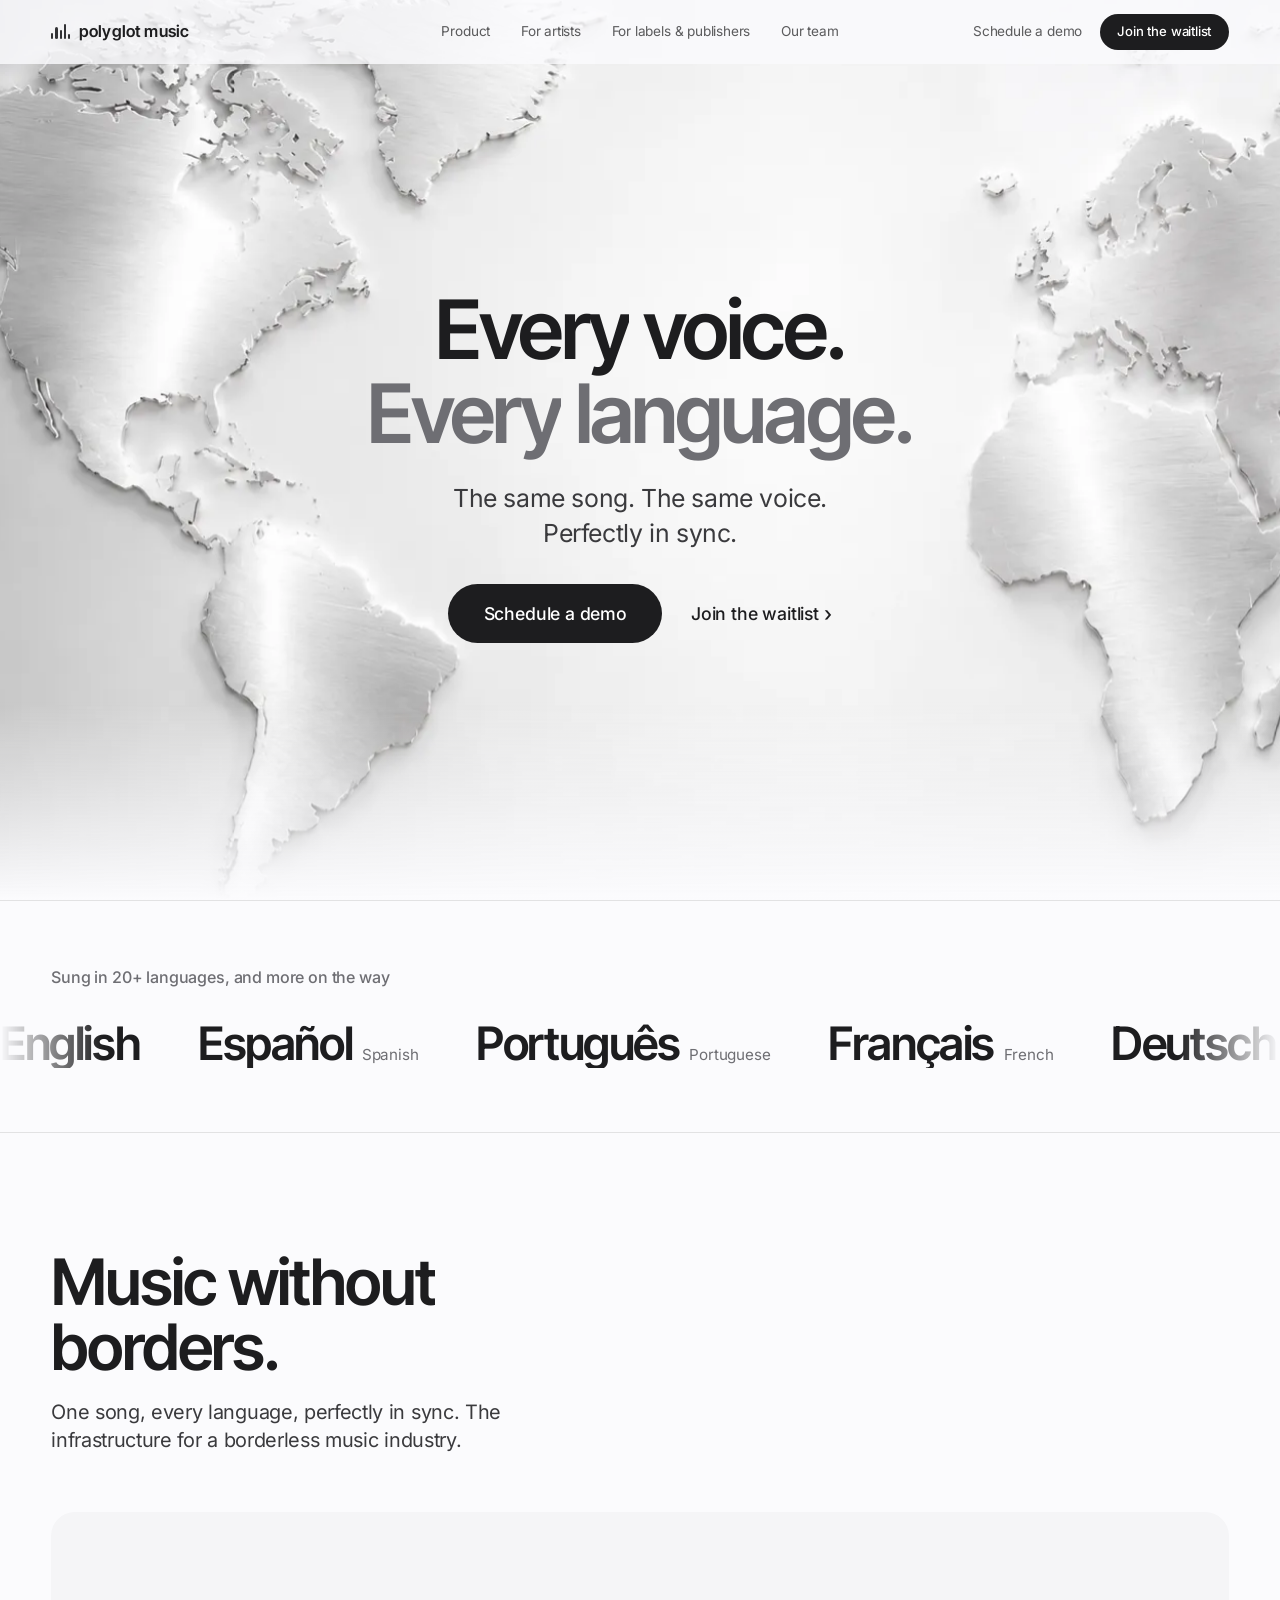
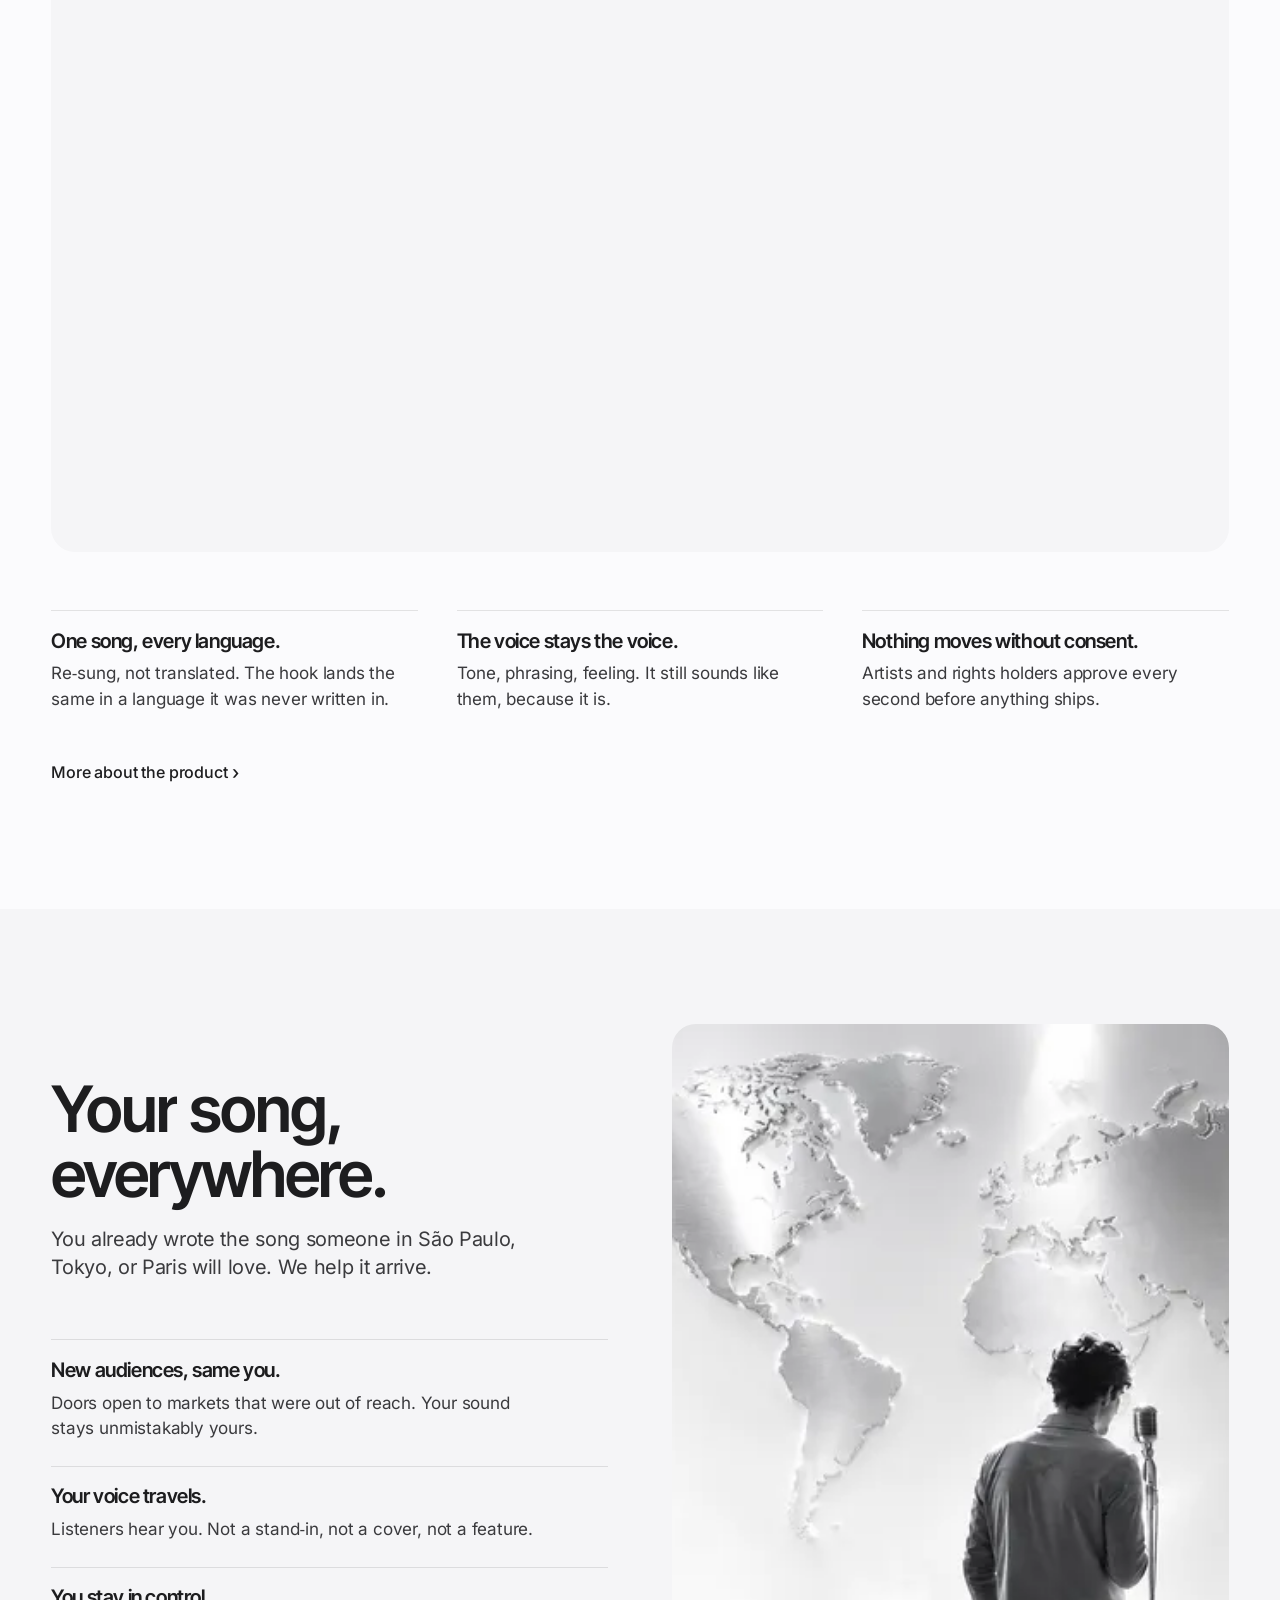
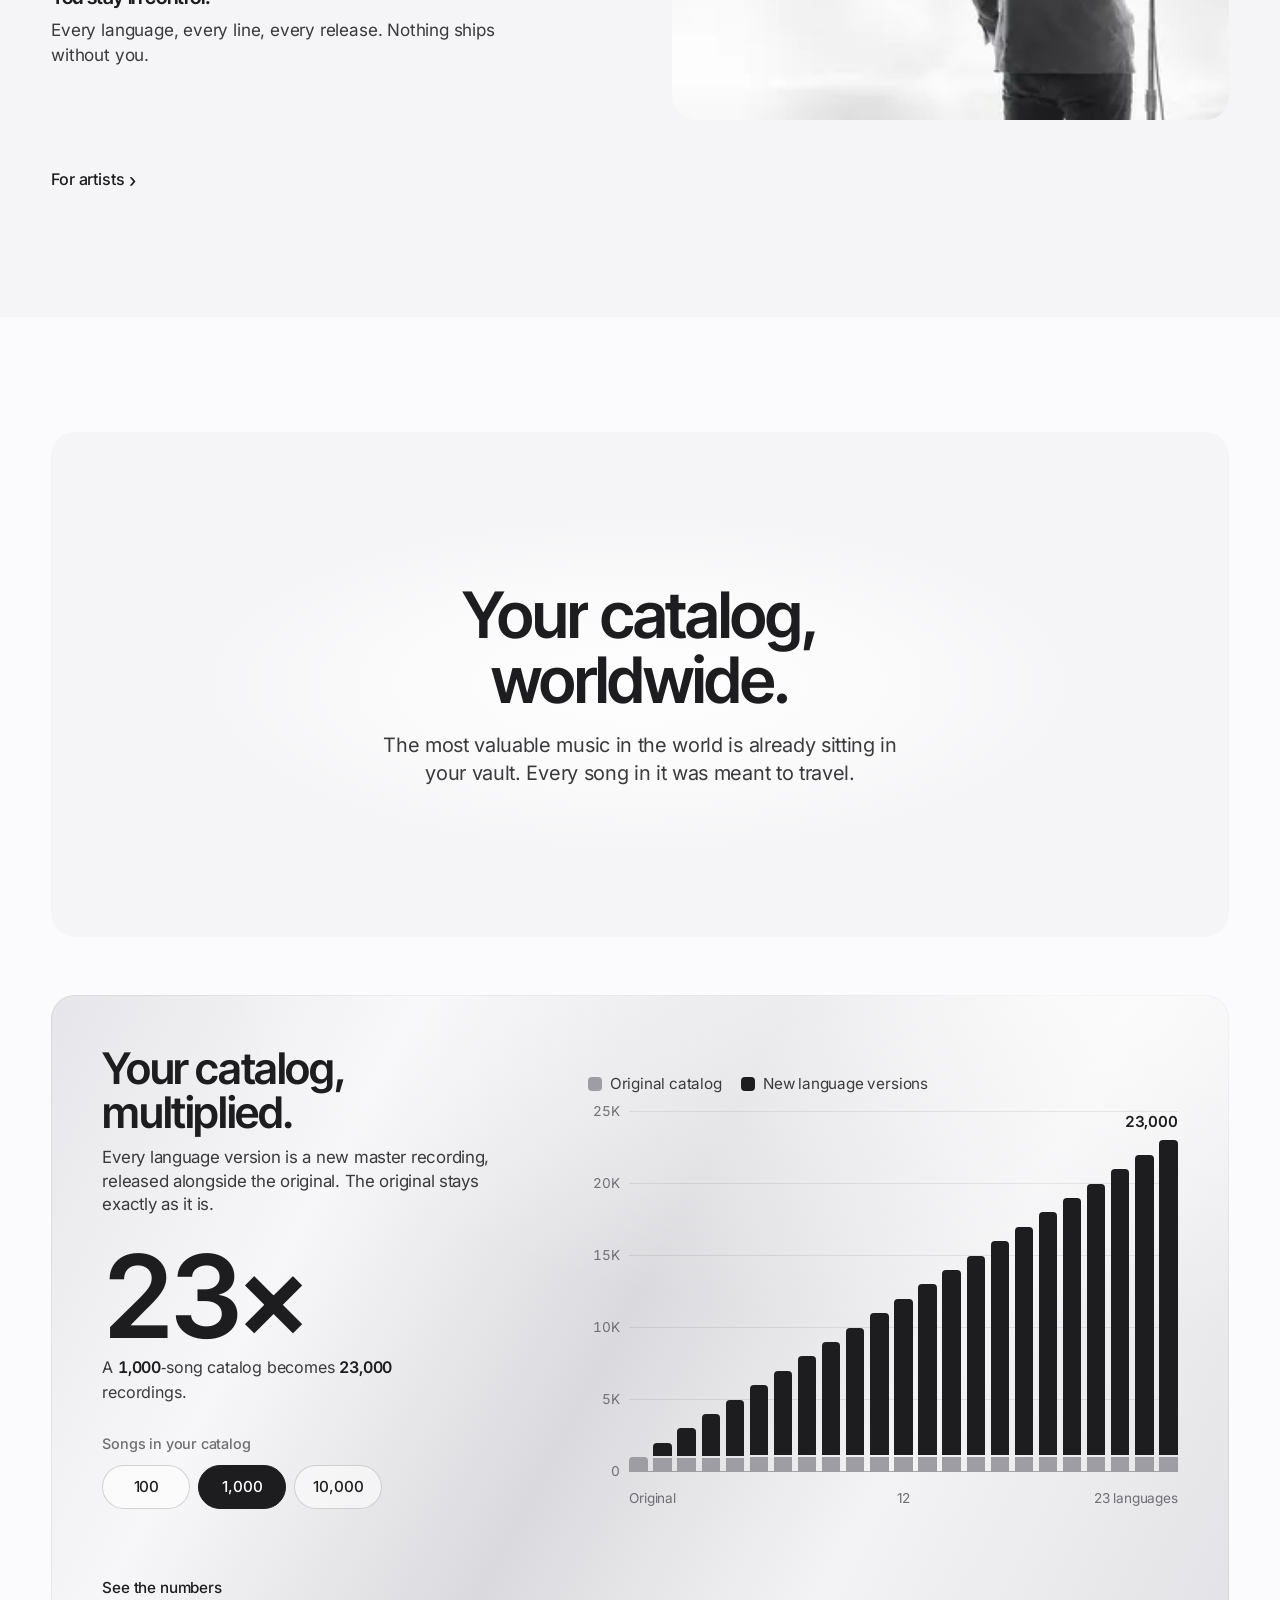
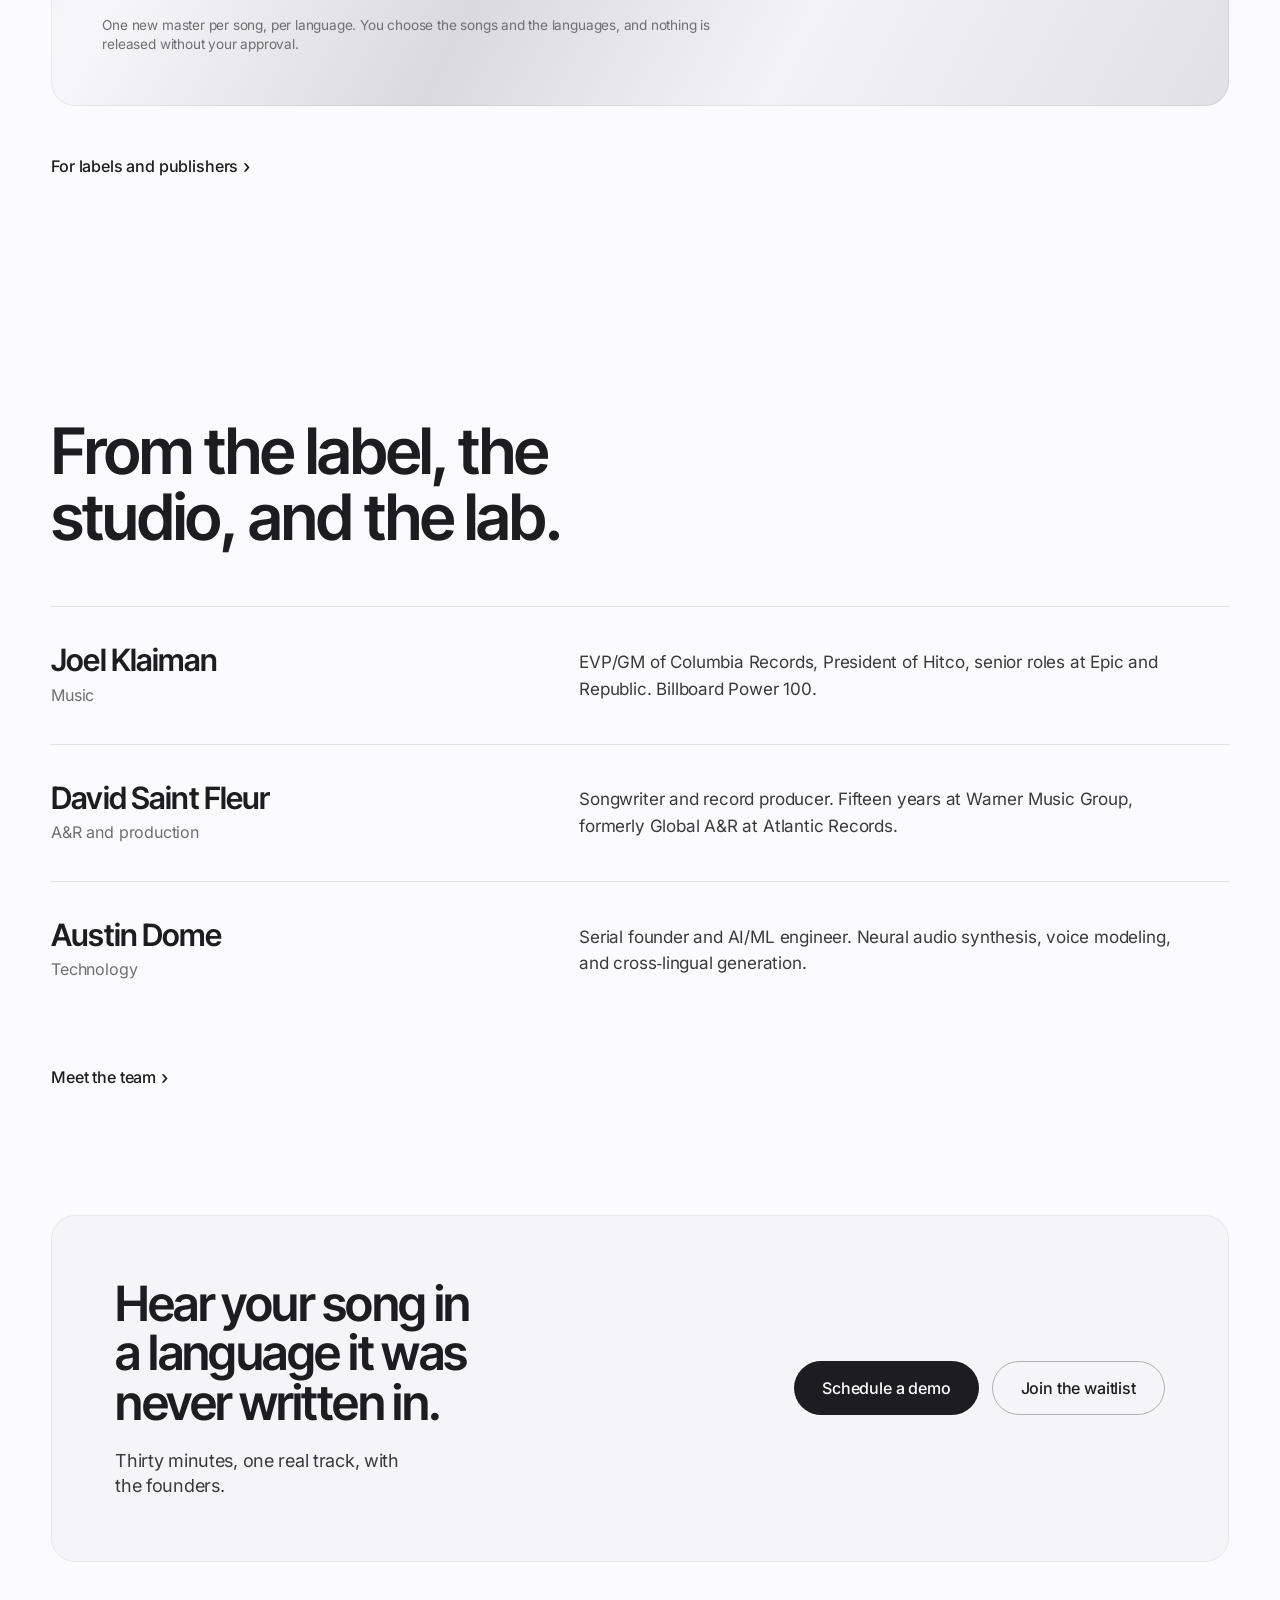
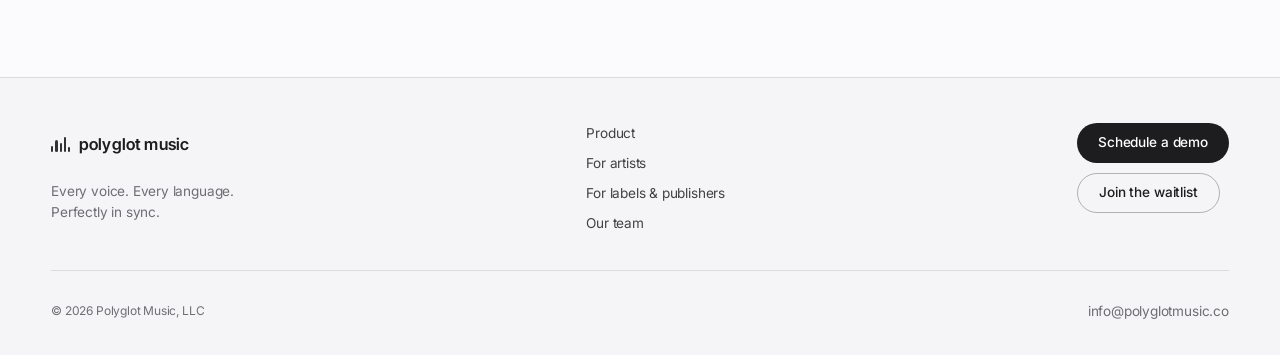
<file: index.html>
<!DOCTYPE html><html lang="en"><head><meta charset="UTF-8"><meta name="viewport" content="width=device-width, initial-scale=1.0, viewport-fit=cover"><link rel="preload" href="/assets/inter-tight-latin-wght-normal.DX-nOvPD.woff2" as="font" type="font/woff2" crossorigin><link rel="preload" href="/assets/inter-latin-wght-normal.Dx4kXJAl.woff2" as="font" type="font/woff2" crossorigin><title>Polyglot Music | Music Dubbing in the Artist&#39;s Own Voice</title><meta name="description" content="Polyglot Music is the global standard for making music borderless and accessible to all. Cross-lingual music dubbing in the artist's own voice, in 20+ languages."><meta name="robots" content="index, follow, max-image-preview:large"><link rel="canonical" href="https://www.polyglotmusic.co/"><meta property="og:type" content="website"><meta property="og:site_name" content="Polyglot Music"><meta property="og:locale" content="en_US"><meta property="og:title" content="Polyglot Music"><meta property="og:description" content="Every voice. Every language. Perfectly in sync."><meta property="og:url" content="https://www.polyglotmusic.co/"><meta property="og:image" content="https://www.polyglotmusic.co/og-image.png"><meta property="og:image:width" content="1200"><meta property="og:image:height" content="630"><meta property="og:image:alt" content="Polyglot Music. Every voice. Every language. Perfectly in sync."><meta name="twitter:card" content="summary_large_image"><meta name="twitter:title" content="Polyglot Music"><meta name="twitter:description" content="Every voice. Every language. Perfectly in sync."><meta name="twitter:image" content="https://www.polyglotmusic.co/og-image.png"><script type="application/ld+json">{"@context":"https://schema.org","@graph":[{"@type":"Organization","@id":"https://www.polyglotmusic.co/#org","name":"Polyglot Music","legalName":"Polyglot Music, LLC","alternateName":["Polyglot","polyglotmusic"],"url":"https://www.polyglotmusic.co/","logo":{"@type":"ImageObject","url":"https://www.polyglotmusic.co/icon-512.png","width":512,"height":512},"image":"https://www.polyglotmusic.co/og-image.png","email":"info@polyglotmusic.co","slogan":"Every voice. Every language. Perfectly in sync.","description":"Polyglot Music is the global standard for making music borderless and accessible to all. It releases songs in 20+ languages in the original artist’s own voice, for artists, record labels and music publishers, with rights holders approving every version.","knowsAbout":["Music dubbing","Song dubbing","Cross-lingual music","AI music","AI vocal generation","Multilingual music","Music localization","Music catalog growth","Music publishing","Record labels","Global music markets"],"founder":[{"@id":"https://www.polyglotmusic.co/team#joel-klaiman"},{"@id":"https://www.polyglotmusic.co/team#david-saint-fleur"},{"@id":"https://www.polyglotmusic.co/team#austin-dome"}],"areaServed":"Worldwide","contactPoint":{"@type":"ContactPoint","contactType":"sales","email":"info@polyglotmusic.co","url":"https://www.polyglotmusic.co/demo","availableLanguage":["English"]}},{"@type":"WebSite","@id":"https://www.polyglotmusic.co/#website","url":"https://www.polyglotmusic.co/","name":"Polyglot Music","alternateName":"Polyglot","publisher":{"@id":"https://www.polyglotmusic.co/#org"},"inLanguage":"en"},{"@type":"WebPage","@id":"https://www.polyglotmusic.co/#webpage","url":"https://www.polyglotmusic.co/","name":"Polyglot Music | Music Dubbing in the Artist's Own Voice","description":"Polyglot Music is the global standard for making music borderless and accessible to all. Cross-lingual music dubbing in the artist's own voice, in 20+ languages.","isPartOf":{"@id":"https://www.polyglotmusic.co/#website"},"about":{"@id":"https://www.polyglotmusic.co/#org"},"inLanguage":"en","primaryImageOfPage":"https://www.polyglotmusic.co/og-image.png"},{"@type":"Service","@id":"https://www.polyglotmusic.co/#service-all","name":"Music dubbing in the original voice","alternateName":["Cross-lingual music dubbing","Multilingual song versions","AI vocal dubbing for music"],"serviceType":"Music dubbing and localization","description":"New-language versions of existing songs in the original artist’s voice. Each version is a new master released alongside the original, approved by the artist and rights holders before release.","provider":{"@id":"https://www.polyglotmusic.co/#org"},"areaServed":"Worldwide","audience":[{"@type":"BusinessAudience","audienceType":"Recording artists"},{"@type":"BusinessAudience","audienceType":"Record labels"},{"@type":"BusinessAudience","audienceType":"Music publishers"},{"@type":"BusinessAudience","audienceType":"Artist managers"}],"availableLanguage":[{"@type":"Language","name":"English","alternateName":"en"},{"@type":"Language","name":"Spanish","alternateName":"es"},{"@type":"Language","name":"Portuguese","alternateName":"pt"},{"@type":"Language","name":"French","alternateName":"fr"},{"@type":"Language","name":"German","alternateName":"de"},{"@type":"Language","name":"Italian","alternateName":"it"},{"@type":"Language","name":"Russian","alternateName":"ru"},{"@type":"Language","name":"Mandarin","alternateName":"zh"},{"@type":"Language","name":"Cantonese","alternateName":"yue"},{"@type":"Language","name":"Japanese","alternateName":"ja"},{"@type":"Language","name":"Korean","alternateName":"ko"},{"@type":"Language","name":"Filipino","alternateName":"fil"},{"@type":"Language","name":"Vietnamese","alternateName":"vi"},{"@type":"Language","name":"Thai","alternateName":"th"},{"@type":"Language","name":"Indonesian","alternateName":"id"},{"@type":"Language","name":"Turkish","alternateName":"tr"},{"@type":"Language","name":"Dutch","alternateName":"nl"},{"@type":"Language","name":"Polish","alternateName":"pl"},{"@type":"Language","name":"Swedish","alternateName":"sv"},{"@type":"Language","name":"Ukrainian","alternateName":"uk"},{"@type":"Language","name":"Greek","alternateName":"el"},{"@type":"Language","name":"Romanian","alternateName":"ro"},{"@type":"Language","name":"Hebrew","alternateName":"he"}],"category":["Music technology","Music localization","AI music"]}]}</script><meta name="theme-color" content="#fbfbfd"><meta name="apple-mobile-web-app-title" content="Polyglot"><meta name="format-detection" content="telephone=no"><link rel="apple-touch-icon" sizes="180x180" href="/apple-touch-icon.png?v=2"><link rel="icon" href="/favicon.ico?v=2" sizes="48x48"><link rel="icon" type="image/png" sizes="48x48" href="/favicon-48x48.png?v=2"><link rel="icon" type="image/png" sizes="32x32" href="/favicon-32x32.png?v=2"><link rel="icon" type="image/png" sizes="16x16" href="/favicon-16x16.png?v=2"><link rel="icon" type="image/svg+xml" href="/favicon.svg?v=2"><link rel="manifest" href="/site.webmanifest?v=2"><script>document.documentElement.classList.add('js');</script><style>/*! tailwindcss v4.3.3 | MIT License | https://tailwindcss.com */
@layer properties{@supports (((-webkit-hyphens:none)) and (not (margin-trim:inline))) or ((-moz-orient:inline) and (not (color:rgb(from red r g b)))){*,:before,:after,::backdrop{--tw-rotate-x:initial;--tw-rotate-y:initial;--tw-rotate-z:initial;--tw-skew-x:initial;--tw-skew-y:initial;--tw-shadow:0 0 #0000;--tw-shadow-color:initial;--tw-shadow-alpha:100%;--tw-inset-shadow:0 0 #0000;--tw-inset-shadow-color:initial;--tw-inset-shadow-alpha:100%;--tw-ring-color:initial;--tw-ring-shadow:0 0 #0000;--tw-inset-ring-color:initial;--tw-inset-ring-shadow:0 0 #0000;--tw-ring-inset:initial;--tw-ring-offset-width:0px;--tw-ring-offset-color:#fff;--tw-ring-offset-shadow:0 0 #0000;--tw-ease:initial}}}@layer theme{:root,:host{--font-sans:"Inter Variable", -apple-system, BlinkMacSystemFont, "Segoe UI", sans-serif;--font-mono:ui-monospace, SFMono-Regular, Menlo, Monaco, Consolas, "Liberation Mono", "Courier New", monospace;--ease-out:cubic-bezier(.16, 1, .3, 1);--ease-in-out:cubic-bezier(.4, 0, .2, 1);--default-transition-duration:.15s;--default-transition-timing-function:cubic-bezier(.4, 0, .2, 1);--default-font-family:var(--font-sans);--default-mono-font-family:var(--font-mono);--color-bg:#fbfbfd;--color-tile:#f5f5f7;--color-ink:#1d1d1f;--color-body:#3a3a3d;--color-muted:#6e6e73;--color-line:#0000001a;--font-display:"Inter Tight Variable", "Inter Variable", -apple-system, BlinkMacSystemFont, sans-serif;--ease-soft:cubic-bezier(.22, 1, .36, 1)}}@layer base{*,:after,:before,::backdrop{box-sizing:border-box;border:0 solid;margin:0;padding:0}::file-selector-button{box-sizing:border-box;border:0 solid;margin:0;padding:0}html,:host{-webkit-text-size-adjust:100%;tab-size:4;line-height:1.5;font-family:var(--default-font-family,-apple-system, BlinkMacSystemFont, "Segoe UI", Roboto, "Helvetica Neue", "Noto Sans", Arial, sans-serif, "Apple Color Emoji", "Segoe UI Emoji", "Segoe UI Symbol", "Noto Color Emoji");font-feature-settings:var(--default-font-feature-settings,normal);font-variation-settings:var(--default-font-variation-settings,normal);-webkit-tap-highlight-color:transparent}hr{height:0;color:inherit;border-top-width:1px}abbr:where([title]){text-decoration:underline dotted}h1,h2,h3,h4,h5,h6{font-size:inherit;font-weight:inherit}a{color:inherit;-webkit-text-decoration:inherit;-webkit-text-decoration:inherit;-webkit-text-decoration:inherit;text-decoration:inherit}b,strong{font-weight:bolder}code,kbd,samp,pre{font-family:var(--default-mono-font-family,ui-monospace, SFMono-Regular, Menlo, Monaco, Consolas, "Liberation Mono", "Courier New", monospace);font-feature-settings:var(--default-mono-font-feature-settings,normal);font-variation-settings:var(--default-mono-font-variation-settings,normal);font-size:1em}small{font-size:80%}sub,sup{vertical-align:baseline;font-size:75%;line-height:0;position:relative}sub{bottom:-.25em}sup{top:-.5em}table{text-indent:0;border-color:inherit;border-collapse:collapse}:-moz-focusring:where(:not(iframe)){outline:auto}progress{vertical-align:baseline}summary{display:list-item}ol,ul,menu{list-style:none}img,svg,video,canvas,audio,iframe,embed,object{vertical-align:middle;display:block}img,video{max-width:100%;height:auto}button,input,select,optgroup,textarea{font:inherit;font-feature-settings:inherit;font-variation-settings:inherit;letter-spacing:inherit;color:inherit;opacity:1;background-color:#0000;border-radius:0}::file-selector-button{font:inherit;font-feature-settings:inherit;font-variation-settings:inherit;letter-spacing:inherit;color:inherit;opacity:1;background-color:#0000;border-radius:0}:where(select:is([multiple],[size])) optgroup{font-weight:bolder}:where(select:is([multiple],[size])) optgroup option{padding-inline-start:20px}::file-selector-button{margin-inline-end:4px}::placeholder{opacity:1}@supports (not ((-webkit-appearance:-apple-pay-button))) or (contain-intrinsic-size:1px){::placeholder{color:currentColor}@supports (color:color-mix(in lab, red, red)){::placeholder{color:color-mix(in oklab, currentcolor 50%, transparent)}}}textarea{resize:vertical}::-webkit-search-decoration{-webkit-appearance:none}::-webkit-date-and-time-value{min-height:1lh;text-align:inherit}::-webkit-datetime-edit{display:inline-flex}::-webkit-datetime-edit-fields-wrapper{padding:0}::-webkit-datetime-edit{padding-block:0}::-webkit-datetime-edit-year-field{padding-block:0}::-webkit-datetime-edit-month-field{padding-block:0}::-webkit-datetime-edit-day-field{padding-block:0}::-webkit-datetime-edit-hour-field{padding-block:0}::-webkit-datetime-edit-minute-field{padding-block:0}::-webkit-datetime-edit-second-field{padding-block:0}::-webkit-datetime-edit-millisecond-field{padding-block:0}::-webkit-datetime-edit-meridiem-field{padding-block:0}::-webkit-calendar-picker-indicator{line-height:1}:-moz-ui-invalid{box-shadow:none}button,input:where([type=button],[type=reset],[type=submit]){appearance:button}::file-selector-button{appearance:button}::-webkit-inner-spin-button{height:auto}::-webkit-outer-spin-button{height:auto}[hidden]:where(:not([hidden=until-found])){display:none!important}*{box-sizing:border-box;margin:0;padding:0}html{-webkit-text-size-adjust:100%;-moz-text-size-adjust:100%;text-size-adjust:100%;scroll-behavior:smooth;scroll-padding-top:var(--nav)}body{font-family:var(--font-sans);letter-spacing:-.011em;color:var(--color-ink);background:var(--color-bg);-webkit-font-smoothing:antialiased;-moz-osx-font-smoothing:grayscale;flex-direction:column;min-height:100svh;font-size:1.0625rem;line-height:1.55;display:flex;overflow-x:hidden}a{color:inherit;text-decoration:none}a,button,input,select,textarea{-webkit-tap-highlight-color:transparent;touch-action:manipulation}button{font:inherit;color:inherit;cursor:pointer;background:0 0;border:0}img,picture{max-width:100%;display:block}ul,ol{list-style:none}strong{font-weight:600}::selection{background:#1d1d1f24}:focus-visible{outline:2px solid var(--color-ink);outline-offset:3px;border-radius:4px}main{flex:1 0 auto;width:100%}@media (width<=40rem){:root{--nav:60px;--r-tile:18px}body{font-size:1rem}}@media (width>=110rem){:root{--wrap:1400px;--nav:72px;--r-tile:28px}body{font-size:1.125rem}}@media (width>=140rem){:root{--wrap:1640px;--nav:80px}body{font-size:1.1875rem}}}@layer components{.wrap{width:min(var(--wrap), 100% - 2 * var(--gutter));margin-inline:auto}.section{padding-block:var(--s-section)}.section.tinted{background:var(--color-tile)}main>.section:first-child{padding-top:clamp(2.5rem,6vw,4.5rem)}body.formpage{background:var(--color-tile)}.display{font-family:var(--font-display);letter-spacing:-.032em;color:var(--color-ink);text-wrap:balance;font-weight:600;line-height:1.02}.display .dim{color:var(--color-muted)}.h2{max-width:16ch;font-size:clamp(2.4rem,5vw,4.2rem)}.h1{max-width:15ch;font-size:clamp(2.6rem,5.4vw,4.6rem)}@media (width<=22.5rem){.h1,.h2{font-size:2.1rem}}@media (width>=110rem){.h2{font-size:4.8rem}.h1{font-size:5.2rem}.lede{max-width:42ch;font-size:1.6rem}.btn,.btn-ghost{min-height:54px;padding:.95rem 2rem;font-size:1.1rem}.link{font-size:1.1rem}}@media (width>=140rem){.h2{font-size:5.6rem}.h1{font-size:6rem}.lede{font-size:1.85rem}}.lede{letter-spacing:-.016em;color:var(--color-body);text-wrap:pretty;max-width:40ch;font-size:clamp(1.15rem,1.55vw,1.45rem);line-height:1.4}.prose{color:var(--color-body);max-width:60ch;font-size:1.0625rem;line-height:1.55}.btn,.btn-ghost{letter-spacing:-.01em;white-space:nowrap;border-radius:980px;justify-content:center;align-items:center;gap:.5rem;min-height:48px;padding:.85rem 1.75rem;font-size:1rem;font-weight:500;transition:background .2s,border-color .2s,transform .2s;display:inline-flex}.btn{color:#fff;background:var(--color-ink)}.btn:hover{background:#000}.btn-ghost{color:var(--color-ink);border:1px solid #00000047}.btn-ghost:hover{background:#0000000a;border-color:#0009}.btn:hover,.btn-ghost:hover{transform:translateY(-1px)}.btn:active,.btn-ghost:active{transform:scale(.98)}.link{letter-spacing:-.01em;min-height:44px;color:var(--color-ink);align-items:center;gap:.3rem;font-size:1rem;font-weight:500;transition:opacity .2s;display:inline-flex}.link .chev{font-size:1.15em;line-height:1;transition:transform .2s}.link:hover{opacity:.7}.link:hover .chev{transform:translate(2px)}.vh{clip:rect(0 0 0 0);clip-path:inset(50%);white-space:nowrap;width:1px;height:1px;position:absolute;overflow:hidden}.skip{z-index:100;background:var(--color-ink);color:#fff;border-radius:0 0 12px;padding:.7rem 1.2rem;font-weight:500;position:absolute;top:0;left:-9999px}.skip:focus{left:0}.tile{border-radius:var(--r-tile);background:var(--color-tile);isolation:isolate;position:relative;overflow:hidden}.tile>.photo{position:absolute;inset:0}.sheen{z-index:1;pointer-events:none;opacity:0;mix-blend-mode:overlay;background:linear-gradient(104deg,#0000 38%,#ffffff80 48%,#ffffffb8 51%,#ffffff80 54%,#0000 64%);position:absolute;inset:0;transform:translate(-55%)}.js .in .sheen{animation:5s cubic-bezier(.42,0,.3,1) .35s infinite both glint}@keyframes glint{0%{opacity:0;transform:translate(-55%)}8%{opacity:1}38%{opacity:1}46%{opacity:0;transform:translate(120%)}to{opacity:0;transform:translate(120%)}}.w{vertical-align:bottom;margin-bottom:-.12em;padding-bottom:.12em;display:inline-block;overflow:hidden}.w i{font-style:normal;display:inline-block}.js .w i{transform:translateY(115%)}.js .in .w i{transition:transform 1.1s var(--ease-out) var(--d,0s);transform:none}.js .w i.pre{transition:none!important;transform:translateY(115%)!important}.js .w i.out{transform:translateY(-115%)!important}.js .plate img{opacity:0;will-change:opacity, transform;transform:scale(1.05)}.js .in .plate img{opacity:1;transition:opacity 1.1s var(--ease-soft), transform 2.4s var(--ease-soft);transform:scale(1)}.js .rise{opacity:0;filter:blur(6px);will-change:opacity, transform, filter;transform:translateY(18px)}.js .in .rise{opacity:1;filter:blur();transition:opacity .95s var(--ease-out) var(--d,0s), transform 1.15s var(--ease-out) var(--d,0s), filter .95s var(--ease-out) var(--d,0s);transform:none}.js .rv{opacity:0;transition:opacity .9s var(--ease-out) calc(var(--i,0) * 90ms), transform 1s var(--ease-out) calc(var(--i,0) * 90ms);transform:translateY(22px)}.js .rv.on,.js.settled .rv{opacity:1;transform:none}@media (prefers-reduced-motion:reduce){html{scroll-behavior:auto}.sheen{display:none}.js .plate img,.js .rise,.js .w i,.js .rv{opacity:1;filter:none;transition:none;transform:none}}}@layer utilities{.visible{visibility:visible}.static{position:static}.block{display:block}.contents{display:contents}.flex{display:flex}.grid{display:grid}.hidden{display:none}.table{display:table}.grow{flex-grow:1}.transform{transform:var(--tw-rotate-x,) var(--tw-rotate-y,) var(--tw-rotate-z,) var(--tw-skew-x,) var(--tw-skew-y,)}.resize{resize:both}.shadow{--tw-shadow:0 1px 3px 0 var(--tw-shadow-color,#0000001a), 0 1px 2px -1px var(--tw-shadow-color,#0000001a);box-shadow:var(--tw-inset-shadow), var(--tw-inset-ring-shadow), var(--tw-ring-offset-shadow), var(--tw-ring-shadow), var(--tw-shadow)}.transition{transition-property:color,background-color,border-color,outline-color,text-decoration-color,fill,stroke,--tw-gradient-from,--tw-gradient-via,--tw-gradient-to,opacity,box-shadow,transform,translate,scale,rotate,filter,-webkit-backdrop-filter,backdrop-filter,display,content-visibility,overlay,pointer-events;transition-timing-function:var(--tw-ease,var(--default-transition-timing-function));transition-duration:var(--tw-duration,var(--default-transition-duration))}.ease-in-out{--tw-ease:var(--ease-in-out);transition-timing-function:var(--ease-in-out)}}@font-face{font-family:Inter Variable;font-style:normal;font-display:swap;font-weight:100 900;src:url(/assets/inter-cyrillic-ext-wght-normal.BOeWTOD4.woff2)format("woff2-variations");unicode-range:U+460-52F,U+1C80-1C8A,U+20B4,U+2DE0-2DFF,U+A640-A69F,U+FE2E-FE2F}@font-face{font-family:Inter Variable;font-style:normal;font-display:swap;font-weight:100 900;src:url(/assets/inter-cyrillic-wght-normal.DqGufNeO.woff2)format("woff2-variations");unicode-range:U+301,U+400-45F,U+490-491,U+4B0-4B1,U+2116}@font-face{font-family:Inter Variable;font-style:normal;font-display:swap;font-weight:100 900;src:url(/assets/inter-greek-ext-wght-normal.DlzME5K_.woff2)format("woff2-variations");unicode-range:U+1F??}@font-face{font-family:Inter Variable;font-style:normal;font-display:swap;font-weight:100 900;src:url(/assets/inter-greek-wght-normal.CkhJZR-_.woff2)format("woff2-variations");unicode-range:U+370-377,U+37A-37F,U+384-38A,U+38C,U+38E-3A1,U+3A3-3FF}@font-face{font-family:Inter Variable;font-style:normal;font-display:swap;font-weight:100 900;src:url(/assets/inter-vietnamese-wght-normal.CBcvBZtf.woff2)format("woff2-variations");unicode-range:U+102-103,U+110-111,U+128-129,U+168-169,U+1A0-1A1,U+1AF-1B0,U+300-301,U+303-304,U+308-309,U+323,U+329,U+1EA0-1EF9,U+20AB}@font-face{font-family:Inter Variable;font-style:normal;font-display:swap;font-weight:100 900;src:url(/assets/inter-latin-ext-wght-normal.DO1Apj_S.woff2)format("woff2-variations");unicode-range:U+100-2BA,U+2BD-2C5,U+2C7-2CC,U+2CE-2D7,U+2DD-2FF,U+304,U+308,U+329,U+1D00-1DBF,U+1E00-1E9F,U+1EF2-1EFF,U+2020,U+20A0-20AB,U+20AD-20C0,U+2113,U+2C60-2C7F,U+A720-A7FF}@font-face{font-family:Inter Variable;font-style:normal;font-display:swap;font-weight:100 900;src:url(/assets/inter-latin-wght-normal.Dx4kXJAl.woff2)format("woff2-variations");unicode-range:U+??,U+131,U+152-153,U+2BB-2BC,U+2C6,U+2DA,U+2DC,U+304,U+308,U+329,U+2000-206F,U+20AC,U+2122,U+2191,U+2193,U+2212,U+2215,U+FEFF,U+FFFD}@font-face{font-family:Inter Tight Variable;font-style:normal;font-display:swap;font-weight:100 900;src:url(/assets/inter-tight-cyrillic-ext-wght-normal.okcGN4Nq.woff2)format("woff2-variations");unicode-range:U+460-52F,U+1C80-1C8A,U+20B4,U+2DE0-2DFF,U+A640-A69F,U+FE2E-FE2F}@font-face{font-family:Inter Tight Variable;font-style:normal;font-display:swap;font-weight:100 900;src:url(/assets/inter-tight-cyrillic-wght-normal.BS41q_Tv.woff2)format("woff2-variations");unicode-range:U+301,U+400-45F,U+490-491,U+4B0-4B1,U+2116}@font-face{font-family:Inter Tight Variable;font-style:normal;font-display:swap;font-weight:100 900;src:url(/assets/inter-tight-greek-ext-wght-normal.DQgQPNk4.woff2)format("woff2-variations");unicode-range:U+1F??}@font-face{font-family:Inter Tight Variable;font-style:normal;font-display:swap;font-weight:100 900;src:url(/assets/inter-tight-greek-wght-normal.sS1B39LI.woff2)format("woff2-variations");unicode-range:U+370-377,U+37A-37F,U+384-38A,U+38C,U+38E-3A1,U+3A3-3FF}@font-face{font-family:Inter Tight Variable;font-style:normal;font-display:swap;font-weight:100 900;src:url(/assets/inter-tight-vietnamese-wght-normal.TKKdAiBA.woff2)format("woff2-variations");unicode-range:U+102-103,U+110-111,U+128-129,U+168-169,U+1A0-1A1,U+1AF-1B0,U+300-301,U+303-304,U+308-309,U+323,U+329,U+1EA0-1EF9,U+20AB}@font-face{font-family:Inter Tight Variable;font-style:normal;font-display:swap;font-weight:100 900;src:url(/assets/inter-tight-latin-ext-wght-normal.B4u9PlvR.woff2)format("woff2-variations");unicode-range:U+100-2BA,U+2BD-2C5,U+2C7-2CC,U+2CE-2D7,U+2DD-2FF,U+304,U+308,U+329,U+1D00-1DBF,U+1E00-1E9F,U+1EF2-1EFF,U+2020,U+20A0-20AB,U+20AD-20C0,U+2113,U+2C60-2C7F,U+A720-A7FF}@font-face{font-family:Inter Tight Variable;font-style:normal;font-display:swap;font-weight:100 900;src:url(/assets/inter-tight-latin-wght-normal.DX-nOvPD.woff2)format("woff2-variations");unicode-range:U+??,U+131,U+152-153,U+2BB-2BC,U+2C6,U+2DA,U+2DC,U+304,U+308,U+329,U+2000-206F,U+20AC,U+2122,U+2191,U+2193,U+2212,U+2215,U+FEFF,U+FFFD}:root{--nav:64px;--gutter:clamp(1.25rem, 4vw, 3.5rem);--wrap:1200px;--r-tile:24px;--r-field:12px;--s-section:clamp(4.5rem, 9vw, 8rem);--s-block:clamp(2.25rem, 4.5vw, 3.75rem);--s-group:1.25rem}@property --tw-rotate-x{syntax:"*";inherits:false}@property --tw-rotate-y{syntax:"*";inherits:false}@property --tw-rotate-z{syntax:"*";inherits:false}@property --tw-skew-x{syntax:"*";inherits:false}@property --tw-skew-y{syntax:"*";inherits:false}@property --tw-shadow{syntax:"*";inherits:false;initial-value:0 0 #0000}@property --tw-shadow-color{syntax:"*";inherits:false}@property --tw-shadow-alpha{syntax:"<percentage>";inherits:false;initial-value:100%}@property --tw-inset-shadow{syntax:"*";inherits:false;initial-value:0 0 #0000}@property --tw-inset-shadow-color{syntax:"*";inherits:false}@property --tw-inset-shadow-alpha{syntax:"<percentage>";inherits:false;initial-value:100%}@property --tw-ring-color{syntax:"*";inherits:false}@property --tw-ring-shadow{syntax:"*";inherits:false;initial-value:0 0 #0000}@property --tw-inset-ring-color{syntax:"*";inherits:false}@property --tw-inset-ring-shadow{syntax:"*";inherits:false;initial-value:0 0 #0000}@property --tw-ring-inset{syntax:"*";inherits:false}@property --tw-ring-offset-width{syntax:"<length>";inherits:false;initial-value:0}@property --tw-ring-offset-color{syntax:"*";inherits:false;initial-value:#fff}@property --tw-ring-offset-shadow{syntax:"*";inherits:false;initial-value:0 0 #0000}@property --tw-ease{syntax:"*";inherits:false}.brand[data-astro-cid-6bctqxxv]{min-height:44px;font-family:var(--font-display);letter-spacing:.01em;color:var(--color-ink);white-space:nowrap;align-items:center;gap:.55rem;font-size:1.02rem;font-weight:600;display:inline-flex}.eq[data-astro-cid-6bctqxxv]{align-items:flex-end;gap:2px;height:15px;display:inline-flex}.eq[data-astro-cid-6bctqxxv] i[data-astro-cid-6bctqxxv]{background:var(--color-ink);opacity:.9;transform-origin:bottom;border-radius:2px;width:2.2px}.eq[data-astro-cid-6bctqxxv] i[data-astro-cid-6bctqxxv]:first-child{height:6px}.eq[data-astro-cid-6bctqxxv] i[data-astro-cid-6bctqxxv]:nth-child(2){height:12px}.eq[data-astro-cid-6bctqxxv] i[data-astro-cid-6bctqxxv]:nth-child(3){height:9px}.eq[data-astro-cid-6bctqxxv] i[data-astro-cid-6bctqxxv]:nth-child(4){height:15px}.eq[data-astro-cid-6bctqxxv] i[data-astro-cid-6bctqxxv]:nth-child(5){height:5px}.beat[data-astro-cid-6bctqxxv] .eq[data-astro-cid-6bctqxxv] i[data-astro-cid-6bctqxxv]{animation:.612s ease-in-out infinite beat}.beat[data-astro-cid-6bctqxxv] .eq[data-astro-cid-6bctqxxv] i[data-astro-cid-6bctqxxv]:nth-child(2){animation-delay:80ms}.beat[data-astro-cid-6bctqxxv] .eq[data-astro-cid-6bctqxxv] i[data-astro-cid-6bctqxxv]:nth-child(3){animation-delay:.16s}.beat[data-astro-cid-6bctqxxv] .eq[data-astro-cid-6bctqxxv] i[data-astro-cid-6bctqxxv]:nth-child(4){animation-delay:.24s}.beat[data-astro-cid-6bctqxxv] .eq[data-astro-cid-6bctqxxv] i[data-astro-cid-6bctqxxv]:nth-child(5){animation-delay:.32s}@keyframes beat{0%,to{transform:scaleY(.5)}50%{transform:scaleY(1)}}@media (prefers-reduced-motion:reduce){.beat[data-astro-cid-6bctqxxv] .eq[data-astro-cid-6bctqxxv] i[data-astro-cid-6bctqxxv]{animation:none}}.topbar[data-astro-cid-wpvy4v7s]{z-index:30;min-height:var(--nav);padding:0 max(var(--gutter),env(safe-area-inset-left)) 0 max(var(--gutter),env(safe-area-inset-right));-webkit-backdrop-filter:blur(20px)saturate(1.8);background:#fbfbfdd1;border-bottom:1px solid #0000;grid-template-columns:1fr auto 1fr;align-items:center;gap:1.25rem;transition:background .3s,border-color .3s;display:grid;position:sticky;top:0}.topbar[data-astro-cid-wpvy4v7s].transparent{-webkit-backdrop-filter:none;background:0 0}.scrolled .topbar[data-astro-cid-wpvy4v7s]{border-bottom-color:var(--color-line);-webkit-backdrop-filter:blur(20px)saturate(1.8);background:#fbfbfdf0}.topbar[data-astro-cid-wpvy4v7s]>.brand{justify-self:start}.mainnav[data-astro-cid-wpvy4v7s]{justify-self:center;align-items:center;gap:clamp(1rem,2.4vw,2.2rem);display:flex}.mainnav[data-astro-cid-wpvy4v7s] a[data-astro-cid-wpvy4v7s],.navdemo[data-astro-cid-wpvy4v7s]{color:#1d1d1fb8;white-space:nowrap;align-items:center;min-height:44px;font-size:.85rem;transition:color .2s;display:inline-flex}.mainnav[data-astro-cid-wpvy4v7s] a[data-astro-cid-wpvy4v7s]:hover,.mainnav[data-astro-cid-wpvy4v7s] a[data-astro-cid-wpvy4v7s].active,.navdemo[data-astro-cid-wpvy4v7s]:hover{color:#000}.actions[data-astro-cid-wpvy4v7s]{justify-self:end;align-items:center;gap:1.1rem;display:flex}.pill[data-astro-cid-wpvy4v7s]{color:#fff;background:var(--color-ink);white-space:nowrap;border-radius:980px;align-items:center;min-height:36px;padding:0 1.1rem;font-size:.82rem;font-weight:500;transition:background .2s;display:inline-flex}.pill[data-astro-cid-wpvy4v7s]:hover{background:#000}.toggle[data-astro-cid-wpvy4v7s]{border-radius:12px;flex-direction:column;justify-content:center;align-items:center;gap:6px;width:44px;height:44px;margin-right:-11px;display:none}.toggle[data-astro-cid-wpvy4v7s] span[data-astro-cid-wpvy4v7s]{background:var(--color-ink);border-radius:2px;width:20px;height:1.8px;display:block}.menu[data-astro-cid-wpvy4v7s]{z-index:50;overscroll-behavior:contain;background:var(--color-bg);padding:calc(env(safe-area-inset-top) + 5.4rem) max(1.4rem,env(safe-area-inset-right)) max(2rem,env(safe-area-inset-bottom)) max(1.4rem,env(safe-area-inset-left));opacity:0;pointer-events:none;flex-direction:column;transition:opacity .3s;display:flex;position:fixed;inset:0;overflow-y:auto}.nav-open .menu[data-astro-cid-wpvy4v7s]{opacity:1;pointer-events:auto}.menu-top[data-astro-cid-wpvy4v7s]{min-height:var(--nav);padding:env(safe-area-inset-top) max(1.1rem,env(safe-area-inset-right)) 0 max(1.1rem,env(safe-area-inset-left));justify-content:space-between;align-items:center;display:flex;position:absolute;top:0;left:0;right:0}.close[data-astro-cid-wpvy4v7s]{border-radius:12px;width:44px;height:44px;margin-right:-11px;position:relative}.close[data-astro-cid-wpvy4v7s] span[data-astro-cid-wpvy4v7s]{background:var(--color-ink);border-radius:2px;width:22px;height:1.8px;margin:-1px 0 0 -11px;position:absolute;top:50%;left:50%}.close[data-astro-cid-wpvy4v7s] span[data-astro-cid-wpvy4v7s]:first-child{transform:rotate(45deg)}.close[data-astro-cid-wpvy4v7s] span[data-astro-cid-wpvy4v7s]:nth-child(2){transform:rotate(-45deg)}.menu[data-astro-cid-wpvy4v7s]>a[data-astro-cid-wpvy4v7s]:not(.cta){min-height:60px;font-family:var(--font-display);letter-spacing:-.025em;color:var(--color-ink);border-bottom:1px solid var(--color-line);opacity:0;justify-content:space-between;align-items:center;font-size:1.45rem;font-weight:600;transition:transform .35s,opacity .35s;display:flex;transform:translateY(8px)}.menu[data-astro-cid-wpvy4v7s]>a[data-astro-cid-wpvy4v7s]:not(.cta):after{content:"›";color:var(--color-muted);font-size:1.5rem;font-weight:400}.menu[data-astro-cid-wpvy4v7s]>a[data-astro-cid-wpvy4v7s].active{color:var(--color-muted)}.nav-open .menu[data-astro-cid-wpvy4v7s]>a[data-astro-cid-wpvy4v7s]{opacity:1;transform:none}.menu[data-astro-cid-wpvy4v7s]>a[data-astro-cid-wpvy4v7s]:first-of-type{transition-delay:30ms}.menu[data-astro-cid-wpvy4v7s]>a[data-astro-cid-wpvy4v7s]:nth-of-type(2){transition-delay:60ms}.menu[data-astro-cid-wpvy4v7s]>a[data-astro-cid-wpvy4v7s]:nth-of-type(3){transition-delay:90ms}.menu[data-astro-cid-wpvy4v7s]>a[data-astro-cid-wpvy4v7s]:nth-of-type(4){transition-delay:.12s}.cta[data-astro-cid-wpvy4v7s]{border-radius:980px;justify-content:center;align-items:center;width:100%;min-height:52px;font-size:1.05rem;font-weight:500;display:flex}.cta[data-astro-cid-wpvy4v7s].primary{color:#fff;background:var(--color-ink);margin-top:2rem}.cta[data-astro-cid-wpvy4v7s].ghost{border:1px solid #0000004d;margin-top:.7rem}@media (width<=63.99rem){.mainnav[data-astro-cid-wpvy4v7s],.navdemo[data-astro-cid-wpvy4v7s]{display:none}.toggle[data-astro-cid-wpvy4v7s]{display:flex}.topbar[data-astro-cid-wpvy4v7s]{padding-left:max(1.1rem,env(safe-area-inset-left));padding-right:max(1.1rem,env(safe-area-inset-right));grid-template-columns:minmax(0,1fr) auto}.actions[data-astro-cid-wpvy4v7s]{grid-column:2;gap:.75rem}}@media (width<=40rem){.pill[data-astro-cid-wpvy4v7s]{display:none}}@media (width>=110rem){.mainnav[data-astro-cid-wpvy4v7s] a[data-astro-cid-wpvy4v7s],.navdemo[data-astro-cid-wpvy4v7s]{font-size:1rem}.pill[data-astro-cid-wpvy4v7s]{min-height:42px;padding:0 1.35rem;font-size:.95rem}}@media (hover:none){.mainnav[data-astro-cid-wpvy4v7s] a[data-astro-cid-wpvy4v7s]:hover,.navdemo[data-astro-cid-wpvy4v7s]:hover{color:#1d1d1fb8}}.footer[data-astro-cid-jo6i4kqk]{z-index:2;background:var(--color-tile);border-top:1px solid var(--color-line);padding:clamp(2.4rem,5vh,3.2rem) 0 max(1.3rem,env(safe-area-inset-bottom));margin-top:auto;position:relative}.top[data-astro-cid-jo6i4kqk]{flex-wrap:wrap;justify-content:space-between;align-items:flex-start;gap:2.2rem clamp(2rem,6vw,5rem);display:flex}.tag[data-astro-cid-jo6i4kqk]{color:var(--color-muted);margin-top:.9rem;font-size:.85rem;line-height:1.55}.fnav[data-astro-cid-jo6i4kqk]{flex-direction:column;gap:.55rem;display:flex}.fnav[data-astro-cid-jo6i4kqk] a[data-astro-cid-jo6i4kqk]{color:#424245;align-items:center;font-size:.85rem;transition:color .2s;display:inline-flex}.fnav[data-astro-cid-jo6i4kqk] a[data-astro-cid-jo6i4kqk]:hover{color:#000}.fcta[data-astro-cid-jo6i4kqk]{flex-direction:column;align-items:flex-start;gap:.6rem;display:flex}.small[data-astro-cid-jo6i4kqk]{min-height:40px;padding:.55rem 1.3rem;font-size:.85rem}.bottom[data-astro-cid-jo6i4kqk]{border-top:1px solid var(--color-line);flex-wrap:wrap;justify-content:space-between;align-items:center;gap:.8rem 2rem;margin-top:clamp(1.8rem,4vh,2.6rem);padding-top:1.2rem;display:flex}.cp[data-astro-cid-jo6i4kqk]{color:var(--color-muted);font-size:.75rem}.mail[data-astro-cid-jo6i4kqk]{color:#6e6e73;border-radius:999px;align-items:center;min-height:44px;margin-right:-.9rem;padding:0 .9rem;scroll-margin-bottom:2rem;font-size:.85rem;transition:color .2s;display:inline-flex;position:relative}.mail[data-astro-cid-jo6i4kqk]:hover{color:#000}.addr[data-astro-cid-jo6i4kqk]{position:relative}.addr[data-astro-cid-jo6i4kqk]:after{content:"";transform-origin:0;background:currentColor;height:1.5px;position:absolute;bottom:-2px;left:0;right:0;transform:scaleX(0)}.copied[data-astro-cid-jo6i4kqk]{background:var(--color-ink);color:#fff;white-space:nowrap;opacity:0;pointer-events:none;border-radius:8px;padding:.3rem .65rem;font-size:.75rem;transition:opacity .2s,transform .2s;position:absolute;bottom:calc(100% - .2rem);right:.9rem;transform:translateY(4px)}.copied[data-astro-cid-jo6i4kqk].show{opacity:1;transform:none}.mail[data-astro-cid-jo6i4kqk].ping{color:var(--color-ink);transform-origin:100%;animation:mailglow 2.4s var(--ease-out) both}.mail[data-astro-cid-jo6i4kqk].ping .addr[data-astro-cid-jo6i4kqk]{background:linear-gradient(100deg,#1d1d1f 0% 38%,#c9c9ce 50%,#1d1d1f 62% 100%) 0 0/250% 100%;color:#0000;-webkit-background-clip:text;background-clip:text;font-weight:600;animation:1.4s ease-in-out .2s 2 mailsheen}.mail[data-astro-cid-jo6i4kqk].ping .addr[data-astro-cid-jo6i4kqk]:after{transition:transform .7s .35s var(--ease-out);transform:scaleX(1)}@keyframes mailglow{0%{background:#1d1d1f00;transform:scale(1);box-shadow:0 0 #1d1d1f00}18%{background:#fff;transform:scale(1.08);box-shadow:0 0 0 1px #0000001a,0 10px 30px #0000001f}70%{background:#fff;transform:scale(1.04);box-shadow:0 0 0 1px #0000001a,0 10px 30px #0000001f}to{background:#fff;transform:scale(1);box-shadow:0 0 0 1px #00000014}}@keyframes mailsheen{0%{background-position:100% 0}to{background-position:0 0}}@media (prefers-reduced-motion:reduce){.mail[data-astro-cid-jo6i4kqk].ping,.mail[data-astro-cid-jo6i4kqk].ping .addr[data-astro-cid-jo6i4kqk]{animation:none}.mail[data-astro-cid-jo6i4kqk].ping{background:#fff;box-shadow:0 0 0 1px #0000001a}.mail[data-astro-cid-jo6i4kqk].ping .addr[data-astro-cid-jo6i4kqk]{color:var(--color-ink);background:0 0}}@media (width<=47.99rem){.top[data-astro-cid-jo6i4kqk]{flex-direction:column;align-items:stretch;gap:1.6rem}.fnav[data-astro-cid-jo6i4kqk]{grid-template-columns:repeat(2,minmax(0,1fr));gap:0 1.2rem;display:grid}.fnav[data-astro-cid-jo6i4kqk] a[data-astro-cid-jo6i4kqk]{border-top:1px solid var(--color-line);min-height:48px;font-size:.95rem}.fcta[data-astro-cid-jo6i4kqk]{grid-template-columns:repeat(2,minmax(0,1fr));gap:.6rem;display:grid}.fcta[data-astro-cid-jo6i4kqk] .small[data-astro-cid-jo6i4kqk]{width:100%;min-height:48px;padding:.7rem 1rem;font-size:.92rem}.bottom[data-astro-cid-jo6i4kqk]{margin-top:1.6rem}}@media (width<=22.5rem){.fnav[data-astro-cid-jo6i4kqk],.fcta[data-astro-cid-jo6i4kqk]{grid-template-columns:1fr}}
.hero[data-astro-cid-ge2uvauf]{min-height:100svh;margin-top:calc(var(--nav) * -1);padding:calc(var(--nav) + 2rem) var(--gutter) 4rem;place-items:center;display:grid;position:relative;overflow:hidden}.plate[data-astro-cid-ge2uvauf]{z-index:0;width:134%;position:absolute;top:0;bottom:0;left:-2.2%}.hero[data-astro-cid-ge2uvauf]:after{content:"";z-index:1;pointer-events:none;background:linear-gradient(to top,var(--color-bg),transparent);height:22%;position:absolute;bottom:0;left:0;right:0}.copy[data-astro-cid-ge2uvauf]{text-align:center;width:min(52rem,100%)}.copy[data-astro-cid-ge2uvauf]>[data-astro-cid-ge2uvauf]:not(.stage),.stage[data-astro-cid-ge2uvauf]>h1[data-astro-cid-ge2uvauf]{z-index:2;position:relative}.sheen[data-astro-cid-ge2uvauf]{z-index:1}.display[data-astro-cid-ge2uvauf]{letter-spacing:-.035em;font-size:clamp(2.75rem,min(6.4vw,13vh),6rem);line-height:1.02}.hl[data-astro-cid-ge2uvauf]{display:block}.ln[data-astro-cid-ge2uvauf]{white-space:nowrap;display:block}.ln2[data-astro-cid-ge2uvauf]{color:var(--color-muted)}.tagline[data-astro-cid-ge2uvauf]{letter-spacing:-.016em;max-width:30ch;color:var(--color-body);margin:clamp(1rem,2.8vh,1.6rem) auto 0;font-size:clamp(1.15rem,min(2vw,3.6vh),1.55rem);line-height:1.4}.ctas[data-astro-cid-ge2uvauf]{flex-wrap:wrap;justify-content:center;align-items:center;gap:1rem 1.8rem;margin-top:clamp(1.4rem,3.8vh,2.4rem);display:flex}.ctas[data-astro-cid-ge2uvauf] .btn[data-astro-cid-ge2uvauf]{min-height:54px;padding:1rem 2.2rem;font-size:1.1rem}.ctas[data-astro-cid-ge2uvauf] .link[data-astro-cid-ge2uvauf]{font-size:1.1rem}@media (orientation:landscape) and (width<=73.75rem){.plate[data-astro-cid-ge2uvauf]{width:136%;left:-7.5%}}@media (width>=73.76rem) and (aspect-ratio>=1.85){.plate[data-astro-cid-ge2uvauf]{width:112%;left:-6%}}@media (width>=73.76rem) and (aspect-ratio>=2.2){.plate[data-astro-cid-ge2uvauf]{width:100%;left:0}}@media (width<=63.99rem) and (orientation:portrait){.hero[data-astro-cid-ge2uvauf]{padding-top:calc(var(--nav) + 1.5rem);flex-direction:column;justify-content:center;padding-bottom:3.5rem;display:flex}.hero[data-astro-cid-ge2uvauf]:after{display:none}.copy[data-astro-cid-ge2uvauf]{width:100%;margin-inline:auto}.stage[data-astro-cid-ge2uvauf]{margin-inline:calc(var(--gutter) * -1);place-items:center;min-height:calc(60.8vw + 2rem);display:grid;position:relative}.plate[data-astro-cid-ge2uvauf]{aspect-ratio:1672/941;width:108%;top:50%;bottom:auto;left:-4%;transform:translateY(-50%);-webkit-mask-image:linear-gradient(#0000,#000 22% 78%,#0000);mask-image:linear-gradient(#0000,#000 22% 78%,#0000)}.plate[data-astro-cid-ge2uvauf]:after{content:"";background:radial-gradient(64% 52%,#fbfbfdcc,#fbfbfd61 62%,#fbfbfd00);position:absolute;inset:0}.stage[data-astro-cid-ge2uvauf]>h1[data-astro-cid-ge2uvauf]{padding-inline:var(--gutter)}.ln[data-astro-cid-ge2uvauf]{white-space:normal}.display[data-astro-cid-ge2uvauf]{font-size:clamp(2.5rem,7.5vw,4.4rem)}.tagline[data-astro-cid-ge2uvauf]{margin-top:clamp(1.25rem,4vw,2rem)}}@media (width<=47.99rem) and (orientation:portrait){.copy[data-astro-cid-ge2uvauf]{width:min(34rem,100%)}.display[data-astro-cid-ge2uvauf]{font-size:clamp(2.6rem,11.5vw,3.6rem)}.tagline[data-astro-cid-ge2uvauf]{max-width:22ch;font-size:1.15rem}.ctas[data-astro-cid-ge2uvauf]{flex-direction:column;gap:.75rem;width:min(320px,100%);margin-inline:auto}.ctas[data-astro-cid-ge2uvauf] .btn[data-astro-cid-ge2uvauf]{width:100%;font-size:1.05rem}}@media (orientation:landscape) and (height<=35rem) and (width<=63.99rem){.hero[data-astro-cid-ge2uvauf]{min-height:0;padding-bottom:3.5rem}.display[data-astro-cid-ge2uvauf]{font-size:clamp(1.9rem,4.8vw,2.5rem)}.tagline[data-astro-cid-ge2uvauf]{margin-top:.6rem;font-size:1rem}.ctas[data-astro-cid-ge2uvauf]{margin-top:1rem}.ctas[data-astro-cid-ge2uvauf] .btn[data-astro-cid-ge2uvauf]{min-height:40px;padding:.7rem 1.5rem;font-size:.95rem}}.strip[data-astro-cid-4q6bsggx]{border-top:1px solid var(--color-line);border-bottom:1px solid var(--color-line);background:var(--color-bg);padding:clamp(2.5rem,5vw,4rem) 0}.head[data-astro-cid-4q6bsggx]{margin-bottom:clamp(1.25rem,2.5vw,1.75rem)}.lbl[data-astro-cid-4q6bsggx]{color:var(--color-muted);letter-spacing:-.01em;font-size:1rem;font-weight:500}.ticker[data-astro-cid-4q6bsggx]{overflow:hidden;-webkit-mask-image:linear-gradient(90deg,#0000,#000 8% 92%,#0000);mask-image:linear-gradient(90deg,#0000,#000 8% 92%,#0000)}.track[data-astro-cid-4q6bsggx]{align-items:baseline;width:max-content;animation:120s linear infinite drift;display:flex}.strip[data-astro-cid-4q6bsggx]:hover .track[data-astro-cid-4q6bsggx]{animation-play-state:paused}.lang[data-astro-cid-4q6bsggx]{white-space:nowrap;align-items:baseline;gap:.6rem;padding-right:clamp(2.25rem,4.5vw,4rem);display:inline-flex}.n[data-astro-cid-4q6bsggx]{font-family:var(--font-display);letter-spacing:-.03em;color:var(--color-ink);font-size:clamp(1.9rem,3.6vw,3.2rem);font-weight:600;line-height:1.1}.e[data-astro-cid-4q6bsggx]{color:var(--color-muted);font-size:.95rem}.more[data-astro-cid-4q6bsggx] .n[data-astro-cid-4q6bsggx]{color:var(--color-muted);font-weight:500}@keyframes drift{to{transform:translate(-50%)}}@media (width>=110rem){.lbl[data-astro-cid-4q6bsggx]{font-size:1.15rem}}@media (prefers-reduced-motion:reduce){.track[data-astro-cid-4q6bsggx]{width:auto;padding:0 var(--gutter);flex-wrap:wrap;row-gap:1rem;animation:none}.ticker[data-astro-cid-4q6bsggx]{-webkit-mask-image:none;mask-image:none}.track[data-astro-cid-4q6bsggx]>.lang[data-astro-cid-4q6bsggx]:nth-child(n+25){display:none}}
.display[data-astro-cid-wlthrclk]{align-content:end;display:grid}.hl[data-astro-cid-wlthrclk]{display:block}
.photo[data-astro-cid-xjdomtpr]{width:100%;height:100%;display:block}.photo[data-astro-cid-xjdomtpr] img[data-astro-cid-xjdomtpr]{object-fit:cover;object-position:var(--pos,50% 50%);width:100%;height:100%}.statement[data-astro-cid-zx4qcpyt]{gap:var(--s-group);display:grid}.statement[data-astro-cid-zx4qcpyt] .display{align-content:end;margin:0;display:grid}.center[data-astro-cid-zx4qcpyt]{text-align:center;justify-items:center}.center[data-astro-cid-zx4qcpyt] .lede[data-astro-cid-zx4qcpyt]{margin-inline:auto}.cta[data-astro-cid-hwvj6ntz]{padding-top:0}.cta[data-astro-cid-hwvj6ntz].ink{padding-top:var(--s-block)}.band[data-astro-cid-hwvj6ntz]{outline-offset:-1px;outline:1px solid #0000000f;align-items:center;min-height:clamp(280px,34vh,400px);display:grid}.inner[data-astro-cid-hwvj6ntz]{z-index:2;grid-template-columns:minmax(0,7fr) minmax(0,5fr);align-items:center;gap:2rem clamp(2rem,5vw,5rem);padding:clamp(2.25rem,5vw,4.25rem);display:grid;position:relative}.text[data-astro-cid-hwvj6ntz]{gap:var(--s-group);display:grid}.inner[data-astro-cid-hwvj6ntz] .display[data-astro-cid-hwvj6ntz]{max-width:14ch;font-size:clamp(2rem,3.8vw,4.2rem)}.inner[data-astro-cid-hwvj6ntz] .lede[data-astro-cid-hwvj6ntz]{max-width:34ch;font-size:clamp(1.05rem,1.4vw,1.6rem)}.ctas[data-astro-cid-hwvj6ntz]{flex-wrap:wrap;justify-content:flex-end;gap:.8rem;display:flex}.ink[data-astro-cid-hwvj6ntz] .band[data-astro-cid-hwvj6ntz]{background:var(--color-ink);min-height:clamp(260px,32vh,380px)}.ink[data-astro-cid-hwvj6ntz] .display[data-astro-cid-hwvj6ntz]{color:#fff}.ink[data-astro-cid-hwvj6ntz] .lede[data-astro-cid-hwvj6ntz]{color:#ffffffb8}.ink[data-astro-cid-hwvj6ntz] .btn[data-astro-cid-hwvj6ntz]{color:var(--color-ink);background:#fff}.ink[data-astro-cid-hwvj6ntz] .btn[data-astro-cid-hwvj6ntz]:hover{background:#f5f5f7}.ink[data-astro-cid-hwvj6ntz] .btn-ghost[data-astro-cid-hwvj6ntz]{color:#fff;border-color:#fff6}.ink[data-astro-cid-hwvj6ntz] .btn-ghost[data-astro-cid-hwvj6ntz]:hover{background:#ffffff14;border-color:#fff}@media (width<=63.99rem){.band[data-astro-cid-hwvj6ntz]{min-height:0}.inner[data-astro-cid-hwvj6ntz]{grid-template-columns:1fr;align-items:start}.ctas[data-astro-cid-hwvj6ntz]{justify-content:flex-start}}@media (width<=40rem){.band[data-astro-cid-hwvj6ntz]{min-height:0}.inner[data-astro-cid-hwvj6ntz]{padding:1.75rem 1.4rem}.ctas[data-astro-cid-hwvj6ntz]{flex-direction:column;align-items:stretch}}
.proof[data-astro-cid-kur57igv] .wrap[data-astro-cid-kur57igv]{z-index:2;gap:var(--s-block);display:grid;position:relative}.platinum[data-astro-cid-kur57igv]{margin-top:calc(var(--nav) * -1);padding-top:calc(var(--nav) + clamp(3rem,7vw,5.5rem));position:relative;overflow:hidden}.platinum[data-astro-cid-kur57igv] .plate[data-astro-cid-kur57igv]{z-index:0;position:absolute;inset:0}.platinum[data-astro-cid-kur57igv] .plate[data-astro-cid-kur57igv] .photo{position:absolute;inset:0}.platinum[data-astro-cid-kur57igv] .roster[data-astro-cid-kur57igv] li[data-astro-cid-kur57igv]{border-top-color:#00000024}.platinum[data-astro-cid-kur57igv] .roster[data-astro-cid-kur57igv] p[data-astro-cid-kur57igv]{color:var(--color-ink)}.platinum[data-astro-cid-kur57igv] .role[data-astro-cid-kur57igv]{color:var(--color-body)}.roster[data-astro-cid-kur57igv]{gap:0;display:grid}.roster[data-astro-cid-kur57igv] li[data-astro-cid-kur57igv]{border-top:1px solid var(--color-line);grid-template-columns:minmax(0,5fr) minmax(0,7fr);gap:1rem clamp(2rem,5vw,5rem);padding:clamp(1.5rem,3vw,2.25rem) 0;display:grid}.roster[data-astro-cid-kur57igv] .name[data-astro-cid-kur57igv]{font-family:var(--font-display);letter-spacing:-.028em;font-size:clamp(1.5rem,2.4vw,2rem);font-weight:600;line-height:1.1}.role[data-astro-cid-kur57igv]{color:var(--color-muted);margin-top:.35rem;font-size:1rem;display:block}.roster[data-astro-cid-kur57igv] p[data-astro-cid-kur57igv]{color:var(--color-body);align-self:center;max-width:56ch;font-size:1.0625rem;line-height:1.55}.more[data-astro-cid-kur57igv]{margin-top:calc(var(--s-group) * -1)}@media (width>=110rem){.roster[data-astro-cid-kur57igv] .name[data-astro-cid-kur57igv]{font-size:2.4rem}.roster[data-astro-cid-kur57igv] p[data-astro-cid-kur57igv]{max-width:60ch;font-size:1.25rem}.role[data-astro-cid-kur57igv]{font-size:1.1rem}}@media (width<=47.99rem){.roster[data-astro-cid-kur57igv] li[data-astro-cid-kur57igv]{grid-template-columns:1fr;gap:.6rem;padding:1.4rem 0}}
.points[data-astro-cid-vnlbk2jm]{grid-template-columns:repeat(var(--cols),minmax(0,1fr));gap:2rem clamp(1.5rem,3vw,3rem);display:grid}.points[data-astro-cid-vnlbk2jm] li[data-astro-cid-vnlbk2jm]{border-top:1px solid var(--color-line);padding-top:1.1rem}.points[data-astro-cid-vnlbk2jm] strong[data-astro-cid-vnlbk2jm]{font-family:var(--font-display);letter-spacing:-.02em;color:var(--color-ink);text-wrap:balance;font-size:1.25rem;font-weight:600;line-height:1.2;display:block}.points[data-astro-cid-vnlbk2jm] p[data-astro-cid-vnlbk2jm]{color:var(--color-body);max-width:34ch;margin-top:.55rem;font-size:1.0625rem;line-height:1.5}.points[data-astro-cid-vnlbk2jm].stack{grid-template-columns:1fr;gap:1.5rem}.points[data-astro-cid-vnlbk2jm].stack p[data-astro-cid-vnlbk2jm]{max-width:44ch}@media (width>=110rem){.points[data-astro-cid-vnlbk2jm] strong[data-astro-cid-vnlbk2jm]{font-size:1.5rem}.points[data-astro-cid-vnlbk2jm] p[data-astro-cid-vnlbk2jm]{max-width:36ch;font-size:1.2rem}.points[data-astro-cid-vnlbk2jm]{gap:2.5rem 3.5rem}}@media (width<=63.99rem){.points[data-astro-cid-vnlbk2jm]{grid-template-columns:repeat(2,minmax(0,1fr))}}@media (width<=40rem){.points[data-astro-cid-vnlbk2jm]{grid-template-columns:1fr;gap:1.4rem}.points[data-astro-cid-vnlbk2jm] strong[data-astro-cid-vnlbk2jm]{font-size:1.15rem}.points[data-astro-cid-vnlbk2jm] p[data-astro-cid-vnlbk2jm]{max-width:none}}.cat[data-astro-cid-33j6vys6]{gap:var(--s-block) clamp(2rem,5vw,4.5rem);border-radius:var(--r-tile);isolation:isolate;background:linear-gradient(118deg,#e6e6ea 0%,#f7f7f9 24%,#dadade 48%,#f3f3f5 70%,#e1e1e5 100%);grid-template-columns:minmax(0,5fr) minmax(0,7fr);margin:0;padding:clamp(1.75rem,4vw,3.25rem);display:grid;position:relative;overflow:hidden;box-shadow:inset 0 0 0 1px #0000000f}.cat[data-astro-cid-33j6vys6]:before{content:"";z-index:-1;pointer-events:none;background:radial-gradient(120% 80% at 85% 0,#ffffffb3,#0000 60%);position:absolute;inset:0}.side[data-astro-cid-33j6vys6]{align-content:start;gap:clamp(1.25rem,2.5vw,1.75rem);display:grid}.cap[data-astro-cid-33j6vys6]{gap:.75rem;display:grid}.t[data-astro-cid-33j6vys6]{max-width:14ch;font-size:clamp(1.9rem,3.4vw,3rem)}.cap[data-astro-cid-33j6vys6] .lede[data-astro-cid-33j6vys6]{max-width:40ch;color:var(--color-body);font-size:clamp(1.05rem,1.3vw,1.2rem)}.stat[data-astro-cid-33j6vys6]{gap:.4rem;display:grid}.big[data-astro-cid-33j6vys6]{font-family:var(--font-display);letter-spacing:-.05em;color:var(--color-ink);font-variant-numeric:tabular-nums;font-size:clamp(4.5rem,9vw,8rem);font-weight:600;line-height:.9}.said[data-astro-cid-33j6vys6]{color:var(--color-body);max-width:32ch;font-size:clamp(1rem,1.2vw,1.15rem)}.said[data-astro-cid-33j6vys6] b[data-astro-cid-33j6vys6]{color:var(--color-ink);font-variant-numeric:tabular-nums;font-weight:600}.pick[data-astro-cid-33j6vys6]{gap:.6rem;display:grid}.plbl[data-astro-cid-33j6vys6]{color:var(--color-muted);font-size:.9rem;font-weight:500}.sizes[data-astro-cid-33j6vys6]{flex-wrap:wrap;gap:.5rem;display:flex}.chip[data-astro-cid-33j6vys6]{min-width:5.5rem;min-height:44px;color:var(--color-ink);background:#ffffff8c;border:1px solid #00000029;border-radius:999px;padding:0 1.1rem;font-size:.95rem;font-weight:500;transition:background .2s,border-color .2s,color .2s}.chip[data-astro-cid-33j6vys6]:hover{border-color:#00000059}.chip[data-astro-cid-33j6vys6][aria-pressed=true]{background:var(--color-ink);border-color:var(--color-ink);color:#fff}.chartbox[data-astro-cid-33j6vys6]{align-content:end;gap:1rem;min-width:0;display:grid}.legend[data-astro-cid-33j6vys6]{color:var(--color-body);flex-wrap:wrap;gap:.4rem 1.2rem;font-size:.95rem;display:flex}.legend[data-astro-cid-33j6vys6] li[data-astro-cid-33j6vys6]{align-items:center;gap:.5rem;display:inline-flex}.sw[data-astro-cid-33j6vys6]{border-radius:4px;width:14px;height:14px;display:inline-block}.sw[data-astro-cid-33j6vys6].orig,.orig[data-astro-cid-33j6vys6]{background:#9d9da3}.sw[data-astro-cid-33j6vys6].new,.new[data-astro-cid-33j6vys6]{background:var(--color-ink)}.plot[data-astro-cid-33j6vys6]{height:clamp(240px,30vw,360px);margin-left:2.6rem;position:relative}.grid[data-astro-cid-33j6vys6]{pointer-events:none;position:absolute;inset:0}.gl[data-astro-cid-33j6vys6]{border-top:1px solid #00000014;height:0;position:absolute;left:0;right:0}.gl[data-astro-cid-33j6vys6]:first-child{border-top-color:#0000004d}.tl[data-astro-cid-33j6vys6]{color:var(--color-muted);font-variant-numeric:tabular-nums;white-space:nowrap;font-size:.85rem;position:absolute;top:0;right:calc(100% + .6rem);transform:translateY(-50%)}.bars[data-astro-cid-33j6vys6]{grid-template-columns:repeat(var(--n),minmax(0,1fr));align-items:end;gap:clamp(2px,.45vw,6px);display:grid;position:absolute;inset:0}.bar[data-astro-cid-33j6vys6]{cursor:default;align-items:flex-end;height:100%;transition:opacity .2s;display:flex;position:relative}.stack[data-astro-cid-33j6vys6]{width:100%;height:var(--h);transform-origin:bottom;flex-direction:column;gap:2px;display:flex}.stack[data-astro-cid-33j6vys6] span[data-astro-cid-33j6vys6]{min-height:0;display:block}.stack[data-astro-cid-33j6vys6] span[data-astro-cid-33j6vys6]:first-child{border-radius:4px 4px 0 0}.bar[data-astro-cid-33j6vys6].dim{opacity:.35}.end[data-astro-cid-33j6vys6]{bottom:calc(var(--h) + .45rem);color:var(--color-ink);white-space:nowrap;font-variant-numeric:tabular-nums;font-size:.95rem;font-weight:600;position:absolute;right:0}.xax[data-astro-cid-33j6vys6]{grid-template-columns:repeat(var(--n),minmax(0,1fr));color:var(--color-muted);gap:clamp(2px,.45vw,6px);margin-left:2.6rem;font-size:.85rem;display:grid}.xax[data-astro-cid-33j6vys6] span[data-astro-cid-33j6vys6]{white-space:nowrap}.xax[data-astro-cid-33j6vys6] .mid[data-astro-cid-33j6vys6]{justify-self:center}.xax[data-astro-cid-33j6vys6] .last[data-astro-cid-33j6vys6]{justify-self:end}.tip[data-astro-cid-33j6vys6]{z-index:3;background:var(--color-ink);color:#fff;pointer-events:none;border-radius:12px;min-width:11rem;padding:.7rem .85rem;font-size:.9rem;line-height:1.4;position:absolute;transform:translateY(-.6rem);box-shadow:0 8px 24px #0000002e}.tip[data-astro-cid-33j6vys6].below{transform:translateY(calc(100% + .6rem))}.tip[data-astro-cid-33j6vys6] b{margin-bottom:.3rem;font-weight:600;display:block}.tip[data-astro-cid-33j6vys6] b i{color:#ffffffb3;font-style:normal;font-weight:400}.tip[data-astro-cid-33j6vys6] span{justify-content:space-between;gap:1.2rem;display:flex}.tip[data-astro-cid-33j6vys6] span i{color:#ffffffbf;font-style:normal}.tip[data-astro-cid-33j6vys6] em{font-variant-numeric:tabular-nums;font-style:normal;font-weight:600}.foot[data-astro-cid-33j6vys6]{grid-column:1/-1;gap:.35rem;display:grid}.table[data-astro-cid-33j6vys6] summary[data-astro-cid-33j6vys6]{cursor:pointer;min-height:44px;color:var(--color-ink);align-items:center;font-size:.95rem;font-weight:500;display:inline-flex}.scroll[data-astro-cid-33j6vys6]{background:#fff9;border-radius:12px;max-height:24rem;overflow:auto}table[data-astro-cid-33j6vys6]{border-collapse:collapse;font-variant-numeric:tabular-nums;width:100%;min-width:22rem;font-size:.95rem}th[data-astro-cid-33j6vys6],td[data-astro-cid-33j6vys6]{text-align:right;border-bottom:1px solid var(--color-line);padding:.5rem .8rem}th[data-astro-cid-33j6vys6][scope=row],thead[data-astro-cid-33j6vys6] th[data-astro-cid-33j6vys6]:nth-child(2){text-align:left;font-weight:500}td[data-astro-cid-33j6vys6]:first-child,thead[data-astro-cid-33j6vys6] th[data-astro-cid-33j6vys6]:first-child{text-align:left;width:6rem}thead[data-astro-cid-33j6vys6] th[data-astro-cid-33j6vys6]{color:var(--color-muted);font-weight:500}.en[data-astro-cid-33j6vys6]{color:var(--color-muted);font-weight:400}.src[data-astro-cid-33j6vys6]{color:var(--color-muted);max-width:70ch;font-size:.85rem;line-height:1.45}.js .cat[data-astro-cid-33j6vys6] .stack[data-astro-cid-33j6vys6]{transform:scaleY(0)}.js .cat[data-astro-cid-33j6vys6].on .stack[data-astro-cid-33j6vys6]{transition:transform .7s var(--ease-out) calc(.3s + var(--d));transform:scaleY(1)}.js .cat[data-astro-cid-33j6vys6] .end[data-astro-cid-33j6vys6]{opacity:0}.js .cat[data-astro-cid-33j6vys6].on .end[data-astro-cid-33j6vys6]{opacity:1;transition:opacity .4s calc(.5s + var(--d))}@media (width<=63.99rem){.cat[data-astro-cid-33j6vys6]{grid-template-columns:1fr}.t[data-astro-cid-33j6vys6]{max-width:none}}@media (width<=40rem){.cat[data-astro-cid-33j6vys6]{padding:1.5rem 1.1rem}.plot[data-astro-cid-33j6vys6]{height:240px;margin-left:2.2rem}.xax[data-astro-cid-33j6vys6]{margin-left:2.2rem}.xax[data-astro-cid-33j6vys6] .mid[data-astro-cid-33j6vys6]{display:none}.tl[data-astro-cid-33j6vys6]{font-size:.8rem}}@media (prefers-reduced-motion:reduce){.js .cat[data-astro-cid-33j6vys6] .stack[data-astro-cid-33j6vys6]{transform:none}.js .cat[data-astro-cid-33j6vys6] .end[data-astro-cid-33j6vys6]{opacity:1}}.feature[data-astro-cid-7yixq3ox] .wrap[data-astro-cid-7yixq3ox]{gap:var(--s-block);display:grid}.media[data-astro-cid-7yixq3ox]{aspect-ratio:16/9;width:100%;max-height:640px}.more[data-astro-cid-7yixq3ox]{margin-top:calc(var(--s-group) * -1)}.split[data-astro-cid-7yixq3ox] .grid[data-astro-cid-7yixq3ox]{grid-template-columns:minmax(0,1fr) minmax(0,1fr);align-items:center;gap:clamp(2rem,5vw,5rem);display:grid}.split[data-astro-cid-7yixq3ox] .copy[data-astro-cid-7yixq3ox]{gap:var(--s-block);display:grid}.split[data-astro-cid-7yixq3ox] .media[data-astro-cid-7yixq3ox]{aspect-ratio:4/5;justify-self:end;width:min(100%,560px);max-height:none}.corridor[data-astro-cid-7yixq3ox] .stage[data-astro-cid-7yixq3ox]{position:relative}.corridor[data-astro-cid-7yixq3ox] .media[data-astro-cid-7yixq3ox]{aspect-ratio:21/9;max-height:560px}.corridor[data-astro-cid-7yixq3ox] .over[data-astro-cid-7yixq3ox]{z-index:2;padding:2rem var(--gutter);place-items:center;display:grid;position:absolute;inset:0}.corridor[data-astro-cid-7yixq3ox] .over[data-astro-cid-7yixq3ox]>.statement{width:min(44rem,100%);position:relative}.corridor[data-astro-cid-7yixq3ox] .over[data-astro-cid-7yixq3ox]>.statement:before{content:"";z-index:-1;pointer-events:none;background:radial-gradient(closest-side,#ffffffeb,#fff9 50%,#fff0);border-radius:50%;position:absolute;inset:-34% -14%}.corridor[data-astro-cid-7yixq3ox] .over[data-astro-cid-7yixq3ox] .lede{color:var(--color-body)}@media (width<=63.99rem){.split[data-astro-cid-7yixq3ox] .grid[data-astro-cid-7yixq3ox]{grid-template-columns:1fr}.split[data-astro-cid-7yixq3ox] .media[data-astro-cid-7yixq3ox]{aspect-ratio:16/10;order:-1;justify-self:stretch;width:100%}.corridor[data-astro-cid-7yixq3ox] .stage[data-astro-cid-7yixq3ox]{gap:var(--s-block);display:grid}.corridor[data-astro-cid-7yixq3ox] .media[data-astro-cid-7yixq3ox]{aspect-ratio:16/9}.corridor[data-astro-cid-7yixq3ox] .over[data-astro-cid-7yixq3ox]{padding:0;display:block;position:static}.corridor[data-astro-cid-7yixq3ox] .over[data-astro-cid-7yixq3ox]>.statement{text-align:left;justify-items:start;width:auto}.corridor[data-astro-cid-7yixq3ox] .over[data-astro-cid-7yixq3ox]>.statement:before{display:none}.corridor[data-astro-cid-7yixq3ox] .over[data-astro-cid-7yixq3ox] .lede{margin-inline:0}}@media (width<=47.99rem) and (orientation:portrait){.media[data-astro-cid-7yixq3ox],.split[data-astro-cid-7yixq3ox] .media[data-astro-cid-7yixq3ox],.corridor[data-astro-cid-7yixq3ox] .media[data-astro-cid-7yixq3ox]{aspect-ratio:var(--par,4 / 5);max-height:none}.split[data-astro-cid-7yixq3ox] .copy[data-astro-cid-7yixq3ox]{display:contents}.split[data-astro-cid-7yixq3ox] .grid[data-astro-cid-7yixq3ox]{gap:var(--s-block)}.split[data-astro-cid-7yixq3ox] .grid[data-astro-cid-7yixq3ox]>.media[data-astro-cid-7yixq3ox]{order:0}.split[data-astro-cid-7yixq3ox] .copy[data-astro-cid-7yixq3ox]>.statement{order:-1}.split[data-astro-cid-7yixq3ox] .copy[data-astro-cid-7yixq3ox]>:not(.statement){order:1}.corridor[data-astro-cid-7yixq3ox] .over[data-astro-cid-7yixq3ox]{order:-1}}@media (orientation:landscape) and (height<=35rem) and (width<=63.99rem){.media[data-astro-cid-7yixq3ox]{aspect-ratio:16/8;max-height:none}}
</style></head><body class="home"><a class="skip" href="#main">Skip to content</a><header class="topbar" data-astro-cid-wpvy4v7s><a class="brand beat" href="/" data-astro-cid-6bctqxxv><span class="eq" aria-hidden="true" data-astro-cid-6bctqxxv><i data-astro-cid-6bctqxxv></i><i data-astro-cid-6bctqxxv></i><i data-astro-cid-6bctqxxv></i><i data-astro-cid-6bctqxxv></i><i data-astro-cid-6bctqxxv></i></span>polyglot music</a><nav class="mainnav" aria-label="Primary" data-astro-cid-wpvy4v7s><a href="/product" data-astro-cid-wpvy4v7s>Product</a><a href="/for-artists" data-astro-cid-wpvy4v7s>For artists</a><a href="/for-labels" data-astro-cid-wpvy4v7s>For labels &amp; publishers</a><a href="/team" data-astro-cid-wpvy4v7s>Our team</a></nav><div class="actions" data-astro-cid-wpvy4v7s><a href="/demo" class="navdemo" data-astro-cid-wpvy4v7s>Schedule a demo</a><a href="/waitlist" class="pill" data-astro-cid-wpvy4v7s>Join the waitlist</a><button class="toggle" aria-expanded="false" aria-controls="mobilemenu" aria-label="Open menu" data-astro-cid-wpvy4v7s><span data-astro-cid-wpvy4v7s></span><span data-astro-cid-wpvy4v7s></span></button></div></header><div class="menu" id="mobilemenu" hidden data-astro-cid-wpvy4v7s><div class="menu-top" data-astro-cid-wpvy4v7s><a class="brand" href="/" data-astro-cid-6bctqxxv><span class="eq" aria-hidden="true" data-astro-cid-6bctqxxv><i data-astro-cid-6bctqxxv></i><i data-astro-cid-6bctqxxv></i><i data-astro-cid-6bctqxxv></i><i data-astro-cid-6bctqxxv></i><i data-astro-cid-6bctqxxv></i></span>polyglot music</a><button class="close" aria-label="Close menu" data-astro-cid-wpvy4v7s><span data-astro-cid-wpvy4v7s></span><span data-astro-cid-wpvy4v7s></span></button></div><a href="/product" data-astro-cid-wpvy4v7s>Product</a><a href="/for-artists" data-astro-cid-wpvy4v7s>For artists</a><a href="/for-labels" data-astro-cid-wpvy4v7s>For labels &amp; publishers</a><a href="/team" data-astro-cid-wpvy4v7s>Our team</a><a class="cta primary" href="/demo" data-astro-cid-wpvy4v7s>Schedule a demo</a><a class="cta ghost" href="/waitlist" data-astro-cid-wpvy4v7s>Join the waitlist</a></div><main id="main"><section class="hero" id="top" data-astro-cid-ge2uvauf><div class="sheen" aria-hidden="true" data-astro-cid-ge2uvauf></div><div class="copy" data-astro-cid-ge2uvauf><div class="stage" data-astro-cid-ge2uvauf><div class="plate" data-astro-cid-ge2uvauf><picture class="photo" data-astro-cid-xjdomtpr><source srcset="/assets/home-wide.Dy7pi8W2_ib2zL.webp 720w, /assets/home-wide.Dy7pi8W2_ThhFt.webp 1100w, /assets/home-wide.Dy7pi8W2_X02bP.webp 1672w" sizes="(max-width: 63.99rem) and (orientation: portrait) 100vw, 134vw" type="image/webp" data-astro-cid-xjdomtpr><img src="/assets/home-wide.Dy7pi8W2_X02bP.webp" alt width="1672" height="941" loading="eager" fetchpriority="high" decoding="async" data-astro-cid-xjdomtpr></picture></div><h1 class="display" data-astro-cid-ge2uvauf><span class="vh" data-astro-cid-ge2uvauf>Every voice. Every language.</span><span class="hl" aria-hidden="true" data-astro-cid-ge2uvauf><span class="ln" data-astro-cid-ge2uvauf><span class="w" data-astro-cid-ge2uvauf><i style="--d:.18s" data-astro-cid-ge2uvauf>Every</i></span> <span class="w" data-astro-cid-ge2uvauf><i style="--d:.26s" data-astro-cid-ge2uvauf>voice.</i></span></span><span class="ln ln2" lang="en" data-roll="{&quot;langs&quot;:[[&quot;en&quot;,[&quot;Every&quot;,&quot;language.&quot;]],[&quot;es&quot;,[&quot;Cada&quot;,&quot;idioma.&quot;]],[&quot;fr&quot;,[&quot;Chaque&quot;,&quot;langue.&quot;]],[&quot;pt&quot;,[&quot;Toda&quot;,&quot;língua.&quot;]],[&quot;ja&quot;,[&quot;すべての言語。&quot;]],[&quot;ko&quot;,[&quot;모든&quot;,&quot;언어.&quot;]]],&quot;br&quot;:null,&quot;dim&quot;:-1}" data-loop data-astro-cid-ge2uvauf><span class="w" data-astro-cid-ge2uvauf><i style="--d:.36s" data-astro-cid-ge2uvauf>Every</i></span> <span class="w" data-astro-cid-ge2uvauf><i style="--d:.44s" data-astro-cid-ge2uvauf>language.</i></span></span></span></h1></div><p class="tagline rise" style="--d:.58s" data-astro-cid-ge2uvauf>The same song. The same voice. Perfectly in sync.</p><div class="ctas rise" style="--d:.72s" data-astro-cid-ge2uvauf><a class="btn" href="/demo" data-astro-cid-ge2uvauf>Schedule a demo</a><a class="link" href="/waitlist" data-astro-cid-ge2uvauf>Join the waitlist <span class="chev" data-astro-cid-ge2uvauf>&#8250;</span></a></div></div></section><section class="strip" aria-labelledby="langs-h" data-astro-cid-4q6bsggx><div class="wrap head" data-astro-cid-4q6bsggx><h2 id="langs-h" class="lbl rv" style="--i:0" data-astro-cid-4q6bsggx>Sung in 20+ languages, and more on the way</h2></div><p class="vh" data-astro-cid-4q6bsggx>English, Spanish, Portuguese, French, German, Italian, Russian, Mandarin, Cantonese, Japanese, Korean, Filipino, Vietnamese, Thai, Indonesian, Turkish, Dutch, Polish, Swedish, Ukrainian, Greek, Romanian, Hebrew, and more.</p><div class="ticker rv" style="--i:1" aria-hidden="true" data-astro-cid-4q6bsggx><div class="track" data-astro-cid-4q6bsggx><span class="lang" data-astro-cid-4q6bsggx><span lang="en" class="n" data-astro-cid-4q6bsggx>English</span></span><span class="lang" data-astro-cid-4q6bsggx><span lang="es" class="n" data-astro-cid-4q6bsggx>Español</span><span class="e" data-astro-cid-4q6bsggx>Spanish</span></span><span class="lang" data-astro-cid-4q6bsggx><span lang="pt" class="n" data-astro-cid-4q6bsggx>Português</span><span class="e" data-astro-cid-4q6bsggx>Portuguese</span></span><span class="lang" data-astro-cid-4q6bsggx><span lang="fr" class="n" data-astro-cid-4q6bsggx>Français</span><span class="e" data-astro-cid-4q6bsggx>French</span></span><span class="lang" data-astro-cid-4q6bsggx><span lang="de" class="n" data-astro-cid-4q6bsggx>Deutsch</span><span class="e" data-astro-cid-4q6bsggx>German</span></span><span class="lang" data-astro-cid-4q6bsggx><span lang="it" class="n" data-astro-cid-4q6bsggx>Italiano</span><span class="e" data-astro-cid-4q6bsggx>Italian</span></span><span class="lang" data-astro-cid-4q6bsggx><span lang="ru" class="n" data-astro-cid-4q6bsggx>Русский</span><span class="e" data-astro-cid-4q6bsggx>Russian</span></span><span class="lang" data-astro-cid-4q6bsggx><span lang="zh" class="n" data-astro-cid-4q6bsggx>中文</span><span class="e" data-astro-cid-4q6bsggx>Mandarin</span></span><span class="lang" data-astro-cid-4q6bsggx><span lang="yue" class="n" data-astro-cid-4q6bsggx>粵語</span><span class="e" data-astro-cid-4q6bsggx>Cantonese</span></span><span class="lang" data-astro-cid-4q6bsggx><span lang="ja" class="n" data-astro-cid-4q6bsggx>日本語</span><span class="e" data-astro-cid-4q6bsggx>Japanese</span></span><span class="lang" data-astro-cid-4q6bsggx><span lang="ko" class="n" data-astro-cid-4q6bsggx>한국어</span><span class="e" data-astro-cid-4q6bsggx>Korean</span></span><span class="lang" data-astro-cid-4q6bsggx><span lang="fil" class="n" data-astro-cid-4q6bsggx>Filipino</span></span><span class="lang" data-astro-cid-4q6bsggx><span lang="vi" class="n" data-astro-cid-4q6bsggx>Tiếng Việt</span><span class="e" data-astro-cid-4q6bsggx>Vietnamese</span></span><span class="lang" data-astro-cid-4q6bsggx><span lang="th" class="n" data-astro-cid-4q6bsggx>ไทย</span><span class="e" data-astro-cid-4q6bsggx>Thai</span></span><span class="lang" data-astro-cid-4q6bsggx><span lang="id" class="n" data-astro-cid-4q6bsggx>Bahasa Indonesia</span><span class="e" data-astro-cid-4q6bsggx>Indonesian</span></span><span class="lang" data-astro-cid-4q6bsggx><span lang="tr" class="n" data-astro-cid-4q6bsggx>Türkçe</span><span class="e" data-astro-cid-4q6bsggx>Turkish</span></span><span class="lang" data-astro-cid-4q6bsggx><span lang="nl" class="n" data-astro-cid-4q6bsggx>Nederlands</span><span class="e" data-astro-cid-4q6bsggx>Dutch</span></span><span class="lang" data-astro-cid-4q6bsggx><span lang="pl" class="n" data-astro-cid-4q6bsggx>Polski</span><span class="e" data-astro-cid-4q6bsggx>Polish</span></span><span class="lang" data-astro-cid-4q6bsggx><span lang="sv" class="n" data-astro-cid-4q6bsggx>Svenska</span><span class="e" data-astro-cid-4q6bsggx>Swedish</span></span><span class="lang" data-astro-cid-4q6bsggx><span lang="uk" class="n" data-astro-cid-4q6bsggx>Українська</span><span class="e" data-astro-cid-4q6bsggx>Ukrainian</span></span><span class="lang" data-astro-cid-4q6bsggx><span lang="el" class="n" data-astro-cid-4q6bsggx>Ελληνικά</span><span class="e" data-astro-cid-4q6bsggx>Greek</span></span><span class="lang" data-astro-cid-4q6bsggx><span lang="ro" class="n" data-astro-cid-4q6bsggx>Română</span><span class="e" data-astro-cid-4q6bsggx>Romanian</span></span><span class="lang" data-astro-cid-4q6bsggx><span lang="he" class="n" data-astro-cid-4q6bsggx>עברית</span><span class="e" data-astro-cid-4q6bsggx>Hebrew</span></span><span class="lang more" data-astro-cid-4q6bsggx><span class="n" data-astro-cid-4q6bsggx>and more</span></span><span class="lang" data-astro-cid-4q6bsggx><span lang="en" class="n" data-astro-cid-4q6bsggx>English</span></span><span class="lang" data-astro-cid-4q6bsggx><span lang="es" class="n" data-astro-cid-4q6bsggx>Español</span><span class="e" data-astro-cid-4q6bsggx>Spanish</span></span><span class="lang" data-astro-cid-4q6bsggx><span lang="pt" class="n" data-astro-cid-4q6bsggx>Português</span><span class="e" data-astro-cid-4q6bsggx>Portuguese</span></span><span class="lang" data-astro-cid-4q6bsggx><span lang="fr" class="n" data-astro-cid-4q6bsggx>Français</span><span class="e" data-astro-cid-4q6bsggx>French</span></span><span class="lang" data-astro-cid-4q6bsggx><span lang="de" class="n" data-astro-cid-4q6bsggx>Deutsch</span><span class="e" data-astro-cid-4q6bsggx>German</span></span><span class="lang" data-astro-cid-4q6bsggx><span lang="it" class="n" data-astro-cid-4q6bsggx>Italiano</span><span class="e" data-astro-cid-4q6bsggx>Italian</span></span><span class="lang" data-astro-cid-4q6bsggx><span lang="ru" class="n" data-astro-cid-4q6bsggx>Русский</span><span class="e" data-astro-cid-4q6bsggx>Russian</span></span><span class="lang" data-astro-cid-4q6bsggx><span lang="zh" class="n" data-astro-cid-4q6bsggx>中文</span><span class="e" data-astro-cid-4q6bsggx>Mandarin</span></span><span class="lang" data-astro-cid-4q6bsggx><span lang="yue" class="n" data-astro-cid-4q6bsggx>粵語</span><span class="e" data-astro-cid-4q6bsggx>Cantonese</span></span><span class="lang" data-astro-cid-4q6bsggx><span lang="ja" class="n" data-astro-cid-4q6bsggx>日本語</span><span class="e" data-astro-cid-4q6bsggx>Japanese</span></span><span class="lang" data-astro-cid-4q6bsggx><span lang="ko" class="n" data-astro-cid-4q6bsggx>한국어</span><span class="e" data-astro-cid-4q6bsggx>Korean</span></span><span class="lang" data-astro-cid-4q6bsggx><span lang="fil" class="n" data-astro-cid-4q6bsggx>Filipino</span></span><span class="lang" data-astro-cid-4q6bsggx><span lang="vi" class="n" data-astro-cid-4q6bsggx>Tiếng Việt</span><span class="e" data-astro-cid-4q6bsggx>Vietnamese</span></span><span class="lang" data-astro-cid-4q6bsggx><span lang="th" class="n" data-astro-cid-4q6bsggx>ไทย</span><span class="e" data-astro-cid-4q6bsggx>Thai</span></span><span class="lang" data-astro-cid-4q6bsggx><span lang="id" class="n" data-astro-cid-4q6bsggx>Bahasa Indonesia</span><span class="e" data-astro-cid-4q6bsggx>Indonesian</span></span><span class="lang" data-astro-cid-4q6bsggx><span lang="tr" class="n" data-astro-cid-4q6bsggx>Türkçe</span><span class="e" data-astro-cid-4q6bsggx>Turkish</span></span><span class="lang" data-astro-cid-4q6bsggx><span lang="nl" class="n" data-astro-cid-4q6bsggx>Nederlands</span><span class="e" data-astro-cid-4q6bsggx>Dutch</span></span><span class="lang" data-astro-cid-4q6bsggx><span lang="pl" class="n" data-astro-cid-4q6bsggx>Polski</span><span class="e" data-astro-cid-4q6bsggx>Polish</span></span><span class="lang" data-astro-cid-4q6bsggx><span lang="sv" class="n" data-astro-cid-4q6bsggx>Svenska</span><span class="e" data-astro-cid-4q6bsggx>Swedish</span></span><span class="lang" data-astro-cid-4q6bsggx><span lang="uk" class="n" data-astro-cid-4q6bsggx>Українська</span><span class="e" data-astro-cid-4q6bsggx>Ukrainian</span></span><span class="lang" data-astro-cid-4q6bsggx><span lang="el" class="n" data-astro-cid-4q6bsggx>Ελληνικά</span><span class="e" data-astro-cid-4q6bsggx>Greek</span></span><span class="lang" data-astro-cid-4q6bsggx><span lang="ro" class="n" data-astro-cid-4q6bsggx>Română</span><span class="e" data-astro-cid-4q6bsggx>Romanian</span></span><span class="lang" data-astro-cid-4q6bsggx><span lang="he" class="n" data-astro-cid-4q6bsggx>עברית</span><span class="e" data-astro-cid-4q6bsggx>Hebrew</span></span><span class="lang more" data-astro-cid-4q6bsggx><span class="n" data-astro-cid-4q6bsggx>and more</span></span></div></div></section><section class="section feature wide" id="product" data-astro-cid-7yixq3ox><div class="wrap" data-astro-cid-7yixq3ox><div class="statement" data-astro-cid-zx4qcpyt><h2 data-astro-cid-wlthrclk="true" class="display h2"><span class="vh" data-astro-cid-wlthrclk>Music without borders.</span><span class="hl" aria-hidden="true" data-astro-cid-wlthrclk><span class="w" data-astro-cid-wlthrclk><i style="--d:0.16s" data-astro-cid-wlthrclk>Music</i></span> <span class="w" data-astro-cid-wlthrclk><i style="--d:0.24s" data-astro-cid-wlthrclk>without</i></span><br data-astro-cid-wlthrclk><span class="w" data-astro-cid-wlthrclk><i style="--d:0.32s" data-astro-cid-wlthrclk>borders.</i></span> </span></h2><p class="lede rv" style="--i:1" data-astro-cid-zx4qcpyt>One song, every language, perfectly in sync. The infrastructure for a borderless music industry.</p></div><div class="tile media rv" style="--i:2;--par:941 / 941" data-astro-cid-7yixq3ox><picture class="photo" data-astro-cid-xjdomtpr><source media="(max-width: 47.99rem) and (orientation: portrait)" srcset="/assets/product-tall.DpLi5Z7Z_Z1oEspQ.webp 480w, /assets/product-tall.DpLi5Z7Z_oxHqs.webp 752w, /assets/product-tall.DpLi5Z7Z_quvXU.webp 941w" sizes="100vw" type="image/webp" data-astro-cid-xjdomtpr><source srcset="/assets/product-wide.DwtpSkvz_sEl3I.webp 720w, /assets/product-wide.DwtpSkvz_Z1aBG9D.webp 1100w, /assets/product-wide.DwtpSkvz_11q5Fw.webp 1672w" sizes="(min-width: 80rem) 1200px, 100vw" type="image/webp" data-astro-cid-xjdomtpr><img src="/assets/product-wide.DwtpSkvz_11q5Fw.webp" alt="A silver mixing console beneath a brushed-metal world map" width="1672" height="941" loading="lazy" decoding="async" style="--pos:50% 30%" data-astro-cid-xjdomtpr></picture></div><ul class="points" style="--cols:3" data-astro-cid-vnlbk2jm><li class="rv" style="--i:3" data-astro-cid-vnlbk2jm><strong data-astro-cid-vnlbk2jm>One song, every language.</strong><p data-astro-cid-vnlbk2jm>Re&#8209;sung, not translated. The hook lands the same in a language it was never written in.</p></li><li class="rv" style="--i:4" data-astro-cid-vnlbk2jm><strong data-astro-cid-vnlbk2jm>The voice stays the voice.</strong><p data-astro-cid-vnlbk2jm>Tone, phrasing, feeling. It still sounds like them, because it is.</p></li><li class="rv" style="--i:5" data-astro-cid-vnlbk2jm><strong data-astro-cid-vnlbk2jm>Nothing moves without consent.</strong><p data-astro-cid-vnlbk2jm>Artists and rights holders approve every second before anything ships.</p></li></ul><p class="more rv" style="--i:6" data-astro-cid-7yixq3ox><a class="link" href="/product" data-astro-cid-7yixq3ox>More about the product <span class="chev" data-astro-cid-7yixq3ox>&#8250;</span></a></p></div></section><section class="section feature split tinted" id="artists" data-astro-cid-7yixq3ox><div class="wrap" data-astro-cid-7yixq3ox><div class="grid" data-astro-cid-7yixq3ox><div class="copy" data-astro-cid-7yixq3ox><div class="statement" data-astro-cid-zx4qcpyt><h2 data-astro-cid-wlthrclk="true" class="display h2"><span class="vh" data-astro-cid-wlthrclk>Your song, everywhere.</span><span class="hl" aria-hidden="true" data-astro-cid-wlthrclk><span class="w" data-astro-cid-wlthrclk><i style="--d:0.16s" data-astro-cid-wlthrclk>Your</i></span> <span class="w" data-astro-cid-wlthrclk><i style="--d:0.24s" data-astro-cid-wlthrclk>song,</i></span><br data-astro-cid-wlthrclk><span class="w" data-astro-cid-wlthrclk><i style="--d:0.32s" data-astro-cid-wlthrclk>everywhere.</i></span> </span></h2><p class="lede rv" style="--i:1" data-astro-cid-zx4qcpyt>You already wrote the song someone in S&atilde;o Paulo, Tokyo, or Paris will love. We help it arrive.</p></div><ul class="points stack" style="--cols:3" data-astro-cid-vnlbk2jm><li class="rv" style="--i:2" data-astro-cid-vnlbk2jm><strong data-astro-cid-vnlbk2jm>New audiences, same you.</strong><p data-astro-cid-vnlbk2jm>Doors open to markets that were out of reach. Your sound stays unmistakably yours.</p></li><li class="rv" style="--i:3" data-astro-cid-vnlbk2jm><strong data-astro-cid-vnlbk2jm>Your voice travels.</strong><p data-astro-cid-vnlbk2jm>Listeners hear you. Not a stand&#8209;in, not a cover, not a feature.</p></li><li class="rv" style="--i:4" data-astro-cid-vnlbk2jm><strong data-astro-cid-vnlbk2jm>You stay in control.</strong><p data-astro-cid-vnlbk2jm>Every language, every line, every release. Nothing ships without you.</p></li></ul></div><div class="tile media rv" style="--i:1;--par:1255 / 941" data-astro-cid-7yixq3ox><picture class="photo" data-astro-cid-xjdomtpr><source media="(max-width: 47.99rem) and (orientation: portrait)" srcset="/assets/artists-tall.C20QJ4jE_Z1s1pia.webp 480w, /assets/artists-tall.C20QJ4jE_Zun7Ml.webp 752w, /assets/artists-tall.C20QJ4jE_26J2Im.webp 1255w" sizes="100vw" type="image/webp" data-astro-cid-xjdomtpr><source srcset="/assets/artists-wide.VFdLnQL2_2EPS4.webp 720w, /assets/artists-wide.VFdLnQL2_ReoRP.webp 1100w, /assets/artists-wide.VFdLnQL2_Z20TW5V.webp 1672w" sizes="(min-width: 64rem) 560px, 100vw" type="image/webp" data-astro-cid-xjdomtpr><img src="/assets/artists-wide.VFdLnQL2_Z20TW5V.webp" alt="A singer at a vintage microphone before a brushed-metal world map" width="1672" height="941" loading="lazy" decoding="async" style="--pos:50% 70%" data-astro-cid-xjdomtpr></picture></div></div><p class="more rv" style="--i:6" data-astro-cid-7yixq3ox><a class="link" href="/for-artists" data-astro-cid-7yixq3ox>For artists <span class="chev" data-astro-cid-7yixq3ox>&#8250;</span></a></p></div></section><section class="section feature corridor" id="labels" data-astro-cid-7yixq3ox><div class="wrap" data-astro-cid-7yixq3ox><div class="stage" data-astro-cid-7yixq3ox><div class="tile media rv" style="--i:0;--par:940 / 1175" data-astro-cid-7yixq3ox><picture class="photo" data-astro-cid-xjdomtpr><source media="(max-width: 47.99rem) and (orientation: portrait)" srcset="/assets/labels-tall.BK_kfsHT_h99yF.webp 480w, /assets/labels-tall.BK_kfsHT_FPXLJ.webp 752w, /assets/labels-tall.BK_kfsHT_fsecK.webp 940w" sizes="100vw" type="image/webp" data-astro-cid-xjdomtpr><source srcset="/assets/labels-wide.Ddnazy7Y_2cO0o5.webp 720w, /assets/labels-wide.Ddnazy7Y_ZqbBXU.webp 1100w, /assets/labels-wide.Ddnazy7Y_1PiwnK.webp 1672w" sizes="(min-width: 80rem) 1200px, 100vw" type="image/webp" data-astro-cid-xjdomtpr><img src="/assets/labels-wide.Ddnazy7Y_1PiwnK.webp" alt="An archive of records and master tapes receding toward the light, beneath a brushed-metal world map" width="1672" height="941" loading="lazy" decoding="async" style="--pos:50% 40%" data-astro-cid-xjdomtpr></picture></div><div class="over" data-astro-cid-7yixq3ox><div class="statement center" data-astro-cid-zx4qcpyt><h2 data-astro-cid-wlthrclk="true" class="display h2"><span class="vh" data-astro-cid-wlthrclk>Your catalog, worldwide.</span><span class="hl" aria-hidden="true" data-astro-cid-wlthrclk><span class="w" data-astro-cid-wlthrclk><i style="--d:0.16s" data-astro-cid-wlthrclk>Your</i></span> <span class="w" data-astro-cid-wlthrclk><i style="--d:0.24s" data-astro-cid-wlthrclk>catalog,</i></span><br data-astro-cid-wlthrclk><span class="w" data-astro-cid-wlthrclk><i style="--d:0.32s" data-astro-cid-wlthrclk>worldwide.</i></span> </span></h2><p class="lede rv" style="--i:1" data-astro-cid-zx4qcpyt>The most valuable music in the world is already sitting in your vault. Every song in it was meant to travel.</p></div></div></div><figure class="cat rv" style="--i:1" data-cat="{&quot;steps&quot;:[[1,&quot;English&quot;,&quot;English&quot;],[2,&quot;Español&quot;,&quot;Spanish&quot;],[3,&quot;Português&quot;,&quot;Portuguese&quot;],[4,&quot;Français&quot;,&quot;French&quot;],[5,&quot;Deutsch&quot;,&quot;German&quot;],[6,&quot;Italiano&quot;,&quot;Italian&quot;],[7,&quot;Русский&quot;,&quot;Russian&quot;],[8,&quot;中文&quot;,&quot;Mandarin&quot;],[9,&quot;粵語&quot;,&quot;Cantonese&quot;],[10,&quot;日本語&quot;,&quot;Japanese&quot;],[11,&quot;한국어&quot;,&quot;Korean&quot;],[12,&quot;Filipino&quot;,&quot;Filipino&quot;],[13,&quot;Tiếng Việt&quot;,&quot;Vietnamese&quot;],[14,&quot;ไทย&quot;,&quot;Thai&quot;],[15,&quot;Bahasa Indonesia&quot;,&quot;Indonesian&quot;],[16,&quot;Türkçe&quot;,&quot;Turkish&quot;],[17,&quot;Nederlands&quot;,&quot;Dutch&quot;],[18,&quot;Polski&quot;,&quot;Polish&quot;],[19,&quot;Svenska&quot;,&quot;Swedish&quot;],[20,&quot;Українська&quot;,&quot;Ukrainian&quot;],[21,&quot;Ελληνικά&quot;,&quot;Greek&quot;],[22,&quot;Română&quot;,&quot;Romanian&quot;],[23,&quot;עברית&quot;,&quot;Hebrew&quot;]],&quot;top&quot;:25}" data-size="1000" data-astro-cid-33j6vys6><div class="side" data-astro-cid-33j6vys6><figcaption class="cap" data-astro-cid-33j6vys6><h3 class="display t" data-astro-cid-33j6vys6="true">Your catalog, multiplied.</h3><p class="lede" data-astro-cid-33j6vys6>Every language version is a new master recording, released alongside the original. The original stays exactly as it is.</p></figcaption><div class="stat" data-astro-cid-33j6vys6><span class="big" data-astro-cid-33j6vys6><span class="num" data-count="23" data-astro-cid-33j6vys6>23</span>&times;</span><span class="said" data-astro-cid-33j6vys6>A <b class="c-size" data-astro-cid-33j6vys6>1,000</b>&#8209;song catalog becomes <b class="c-total" data-astro-cid-33j6vys6>23,000</b> recordings.</span></div><div class="pick" data-astro-cid-33j6vys6><span class="plbl" id="cat-size" data-astro-cid-33j6vys6>Songs in your catalog</span><div class="sizes" role="group" aria-labelledby="cat-size" data-astro-cid-33j6vys6><button type="button" class="chip" data-size="100" aria-pressed="false" data-astro-cid-33j6vys6>100</button><button type="button" class="chip" data-size="1000" aria-pressed="true" data-astro-cid-33j6vys6>1,000</button><button type="button" class="chip" data-size="10000" aria-pressed="false" data-astro-cid-33j6vys6>10,000</button></div></div></div><div class="chartbox" data-astro-cid-33j6vys6><ul class="legend" aria-hidden="true" data-astro-cid-33j6vys6><li data-astro-cid-33j6vys6><i class="sw orig" data-astro-cid-33j6vys6></i>Original catalog</li><li data-astro-cid-33j6vys6><i class="sw new" data-astro-cid-33j6vys6></i>New language versions</li></ul><div class="plot" role="img" aria-label="Bar chart. With the original plus 22 new languages, a catalog grows to 23 times its size." data-astro-cid-33j6vys6><div class="grid" aria-hidden="true" data-astro-cid-33j6vys6><div class="gl" style="bottom:0%" data-astro-cid-33j6vys6><span class="tl" data-t="0" data-astro-cid-33j6vys6>0</span></div><div class="gl" style="bottom:20%" data-astro-cid-33j6vys6><span class="tl" data-t="5" data-astro-cid-33j6vys6>5K</span></div><div class="gl" style="bottom:40%" data-astro-cid-33j6vys6><span class="tl" data-t="10" data-astro-cid-33j6vys6>10K</span></div><div class="gl" style="bottom:60%" data-astro-cid-33j6vys6><span class="tl" data-t="15" data-astro-cid-33j6vys6>15K</span></div><div class="gl" style="bottom:80%" data-astro-cid-33j6vys6><span class="tl" data-t="20" data-astro-cid-33j6vys6>20K</span></div><div class="gl" style="bottom:100%" data-astro-cid-33j6vys6><span class="tl" data-t="25" data-astro-cid-33j6vys6>25K</span></div></div><div class="bars" style="--n:23" data-astro-cid-33j6vys6><div class="bar" data-k="1" style="--h:4%;--d:0ms" data-astro-cid-33j6vys6><div class="stack" data-astro-cid-33j6vys6><span class="orig" style="flex:1" data-astro-cid-33j6vys6></span></div></div><div class="bar" data-k="2" style="--h:8%;--d:45ms" data-astro-cid-33j6vys6><div class="stack" data-astro-cid-33j6vys6><span class="new" style="flex:1" data-astro-cid-33j6vys6></span><span class="orig" style="flex:1" data-astro-cid-33j6vys6></span></div></div><div class="bar" data-k="3" style="--h:12%;--d:90ms" data-astro-cid-33j6vys6><div class="stack" data-astro-cid-33j6vys6><span class="new" style="flex:2" data-astro-cid-33j6vys6></span><span class="orig" style="flex:1" data-astro-cid-33j6vys6></span></div></div><div class="bar" data-k="4" style="--h:16%;--d:135ms" data-astro-cid-33j6vys6><div class="stack" data-astro-cid-33j6vys6><span class="new" style="flex:3" data-astro-cid-33j6vys6></span><span class="orig" style="flex:1" data-astro-cid-33j6vys6></span></div></div><div class="bar" data-k="5" style="--h:20%;--d:180ms" data-astro-cid-33j6vys6><div class="stack" data-astro-cid-33j6vys6><span class="new" style="flex:4" data-astro-cid-33j6vys6></span><span class="orig" style="flex:1" data-astro-cid-33j6vys6></span></div></div><div class="bar" data-k="6" style="--h:24%;--d:225ms" data-astro-cid-33j6vys6><div class="stack" data-astro-cid-33j6vys6><span class="new" style="flex:5" data-astro-cid-33j6vys6></span><span class="orig" style="flex:1" data-astro-cid-33j6vys6></span></div></div><div class="bar" data-k="7" style="--h:28.000000000000004%;--d:270ms" data-astro-cid-33j6vys6><div class="stack" data-astro-cid-33j6vys6><span class="new" style="flex:6" data-astro-cid-33j6vys6></span><span class="orig" style="flex:1" data-astro-cid-33j6vys6></span></div></div><div class="bar" data-k="8" style="--h:32%;--d:315ms" data-astro-cid-33j6vys6><div class="stack" data-astro-cid-33j6vys6><span class="new" style="flex:7" data-astro-cid-33j6vys6></span><span class="orig" style="flex:1" data-astro-cid-33j6vys6></span></div></div><div class="bar" data-k="9" style="--h:36%;--d:360ms" data-astro-cid-33j6vys6><div class="stack" data-astro-cid-33j6vys6><span class="new" style="flex:8" data-astro-cid-33j6vys6></span><span class="orig" style="flex:1" data-astro-cid-33j6vys6></span></div></div><div class="bar" data-k="10" style="--h:40%;--d:405ms" data-astro-cid-33j6vys6><div class="stack" data-astro-cid-33j6vys6><span class="new" style="flex:9" data-astro-cid-33j6vys6></span><span class="orig" style="flex:1" data-astro-cid-33j6vys6></span></div></div><div class="bar" data-k="11" style="--h:44%;--d:450ms" data-astro-cid-33j6vys6><div class="stack" data-astro-cid-33j6vys6><span class="new" style="flex:10" data-astro-cid-33j6vys6></span><span class="orig" style="flex:1" data-astro-cid-33j6vys6></span></div></div><div class="bar" data-k="12" style="--h:48%;--d:495ms" data-astro-cid-33j6vys6><div class="stack" data-astro-cid-33j6vys6><span class="new" style="flex:11" data-astro-cid-33j6vys6></span><span class="orig" style="flex:1" data-astro-cid-33j6vys6></span></div></div><div class="bar" data-k="13" style="--h:52%;--d:540ms" data-astro-cid-33j6vys6><div class="stack" data-astro-cid-33j6vys6><span class="new" style="flex:12" data-astro-cid-33j6vys6></span><span class="orig" style="flex:1" data-astro-cid-33j6vys6></span></div></div><div class="bar" data-k="14" style="--h:56.00000000000001%;--d:585ms" data-astro-cid-33j6vys6><div class="stack" data-astro-cid-33j6vys6><span class="new" style="flex:13" data-astro-cid-33j6vys6></span><span class="orig" style="flex:1" data-astro-cid-33j6vys6></span></div></div><div class="bar" data-k="15" style="--h:60%;--d:630ms" data-astro-cid-33j6vys6><div class="stack" data-astro-cid-33j6vys6><span class="new" style="flex:14" data-astro-cid-33j6vys6></span><span class="orig" style="flex:1" data-astro-cid-33j6vys6></span></div></div><div class="bar" data-k="16" style="--h:64%;--d:675ms" data-astro-cid-33j6vys6><div class="stack" data-astro-cid-33j6vys6><span class="new" style="flex:15" data-astro-cid-33j6vys6></span><span class="orig" style="flex:1" data-astro-cid-33j6vys6></span></div></div><div class="bar" data-k="17" style="--h:68%;--d:720ms" data-astro-cid-33j6vys6><div class="stack" data-astro-cid-33j6vys6><span class="new" style="flex:16" data-astro-cid-33j6vys6></span><span class="orig" style="flex:1" data-astro-cid-33j6vys6></span></div></div><div class="bar" data-k="18" style="--h:72%;--d:765ms" data-astro-cid-33j6vys6><div class="stack" data-astro-cid-33j6vys6><span class="new" style="flex:17" data-astro-cid-33j6vys6></span><span class="orig" style="flex:1" data-astro-cid-33j6vys6></span></div></div><div class="bar" data-k="19" style="--h:76%;--d:810ms" data-astro-cid-33j6vys6><div class="stack" data-astro-cid-33j6vys6><span class="new" style="flex:18" data-astro-cid-33j6vys6></span><span class="orig" style="flex:1" data-astro-cid-33j6vys6></span></div></div><div class="bar" data-k="20" style="--h:80%;--d:855ms" data-astro-cid-33j6vys6><div class="stack" data-astro-cid-33j6vys6><span class="new" style="flex:19" data-astro-cid-33j6vys6></span><span class="orig" style="flex:1" data-astro-cid-33j6vys6></span></div></div><div class="bar" data-k="21" style="--h:84%;--d:900ms" data-astro-cid-33j6vys6><div class="stack" data-astro-cid-33j6vys6><span class="new" style="flex:20" data-astro-cid-33j6vys6></span><span class="orig" style="flex:1" data-astro-cid-33j6vys6></span></div></div><div class="bar" data-k="22" style="--h:88%;--d:945ms" data-astro-cid-33j6vys6><div class="stack" data-astro-cid-33j6vys6><span class="new" style="flex:21" data-astro-cid-33j6vys6></span><span class="orig" style="flex:1" data-astro-cid-33j6vys6></span></div></div><div class="bar" data-k="23" style="--h:92%;--d:990ms" data-astro-cid-33j6vys6><div class="stack" data-astro-cid-33j6vys6><span class="new" style="flex:22" data-astro-cid-33j6vys6></span><span class="orig" style="flex:1" data-astro-cid-33j6vys6></span></div><span class="end c-total" data-astro-cid-33j6vys6>23,000</span></div></div><div class="tip" hidden data-astro-cid-33j6vys6></div></div><div class="xax" aria-hidden="true" style="--n:23" data-astro-cid-33j6vys6><span style="grid-column:1" data-astro-cid-33j6vys6>Original</span><span class="mid" style="grid-column:12" data-astro-cid-33j6vys6>12</span><span class="last" style="grid-column:23" data-astro-cid-33j6vys6>23 languages</span></div></div><div class="foot" data-astro-cid-33j6vys6><details class="table" data-astro-cid-33j6vys6><summary data-astro-cid-33j6vys6>See the numbers</summary><div class="scroll" data-astro-cid-33j6vys6><table data-astro-cid-33j6vys6><thead data-astro-cid-33j6vys6><tr data-astro-cid-33j6vys6><th scope="col" data-astro-cid-33j6vys6>Languages</th><th scope="col" data-astro-cid-33j6vys6>Added</th><th scope="col" data-astro-cid-33j6vys6>Recordings</th></tr></thead><tbody data-astro-cid-33j6vys6><tr data-astro-cid-33j6vys6><td data-astro-cid-33j6vys6>1</td><th scope="row" data-astro-cid-33j6vys6>Original release</th><td class="rec" data-k="1" data-astro-cid-33j6vys6>1,000</td></tr><tr data-astro-cid-33j6vys6><td data-astro-cid-33j6vys6>2</td><th scope="row" data-astro-cid-33j6vys6><span lang="es" data-astro-cid-33j6vys6>Español</span><span class="en" data-astro-cid-33j6vys6> (Spanish)</span></th><td class="rec" data-k="2" data-astro-cid-33j6vys6>2,000</td></tr><tr data-astro-cid-33j6vys6><td data-astro-cid-33j6vys6>3</td><th scope="row" data-astro-cid-33j6vys6><span lang="pt" data-astro-cid-33j6vys6>Português</span><span class="en" data-astro-cid-33j6vys6> (Portuguese)</span></th><td class="rec" data-k="3" data-astro-cid-33j6vys6>3,000</td></tr><tr data-astro-cid-33j6vys6><td data-astro-cid-33j6vys6>4</td><th scope="row" data-astro-cid-33j6vys6><span lang="fr" data-astro-cid-33j6vys6>Français</span><span class="en" data-astro-cid-33j6vys6> (French)</span></th><td class="rec" data-k="4" data-astro-cid-33j6vys6>4,000</td></tr><tr data-astro-cid-33j6vys6><td data-astro-cid-33j6vys6>5</td><th scope="row" data-astro-cid-33j6vys6><span lang="de" data-astro-cid-33j6vys6>Deutsch</span><span class="en" data-astro-cid-33j6vys6> (German)</span></th><td class="rec" data-k="5" data-astro-cid-33j6vys6>5,000</td></tr><tr data-astro-cid-33j6vys6><td data-astro-cid-33j6vys6>6</td><th scope="row" data-astro-cid-33j6vys6><span lang="it" data-astro-cid-33j6vys6>Italiano</span><span class="en" data-astro-cid-33j6vys6> (Italian)</span></th><td class="rec" data-k="6" data-astro-cid-33j6vys6>6,000</td></tr><tr data-astro-cid-33j6vys6><td data-astro-cid-33j6vys6>7</td><th scope="row" data-astro-cid-33j6vys6><span lang="ru" data-astro-cid-33j6vys6>Русский</span><span class="en" data-astro-cid-33j6vys6> (Russian)</span></th><td class="rec" data-k="7" data-astro-cid-33j6vys6>7,000</td></tr><tr data-astro-cid-33j6vys6><td data-astro-cid-33j6vys6>8</td><th scope="row" data-astro-cid-33j6vys6><span lang="zh" data-astro-cid-33j6vys6>中文</span><span class="en" data-astro-cid-33j6vys6> (Mandarin)</span></th><td class="rec" data-k="8" data-astro-cid-33j6vys6>8,000</td></tr><tr data-astro-cid-33j6vys6><td data-astro-cid-33j6vys6>9</td><th scope="row" data-astro-cid-33j6vys6><span lang="yue" data-astro-cid-33j6vys6>粵語</span><span class="en" data-astro-cid-33j6vys6> (Cantonese)</span></th><td class="rec" data-k="9" data-astro-cid-33j6vys6>9,000</td></tr><tr data-astro-cid-33j6vys6><td data-astro-cid-33j6vys6>10</td><th scope="row" data-astro-cid-33j6vys6><span lang="ja" data-astro-cid-33j6vys6>日本語</span><span class="en" data-astro-cid-33j6vys6> (Japanese)</span></th><td class="rec" data-k="10" data-astro-cid-33j6vys6>10,000</td></tr><tr data-astro-cid-33j6vys6><td data-astro-cid-33j6vys6>11</td><th scope="row" data-astro-cid-33j6vys6><span lang="ko" data-astro-cid-33j6vys6>한국어</span><span class="en" data-astro-cid-33j6vys6> (Korean)</span></th><td class="rec" data-k="11" data-astro-cid-33j6vys6>11,000</td></tr><tr data-astro-cid-33j6vys6><td data-astro-cid-33j6vys6>12</td><th scope="row" data-astro-cid-33j6vys6><span lang="fil" data-astro-cid-33j6vys6>Filipino</span></th><td class="rec" data-k="12" data-astro-cid-33j6vys6>12,000</td></tr><tr data-astro-cid-33j6vys6><td data-astro-cid-33j6vys6>13</td><th scope="row" data-astro-cid-33j6vys6><span lang="vi" data-astro-cid-33j6vys6>Tiếng Việt</span><span class="en" data-astro-cid-33j6vys6> (Vietnamese)</span></th><td class="rec" data-k="13" data-astro-cid-33j6vys6>13,000</td></tr><tr data-astro-cid-33j6vys6><td data-astro-cid-33j6vys6>14</td><th scope="row" data-astro-cid-33j6vys6><span lang="th" data-astro-cid-33j6vys6>ไทย</span><span class="en" data-astro-cid-33j6vys6> (Thai)</span></th><td class="rec" data-k="14" data-astro-cid-33j6vys6>14,000</td></tr><tr data-astro-cid-33j6vys6><td data-astro-cid-33j6vys6>15</td><th scope="row" data-astro-cid-33j6vys6><span lang="id" data-astro-cid-33j6vys6>Bahasa Indonesia</span><span class="en" data-astro-cid-33j6vys6> (Indonesian)</span></th><td class="rec" data-k="15" data-astro-cid-33j6vys6>15,000</td></tr><tr data-astro-cid-33j6vys6><td data-astro-cid-33j6vys6>16</td><th scope="row" data-astro-cid-33j6vys6><span lang="tr" data-astro-cid-33j6vys6>Türkçe</span><span class="en" data-astro-cid-33j6vys6> (Turkish)</span></th><td class="rec" data-k="16" data-astro-cid-33j6vys6>16,000</td></tr><tr data-astro-cid-33j6vys6><td data-astro-cid-33j6vys6>17</td><th scope="row" data-astro-cid-33j6vys6><span lang="nl" data-astro-cid-33j6vys6>Nederlands</span><span class="en" data-astro-cid-33j6vys6> (Dutch)</span></th><td class="rec" data-k="17" data-astro-cid-33j6vys6>17,000</td></tr><tr data-astro-cid-33j6vys6><td data-astro-cid-33j6vys6>18</td><th scope="row" data-astro-cid-33j6vys6><span lang="pl" data-astro-cid-33j6vys6>Polski</span><span class="en" data-astro-cid-33j6vys6> (Polish)</span></th><td class="rec" data-k="18" data-astro-cid-33j6vys6>18,000</td></tr><tr data-astro-cid-33j6vys6><td data-astro-cid-33j6vys6>19</td><th scope="row" data-astro-cid-33j6vys6><span lang="sv" data-astro-cid-33j6vys6>Svenska</span><span class="en" data-astro-cid-33j6vys6> (Swedish)</span></th><td class="rec" data-k="19" data-astro-cid-33j6vys6>19,000</td></tr><tr data-astro-cid-33j6vys6><td data-astro-cid-33j6vys6>20</td><th scope="row" data-astro-cid-33j6vys6><span lang="uk" data-astro-cid-33j6vys6>Українська</span><span class="en" data-astro-cid-33j6vys6> (Ukrainian)</span></th><td class="rec" data-k="20" data-astro-cid-33j6vys6>20,000</td></tr><tr data-astro-cid-33j6vys6><td data-astro-cid-33j6vys6>21</td><th scope="row" data-astro-cid-33j6vys6><span lang="el" data-astro-cid-33j6vys6>Ελληνικά</span><span class="en" data-astro-cid-33j6vys6> (Greek)</span></th><td class="rec" data-k="21" data-astro-cid-33j6vys6>21,000</td></tr><tr data-astro-cid-33j6vys6><td data-astro-cid-33j6vys6>22</td><th scope="row" data-astro-cid-33j6vys6><span lang="ro" data-astro-cid-33j6vys6>Română</span><span class="en" data-astro-cid-33j6vys6> (Romanian)</span></th><td class="rec" data-k="22" data-astro-cid-33j6vys6>22,000</td></tr><tr data-astro-cid-33j6vys6><td data-astro-cid-33j6vys6>23</td><th scope="row" data-astro-cid-33j6vys6><span lang="he" data-astro-cid-33j6vys6>עברית</span><span class="en" data-astro-cid-33j6vys6> (Hebrew)</span></th><td class="rec" data-k="23" data-astro-cid-33j6vys6>23,000</td></tr></tbody></table></div></details><p class="src" data-astro-cid-33j6vys6>One new master per song, per language. You choose the songs and the languages, and nothing is released without your approval.</p></div></figure><script type="module">var e=matchMedia(`(prefers-reduced-motion: reduce)`).matches;document.querySelectorAll(`[data-cat]`).forEach(t=>{let{steps:n,top:r}=JSON.parse(t.dataset.cat),i=n.length,a=+t.dataset.size,o=e=>e.toLocaleString(`en-US`),s=e=>e===0?`0`:new Intl.NumberFormat(`en-US`,{notation:`compact`,maximumFractionDigits:1}).format(e),c=t.querySelector(`.tip`),l=t.querySelector(`.plot`),u=e=>{a=e,t.querySelectorAll(`.c-size`).forEach(t=>t.textContent=o(e)),t.querySelectorAll(`.c-total`).forEach(t=>t.textContent=o(e*i)),t.querySelectorAll(`.tl`).forEach(t=>t.textContent=s(+t.dataset.t*e)),t.querySelectorAll(`.rec`).forEach(t=>t.textContent=o(+t.dataset.k*e)),t.querySelectorAll(`.chip`).forEach(t=>t.setAttribute(`aria-pressed`,String(+t.dataset.size===e)))};t.querySelectorAll(`.chip`).forEach(e=>e.addEventListener(`click`,()=>u(+e.dataset.size)));let d=[...t.querySelectorAll(`.bar`)],f=e=>{let t=+e.dataset.k,[,i,s]=n[t-1];d.forEach(t=>t.classList.toggle(`dim`,t!==e)),c.innerHTML=`<b>${t===1?`Original release`:`+ ${i}${i===s?``:` <i>${s}</i>`}`}</b><span><i>Languages</i><em>${t}</em></span><span><i>Recordings</i><em>${o(t*a)}</em></span>`,c.hidden=!1;let u=l.getBoundingClientRect(),f=e.getBoundingClientRect(),p=c.offsetWidth,m=f.left-u.left+f.width/2;c.style.left=`${Math.min(Math.max(m-p/2,0),u.width-p)}px`,c.style.bottom=`${t/r*100}%`,c.classList.remove(`below`),c.getBoundingClientRect().top<80&&c.classList.add(`below`)},p=()=>{d.forEach(e=>e.classList.remove(`dim`)),c.hidden=!0};d.forEach(e=>{e.addEventListener(`pointerenter`,()=>f(e)),e.addEventListener(`pointerdown`,()=>f(e))}),l.addEventListener(`pointerleave`,e=>{e.pointerType===`mouse`&&p()}),document.addEventListener(`pointerdown`,e=>{l.contains(e.target)||p()});let m=t.querySelector(`.num`);if(!e){m.textContent=`1`;let e=()=>{let e=performance.now(),t=300+i*45+700,n=r=>{let a=Math.min(1,(r-e)/t);m.textContent=String(Math.max(1,Math.round(1+(i-1)*(1-(1-a)**3)))),a<1&&requestAnimationFrame(n)};requestAnimationFrame(n)},n=new MutationObserver(()=>{t.classList.contains(`on`)&&(n.disconnect(),e())});t.classList.contains(`on`)?e():n.observe(t,{attributes:!0,attributeFilter:[`class`]})}});</script><p class="more rv" style="--i:6" data-astro-cid-7yixq3ox><a class="link" href="/for-labels" data-astro-cid-7yixq3ox>For labels and publishers <span class="chev" data-astro-cid-7yixq3ox>&#8250;</span></a></p></div></section><section class="section proof" id="team" aria-labelledby="proof-h" data-astro-cid-kur57igv><div class="wrap" data-astro-cid-kur57igv><h2 class="display h2 rv" id="proof-h" style="--i:0" data-astro-cid-kur57igv="true">From the label, the studio, and the lab.</h2><ul class="roster" data-astro-cid-kur57igv><li class="rv" style="--i:2" data-astro-cid-kur57igv><div class="who" data-astro-cid-kur57igv><h3 class="name" data-astro-cid-kur57igv="true">Joel Klaiman</h3><span class="role" data-astro-cid-kur57igv>Music</span></div><p data-astro-cid-kur57igv>EVP/GM of Columbia Records, President of Hitco, senior roles at Epic and Republic. Billboard Power 100.</p></li><li class="rv" style="--i:3" data-astro-cid-kur57igv><div class="who" data-astro-cid-kur57igv><h3 class="name" data-astro-cid-kur57igv="true">David Saint Fleur</h3><span class="role" data-astro-cid-kur57igv>A&amp;R and production</span></div><p data-astro-cid-kur57igv>Songwriter and record producer. Fifteen years at Warner Music Group, formerly Global A&amp;R at Atlantic Records.</p></li><li class="rv" style="--i:4" data-astro-cid-kur57igv><div class="who" data-astro-cid-kur57igv><h3 class="name" data-astro-cid-kur57igv="true">Austin Dome</h3><span class="role" data-astro-cid-kur57igv>Technology</span></div><p data-astro-cid-kur57igv>Serial founder and AI/ML engineer. Neural audio synthesis, voice modeling, and cross&#8209;lingual generation.</p></li></ul><p class="more rv" style="--i:5" data-astro-cid-kur57igv><a class="link" href="/team" data-astro-cid-kur57igv>Meet the team <span class="chev" data-astro-cid-kur57igv>&#8250;</span></a></p></div></section><section class="section cta" aria-labelledby="cta-h" data-astro-cid-hwvj6ntz><div class="wrap" data-astro-cid-hwvj6ntz><div class="tile band rv" style="--i:0" data-astro-cid-hwvj6ntz><picture class="photo" data-astro-cid-xjdomtpr><source media="(max-width: 47.99rem) and (orientation: portrait)" srcset="/assets/platinum-tall.B8tmMbiJ_Z1wdWQU.webp 480w, /assets/platinum-tall.B8tmMbiJ_MTibf.webp 752w" sizes="100vw" type="image/webp" data-astro-cid-xjdomtpr><source srcset="/assets/platinum-wide.Dl3Y3Xnx_12gGiM.webp 720w, /assets/platinum-wide.Dl3Y3Xnx_Z2bY0FR.webp 1100w, /assets/platinum-wide.Dl3Y3Xnx_Z2fPFms.webp 1672w" sizes="(min-width: 80rem) 1200px, 100vw" type="image/webp" data-astro-cid-xjdomtpr><img src="/assets/platinum-wide.Dl3Y3Xnx_Z2fPFms.webp" alt width="1672" height="941" loading="lazy" decoding="async" data-astro-cid-xjdomtpr></picture><div class="sheen" aria-hidden="true" data-astro-cid-hwvj6ntz></div><div class="inner" data-astro-cid-hwvj6ntz><div class="text" data-astro-cid-hwvj6ntz><h2 class="display" id="cta-h" data-astro-cid-hwvj6ntz>Hear your song in a language it was never written in.</h2><p class="lede" data-astro-cid-hwvj6ntz>Thirty minutes, one real track, with the founders.</p></div><div class="ctas" data-astro-cid-hwvj6ntz><a class="btn" href="/demo" data-astro-cid-hwvj6ntz>Schedule a demo</a><a class="btn-ghost" href="/waitlist" data-astro-cid-hwvj6ntz>Join the waitlist</a></div></div></div></div></section></main><footer class="footer" data-astro-cid-jo6i4kqk><div class="wrap top" data-astro-cid-jo6i4kqk><div class="fbrand" data-astro-cid-jo6i4kqk><a class="brand" href="/" data-astro-cid-6bctqxxv><span class="eq" aria-hidden="true" data-astro-cid-6bctqxxv><i data-astro-cid-6bctqxxv></i><i data-astro-cid-6bctqxxv></i><i data-astro-cid-6bctqxxv></i><i data-astro-cid-6bctqxxv></i><i data-astro-cid-6bctqxxv></i></span>polyglot music</a><p class="tag" data-astro-cid-jo6i4kqk>Every voice. Every language.<br data-astro-cid-jo6i4kqk>Perfectly in sync.</p></div><nav class="fnav" aria-label="Footer" data-astro-cid-jo6i4kqk><a href="/product" data-astro-cid-jo6i4kqk>Product</a><a href="/for-artists" data-astro-cid-jo6i4kqk>For artists</a><a href="/for-labels" data-astro-cid-jo6i4kqk>For labels &amp; publishers</a><a href="/team" data-astro-cid-jo6i4kqk>Our team</a></nav><div class="fcta" data-astro-cid-jo6i4kqk><a class="btn small" href="/demo" data-astro-cid-jo6i4kqk>Schedule a demo</a><a class="btn-ghost small" href="/waitlist" data-astro-cid-jo6i4kqk>Join the waitlist</a></div></div><div class="wrap bottom" data-astro-cid-jo6i4kqk><span class="cp" data-astro-cid-jo6i4kqk>&copy; 2026 Polyglot Music, LLC</span><a class="mail" id="contact" href="mailto:info@polyglotmusic.co" data-mail data-astro-cid-jo6i4kqk><span class="addr" data-astro-cid-jo6i4kqk>info@polyglotmusic.co</span><span class="copied" aria-live="polite" data-astro-cid-jo6i4kqk></span></a></div></footer><script type="module" src="/assets/Base.astro_astro_type_script_index_0_lang.2OHLeTEd.js"></script></body></html>
</file>
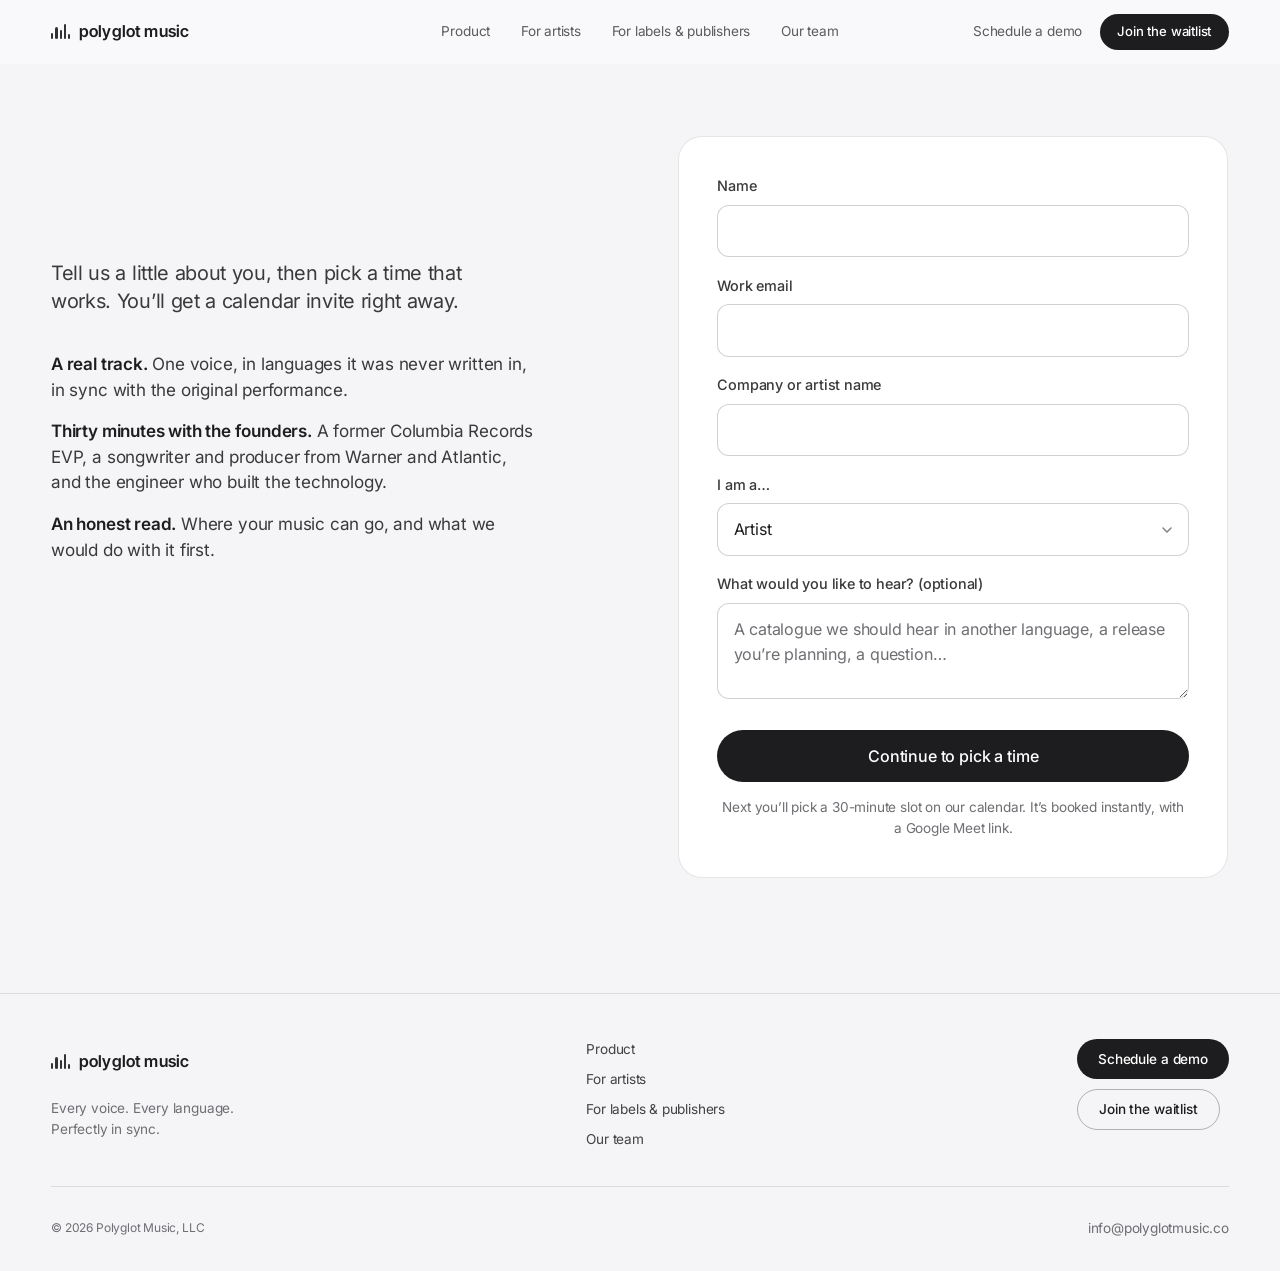
<file: demo.html>
<!DOCTYPE html><html lang="en"><head><meta charset="UTF-8"><meta name="viewport" content="width=device-width, initial-scale=1.0, viewport-fit=cover"><link rel="preload" href="/assets/inter-tight-latin-wght-normal.DX-nOvPD.woff2" as="font" type="font/woff2" crossorigin><link rel="preload" href="/assets/inter-latin-wght-normal.Dx4kXJAl.woff2" as="font" type="font/woff2" crossorigin><title>Schedule a Demo | Polyglot Music</title><meta name="description" content="Book a 30-minute demo and hear a real track sung in languages it was never written in, in the original voice."><meta name="robots" content="index, follow, max-image-preview:large"><link rel="canonical" href="https://www.polyglotmusic.co/demo"><meta property="og:type" content="website"><meta property="og:site_name" content="Polyglot Music"><meta property="og:locale" content="en_US"><meta property="og:title" content="Schedule a demo | Polyglot Music"><meta property="og:description" content="See it. Hear it. In your language."><meta property="og:url" content="https://www.polyglotmusic.co/demo"><meta property="og:image" content="https://www.polyglotmusic.co/og-image.png"><meta property="og:image:width" content="1200"><meta property="og:image:height" content="630"><meta property="og:image:alt" content="Polyglot Music. Every voice. Every language. Perfectly in sync."><meta name="twitter:card" content="summary_large_image"><meta name="twitter:title" content="Schedule a demo | Polyglot Music"><meta name="twitter:description" content="See it. Hear it. In your language."><meta name="twitter:image" content="https://www.polyglotmusic.co/og-image.png"><script type="application/ld+json">{"@context":"https://schema.org","@graph":[{"@type":"Organization","@id":"https://www.polyglotmusic.co/#org","name":"Polyglot Music","legalName":"Polyglot Music, LLC","alternateName":["Polyglot","polyglotmusic"],"url":"https://www.polyglotmusic.co/","logo":{"@type":"ImageObject","url":"https://www.polyglotmusic.co/icon-512.png","width":512,"height":512},"image":"https://www.polyglotmusic.co/og-image.png","email":"info@polyglotmusic.co","slogan":"Every voice. Every language. Perfectly in sync.","description":"Polyglot Music is the global standard for making music borderless and accessible to all. It releases songs in 20+ languages in the original artist’s own voice, for artists, record labels and music publishers, with rights holders approving every version.","knowsAbout":["Music dubbing","Song dubbing","Cross-lingual music","AI music","AI vocal generation","Multilingual music","Music localization","Music catalog growth","Music publishing","Record labels","Global music markets"],"founder":[{"@id":"https://www.polyglotmusic.co/team#joel-klaiman"},{"@id":"https://www.polyglotmusic.co/team#david-saint-fleur"},{"@id":"https://www.polyglotmusic.co/team#austin-dome"}],"areaServed":"Worldwide","contactPoint":{"@type":"ContactPoint","contactType":"sales","email":"info@polyglotmusic.co","url":"https://www.polyglotmusic.co/demo","availableLanguage":["English"]}},{"@type":"WebSite","@id":"https://www.polyglotmusic.co/#website","url":"https://www.polyglotmusic.co/","name":"Polyglot Music","alternateName":"Polyglot","publisher":{"@id":"https://www.polyglotmusic.co/#org"},"inLanguage":"en"},{"@type":"ContactPage","@id":"https://www.polyglotmusic.co/demo#webpage","url":"https://www.polyglotmusic.co/demo","name":"Schedule a Demo | Polyglot Music","description":"Book a 30-minute demo and hear a real track sung in languages it was never written in, in the original voice.","isPartOf":{"@id":"https://www.polyglotmusic.co/#website"},"about":{"@id":"https://www.polyglotmusic.co/#org"},"inLanguage":"en","primaryImageOfPage":"https://www.polyglotmusic.co/og-image.png","breadcrumb":{"@type":"BreadcrumbList","itemListElement":[{"@type":"ListItem","position":1,"name":"Home","item":"https://www.polyglotmusic.co/"},{"@type":"ListItem","position":2,"name":"Schedule a demo","item":"https://www.polyglotmusic.co/demo"}]}}]}</script><meta name="theme-color" content="#fbfbfd"><meta name="apple-mobile-web-app-title" content="Polyglot"><meta name="format-detection" content="telephone=no"><link rel="apple-touch-icon" sizes="180x180" href="/apple-touch-icon.png?v=2"><link rel="icon" href="/favicon.ico?v=2" sizes="48x48"><link rel="icon" type="image/png" sizes="48x48" href="/favicon-48x48.png?v=2"><link rel="icon" type="image/png" sizes="32x32" href="/favicon-32x32.png?v=2"><link rel="icon" type="image/png" sizes="16x16" href="/favicon-16x16.png?v=2"><link rel="icon" type="image/svg+xml" href="/favicon.svg?v=2"><link rel="manifest" href="/site.webmanifest?v=2"><script>document.documentElement.classList.add('js');</script><style>/*! tailwindcss v4.3.3 | MIT License | https://tailwindcss.com */
@layer properties{@supports (((-webkit-hyphens:none)) and (not (margin-trim:inline))) or ((-moz-orient:inline) and (not (color:rgb(from red r g b)))){*,:before,:after,::backdrop{--tw-rotate-x:initial;--tw-rotate-y:initial;--tw-rotate-z:initial;--tw-skew-x:initial;--tw-skew-y:initial;--tw-shadow:0 0 #0000;--tw-shadow-color:initial;--tw-shadow-alpha:100%;--tw-inset-shadow:0 0 #0000;--tw-inset-shadow-color:initial;--tw-inset-shadow-alpha:100%;--tw-ring-color:initial;--tw-ring-shadow:0 0 #0000;--tw-inset-ring-color:initial;--tw-inset-ring-shadow:0 0 #0000;--tw-ring-inset:initial;--tw-ring-offset-width:0px;--tw-ring-offset-color:#fff;--tw-ring-offset-shadow:0 0 #0000;--tw-ease:initial}}}@layer theme{:root,:host{--font-sans:"Inter Variable", -apple-system, BlinkMacSystemFont, "Segoe UI", sans-serif;--font-mono:ui-monospace, SFMono-Regular, Menlo, Monaco, Consolas, "Liberation Mono", "Courier New", monospace;--ease-out:cubic-bezier(.16, 1, .3, 1);--ease-in-out:cubic-bezier(.4, 0, .2, 1);--default-transition-duration:.15s;--default-transition-timing-function:cubic-bezier(.4, 0, .2, 1);--default-font-family:var(--font-sans);--default-mono-font-family:var(--font-mono);--color-bg:#fbfbfd;--color-tile:#f5f5f7;--color-ink:#1d1d1f;--color-body:#3a3a3d;--color-muted:#6e6e73;--color-line:#0000001a;--font-display:"Inter Tight Variable", "Inter Variable", -apple-system, BlinkMacSystemFont, sans-serif;--ease-soft:cubic-bezier(.22, 1, .36, 1)}}@layer base{*,:after,:before,::backdrop{box-sizing:border-box;border:0 solid;margin:0;padding:0}::file-selector-button{box-sizing:border-box;border:0 solid;margin:0;padding:0}html,:host{-webkit-text-size-adjust:100%;tab-size:4;line-height:1.5;font-family:var(--default-font-family,-apple-system, BlinkMacSystemFont, "Segoe UI", Roboto, "Helvetica Neue", "Noto Sans", Arial, sans-serif, "Apple Color Emoji", "Segoe UI Emoji", "Segoe UI Symbol", "Noto Color Emoji");font-feature-settings:var(--default-font-feature-settings,normal);font-variation-settings:var(--default-font-variation-settings,normal);-webkit-tap-highlight-color:transparent}hr{height:0;color:inherit;border-top-width:1px}abbr:where([title]){text-decoration:underline dotted}h1,h2,h3,h4,h5,h6{font-size:inherit;font-weight:inherit}a{color:inherit;-webkit-text-decoration:inherit;-webkit-text-decoration:inherit;-webkit-text-decoration:inherit;text-decoration:inherit}b,strong{font-weight:bolder}code,kbd,samp,pre{font-family:var(--default-mono-font-family,ui-monospace, SFMono-Regular, Menlo, Monaco, Consolas, "Liberation Mono", "Courier New", monospace);font-feature-settings:var(--default-mono-font-feature-settings,normal);font-variation-settings:var(--default-mono-font-variation-settings,normal);font-size:1em}small{font-size:80%}sub,sup{vertical-align:baseline;font-size:75%;line-height:0;position:relative}sub{bottom:-.25em}sup{top:-.5em}table{text-indent:0;border-color:inherit;border-collapse:collapse}:-moz-focusring:where(:not(iframe)){outline:auto}progress{vertical-align:baseline}summary{display:list-item}ol,ul,menu{list-style:none}img,svg,video,canvas,audio,iframe,embed,object{vertical-align:middle;display:block}img,video{max-width:100%;height:auto}button,input,select,optgroup,textarea{font:inherit;font-feature-settings:inherit;font-variation-settings:inherit;letter-spacing:inherit;color:inherit;opacity:1;background-color:#0000;border-radius:0}::file-selector-button{font:inherit;font-feature-settings:inherit;font-variation-settings:inherit;letter-spacing:inherit;color:inherit;opacity:1;background-color:#0000;border-radius:0}:where(select:is([multiple],[size])) optgroup{font-weight:bolder}:where(select:is([multiple],[size])) optgroup option{padding-inline-start:20px}::file-selector-button{margin-inline-end:4px}::placeholder{opacity:1}@supports (not ((-webkit-appearance:-apple-pay-button))) or (contain-intrinsic-size:1px){::placeholder{color:currentColor}@supports (color:color-mix(in lab, red, red)){::placeholder{color:color-mix(in oklab, currentcolor 50%, transparent)}}}textarea{resize:vertical}::-webkit-search-decoration{-webkit-appearance:none}::-webkit-date-and-time-value{min-height:1lh;text-align:inherit}::-webkit-datetime-edit{display:inline-flex}::-webkit-datetime-edit-fields-wrapper{padding:0}::-webkit-datetime-edit{padding-block:0}::-webkit-datetime-edit-year-field{padding-block:0}::-webkit-datetime-edit-month-field{padding-block:0}::-webkit-datetime-edit-day-field{padding-block:0}::-webkit-datetime-edit-hour-field{padding-block:0}::-webkit-datetime-edit-minute-field{padding-block:0}::-webkit-datetime-edit-second-field{padding-block:0}::-webkit-datetime-edit-millisecond-field{padding-block:0}::-webkit-datetime-edit-meridiem-field{padding-block:0}::-webkit-calendar-picker-indicator{line-height:1}:-moz-ui-invalid{box-shadow:none}button,input:where([type=button],[type=reset],[type=submit]){appearance:button}::file-selector-button{appearance:button}::-webkit-inner-spin-button{height:auto}::-webkit-outer-spin-button{height:auto}[hidden]:where(:not([hidden=until-found])){display:none!important}*{box-sizing:border-box;margin:0;padding:0}html{-webkit-text-size-adjust:100%;-moz-text-size-adjust:100%;text-size-adjust:100%;scroll-behavior:smooth;scroll-padding-top:var(--nav)}body{font-family:var(--font-sans);letter-spacing:-.011em;color:var(--color-ink);background:var(--color-bg);-webkit-font-smoothing:antialiased;-moz-osx-font-smoothing:grayscale;flex-direction:column;min-height:100svh;font-size:1.0625rem;line-height:1.55;display:flex;overflow-x:hidden}a{color:inherit;text-decoration:none}a,button,input,select,textarea{-webkit-tap-highlight-color:transparent;touch-action:manipulation}button{font:inherit;color:inherit;cursor:pointer;background:0 0;border:0}img,picture{max-width:100%;display:block}ul,ol{list-style:none}strong{font-weight:600}::selection{background:#1d1d1f24}:focus-visible{outline:2px solid var(--color-ink);outline-offset:3px;border-radius:4px}main{flex:1 0 auto;width:100%}@media (width<=40rem){:root{--nav:60px;--r-tile:18px}body{font-size:1rem}}@media (width>=110rem){:root{--wrap:1400px;--nav:72px;--r-tile:28px}body{font-size:1.125rem}}@media (width>=140rem){:root{--wrap:1640px;--nav:80px}body{font-size:1.1875rem}}}@layer components{.wrap{width:min(var(--wrap), 100% - 2 * var(--gutter));margin-inline:auto}.section{padding-block:var(--s-section)}.section.tinted{background:var(--color-tile)}main>.section:first-child{padding-top:clamp(2.5rem,6vw,4.5rem)}body.formpage{background:var(--color-tile)}.display{font-family:var(--font-display);letter-spacing:-.032em;color:var(--color-ink);text-wrap:balance;font-weight:600;line-height:1.02}.display .dim{color:var(--color-muted)}.h2{max-width:16ch;font-size:clamp(2.4rem,5vw,4.2rem)}.h1{max-width:15ch;font-size:clamp(2.6rem,5.4vw,4.6rem)}@media (width<=22.5rem){.h1,.h2{font-size:2.1rem}}@media (width>=110rem){.h2{font-size:4.8rem}.h1{font-size:5.2rem}.lede{max-width:42ch;font-size:1.6rem}.btn,.btn-ghost{min-height:54px;padding:.95rem 2rem;font-size:1.1rem}.link{font-size:1.1rem}}@media (width>=140rem){.h2{font-size:5.6rem}.h1{font-size:6rem}.lede{font-size:1.85rem}}.lede{letter-spacing:-.016em;color:var(--color-body);text-wrap:pretty;max-width:40ch;font-size:clamp(1.15rem,1.55vw,1.45rem);line-height:1.4}.prose{color:var(--color-body);max-width:60ch;font-size:1.0625rem;line-height:1.55}.btn,.btn-ghost{letter-spacing:-.01em;white-space:nowrap;border-radius:980px;justify-content:center;align-items:center;gap:.5rem;min-height:48px;padding:.85rem 1.75rem;font-size:1rem;font-weight:500;transition:background .2s,border-color .2s,transform .2s;display:inline-flex}.btn{color:#fff;background:var(--color-ink)}.btn:hover{background:#000}.btn-ghost{color:var(--color-ink);border:1px solid #00000047}.btn-ghost:hover{background:#0000000a;border-color:#0009}.btn:hover,.btn-ghost:hover{transform:translateY(-1px)}.btn:active,.btn-ghost:active{transform:scale(.98)}.link{letter-spacing:-.01em;min-height:44px;color:var(--color-ink);align-items:center;gap:.3rem;font-size:1rem;font-weight:500;transition:opacity .2s;display:inline-flex}.link .chev{font-size:1.15em;line-height:1;transition:transform .2s}.link:hover{opacity:.7}.link:hover .chev{transform:translate(2px)}.vh{clip:rect(0 0 0 0);clip-path:inset(50%);white-space:nowrap;width:1px;height:1px;position:absolute;overflow:hidden}.skip{z-index:100;background:var(--color-ink);color:#fff;border-radius:0 0 12px;padding:.7rem 1.2rem;font-weight:500;position:absolute;top:0;left:-9999px}.skip:focus{left:0}.tile{border-radius:var(--r-tile);background:var(--color-tile);isolation:isolate;position:relative;overflow:hidden}.tile>.photo{position:absolute;inset:0}.sheen{z-index:1;pointer-events:none;opacity:0;mix-blend-mode:overlay;background:linear-gradient(104deg,#0000 38%,#ffffff80 48%,#ffffffb8 51%,#ffffff80 54%,#0000 64%);position:absolute;inset:0;transform:translate(-55%)}.js .in .sheen{animation:5s cubic-bezier(.42,0,.3,1) .35s infinite both glint}@keyframes glint{0%{opacity:0;transform:translate(-55%)}8%{opacity:1}38%{opacity:1}46%{opacity:0;transform:translate(120%)}to{opacity:0;transform:translate(120%)}}.w{vertical-align:bottom;margin-bottom:-.12em;padding-bottom:.12em;display:inline-block;overflow:hidden}.w i{font-style:normal;display:inline-block}.js .w i{transform:translateY(115%)}.js .in .w i{transition:transform 1.1s var(--ease-out) var(--d,0s);transform:none}.js .w i.pre{transition:none!important;transform:translateY(115%)!important}.js .w i.out{transform:translateY(-115%)!important}.js .plate img{opacity:0;will-change:opacity, transform;transform:scale(1.05)}.js .in .plate img{opacity:1;transition:opacity 1.1s var(--ease-soft), transform 2.4s var(--ease-soft);transform:scale(1)}.js .rise{opacity:0;filter:blur(6px);will-change:opacity, transform, filter;transform:translateY(18px)}.js .in .rise{opacity:1;filter:blur();transition:opacity .95s var(--ease-out) var(--d,0s), transform 1.15s var(--ease-out) var(--d,0s), filter .95s var(--ease-out) var(--d,0s);transform:none}.js .rv{opacity:0;transition:opacity .9s var(--ease-out) calc(var(--i,0) * 90ms), transform 1s var(--ease-out) calc(var(--i,0) * 90ms);transform:translateY(22px)}.js .rv.on,.js.settled .rv{opacity:1;transform:none}@media (prefers-reduced-motion:reduce){html{scroll-behavior:auto}.sheen{display:none}.js .plate img,.js .rise,.js .w i,.js .rv{opacity:1;filter:none;transition:none;transform:none}}}@layer utilities{.visible{visibility:visible}.static{position:static}.block{display:block}.contents{display:contents}.flex{display:flex}.grid{display:grid}.hidden{display:none}.table{display:table}.grow{flex-grow:1}.transform{transform:var(--tw-rotate-x,) var(--tw-rotate-y,) var(--tw-rotate-z,) var(--tw-skew-x,) var(--tw-skew-y,)}.resize{resize:both}.shadow{--tw-shadow:0 1px 3px 0 var(--tw-shadow-color,#0000001a), 0 1px 2px -1px var(--tw-shadow-color,#0000001a);box-shadow:var(--tw-inset-shadow), var(--tw-inset-ring-shadow), var(--tw-ring-offset-shadow), var(--tw-ring-shadow), var(--tw-shadow)}.transition{transition-property:color,background-color,border-color,outline-color,text-decoration-color,fill,stroke,--tw-gradient-from,--tw-gradient-via,--tw-gradient-to,opacity,box-shadow,transform,translate,scale,rotate,filter,-webkit-backdrop-filter,backdrop-filter,display,content-visibility,overlay,pointer-events;transition-timing-function:var(--tw-ease,var(--default-transition-timing-function));transition-duration:var(--tw-duration,var(--default-transition-duration))}.ease-in-out{--tw-ease:var(--ease-in-out);transition-timing-function:var(--ease-in-out)}}@font-face{font-family:Inter Variable;font-style:normal;font-display:swap;font-weight:100 900;src:url(/assets/inter-cyrillic-ext-wght-normal.BOeWTOD4.woff2)format("woff2-variations");unicode-range:U+460-52F,U+1C80-1C8A,U+20B4,U+2DE0-2DFF,U+A640-A69F,U+FE2E-FE2F}@font-face{font-family:Inter Variable;font-style:normal;font-display:swap;font-weight:100 900;src:url(/assets/inter-cyrillic-wght-normal.DqGufNeO.woff2)format("woff2-variations");unicode-range:U+301,U+400-45F,U+490-491,U+4B0-4B1,U+2116}@font-face{font-family:Inter Variable;font-style:normal;font-display:swap;font-weight:100 900;src:url(/assets/inter-greek-ext-wght-normal.DlzME5K_.woff2)format("woff2-variations");unicode-range:U+1F??}@font-face{font-family:Inter Variable;font-style:normal;font-display:swap;font-weight:100 900;src:url(/assets/inter-greek-wght-normal.CkhJZR-_.woff2)format("woff2-variations");unicode-range:U+370-377,U+37A-37F,U+384-38A,U+38C,U+38E-3A1,U+3A3-3FF}@font-face{font-family:Inter Variable;font-style:normal;font-display:swap;font-weight:100 900;src:url(/assets/inter-vietnamese-wght-normal.CBcvBZtf.woff2)format("woff2-variations");unicode-range:U+102-103,U+110-111,U+128-129,U+168-169,U+1A0-1A1,U+1AF-1B0,U+300-301,U+303-304,U+308-309,U+323,U+329,U+1EA0-1EF9,U+20AB}@font-face{font-family:Inter Variable;font-style:normal;font-display:swap;font-weight:100 900;src:url(/assets/inter-latin-ext-wght-normal.DO1Apj_S.woff2)format("woff2-variations");unicode-range:U+100-2BA,U+2BD-2C5,U+2C7-2CC,U+2CE-2D7,U+2DD-2FF,U+304,U+308,U+329,U+1D00-1DBF,U+1E00-1E9F,U+1EF2-1EFF,U+2020,U+20A0-20AB,U+20AD-20C0,U+2113,U+2C60-2C7F,U+A720-A7FF}@font-face{font-family:Inter Variable;font-style:normal;font-display:swap;font-weight:100 900;src:url(/assets/inter-latin-wght-normal.Dx4kXJAl.woff2)format("woff2-variations");unicode-range:U+??,U+131,U+152-153,U+2BB-2BC,U+2C6,U+2DA,U+2DC,U+304,U+308,U+329,U+2000-206F,U+20AC,U+2122,U+2191,U+2193,U+2212,U+2215,U+FEFF,U+FFFD}@font-face{font-family:Inter Tight Variable;font-style:normal;font-display:swap;font-weight:100 900;src:url(/assets/inter-tight-cyrillic-ext-wght-normal.okcGN4Nq.woff2)format("woff2-variations");unicode-range:U+460-52F,U+1C80-1C8A,U+20B4,U+2DE0-2DFF,U+A640-A69F,U+FE2E-FE2F}@font-face{font-family:Inter Tight Variable;font-style:normal;font-display:swap;font-weight:100 900;src:url(/assets/inter-tight-cyrillic-wght-normal.BS41q_Tv.woff2)format("woff2-variations");unicode-range:U+301,U+400-45F,U+490-491,U+4B0-4B1,U+2116}@font-face{font-family:Inter Tight Variable;font-style:normal;font-display:swap;font-weight:100 900;src:url(/assets/inter-tight-greek-ext-wght-normal.DQgQPNk4.woff2)format("woff2-variations");unicode-range:U+1F??}@font-face{font-family:Inter Tight Variable;font-style:normal;font-display:swap;font-weight:100 900;src:url(/assets/inter-tight-greek-wght-normal.sS1B39LI.woff2)format("woff2-variations");unicode-range:U+370-377,U+37A-37F,U+384-38A,U+38C,U+38E-3A1,U+3A3-3FF}@font-face{font-family:Inter Tight Variable;font-style:normal;font-display:swap;font-weight:100 900;src:url(/assets/inter-tight-vietnamese-wght-normal.TKKdAiBA.woff2)format("woff2-variations");unicode-range:U+102-103,U+110-111,U+128-129,U+168-169,U+1A0-1A1,U+1AF-1B0,U+300-301,U+303-304,U+308-309,U+323,U+329,U+1EA0-1EF9,U+20AB}@font-face{font-family:Inter Tight Variable;font-style:normal;font-display:swap;font-weight:100 900;src:url(/assets/inter-tight-latin-ext-wght-normal.B4u9PlvR.woff2)format("woff2-variations");unicode-range:U+100-2BA,U+2BD-2C5,U+2C7-2CC,U+2CE-2D7,U+2DD-2FF,U+304,U+308,U+329,U+1D00-1DBF,U+1E00-1E9F,U+1EF2-1EFF,U+2020,U+20A0-20AB,U+20AD-20C0,U+2113,U+2C60-2C7F,U+A720-A7FF}@font-face{font-family:Inter Tight Variable;font-style:normal;font-display:swap;font-weight:100 900;src:url(/assets/inter-tight-latin-wght-normal.DX-nOvPD.woff2)format("woff2-variations");unicode-range:U+??,U+131,U+152-153,U+2BB-2BC,U+2C6,U+2DA,U+2DC,U+304,U+308,U+329,U+2000-206F,U+20AC,U+2122,U+2191,U+2193,U+2212,U+2215,U+FEFF,U+FFFD}:root{--nav:64px;--gutter:clamp(1.25rem, 4vw, 3.5rem);--wrap:1200px;--r-tile:24px;--r-field:12px;--s-section:clamp(4.5rem, 9vw, 8rem);--s-block:clamp(2.25rem, 4.5vw, 3.75rem);--s-group:1.25rem}@property --tw-rotate-x{syntax:"*";inherits:false}@property --tw-rotate-y{syntax:"*";inherits:false}@property --tw-rotate-z{syntax:"*";inherits:false}@property --tw-skew-x{syntax:"*";inherits:false}@property --tw-skew-y{syntax:"*";inherits:false}@property --tw-shadow{syntax:"*";inherits:false;initial-value:0 0 #0000}@property --tw-shadow-color{syntax:"*";inherits:false}@property --tw-shadow-alpha{syntax:"<percentage>";inherits:false;initial-value:100%}@property --tw-inset-shadow{syntax:"*";inherits:false;initial-value:0 0 #0000}@property --tw-inset-shadow-color{syntax:"*";inherits:false}@property --tw-inset-shadow-alpha{syntax:"<percentage>";inherits:false;initial-value:100%}@property --tw-ring-color{syntax:"*";inherits:false}@property --tw-ring-shadow{syntax:"*";inherits:false;initial-value:0 0 #0000}@property --tw-inset-ring-color{syntax:"*";inherits:false}@property --tw-inset-ring-shadow{syntax:"*";inherits:false;initial-value:0 0 #0000}@property --tw-ring-inset{syntax:"*";inherits:false}@property --tw-ring-offset-width{syntax:"<length>";inherits:false;initial-value:0}@property --tw-ring-offset-color{syntax:"*";inherits:false;initial-value:#fff}@property --tw-ring-offset-shadow{syntax:"*";inherits:false;initial-value:0 0 #0000}@property --tw-ease{syntax:"*";inherits:false}.brand[data-astro-cid-6bctqxxv]{min-height:44px;font-family:var(--font-display);letter-spacing:.01em;color:var(--color-ink);white-space:nowrap;align-items:center;gap:.55rem;font-size:1.02rem;font-weight:600;display:inline-flex}.eq[data-astro-cid-6bctqxxv]{align-items:flex-end;gap:2px;height:15px;display:inline-flex}.eq[data-astro-cid-6bctqxxv] i[data-astro-cid-6bctqxxv]{background:var(--color-ink);opacity:.9;transform-origin:bottom;border-radius:2px;width:2.2px}.eq[data-astro-cid-6bctqxxv] i[data-astro-cid-6bctqxxv]:first-child{height:6px}.eq[data-astro-cid-6bctqxxv] i[data-astro-cid-6bctqxxv]:nth-child(2){height:12px}.eq[data-astro-cid-6bctqxxv] i[data-astro-cid-6bctqxxv]:nth-child(3){height:9px}.eq[data-astro-cid-6bctqxxv] i[data-astro-cid-6bctqxxv]:nth-child(4){height:15px}.eq[data-astro-cid-6bctqxxv] i[data-astro-cid-6bctqxxv]:nth-child(5){height:5px}.beat[data-astro-cid-6bctqxxv] .eq[data-astro-cid-6bctqxxv] i[data-astro-cid-6bctqxxv]{animation:.612s ease-in-out infinite beat}.beat[data-astro-cid-6bctqxxv] .eq[data-astro-cid-6bctqxxv] i[data-astro-cid-6bctqxxv]:nth-child(2){animation-delay:80ms}.beat[data-astro-cid-6bctqxxv] .eq[data-astro-cid-6bctqxxv] i[data-astro-cid-6bctqxxv]:nth-child(3){animation-delay:.16s}.beat[data-astro-cid-6bctqxxv] .eq[data-astro-cid-6bctqxxv] i[data-astro-cid-6bctqxxv]:nth-child(4){animation-delay:.24s}.beat[data-astro-cid-6bctqxxv] .eq[data-astro-cid-6bctqxxv] i[data-astro-cid-6bctqxxv]:nth-child(5){animation-delay:.32s}@keyframes beat{0%,to{transform:scaleY(.5)}50%{transform:scaleY(1)}}@media (prefers-reduced-motion:reduce){.beat[data-astro-cid-6bctqxxv] .eq[data-astro-cid-6bctqxxv] i[data-astro-cid-6bctqxxv]{animation:none}}.topbar[data-astro-cid-wpvy4v7s]{z-index:30;min-height:var(--nav);padding:0 max(var(--gutter),env(safe-area-inset-left)) 0 max(var(--gutter),env(safe-area-inset-right));-webkit-backdrop-filter:blur(20px)saturate(1.8);background:#fbfbfdd1;border-bottom:1px solid #0000;grid-template-columns:1fr auto 1fr;align-items:center;gap:1.25rem;transition:background .3s,border-color .3s;display:grid;position:sticky;top:0}.topbar[data-astro-cid-wpvy4v7s].transparent{-webkit-backdrop-filter:none;background:0 0}.scrolled .topbar[data-astro-cid-wpvy4v7s]{border-bottom-color:var(--color-line);-webkit-backdrop-filter:blur(20px)saturate(1.8);background:#fbfbfdf0}.topbar[data-astro-cid-wpvy4v7s]>.brand{justify-self:start}.mainnav[data-astro-cid-wpvy4v7s]{justify-self:center;align-items:center;gap:clamp(1rem,2.4vw,2.2rem);display:flex}.mainnav[data-astro-cid-wpvy4v7s] a[data-astro-cid-wpvy4v7s],.navdemo[data-astro-cid-wpvy4v7s]{color:#1d1d1fb8;white-space:nowrap;align-items:center;min-height:44px;font-size:.85rem;transition:color .2s;display:inline-flex}.mainnav[data-astro-cid-wpvy4v7s] a[data-astro-cid-wpvy4v7s]:hover,.mainnav[data-astro-cid-wpvy4v7s] a[data-astro-cid-wpvy4v7s].active,.navdemo[data-astro-cid-wpvy4v7s]:hover{color:#000}.actions[data-astro-cid-wpvy4v7s]{justify-self:end;align-items:center;gap:1.1rem;display:flex}.pill[data-astro-cid-wpvy4v7s]{color:#fff;background:var(--color-ink);white-space:nowrap;border-radius:980px;align-items:center;min-height:36px;padding:0 1.1rem;font-size:.82rem;font-weight:500;transition:background .2s;display:inline-flex}.pill[data-astro-cid-wpvy4v7s]:hover{background:#000}.toggle[data-astro-cid-wpvy4v7s]{border-radius:12px;flex-direction:column;justify-content:center;align-items:center;gap:6px;width:44px;height:44px;margin-right:-11px;display:none}.toggle[data-astro-cid-wpvy4v7s] span[data-astro-cid-wpvy4v7s]{background:var(--color-ink);border-radius:2px;width:20px;height:1.8px;display:block}.menu[data-astro-cid-wpvy4v7s]{z-index:50;overscroll-behavior:contain;background:var(--color-bg);padding:calc(env(safe-area-inset-top) + 5.4rem) max(1.4rem,env(safe-area-inset-right)) max(2rem,env(safe-area-inset-bottom)) max(1.4rem,env(safe-area-inset-left));opacity:0;pointer-events:none;flex-direction:column;transition:opacity .3s;display:flex;position:fixed;inset:0;overflow-y:auto}.nav-open .menu[data-astro-cid-wpvy4v7s]{opacity:1;pointer-events:auto}.menu-top[data-astro-cid-wpvy4v7s]{min-height:var(--nav);padding:env(safe-area-inset-top) max(1.1rem,env(safe-area-inset-right)) 0 max(1.1rem,env(safe-area-inset-left));justify-content:space-between;align-items:center;display:flex;position:absolute;top:0;left:0;right:0}.close[data-astro-cid-wpvy4v7s]{border-radius:12px;width:44px;height:44px;margin-right:-11px;position:relative}.close[data-astro-cid-wpvy4v7s] span[data-astro-cid-wpvy4v7s]{background:var(--color-ink);border-radius:2px;width:22px;height:1.8px;margin:-1px 0 0 -11px;position:absolute;top:50%;left:50%}.close[data-astro-cid-wpvy4v7s] span[data-astro-cid-wpvy4v7s]:first-child{transform:rotate(45deg)}.close[data-astro-cid-wpvy4v7s] span[data-astro-cid-wpvy4v7s]:nth-child(2){transform:rotate(-45deg)}.menu[data-astro-cid-wpvy4v7s]>a[data-astro-cid-wpvy4v7s]:not(.cta){min-height:60px;font-family:var(--font-display);letter-spacing:-.025em;color:var(--color-ink);border-bottom:1px solid var(--color-line);opacity:0;justify-content:space-between;align-items:center;font-size:1.45rem;font-weight:600;transition:transform .35s,opacity .35s;display:flex;transform:translateY(8px)}.menu[data-astro-cid-wpvy4v7s]>a[data-astro-cid-wpvy4v7s]:not(.cta):after{content:"›";color:var(--color-muted);font-size:1.5rem;font-weight:400}.menu[data-astro-cid-wpvy4v7s]>a[data-astro-cid-wpvy4v7s].active{color:var(--color-muted)}.nav-open .menu[data-astro-cid-wpvy4v7s]>a[data-astro-cid-wpvy4v7s]{opacity:1;transform:none}.menu[data-astro-cid-wpvy4v7s]>a[data-astro-cid-wpvy4v7s]:first-of-type{transition-delay:30ms}.menu[data-astro-cid-wpvy4v7s]>a[data-astro-cid-wpvy4v7s]:nth-of-type(2){transition-delay:60ms}.menu[data-astro-cid-wpvy4v7s]>a[data-astro-cid-wpvy4v7s]:nth-of-type(3){transition-delay:90ms}.menu[data-astro-cid-wpvy4v7s]>a[data-astro-cid-wpvy4v7s]:nth-of-type(4){transition-delay:.12s}.cta[data-astro-cid-wpvy4v7s]{border-radius:980px;justify-content:center;align-items:center;width:100%;min-height:52px;font-size:1.05rem;font-weight:500;display:flex}.cta[data-astro-cid-wpvy4v7s].primary{color:#fff;background:var(--color-ink);margin-top:2rem}.cta[data-astro-cid-wpvy4v7s].ghost{border:1px solid #0000004d;margin-top:.7rem}@media (width<=63.99rem){.mainnav[data-astro-cid-wpvy4v7s],.navdemo[data-astro-cid-wpvy4v7s]{display:none}.toggle[data-astro-cid-wpvy4v7s]{display:flex}.topbar[data-astro-cid-wpvy4v7s]{padding-left:max(1.1rem,env(safe-area-inset-left));padding-right:max(1.1rem,env(safe-area-inset-right));grid-template-columns:minmax(0,1fr) auto}.actions[data-astro-cid-wpvy4v7s]{grid-column:2;gap:.75rem}}@media (width<=40rem){.pill[data-astro-cid-wpvy4v7s]{display:none}}@media (width>=110rem){.mainnav[data-astro-cid-wpvy4v7s] a[data-astro-cid-wpvy4v7s],.navdemo[data-astro-cid-wpvy4v7s]{font-size:1rem}.pill[data-astro-cid-wpvy4v7s]{min-height:42px;padding:0 1.35rem;font-size:.95rem}}@media (hover:none){.mainnav[data-astro-cid-wpvy4v7s] a[data-astro-cid-wpvy4v7s]:hover,.navdemo[data-astro-cid-wpvy4v7s]:hover{color:#1d1d1fb8}}.footer[data-astro-cid-jo6i4kqk]{z-index:2;background:var(--color-tile);border-top:1px solid var(--color-line);padding:clamp(2.4rem,5vh,3.2rem) 0 max(1.3rem,env(safe-area-inset-bottom));margin-top:auto;position:relative}.top[data-astro-cid-jo6i4kqk]{flex-wrap:wrap;justify-content:space-between;align-items:flex-start;gap:2.2rem clamp(2rem,6vw,5rem);display:flex}.tag[data-astro-cid-jo6i4kqk]{color:var(--color-muted);margin-top:.9rem;font-size:.85rem;line-height:1.55}.fnav[data-astro-cid-jo6i4kqk]{flex-direction:column;gap:.55rem;display:flex}.fnav[data-astro-cid-jo6i4kqk] a[data-astro-cid-jo6i4kqk]{color:#424245;align-items:center;font-size:.85rem;transition:color .2s;display:inline-flex}.fnav[data-astro-cid-jo6i4kqk] a[data-astro-cid-jo6i4kqk]:hover{color:#000}.fcta[data-astro-cid-jo6i4kqk]{flex-direction:column;align-items:flex-start;gap:.6rem;display:flex}.small[data-astro-cid-jo6i4kqk]{min-height:40px;padding:.55rem 1.3rem;font-size:.85rem}.bottom[data-astro-cid-jo6i4kqk]{border-top:1px solid var(--color-line);flex-wrap:wrap;justify-content:space-between;align-items:center;gap:.8rem 2rem;margin-top:clamp(1.8rem,4vh,2.6rem);padding-top:1.2rem;display:flex}.cp[data-astro-cid-jo6i4kqk]{color:var(--color-muted);font-size:.75rem}.mail[data-astro-cid-jo6i4kqk]{color:#6e6e73;border-radius:999px;align-items:center;min-height:44px;margin-right:-.9rem;padding:0 .9rem;scroll-margin-bottom:2rem;font-size:.85rem;transition:color .2s;display:inline-flex;position:relative}.mail[data-astro-cid-jo6i4kqk]:hover{color:#000}.addr[data-astro-cid-jo6i4kqk]{position:relative}.addr[data-astro-cid-jo6i4kqk]:after{content:"";transform-origin:0;background:currentColor;height:1.5px;position:absolute;bottom:-2px;left:0;right:0;transform:scaleX(0)}.copied[data-astro-cid-jo6i4kqk]{background:var(--color-ink);color:#fff;white-space:nowrap;opacity:0;pointer-events:none;border-radius:8px;padding:.3rem .65rem;font-size:.75rem;transition:opacity .2s,transform .2s;position:absolute;bottom:calc(100% - .2rem);right:.9rem;transform:translateY(4px)}.copied[data-astro-cid-jo6i4kqk].show{opacity:1;transform:none}.mail[data-astro-cid-jo6i4kqk].ping{color:var(--color-ink);transform-origin:100%;animation:mailglow 2.4s var(--ease-out) both}.mail[data-astro-cid-jo6i4kqk].ping .addr[data-astro-cid-jo6i4kqk]{background:linear-gradient(100deg,#1d1d1f 0% 38%,#c9c9ce 50%,#1d1d1f 62% 100%) 0 0/250% 100%;color:#0000;-webkit-background-clip:text;background-clip:text;font-weight:600;animation:1.4s ease-in-out .2s 2 mailsheen}.mail[data-astro-cid-jo6i4kqk].ping .addr[data-astro-cid-jo6i4kqk]:after{transition:transform .7s .35s var(--ease-out);transform:scaleX(1)}@keyframes mailglow{0%{background:#1d1d1f00;transform:scale(1);box-shadow:0 0 #1d1d1f00}18%{background:#fff;transform:scale(1.08);box-shadow:0 0 0 1px #0000001a,0 10px 30px #0000001f}70%{background:#fff;transform:scale(1.04);box-shadow:0 0 0 1px #0000001a,0 10px 30px #0000001f}to{background:#fff;transform:scale(1);box-shadow:0 0 0 1px #00000014}}@keyframes mailsheen{0%{background-position:100% 0}to{background-position:0 0}}@media (prefers-reduced-motion:reduce){.mail[data-astro-cid-jo6i4kqk].ping,.mail[data-astro-cid-jo6i4kqk].ping .addr[data-astro-cid-jo6i4kqk]{animation:none}.mail[data-astro-cid-jo6i4kqk].ping{background:#fff;box-shadow:0 0 0 1px #0000001a}.mail[data-astro-cid-jo6i4kqk].ping .addr[data-astro-cid-jo6i4kqk]{color:var(--color-ink);background:0 0}}@media (width<=47.99rem){.top[data-astro-cid-jo6i4kqk]{flex-direction:column;align-items:stretch;gap:1.6rem}.fnav[data-astro-cid-jo6i4kqk]{grid-template-columns:repeat(2,minmax(0,1fr));gap:0 1.2rem;display:grid}.fnav[data-astro-cid-jo6i4kqk] a[data-astro-cid-jo6i4kqk]{border-top:1px solid var(--color-line);min-height:48px;font-size:.95rem}.fcta[data-astro-cid-jo6i4kqk]{grid-template-columns:repeat(2,minmax(0,1fr));gap:.6rem;display:grid}.fcta[data-astro-cid-jo6i4kqk] .small[data-astro-cid-jo6i4kqk]{width:100%;min-height:48px;padding:.7rem 1rem;font-size:.92rem}.bottom[data-astro-cid-jo6i4kqk]{margin-top:1.6rem}}@media (width<=22.5rem){.fnav[data-astro-cid-jo6i4kqk],.fcta[data-astro-cid-jo6i4kqk]{grid-template-columns:1fr}}
.display[data-astro-cid-wlthrclk]{align-content:end;display:grid}.hl[data-astro-cid-wlthrclk]{display:block}
.grid[data-astro-cid-xelt34tr]{padding:clamp(2.5rem,6vw,4.5rem) 0 var(--s-section);grid-template-columns:minmax(0,1fr) minmax(0,1fr);align-items:start;gap:clamp(2.5rem,6vw,6rem);display:grid}.side[data-astro-cid-xelt34tr]{top:calc(var(--nav) + 1.5rem);gap:var(--s-group);display:grid;position:sticky}.side[data-astro-cid-xelt34tr] .display{font-size:clamp(2.4rem,4vw,3.8rem)}.side[data-astro-cid-xelt34tr] .lede[data-astro-cid-xelt34tr]{max-width:36ch}.expect[data-astro-cid-xelt34tr]{gap:1rem;max-width:44ch;margin-top:1rem;display:grid}.expect[data-astro-cid-xelt34tr] li[data-astro-cid-xelt34tr]{color:var(--color-body);font-size:1.0625rem;line-height:1.5}.expect[data-astro-cid-xelt34tr] strong[data-astro-cid-xelt34tr]{color:var(--color-ink)}.panel[data-astro-cid-xelt34tr]{border:1px solid var(--color-line);border-radius:var(--r-tile);background:#fff;justify-self:end;width:100%;max-width:560px;padding:clamp(1.5rem,3vw,2.4rem)}.hp[data-astro-cid-xelt34tr]{opacity:0;pointer-events:none;width:1px;height:1px;position:absolute;top:-9999px;left:-9999px;overflow:hidden}.field[data-astro-cid-xelt34tr]{margin-bottom:1.1rem}.field[data-astro-cid-xelt34tr] label[data-astro-cid-xelt34tr]{color:var(--color-body);margin-bottom:.45rem;font-size:.9rem;font-weight:500;display:block}.field[data-astro-cid-xelt34tr] input[data-astro-cid-xelt34tr],.field[data-astro-cid-xelt34tr] select[data-astro-cid-xelt34tr],.field[data-astro-cid-xelt34tr] textarea[data-astro-cid-xelt34tr]{border-radius:var(--r-field);width:100%;color:var(--color-ink);font:inherit;-webkit-appearance:none;appearance:none;background:#fff;border:1px solid #0000002e;padding:.8rem .95rem;font-size:1rem;transition:border-color .2s}.field[data-astro-cid-xelt34tr] [data-astro-cid-xelt34tr]::placeholder{color:#6e6e73}.field[data-astro-cid-xelt34tr] select[data-astro-cid-xelt34tr]{background-image:url("data:image/svg+xml,%3Csvg xmlns='http://www.w3.org/2000/svg' width='10' height='6' viewBox='0 0 10 6'%3E%3Cpath d='M1 1l4 4 4-4' stroke='rgba(29,29,31,.55)' fill='none' stroke-width='1.5' stroke-linecap='round'/%3E%3C/svg%3E");background-position:right 1rem center;background-repeat:no-repeat}.field[data-astro-cid-xelt34tr] input[data-astro-cid-xelt34tr]:focus,.field[data-astro-cid-xelt34tr] select[data-astro-cid-xelt34tr]:focus,.field[data-astro-cid-xelt34tr] textarea[data-astro-cid-xelt34tr]:focus{border-color:var(--color-ink);outline:none}.field[data-astro-cid-xelt34tr] textarea[data-astro-cid-xelt34tr]{resize:vertical;min-height:96px}.field[data-astro-cid-xelt34tr] .invalid{border-color:#c4302b}.form[data-astro-cid-xelt34tr] .form-error{color:#c4302b;margin-top:.6rem;font-size:.9rem}.submit[data-astro-cid-xelt34tr]{width:100%;margin-top:.4rem}.submit[data-astro-cid-xelt34tr]:disabled{opacity:.6;cursor:default}.note[data-astro-cid-xelt34tr]{color:var(--color-muted);text-align:center;margin-top:.9rem;font-size:.85rem}.success[data-astro-cid-xelt34tr]{text-align:center;padding:1rem 0}.success[data-astro-cid-xelt34tr] h3[data-astro-cid-xelt34tr]{font-family:var(--font-display);letter-spacing:-.02em;margin-bottom:.45rem;font-size:1.35rem;font-weight:600}.success[data-astro-cid-xelt34tr] p[data-astro-cid-xelt34tr]{color:var(--color-body);font-size:1rem;line-height:1.55}.success[data-astro-cid-xelt34tr] a[data-astro-cid-xelt34tr]{color:var(--color-ink);font-weight:500}.success[data-astro-cid-xelt34tr] .spam[data-astro-cid-xelt34tr]{color:var(--color-muted);margin-top:.6rem;font-size:.88rem}.success[data-astro-cid-xelt34tr] [data-astro-cid-xelt34tr][data-email-hint]{margin-top:.7rem}.tick[data-astro-cid-xelt34tr]{width:48px;height:48px;color:var(--color-ink);background:linear-gradient(135deg,#ffffff8c 0%,#fff0 40%,#7882912e 75%,#ffffff59 100%),linear-gradient(135deg,#f7f8fa,#cfd5de 45%,#eef1f5 70%,#a9b2bf);border:1px solid #00000014;border-radius:50%;justify-content:center;align-items:center;margin:0 auto 1rem;font-size:1.15rem;font-weight:600;display:flex;position:relative;overflow:hidden;box-shadow:inset 0 1px 1px #fffffff2,inset 0 -2px 3px #00000024,0 3px 10px #0000001f}.tick[data-astro-cid-xelt34tr]:after{content:"";pointer-events:none;mix-blend-mode:overlay;background:linear-gradient(104deg,#0000 30%,#ffffff8c 46%,#ffffffe6 50%,#ffffff8c 54%,#0000 70%);animation:5s cubic-bezier(.42,0,.3,1) .6s infinite both tickglint;position:absolute;inset:0;transform:translate(-120%)}@keyframes tickglint{0%{transform:translate(-120%)}40%{transform:translate(120%)}to{transform:translate(120%)}}.booking[data-astro-cid-xelt34tr]{text-align:left;padding:0}.booking[data-astro-cid-xelt34tr] .tick[data-astro-cid-xelt34tr]{margin:0 0 .9rem}.frame[data-astro-cid-xelt34tr]{border:1px solid var(--color-line);border-radius:var(--r-field);background:#fff;margin-top:1.1rem;overflow:hidden}.frame[data-astro-cid-xelt34tr] iframe[data-astro-cid-xelt34tr]{border:0;width:100%;height:1180px;display:block}.alt[data-astro-cid-xelt34tr]{margin-top:.8rem;font-size:.95rem}@media (width<=63.99rem){.grid[data-astro-cid-xelt34tr]{grid-template-columns:1fr;gap:0}.side[data-astro-cid-xelt34tr]{display:contents;position:static}.side[data-astro-cid-xelt34tr] .display,.side[data-astro-cid-xelt34tr] .lede[data-astro-cid-xelt34tr]{order:1}.side[data-astro-cid-xelt34tr] .lede[data-astro-cid-xelt34tr]{margin-top:var(--s-group);max-width:none}.grid[data-astro-cid-xelt34tr]>.panel[data-astro-cid-xelt34tr]{margin-top:var(--s-block);order:2;justify-self:stretch;max-width:none}.side[data-astro-cid-xelt34tr] .expect[data-astro-cid-xelt34tr]{margin-top:var(--s-block);order:3;max-width:none}}@media (width<=40rem){.side[data-astro-cid-xelt34tr] .display{font-size:clamp(2.2rem,9.5vw,2.8rem)}.panel[data-astro-cid-xelt34tr]{padding:1.25rem 1.15rem}.field[data-astro-cid-xelt34tr] input[data-astro-cid-xelt34tr],.field[data-astro-cid-xelt34tr] select[data-astro-cid-xelt34tr],.field[data-astro-cid-xelt34tr] textarea[data-astro-cid-xelt34tr]{font-size:16px}.frame[data-astro-cid-xelt34tr] iframe[data-astro-cid-xelt34tr]{height:1250px}}@media (prefers-reduced-motion:reduce){.tick[data-astro-cid-xelt34tr]:after{display:none}}
</style></head><body class="formpage"><a class="skip" href="#main">Skip to content</a><header class="topbar" data-astro-cid-wpvy4v7s><a class="brand" href="/" data-astro-cid-6bctqxxv><span class="eq" aria-hidden="true" data-astro-cid-6bctqxxv><i data-astro-cid-6bctqxxv></i><i data-astro-cid-6bctqxxv></i><i data-astro-cid-6bctqxxv></i><i data-astro-cid-6bctqxxv></i><i data-astro-cid-6bctqxxv></i></span>polyglot music</a><nav class="mainnav" aria-label="Primary" data-astro-cid-wpvy4v7s><a href="/product" data-astro-cid-wpvy4v7s>Product</a><a href="/for-artists" data-astro-cid-wpvy4v7s>For artists</a><a href="/for-labels" data-astro-cid-wpvy4v7s>For labels &amp; publishers</a><a href="/team" data-astro-cid-wpvy4v7s>Our team</a></nav><div class="actions" data-astro-cid-wpvy4v7s><a href="/demo" class="navdemo" data-astro-cid-wpvy4v7s>Schedule a demo</a><a href="/waitlist" class="pill" data-astro-cid-wpvy4v7s>Join the waitlist</a><button class="toggle" aria-expanded="false" aria-controls="mobilemenu" aria-label="Open menu" data-astro-cid-wpvy4v7s><span data-astro-cid-wpvy4v7s></span><span data-astro-cid-wpvy4v7s></span></button></div></header><div class="menu" id="mobilemenu" hidden data-astro-cid-wpvy4v7s><div class="menu-top" data-astro-cid-wpvy4v7s><a class="brand" href="/" data-astro-cid-6bctqxxv><span class="eq" aria-hidden="true" data-astro-cid-6bctqxxv><i data-astro-cid-6bctqxxv></i><i data-astro-cid-6bctqxxv></i><i data-astro-cid-6bctqxxv></i><i data-astro-cid-6bctqxxv></i><i data-astro-cid-6bctqxxv></i></span>polyglot music</a><button class="close" aria-label="Close menu" data-astro-cid-wpvy4v7s><span data-astro-cid-wpvy4v7s></span><span data-astro-cid-wpvy4v7s></span></button></div><a href="/product" data-astro-cid-wpvy4v7s>Product</a><a href="/for-artists" data-astro-cid-wpvy4v7s>For artists</a><a href="/for-labels" data-astro-cid-wpvy4v7s>For labels &amp; publishers</a><a href="/team" data-astro-cid-wpvy4v7s>Our team</a><a class="cta primary" href="/demo" data-astro-cid-wpvy4v7s>Schedule a demo</a><a class="cta ghost" href="/waitlist" data-astro-cid-wpvy4v7s>Join the waitlist</a></div><main id="main"><div class="wrap grid" data-astro-cid-xelt34tr><div class="side" data-astro-cid-xelt34tr><h1 data-astro-cid-wlthrclk="true" class="display h1"><span class="vh" data-astro-cid-wlthrclk>See it. Hear it. In your language.</span><span class="hl" aria-hidden="true" data-roll="{&quot;langs&quot;:[[&quot;es&quot;,[&quot;Míralo.&quot;,&quot;Escúchalo.&quot;,&quot;En tu idioma.&quot;]],[&quot;fr&quot;,[&quot;Voyez.&quot;,&quot;Écoutez.&quot;,&quot;Dans ta langue.&quot;]],[&quot;en&quot;,[&quot;See it.&quot;,&quot;Hear it.&quot;,&quot;In your language.&quot;]]],&quot;br&quot;:1,&quot;dim&quot;:2}" data-astro-cid-wlthrclk><span class="w" data-astro-cid-wlthrclk><i style="--d:0.16s" data-astro-cid-wlthrclk>See it.</i></span> <span class="w" data-astro-cid-wlthrclk><i style="--d:0.24s" data-astro-cid-wlthrclk>Hear it.</i></span><br data-astro-cid-wlthrclk><span class="w dim" data-astro-cid-wlthrclk><i style="--d:0.32s" data-astro-cid-wlthrclk>In your language.</i></span> </span></h1><p class="lede rise" style="--d:.28s" data-astro-cid-xelt34tr>Tell us a little about you, then pick a time that works. You&rsquo;ll get a calendar invite right away.</p><ul class="expect" data-astro-cid-xelt34tr><li class="rise" style="--d:0.44s" data-astro-cid-xelt34tr><strong data-astro-cid-xelt34tr>A real track.</strong> <span data-astro-cid-xelt34tr>One voice, in languages it was never written in, in sync with the original performance.</span></li><li class="rise" style="--d:0.55s" data-astro-cid-xelt34tr><strong data-astro-cid-xelt34tr>Thirty minutes with the founders.</strong> <span data-astro-cid-xelt34tr>A former Columbia Records EVP, a songwriter and producer from Warner and Atlantic, and the engineer who built the technology.</span></li><li class="rise" style="--d:0.66s" data-astro-cid-xelt34tr><strong data-astro-cid-xelt34tr>An honest read.</strong> <span data-astro-cid-xelt34tr>Where your music can go, and what we would do with it first.</span></li></ul></div><div class="panel rise" style="--d:.5s" data-astro-cid-xelt34tr><form class="form" data-form="demo" novalidate data-astro-cid-xelt34tr><p class="hp" aria-hidden="true" data-astro-cid-xelt34tr><label data-astro-cid-xelt34tr>Leave this field empty<input type="text" name="_gotcha" tabindex="-1" autocomplete="off" data-astro-cid-xelt34tr></label></p><input type="hidden" name="_subject" value="Demo request · Polyglot Music" data-astro-cid-xelt34tr><div class="field" data-astro-cid-xelt34tr><label for="name" data-astro-cid-xelt34tr>Name</label><input id="name" name="name" type="text" autocomplete="name" autocapitalize="words" enterkeyhint="next" required data-astro-cid-xelt34tr></div><div class="field" data-astro-cid-xelt34tr><label for="email" data-astro-cid-xelt34tr>Work email</label><input id="email" name="email" type="email" autocomplete="email" inputmode="email" autocapitalize="off" autocorrect="off" spellcheck="false" enterkeyhint="next" required data-astro-cid-xelt34tr></div><div class="field" data-astro-cid-xelt34tr><label for="company" data-astro-cid-xelt34tr>Company or artist name</label><input id="company" name="company" type="text" autocomplete="organization" autocapitalize="words" enterkeyhint="next" data-astro-cid-xelt34tr></div><div class="field" data-astro-cid-xelt34tr><label for="role" data-astro-cid-xelt34tr>I am a&hellip;</label><select id="role" name="role" data-astro-cid-xelt34tr><option data-astro-cid-xelt34tr>Artist</option><option data-astro-cid-xelt34tr>Label</option><option data-astro-cid-xelt34tr>Publisher</option><option data-astro-cid-xelt34tr>Manager</option><option data-astro-cid-xelt34tr>Other</option></select></div><div class="field" data-astro-cid-xelt34tr><label for="msg" data-astro-cid-xelt34tr>What would you like to hear? (optional)</label><textarea id="msg" name="message" placeholder="A catalogue we should hear in another language, a release you’re planning, a question…" data-astro-cid-xelt34tr></textarea></div><button class="btn submit" type="submit" data-label="Continue to pick a time" data-astro-cid-xelt34tr>Continue to pick a time</button><p class="note" data-astro-cid-xelt34tr>Next you’ll pick a 30-minute slot on our calendar. It’s booked instantly, with a Google Meet link.</p></form><div class="success booking" hidden data-astro-cid-xelt34tr><div class="tick" aria-hidden="true" data-astro-cid-xelt34tr>&#10003;</div><h3 data-astro-cid-xelt34tr>Thanks. Now pick a time.</h3><p data-astro-cid-xelt34tr>Choose any open 30-minute slot below. You&rsquo;ll get a calendar invite and a confirmation email with your Google Meet link.</p><p class="spam" data-astro-cid-xelt34tr>Don&rsquo;t see our email? Check your spam or promotions folder.</p><p data-email-hint hidden data-astro-cid-xelt34tr>Your email app should have opened with your details pre-filled. Hit send so we have them, then book below. Trouble? Write us at <a href="mailto:info@polyglotmusic.co" data-astro-cid-xelt34tr>info@polyglotmusic.co</a>.</p><div class="frame" data-astro-cid-xelt34tr><iframe data-src="https://calendar.google.com/calendar/appointments/schedules/AcZssZ3FJ4FrWaiiQDwjyC5nBigrEw1aFQgEuW3NNJAYM4A-zkDgFQQvpqz0fGMjga2Zq_RPBYZaFizF?gv=true" title="Book a demo with Polyglot Music" loading="lazy" data-astro-cid-xelt34tr></iframe></div><p class="alt" data-astro-cid-xelt34tr><a class="link" href="https://calendar.google.com/calendar/appointments/schedules/AcZssZ3FJ4FrWaiiQDwjyC5nBigrEw1aFQgEuW3NNJAYM4A-zkDgFQQvpqz0fGMjga2Zq_RPBYZaFizF" target="_blank" rel="noopener" data-astro-cid-xelt34tr>Open the booking page in a new tab <span class="chev" data-astro-cid-xelt34tr>&#8250;</span></a></p></div></div></div></main><footer class="footer" data-astro-cid-jo6i4kqk><div class="wrap top" data-astro-cid-jo6i4kqk><div class="fbrand" data-astro-cid-jo6i4kqk><a class="brand" href="/" data-astro-cid-6bctqxxv><span class="eq" aria-hidden="true" data-astro-cid-6bctqxxv><i data-astro-cid-6bctqxxv></i><i data-astro-cid-6bctqxxv></i><i data-astro-cid-6bctqxxv></i><i data-astro-cid-6bctqxxv></i><i data-astro-cid-6bctqxxv></i></span>polyglot music</a><p class="tag" data-astro-cid-jo6i4kqk>Every voice. Every language.<br data-astro-cid-jo6i4kqk>Perfectly in sync.</p></div><nav class="fnav" aria-label="Footer" data-astro-cid-jo6i4kqk><a href="/product" data-astro-cid-jo6i4kqk>Product</a><a href="/for-artists" data-astro-cid-jo6i4kqk>For artists</a><a href="/for-labels" data-astro-cid-jo6i4kqk>For labels &amp; publishers</a><a href="/team" data-astro-cid-jo6i4kqk>Our team</a></nav><div class="fcta" data-astro-cid-jo6i4kqk><a class="btn small" href="/demo" data-astro-cid-jo6i4kqk>Schedule a demo</a><a class="btn-ghost small" href="/waitlist" data-astro-cid-jo6i4kqk>Join the waitlist</a></div></div><div class="wrap bottom" data-astro-cid-jo6i4kqk><span class="cp" data-astro-cid-jo6i4kqk>&copy; 2026 Polyglot Music, LLC</span><a class="mail" id="contact" href="mailto:info@polyglotmusic.co" data-mail data-astro-cid-jo6i4kqk><span class="addr" data-astro-cid-jo6i4kqk>info@polyglotmusic.co</span><span class="copied" aria-live="polite" data-astro-cid-jo6i4kqk></span></a></div></footer><script type="module" src="/assets/Base.astro_astro_type_script_index_0_lang.2OHLeTEd.js"></script></body></html>
</file>
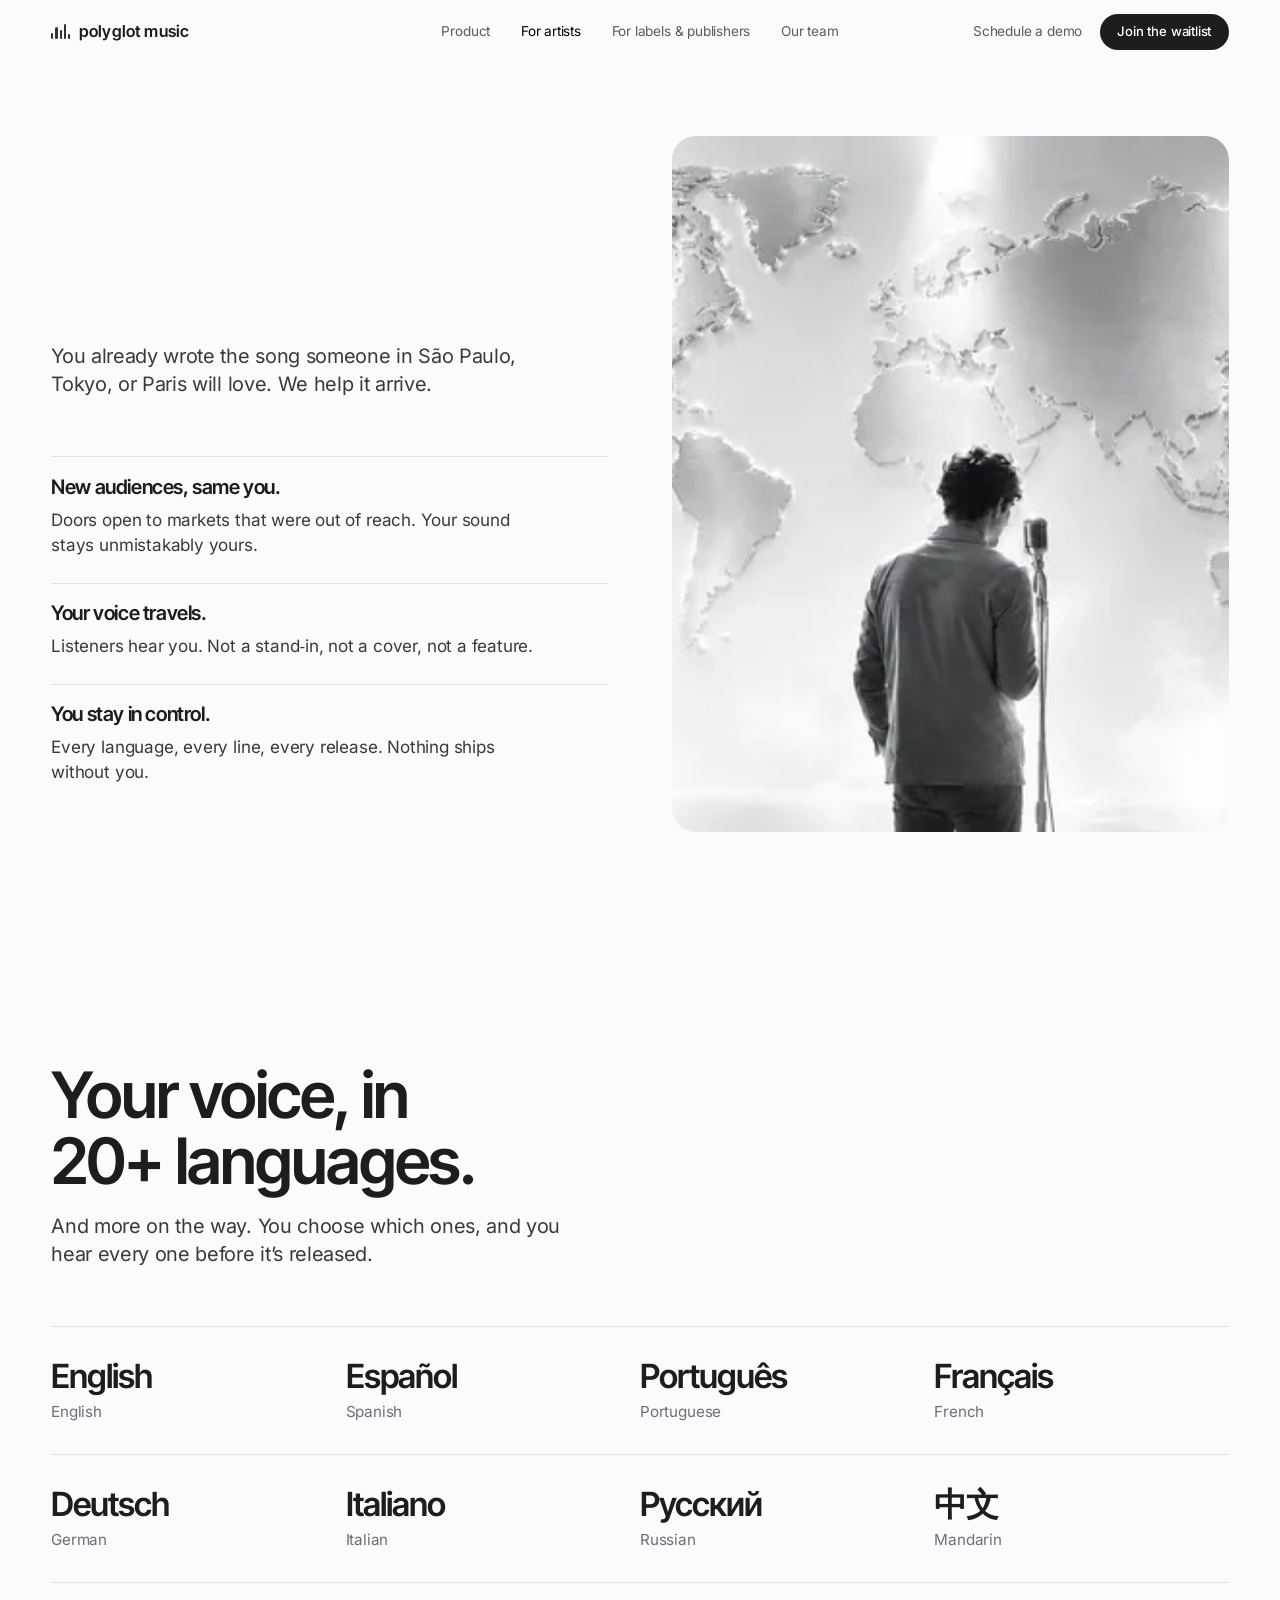
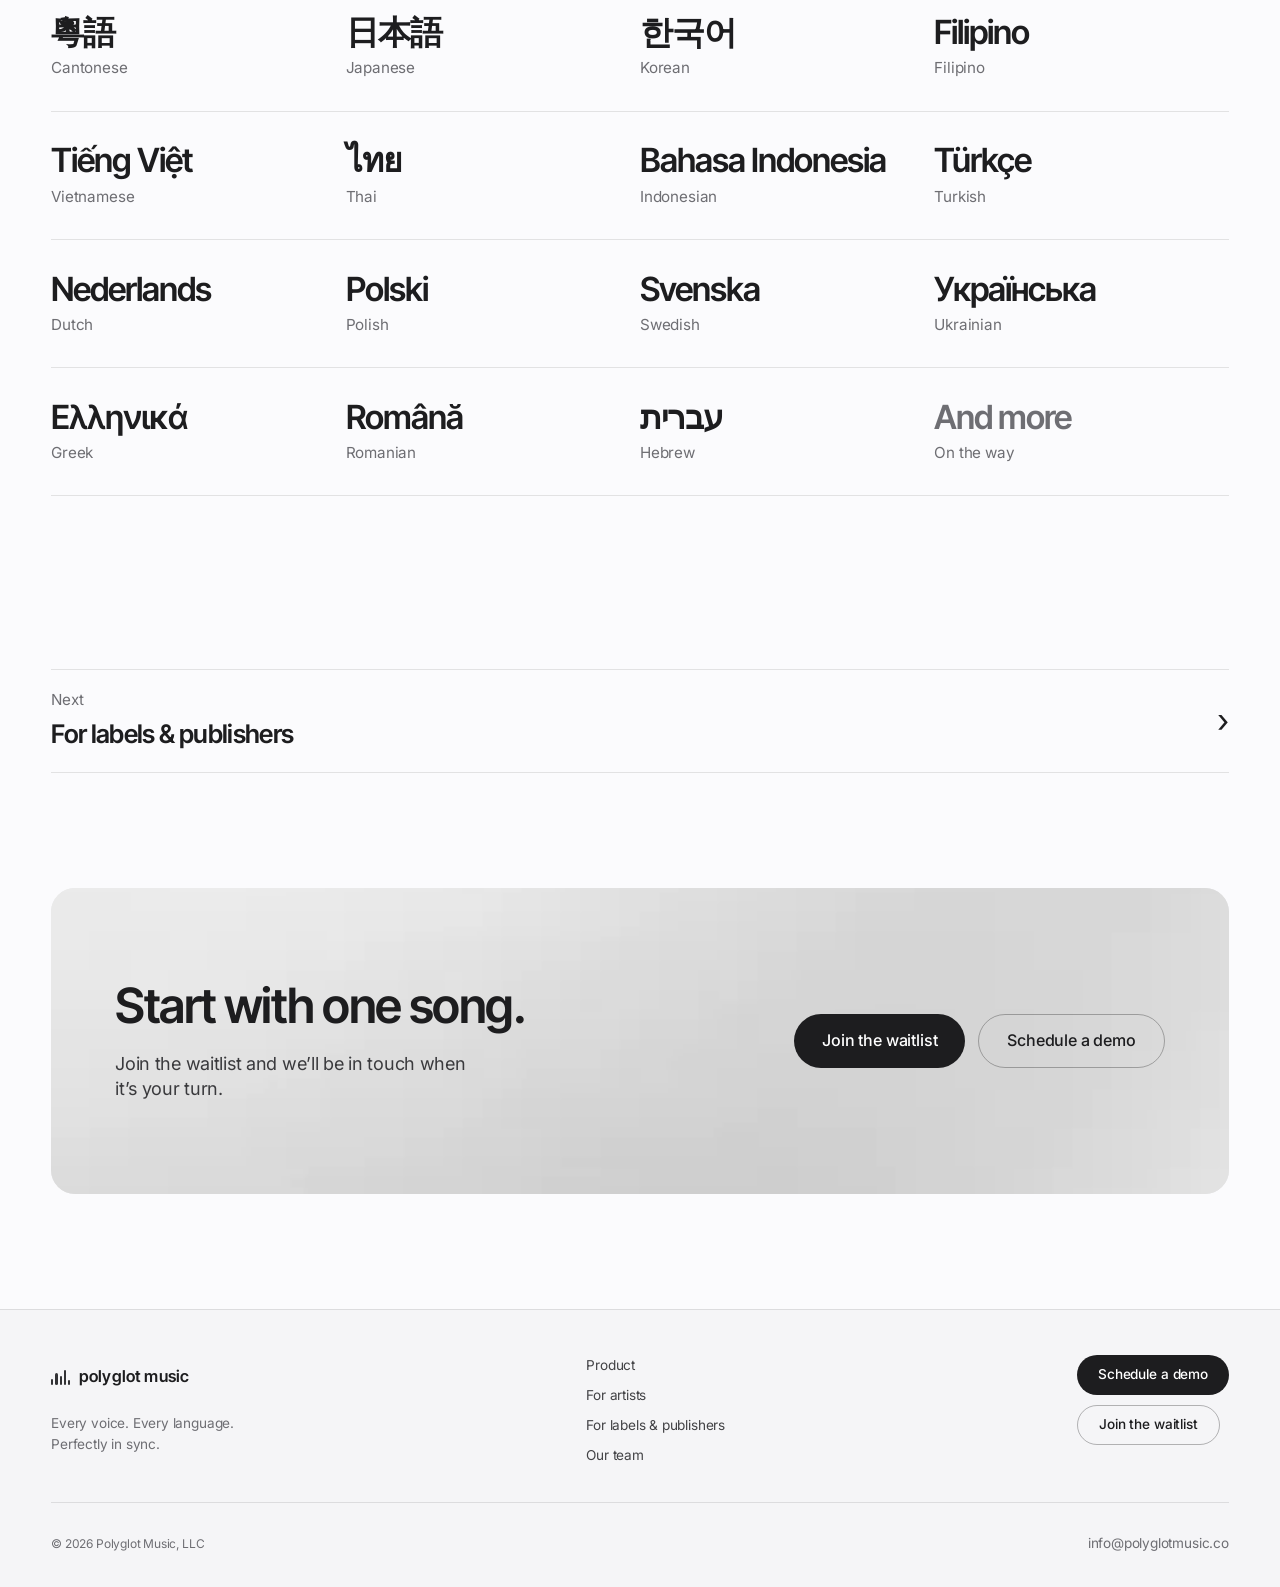
<file: for-artists.html>
<!DOCTYPE html><html lang="en"><head><meta charset="UTF-8"><meta name="viewport" content="width=device-width, initial-scale=1.0, viewport-fit=cover"><link rel="preload" href="/assets/inter-tight-latin-wght-normal.DX-nOvPD.woff2" as="font" type="font/woff2" crossorigin><link rel="preload" href="/assets/inter-latin-wght-normal.Dx4kXJAl.woff2" as="font" type="font/woff2" crossorigin><title>For Artists | Your Songs in 20+ Languages | Polyglot Music</title><meta name="description" content="Reach listeners in languages you never recorded in, dubbed in your own voice on every version. You choose the languages and approve every release."><meta name="robots" content="index, follow, max-image-preview:large"><link rel="canonical" href="https://www.polyglotmusic.co/for-artists"><meta property="og:type" content="website"><meta property="og:site_name" content="Polyglot Music"><meta property="og:locale" content="en_US"><meta property="og:title" content="For artists | Polyglot Music"><meta property="og:description" content="Your song, everywhere. Your voice, always."><meta property="og:url" content="https://www.polyglotmusic.co/for-artists"><meta property="og:image" content="https://www.polyglotmusic.co/og-image.png"><meta property="og:image:width" content="1200"><meta property="og:image:height" content="630"><meta property="og:image:alt" content="Polyglot Music. Every voice. Every language. Perfectly in sync."><meta name="twitter:card" content="summary_large_image"><meta name="twitter:title" content="For artists | Polyglot Music"><meta name="twitter:description" content="Your song, everywhere. Your voice, always."><meta name="twitter:image" content="https://www.polyglotmusic.co/og-image.png"><script type="application/ld+json">{"@context":"https://schema.org","@graph":[{"@type":"Organization","@id":"https://www.polyglotmusic.co/#org","name":"Polyglot Music","legalName":"Polyglot Music, LLC","alternateName":["Polyglot","polyglotmusic"],"url":"https://www.polyglotmusic.co/","logo":{"@type":"ImageObject","url":"https://www.polyglotmusic.co/icon-512.png","width":512,"height":512},"image":"https://www.polyglotmusic.co/og-image.png","email":"info@polyglotmusic.co","slogan":"Every voice. Every language. Perfectly in sync.","description":"Polyglot Music is the global standard for making music borderless and accessible to all. It releases songs in 20+ languages in the original artist’s own voice, for artists, record labels and music publishers, with rights holders approving every version.","knowsAbout":["Music dubbing","Song dubbing","Cross-lingual music","AI music","AI vocal generation","Multilingual music","Music localization","Music catalog growth","Music publishing","Record labels","Global music markets"],"founder":[{"@id":"https://www.polyglotmusic.co/team#joel-klaiman"},{"@id":"https://www.polyglotmusic.co/team#david-saint-fleur"},{"@id":"https://www.polyglotmusic.co/team#austin-dome"}],"areaServed":"Worldwide","contactPoint":{"@type":"ContactPoint","contactType":"sales","email":"info@polyglotmusic.co","url":"https://www.polyglotmusic.co/demo","availableLanguage":["English"]}},{"@type":"WebSite","@id":"https://www.polyglotmusic.co/#website","url":"https://www.polyglotmusic.co/","name":"Polyglot Music","alternateName":"Polyglot","publisher":{"@id":"https://www.polyglotmusic.co/#org"},"inLanguage":"en"},{"@type":"WebPage","@id":"https://www.polyglotmusic.co/for-artists#webpage","url":"https://www.polyglotmusic.co/for-artists","name":"For Artists | Your Songs in 20+ Languages | Polyglot Music","description":"Reach listeners in languages you never recorded in, dubbed in your own voice on every version. You choose the languages and approve every release.","isPartOf":{"@id":"https://www.polyglotmusic.co/#website"},"about":{"@id":"https://www.polyglotmusic.co/#org"},"inLanguage":"en","primaryImageOfPage":"https://www.polyglotmusic.co/og-image.png","breadcrumb":{"@type":"BreadcrumbList","itemListElement":[{"@type":"ListItem","position":1,"name":"Home","item":"https://www.polyglotmusic.co/"},{"@type":"ListItem","position":2,"name":"For artists","item":"https://www.polyglotmusic.co/for-artists"}]}},{"@type":"Service","@id":"https://www.polyglotmusic.co/#service-artists","name":"Music dubbing in the original voice","alternateName":["Cross-lingual music dubbing","Multilingual song versions","AI vocal dubbing for music"],"serviceType":"Music dubbing and localization","description":"New-language versions of existing songs in the original artist’s voice. Each version is a new master released alongside the original, approved by the artist and rights holders before release.","provider":{"@id":"https://www.polyglotmusic.co/#org"},"areaServed":"Worldwide","audience":[{"@type":"BusinessAudience","audienceType":"Recording artists"},{"@type":"BusinessAudience","audienceType":"Songwriters"},{"@type":"BusinessAudience","audienceType":"Artist managers"}],"availableLanguage":[{"@type":"Language","name":"English","alternateName":"en"},{"@type":"Language","name":"Spanish","alternateName":"es"},{"@type":"Language","name":"Portuguese","alternateName":"pt"},{"@type":"Language","name":"French","alternateName":"fr"},{"@type":"Language","name":"German","alternateName":"de"},{"@type":"Language","name":"Italian","alternateName":"it"},{"@type":"Language","name":"Russian","alternateName":"ru"},{"@type":"Language","name":"Mandarin","alternateName":"zh"},{"@type":"Language","name":"Cantonese","alternateName":"yue"},{"@type":"Language","name":"Japanese","alternateName":"ja"},{"@type":"Language","name":"Korean","alternateName":"ko"},{"@type":"Language","name":"Filipino","alternateName":"fil"},{"@type":"Language","name":"Vietnamese","alternateName":"vi"},{"@type":"Language","name":"Thai","alternateName":"th"},{"@type":"Language","name":"Indonesian","alternateName":"id"},{"@type":"Language","name":"Turkish","alternateName":"tr"},{"@type":"Language","name":"Dutch","alternateName":"nl"},{"@type":"Language","name":"Polish","alternateName":"pl"},{"@type":"Language","name":"Swedish","alternateName":"sv"},{"@type":"Language","name":"Ukrainian","alternateName":"uk"},{"@type":"Language","name":"Greek","alternateName":"el"},{"@type":"Language","name":"Romanian","alternateName":"ro"},{"@type":"Language","name":"Hebrew","alternateName":"he"}],"category":["Music technology","Music localization","AI music"]}]}</script><meta name="theme-color" content="#fbfbfd"><meta name="apple-mobile-web-app-title" content="Polyglot"><meta name="format-detection" content="telephone=no"><link rel="apple-touch-icon" sizes="180x180" href="/apple-touch-icon.png?v=2"><link rel="icon" href="/favicon.ico?v=2" sizes="48x48"><link rel="icon" type="image/png" sizes="48x48" href="/favicon-48x48.png?v=2"><link rel="icon" type="image/png" sizes="32x32" href="/favicon-32x32.png?v=2"><link rel="icon" type="image/png" sizes="16x16" href="/favicon-16x16.png?v=2"><link rel="icon" type="image/svg+xml" href="/favicon.svg?v=2"><link rel="manifest" href="/site.webmanifest?v=2"><script>document.documentElement.classList.add('js');</script><style>/*! tailwindcss v4.3.3 | MIT License | https://tailwindcss.com */
@layer properties{@supports (((-webkit-hyphens:none)) and (not (margin-trim:inline))) or ((-moz-orient:inline) and (not (color:rgb(from red r g b)))){*,:before,:after,::backdrop{--tw-rotate-x:initial;--tw-rotate-y:initial;--tw-rotate-z:initial;--tw-skew-x:initial;--tw-skew-y:initial;--tw-shadow:0 0 #0000;--tw-shadow-color:initial;--tw-shadow-alpha:100%;--tw-inset-shadow:0 0 #0000;--tw-inset-shadow-color:initial;--tw-inset-shadow-alpha:100%;--tw-ring-color:initial;--tw-ring-shadow:0 0 #0000;--tw-inset-ring-color:initial;--tw-inset-ring-shadow:0 0 #0000;--tw-ring-inset:initial;--tw-ring-offset-width:0px;--tw-ring-offset-color:#fff;--tw-ring-offset-shadow:0 0 #0000;--tw-ease:initial}}}@layer theme{:root,:host{--font-sans:"Inter Variable", -apple-system, BlinkMacSystemFont, "Segoe UI", sans-serif;--font-mono:ui-monospace, SFMono-Regular, Menlo, Monaco, Consolas, "Liberation Mono", "Courier New", monospace;--ease-out:cubic-bezier(.16, 1, .3, 1);--ease-in-out:cubic-bezier(.4, 0, .2, 1);--default-transition-duration:.15s;--default-transition-timing-function:cubic-bezier(.4, 0, .2, 1);--default-font-family:var(--font-sans);--default-mono-font-family:var(--font-mono);--color-bg:#fbfbfd;--color-tile:#f5f5f7;--color-ink:#1d1d1f;--color-body:#3a3a3d;--color-muted:#6e6e73;--color-line:#0000001a;--font-display:"Inter Tight Variable", "Inter Variable", -apple-system, BlinkMacSystemFont, sans-serif;--ease-soft:cubic-bezier(.22, 1, .36, 1)}}@layer base{*,:after,:before,::backdrop{box-sizing:border-box;border:0 solid;margin:0;padding:0}::file-selector-button{box-sizing:border-box;border:0 solid;margin:0;padding:0}html,:host{-webkit-text-size-adjust:100%;tab-size:4;line-height:1.5;font-family:var(--default-font-family,-apple-system, BlinkMacSystemFont, "Segoe UI", Roboto, "Helvetica Neue", "Noto Sans", Arial, sans-serif, "Apple Color Emoji", "Segoe UI Emoji", "Segoe UI Symbol", "Noto Color Emoji");font-feature-settings:var(--default-font-feature-settings,normal);font-variation-settings:var(--default-font-variation-settings,normal);-webkit-tap-highlight-color:transparent}hr{height:0;color:inherit;border-top-width:1px}abbr:where([title]){text-decoration:underline dotted}h1,h2,h3,h4,h5,h6{font-size:inherit;font-weight:inherit}a{color:inherit;-webkit-text-decoration:inherit;-webkit-text-decoration:inherit;-webkit-text-decoration:inherit;text-decoration:inherit}b,strong{font-weight:bolder}code,kbd,samp,pre{font-family:var(--default-mono-font-family,ui-monospace, SFMono-Regular, Menlo, Monaco, Consolas, "Liberation Mono", "Courier New", monospace);font-feature-settings:var(--default-mono-font-feature-settings,normal);font-variation-settings:var(--default-mono-font-variation-settings,normal);font-size:1em}small{font-size:80%}sub,sup{vertical-align:baseline;font-size:75%;line-height:0;position:relative}sub{bottom:-.25em}sup{top:-.5em}table{text-indent:0;border-color:inherit;border-collapse:collapse}:-moz-focusring:where(:not(iframe)){outline:auto}progress{vertical-align:baseline}summary{display:list-item}ol,ul,menu{list-style:none}img,svg,video,canvas,audio,iframe,embed,object{vertical-align:middle;display:block}img,video{max-width:100%;height:auto}button,input,select,optgroup,textarea{font:inherit;font-feature-settings:inherit;font-variation-settings:inherit;letter-spacing:inherit;color:inherit;opacity:1;background-color:#0000;border-radius:0}::file-selector-button{font:inherit;font-feature-settings:inherit;font-variation-settings:inherit;letter-spacing:inherit;color:inherit;opacity:1;background-color:#0000;border-radius:0}:where(select:is([multiple],[size])) optgroup{font-weight:bolder}:where(select:is([multiple],[size])) optgroup option{padding-inline-start:20px}::file-selector-button{margin-inline-end:4px}::placeholder{opacity:1}@supports (not ((-webkit-appearance:-apple-pay-button))) or (contain-intrinsic-size:1px){::placeholder{color:currentColor}@supports (color:color-mix(in lab, red, red)){::placeholder{color:color-mix(in oklab, currentcolor 50%, transparent)}}}textarea{resize:vertical}::-webkit-search-decoration{-webkit-appearance:none}::-webkit-date-and-time-value{min-height:1lh;text-align:inherit}::-webkit-datetime-edit{display:inline-flex}::-webkit-datetime-edit-fields-wrapper{padding:0}::-webkit-datetime-edit{padding-block:0}::-webkit-datetime-edit-year-field{padding-block:0}::-webkit-datetime-edit-month-field{padding-block:0}::-webkit-datetime-edit-day-field{padding-block:0}::-webkit-datetime-edit-hour-field{padding-block:0}::-webkit-datetime-edit-minute-field{padding-block:0}::-webkit-datetime-edit-second-field{padding-block:0}::-webkit-datetime-edit-millisecond-field{padding-block:0}::-webkit-datetime-edit-meridiem-field{padding-block:0}::-webkit-calendar-picker-indicator{line-height:1}:-moz-ui-invalid{box-shadow:none}button,input:where([type=button],[type=reset],[type=submit]){appearance:button}::file-selector-button{appearance:button}::-webkit-inner-spin-button{height:auto}::-webkit-outer-spin-button{height:auto}[hidden]:where(:not([hidden=until-found])){display:none!important}*{box-sizing:border-box;margin:0;padding:0}html{-webkit-text-size-adjust:100%;-moz-text-size-adjust:100%;text-size-adjust:100%;scroll-behavior:smooth;scroll-padding-top:var(--nav)}body{font-family:var(--font-sans);letter-spacing:-.011em;color:var(--color-ink);background:var(--color-bg);-webkit-font-smoothing:antialiased;-moz-osx-font-smoothing:grayscale;flex-direction:column;min-height:100svh;font-size:1.0625rem;line-height:1.55;display:flex;overflow-x:hidden}a{color:inherit;text-decoration:none}a,button,input,select,textarea{-webkit-tap-highlight-color:transparent;touch-action:manipulation}button{font:inherit;color:inherit;cursor:pointer;background:0 0;border:0}img,picture{max-width:100%;display:block}ul,ol{list-style:none}strong{font-weight:600}::selection{background:#1d1d1f24}:focus-visible{outline:2px solid var(--color-ink);outline-offset:3px;border-radius:4px}main{flex:1 0 auto;width:100%}@media (width<=40rem){:root{--nav:60px;--r-tile:18px}body{font-size:1rem}}@media (width>=110rem){:root{--wrap:1400px;--nav:72px;--r-tile:28px}body{font-size:1.125rem}}@media (width>=140rem){:root{--wrap:1640px;--nav:80px}body{font-size:1.1875rem}}}@layer components{.wrap{width:min(var(--wrap), 100% - 2 * var(--gutter));margin-inline:auto}.section{padding-block:var(--s-section)}.section.tinted{background:var(--color-tile)}main>.section:first-child{padding-top:clamp(2.5rem,6vw,4.5rem)}body.formpage{background:var(--color-tile)}.display{font-family:var(--font-display);letter-spacing:-.032em;color:var(--color-ink);text-wrap:balance;font-weight:600;line-height:1.02}.display .dim{color:var(--color-muted)}.h2{max-width:16ch;font-size:clamp(2.4rem,5vw,4.2rem)}.h1{max-width:15ch;font-size:clamp(2.6rem,5.4vw,4.6rem)}@media (width<=22.5rem){.h1,.h2{font-size:2.1rem}}@media (width>=110rem){.h2{font-size:4.8rem}.h1{font-size:5.2rem}.lede{max-width:42ch;font-size:1.6rem}.btn,.btn-ghost{min-height:54px;padding:.95rem 2rem;font-size:1.1rem}.link{font-size:1.1rem}}@media (width>=140rem){.h2{font-size:5.6rem}.h1{font-size:6rem}.lede{font-size:1.85rem}}.lede{letter-spacing:-.016em;color:var(--color-body);text-wrap:pretty;max-width:40ch;font-size:clamp(1.15rem,1.55vw,1.45rem);line-height:1.4}.prose{color:var(--color-body);max-width:60ch;font-size:1.0625rem;line-height:1.55}.btn,.btn-ghost{letter-spacing:-.01em;white-space:nowrap;border-radius:980px;justify-content:center;align-items:center;gap:.5rem;min-height:48px;padding:.85rem 1.75rem;font-size:1rem;font-weight:500;transition:background .2s,border-color .2s,transform .2s;display:inline-flex}.btn{color:#fff;background:var(--color-ink)}.btn:hover{background:#000}.btn-ghost{color:var(--color-ink);border:1px solid #00000047}.btn-ghost:hover{background:#0000000a;border-color:#0009}.btn:hover,.btn-ghost:hover{transform:translateY(-1px)}.btn:active,.btn-ghost:active{transform:scale(.98)}.link{letter-spacing:-.01em;min-height:44px;color:var(--color-ink);align-items:center;gap:.3rem;font-size:1rem;font-weight:500;transition:opacity .2s;display:inline-flex}.link .chev{font-size:1.15em;line-height:1;transition:transform .2s}.link:hover{opacity:.7}.link:hover .chev{transform:translate(2px)}.vh{clip:rect(0 0 0 0);clip-path:inset(50%);white-space:nowrap;width:1px;height:1px;position:absolute;overflow:hidden}.skip{z-index:100;background:var(--color-ink);color:#fff;border-radius:0 0 12px;padding:.7rem 1.2rem;font-weight:500;position:absolute;top:0;left:-9999px}.skip:focus{left:0}.tile{border-radius:var(--r-tile);background:var(--color-tile);isolation:isolate;position:relative;overflow:hidden}.tile>.photo{position:absolute;inset:0}.sheen{z-index:1;pointer-events:none;opacity:0;mix-blend-mode:overlay;background:linear-gradient(104deg,#0000 38%,#ffffff80 48%,#ffffffb8 51%,#ffffff80 54%,#0000 64%);position:absolute;inset:0;transform:translate(-55%)}.js .in .sheen{animation:5s cubic-bezier(.42,0,.3,1) .35s infinite both glint}@keyframes glint{0%{opacity:0;transform:translate(-55%)}8%{opacity:1}38%{opacity:1}46%{opacity:0;transform:translate(120%)}to{opacity:0;transform:translate(120%)}}.w{vertical-align:bottom;margin-bottom:-.12em;padding-bottom:.12em;display:inline-block;overflow:hidden}.w i{font-style:normal;display:inline-block}.js .w i{transform:translateY(115%)}.js .in .w i{transition:transform 1.1s var(--ease-out) var(--d,0s);transform:none}.js .w i.pre{transition:none!important;transform:translateY(115%)!important}.js .w i.out{transform:translateY(-115%)!important}.js .plate img{opacity:0;will-change:opacity, transform;transform:scale(1.05)}.js .in .plate img{opacity:1;transition:opacity 1.1s var(--ease-soft), transform 2.4s var(--ease-soft);transform:scale(1)}.js .rise{opacity:0;filter:blur(6px);will-change:opacity, transform, filter;transform:translateY(18px)}.js .in .rise{opacity:1;filter:blur();transition:opacity .95s var(--ease-out) var(--d,0s), transform 1.15s var(--ease-out) var(--d,0s), filter .95s var(--ease-out) var(--d,0s);transform:none}.js .rv{opacity:0;transition:opacity .9s var(--ease-out) calc(var(--i,0) * 90ms), transform 1s var(--ease-out) calc(var(--i,0) * 90ms);transform:translateY(22px)}.js .rv.on,.js.settled .rv{opacity:1;transform:none}@media (prefers-reduced-motion:reduce){html{scroll-behavior:auto}.sheen{display:none}.js .plate img,.js .rise,.js .w i,.js .rv{opacity:1;filter:none;transition:none;transform:none}}}@layer utilities{.visible{visibility:visible}.static{position:static}.block{display:block}.contents{display:contents}.flex{display:flex}.grid{display:grid}.hidden{display:none}.table{display:table}.grow{flex-grow:1}.transform{transform:var(--tw-rotate-x,) var(--tw-rotate-y,) var(--tw-rotate-z,) var(--tw-skew-x,) var(--tw-skew-y,)}.resize{resize:both}.shadow{--tw-shadow:0 1px 3px 0 var(--tw-shadow-color,#0000001a), 0 1px 2px -1px var(--tw-shadow-color,#0000001a);box-shadow:var(--tw-inset-shadow), var(--tw-inset-ring-shadow), var(--tw-ring-offset-shadow), var(--tw-ring-shadow), var(--tw-shadow)}.transition{transition-property:color,background-color,border-color,outline-color,text-decoration-color,fill,stroke,--tw-gradient-from,--tw-gradient-via,--tw-gradient-to,opacity,box-shadow,transform,translate,scale,rotate,filter,-webkit-backdrop-filter,backdrop-filter,display,content-visibility,overlay,pointer-events;transition-timing-function:var(--tw-ease,var(--default-transition-timing-function));transition-duration:var(--tw-duration,var(--default-transition-duration))}.ease-in-out{--tw-ease:var(--ease-in-out);transition-timing-function:var(--ease-in-out)}}@font-face{font-family:Inter Variable;font-style:normal;font-display:swap;font-weight:100 900;src:url(/assets/inter-cyrillic-ext-wght-normal.BOeWTOD4.woff2)format("woff2-variations");unicode-range:U+460-52F,U+1C80-1C8A,U+20B4,U+2DE0-2DFF,U+A640-A69F,U+FE2E-FE2F}@font-face{font-family:Inter Variable;font-style:normal;font-display:swap;font-weight:100 900;src:url(/assets/inter-cyrillic-wght-normal.DqGufNeO.woff2)format("woff2-variations");unicode-range:U+301,U+400-45F,U+490-491,U+4B0-4B1,U+2116}@font-face{font-family:Inter Variable;font-style:normal;font-display:swap;font-weight:100 900;src:url(/assets/inter-greek-ext-wght-normal.DlzME5K_.woff2)format("woff2-variations");unicode-range:U+1F??}@font-face{font-family:Inter Variable;font-style:normal;font-display:swap;font-weight:100 900;src:url(/assets/inter-greek-wght-normal.CkhJZR-_.woff2)format("woff2-variations");unicode-range:U+370-377,U+37A-37F,U+384-38A,U+38C,U+38E-3A1,U+3A3-3FF}@font-face{font-family:Inter Variable;font-style:normal;font-display:swap;font-weight:100 900;src:url(/assets/inter-vietnamese-wght-normal.CBcvBZtf.woff2)format("woff2-variations");unicode-range:U+102-103,U+110-111,U+128-129,U+168-169,U+1A0-1A1,U+1AF-1B0,U+300-301,U+303-304,U+308-309,U+323,U+329,U+1EA0-1EF9,U+20AB}@font-face{font-family:Inter Variable;font-style:normal;font-display:swap;font-weight:100 900;src:url(/assets/inter-latin-ext-wght-normal.DO1Apj_S.woff2)format("woff2-variations");unicode-range:U+100-2BA,U+2BD-2C5,U+2C7-2CC,U+2CE-2D7,U+2DD-2FF,U+304,U+308,U+329,U+1D00-1DBF,U+1E00-1E9F,U+1EF2-1EFF,U+2020,U+20A0-20AB,U+20AD-20C0,U+2113,U+2C60-2C7F,U+A720-A7FF}@font-face{font-family:Inter Variable;font-style:normal;font-display:swap;font-weight:100 900;src:url(/assets/inter-latin-wght-normal.Dx4kXJAl.woff2)format("woff2-variations");unicode-range:U+??,U+131,U+152-153,U+2BB-2BC,U+2C6,U+2DA,U+2DC,U+304,U+308,U+329,U+2000-206F,U+20AC,U+2122,U+2191,U+2193,U+2212,U+2215,U+FEFF,U+FFFD}@font-face{font-family:Inter Tight Variable;font-style:normal;font-display:swap;font-weight:100 900;src:url(/assets/inter-tight-cyrillic-ext-wght-normal.okcGN4Nq.woff2)format("woff2-variations");unicode-range:U+460-52F,U+1C80-1C8A,U+20B4,U+2DE0-2DFF,U+A640-A69F,U+FE2E-FE2F}@font-face{font-family:Inter Tight Variable;font-style:normal;font-display:swap;font-weight:100 900;src:url(/assets/inter-tight-cyrillic-wght-normal.BS41q_Tv.woff2)format("woff2-variations");unicode-range:U+301,U+400-45F,U+490-491,U+4B0-4B1,U+2116}@font-face{font-family:Inter Tight Variable;font-style:normal;font-display:swap;font-weight:100 900;src:url(/assets/inter-tight-greek-ext-wght-normal.DQgQPNk4.woff2)format("woff2-variations");unicode-range:U+1F??}@font-face{font-family:Inter Tight Variable;font-style:normal;font-display:swap;font-weight:100 900;src:url(/assets/inter-tight-greek-wght-normal.sS1B39LI.woff2)format("woff2-variations");unicode-range:U+370-377,U+37A-37F,U+384-38A,U+38C,U+38E-3A1,U+3A3-3FF}@font-face{font-family:Inter Tight Variable;font-style:normal;font-display:swap;font-weight:100 900;src:url(/assets/inter-tight-vietnamese-wght-normal.TKKdAiBA.woff2)format("woff2-variations");unicode-range:U+102-103,U+110-111,U+128-129,U+168-169,U+1A0-1A1,U+1AF-1B0,U+300-301,U+303-304,U+308-309,U+323,U+329,U+1EA0-1EF9,U+20AB}@font-face{font-family:Inter Tight Variable;font-style:normal;font-display:swap;font-weight:100 900;src:url(/assets/inter-tight-latin-ext-wght-normal.B4u9PlvR.woff2)format("woff2-variations");unicode-range:U+100-2BA,U+2BD-2C5,U+2C7-2CC,U+2CE-2D7,U+2DD-2FF,U+304,U+308,U+329,U+1D00-1DBF,U+1E00-1E9F,U+1EF2-1EFF,U+2020,U+20A0-20AB,U+20AD-20C0,U+2113,U+2C60-2C7F,U+A720-A7FF}@font-face{font-family:Inter Tight Variable;font-style:normal;font-display:swap;font-weight:100 900;src:url(/assets/inter-tight-latin-wght-normal.DX-nOvPD.woff2)format("woff2-variations");unicode-range:U+??,U+131,U+152-153,U+2BB-2BC,U+2C6,U+2DA,U+2DC,U+304,U+308,U+329,U+2000-206F,U+20AC,U+2122,U+2191,U+2193,U+2212,U+2215,U+FEFF,U+FFFD}:root{--nav:64px;--gutter:clamp(1.25rem, 4vw, 3.5rem);--wrap:1200px;--r-tile:24px;--r-field:12px;--s-section:clamp(4.5rem, 9vw, 8rem);--s-block:clamp(2.25rem, 4.5vw, 3.75rem);--s-group:1.25rem}@property --tw-rotate-x{syntax:"*";inherits:false}@property --tw-rotate-y{syntax:"*";inherits:false}@property --tw-rotate-z{syntax:"*";inherits:false}@property --tw-skew-x{syntax:"*";inherits:false}@property --tw-skew-y{syntax:"*";inherits:false}@property --tw-shadow{syntax:"*";inherits:false;initial-value:0 0 #0000}@property --tw-shadow-color{syntax:"*";inherits:false}@property --tw-shadow-alpha{syntax:"<percentage>";inherits:false;initial-value:100%}@property --tw-inset-shadow{syntax:"*";inherits:false;initial-value:0 0 #0000}@property --tw-inset-shadow-color{syntax:"*";inherits:false}@property --tw-inset-shadow-alpha{syntax:"<percentage>";inherits:false;initial-value:100%}@property --tw-ring-color{syntax:"*";inherits:false}@property --tw-ring-shadow{syntax:"*";inherits:false;initial-value:0 0 #0000}@property --tw-inset-ring-color{syntax:"*";inherits:false}@property --tw-inset-ring-shadow{syntax:"*";inherits:false;initial-value:0 0 #0000}@property --tw-ring-inset{syntax:"*";inherits:false}@property --tw-ring-offset-width{syntax:"<length>";inherits:false;initial-value:0}@property --tw-ring-offset-color{syntax:"*";inherits:false;initial-value:#fff}@property --tw-ring-offset-shadow{syntax:"*";inherits:false;initial-value:0 0 #0000}@property --tw-ease{syntax:"*";inherits:false}.brand[data-astro-cid-6bctqxxv]{min-height:44px;font-family:var(--font-display);letter-spacing:.01em;color:var(--color-ink);white-space:nowrap;align-items:center;gap:.55rem;font-size:1.02rem;font-weight:600;display:inline-flex}.eq[data-astro-cid-6bctqxxv]{align-items:flex-end;gap:2px;height:15px;display:inline-flex}.eq[data-astro-cid-6bctqxxv] i[data-astro-cid-6bctqxxv]{background:var(--color-ink);opacity:.9;transform-origin:bottom;border-radius:2px;width:2.2px}.eq[data-astro-cid-6bctqxxv] i[data-astro-cid-6bctqxxv]:first-child{height:6px}.eq[data-astro-cid-6bctqxxv] i[data-astro-cid-6bctqxxv]:nth-child(2){height:12px}.eq[data-astro-cid-6bctqxxv] i[data-astro-cid-6bctqxxv]:nth-child(3){height:9px}.eq[data-astro-cid-6bctqxxv] i[data-astro-cid-6bctqxxv]:nth-child(4){height:15px}.eq[data-astro-cid-6bctqxxv] i[data-astro-cid-6bctqxxv]:nth-child(5){height:5px}.beat[data-astro-cid-6bctqxxv] .eq[data-astro-cid-6bctqxxv] i[data-astro-cid-6bctqxxv]{animation:.612s ease-in-out infinite beat}.beat[data-astro-cid-6bctqxxv] .eq[data-astro-cid-6bctqxxv] i[data-astro-cid-6bctqxxv]:nth-child(2){animation-delay:80ms}.beat[data-astro-cid-6bctqxxv] .eq[data-astro-cid-6bctqxxv] i[data-astro-cid-6bctqxxv]:nth-child(3){animation-delay:.16s}.beat[data-astro-cid-6bctqxxv] .eq[data-astro-cid-6bctqxxv] i[data-astro-cid-6bctqxxv]:nth-child(4){animation-delay:.24s}.beat[data-astro-cid-6bctqxxv] .eq[data-astro-cid-6bctqxxv] i[data-astro-cid-6bctqxxv]:nth-child(5){animation-delay:.32s}@keyframes beat{0%,to{transform:scaleY(.5)}50%{transform:scaleY(1)}}@media (prefers-reduced-motion:reduce){.beat[data-astro-cid-6bctqxxv] .eq[data-astro-cid-6bctqxxv] i[data-astro-cid-6bctqxxv]{animation:none}}.topbar[data-astro-cid-wpvy4v7s]{z-index:30;min-height:var(--nav);padding:0 max(var(--gutter),env(safe-area-inset-left)) 0 max(var(--gutter),env(safe-area-inset-right));-webkit-backdrop-filter:blur(20px)saturate(1.8);background:#fbfbfdd1;border-bottom:1px solid #0000;grid-template-columns:1fr auto 1fr;align-items:center;gap:1.25rem;transition:background .3s,border-color .3s;display:grid;position:sticky;top:0}.topbar[data-astro-cid-wpvy4v7s].transparent{-webkit-backdrop-filter:none;background:0 0}.scrolled .topbar[data-astro-cid-wpvy4v7s]{border-bottom-color:var(--color-line);-webkit-backdrop-filter:blur(20px)saturate(1.8);background:#fbfbfdf0}.topbar[data-astro-cid-wpvy4v7s]>.brand{justify-self:start}.mainnav[data-astro-cid-wpvy4v7s]{justify-self:center;align-items:center;gap:clamp(1rem,2.4vw,2.2rem);display:flex}.mainnav[data-astro-cid-wpvy4v7s] a[data-astro-cid-wpvy4v7s],.navdemo[data-astro-cid-wpvy4v7s]{color:#1d1d1fb8;white-space:nowrap;align-items:center;min-height:44px;font-size:.85rem;transition:color .2s;display:inline-flex}.mainnav[data-astro-cid-wpvy4v7s] a[data-astro-cid-wpvy4v7s]:hover,.mainnav[data-astro-cid-wpvy4v7s] a[data-astro-cid-wpvy4v7s].active,.navdemo[data-astro-cid-wpvy4v7s]:hover{color:#000}.actions[data-astro-cid-wpvy4v7s]{justify-self:end;align-items:center;gap:1.1rem;display:flex}.pill[data-astro-cid-wpvy4v7s]{color:#fff;background:var(--color-ink);white-space:nowrap;border-radius:980px;align-items:center;min-height:36px;padding:0 1.1rem;font-size:.82rem;font-weight:500;transition:background .2s;display:inline-flex}.pill[data-astro-cid-wpvy4v7s]:hover{background:#000}.toggle[data-astro-cid-wpvy4v7s]{border-radius:12px;flex-direction:column;justify-content:center;align-items:center;gap:6px;width:44px;height:44px;margin-right:-11px;display:none}.toggle[data-astro-cid-wpvy4v7s] span[data-astro-cid-wpvy4v7s]{background:var(--color-ink);border-radius:2px;width:20px;height:1.8px;display:block}.menu[data-astro-cid-wpvy4v7s]{z-index:50;overscroll-behavior:contain;background:var(--color-bg);padding:calc(env(safe-area-inset-top) + 5.4rem) max(1.4rem,env(safe-area-inset-right)) max(2rem,env(safe-area-inset-bottom)) max(1.4rem,env(safe-area-inset-left));opacity:0;pointer-events:none;flex-direction:column;transition:opacity .3s;display:flex;position:fixed;inset:0;overflow-y:auto}.nav-open .menu[data-astro-cid-wpvy4v7s]{opacity:1;pointer-events:auto}.menu-top[data-astro-cid-wpvy4v7s]{min-height:var(--nav);padding:env(safe-area-inset-top) max(1.1rem,env(safe-area-inset-right)) 0 max(1.1rem,env(safe-area-inset-left));justify-content:space-between;align-items:center;display:flex;position:absolute;top:0;left:0;right:0}.close[data-astro-cid-wpvy4v7s]{border-radius:12px;width:44px;height:44px;margin-right:-11px;position:relative}.close[data-astro-cid-wpvy4v7s] span[data-astro-cid-wpvy4v7s]{background:var(--color-ink);border-radius:2px;width:22px;height:1.8px;margin:-1px 0 0 -11px;position:absolute;top:50%;left:50%}.close[data-astro-cid-wpvy4v7s] span[data-astro-cid-wpvy4v7s]:first-child{transform:rotate(45deg)}.close[data-astro-cid-wpvy4v7s] span[data-astro-cid-wpvy4v7s]:nth-child(2){transform:rotate(-45deg)}.menu[data-astro-cid-wpvy4v7s]>a[data-astro-cid-wpvy4v7s]:not(.cta){min-height:60px;font-family:var(--font-display);letter-spacing:-.025em;color:var(--color-ink);border-bottom:1px solid var(--color-line);opacity:0;justify-content:space-between;align-items:center;font-size:1.45rem;font-weight:600;transition:transform .35s,opacity .35s;display:flex;transform:translateY(8px)}.menu[data-astro-cid-wpvy4v7s]>a[data-astro-cid-wpvy4v7s]:not(.cta):after{content:"›";color:var(--color-muted);font-size:1.5rem;font-weight:400}.menu[data-astro-cid-wpvy4v7s]>a[data-astro-cid-wpvy4v7s].active{color:var(--color-muted)}.nav-open .menu[data-astro-cid-wpvy4v7s]>a[data-astro-cid-wpvy4v7s]{opacity:1;transform:none}.menu[data-astro-cid-wpvy4v7s]>a[data-astro-cid-wpvy4v7s]:first-of-type{transition-delay:30ms}.menu[data-astro-cid-wpvy4v7s]>a[data-astro-cid-wpvy4v7s]:nth-of-type(2){transition-delay:60ms}.menu[data-astro-cid-wpvy4v7s]>a[data-astro-cid-wpvy4v7s]:nth-of-type(3){transition-delay:90ms}.menu[data-astro-cid-wpvy4v7s]>a[data-astro-cid-wpvy4v7s]:nth-of-type(4){transition-delay:.12s}.cta[data-astro-cid-wpvy4v7s]{border-radius:980px;justify-content:center;align-items:center;width:100%;min-height:52px;font-size:1.05rem;font-weight:500;display:flex}.cta[data-astro-cid-wpvy4v7s].primary{color:#fff;background:var(--color-ink);margin-top:2rem}.cta[data-astro-cid-wpvy4v7s].ghost{border:1px solid #0000004d;margin-top:.7rem}@media (width<=63.99rem){.mainnav[data-astro-cid-wpvy4v7s],.navdemo[data-astro-cid-wpvy4v7s]{display:none}.toggle[data-astro-cid-wpvy4v7s]{display:flex}.topbar[data-astro-cid-wpvy4v7s]{padding-left:max(1.1rem,env(safe-area-inset-left));padding-right:max(1.1rem,env(safe-area-inset-right));grid-template-columns:minmax(0,1fr) auto}.actions[data-astro-cid-wpvy4v7s]{grid-column:2;gap:.75rem}}@media (width<=40rem){.pill[data-astro-cid-wpvy4v7s]{display:none}}@media (width>=110rem){.mainnav[data-astro-cid-wpvy4v7s] a[data-astro-cid-wpvy4v7s],.navdemo[data-astro-cid-wpvy4v7s]{font-size:1rem}.pill[data-astro-cid-wpvy4v7s]{min-height:42px;padding:0 1.35rem;font-size:.95rem}}@media (hover:none){.mainnav[data-astro-cid-wpvy4v7s] a[data-astro-cid-wpvy4v7s]:hover,.navdemo[data-astro-cid-wpvy4v7s]:hover{color:#1d1d1fb8}}.footer[data-astro-cid-jo6i4kqk]{z-index:2;background:var(--color-tile);border-top:1px solid var(--color-line);padding:clamp(2.4rem,5vh,3.2rem) 0 max(1.3rem,env(safe-area-inset-bottom));margin-top:auto;position:relative}.top[data-astro-cid-jo6i4kqk]{flex-wrap:wrap;justify-content:space-between;align-items:flex-start;gap:2.2rem clamp(2rem,6vw,5rem);display:flex}.tag[data-astro-cid-jo6i4kqk]{color:var(--color-muted);margin-top:.9rem;font-size:.85rem;line-height:1.55}.fnav[data-astro-cid-jo6i4kqk]{flex-direction:column;gap:.55rem;display:flex}.fnav[data-astro-cid-jo6i4kqk] a[data-astro-cid-jo6i4kqk]{color:#424245;align-items:center;font-size:.85rem;transition:color .2s;display:inline-flex}.fnav[data-astro-cid-jo6i4kqk] a[data-astro-cid-jo6i4kqk]:hover{color:#000}.fcta[data-astro-cid-jo6i4kqk]{flex-direction:column;align-items:flex-start;gap:.6rem;display:flex}.small[data-astro-cid-jo6i4kqk]{min-height:40px;padding:.55rem 1.3rem;font-size:.85rem}.bottom[data-astro-cid-jo6i4kqk]{border-top:1px solid var(--color-line);flex-wrap:wrap;justify-content:space-between;align-items:center;gap:.8rem 2rem;margin-top:clamp(1.8rem,4vh,2.6rem);padding-top:1.2rem;display:flex}.cp[data-astro-cid-jo6i4kqk]{color:var(--color-muted);font-size:.75rem}.mail[data-astro-cid-jo6i4kqk]{color:#6e6e73;border-radius:999px;align-items:center;min-height:44px;margin-right:-.9rem;padding:0 .9rem;scroll-margin-bottom:2rem;font-size:.85rem;transition:color .2s;display:inline-flex;position:relative}.mail[data-astro-cid-jo6i4kqk]:hover{color:#000}.addr[data-astro-cid-jo6i4kqk]{position:relative}.addr[data-astro-cid-jo6i4kqk]:after{content:"";transform-origin:0;background:currentColor;height:1.5px;position:absolute;bottom:-2px;left:0;right:0;transform:scaleX(0)}.copied[data-astro-cid-jo6i4kqk]{background:var(--color-ink);color:#fff;white-space:nowrap;opacity:0;pointer-events:none;border-radius:8px;padding:.3rem .65rem;font-size:.75rem;transition:opacity .2s,transform .2s;position:absolute;bottom:calc(100% - .2rem);right:.9rem;transform:translateY(4px)}.copied[data-astro-cid-jo6i4kqk].show{opacity:1;transform:none}.mail[data-astro-cid-jo6i4kqk].ping{color:var(--color-ink);transform-origin:100%;animation:mailglow 2.4s var(--ease-out) both}.mail[data-astro-cid-jo6i4kqk].ping .addr[data-astro-cid-jo6i4kqk]{background:linear-gradient(100deg,#1d1d1f 0% 38%,#c9c9ce 50%,#1d1d1f 62% 100%) 0 0/250% 100%;color:#0000;-webkit-background-clip:text;background-clip:text;font-weight:600;animation:1.4s ease-in-out .2s 2 mailsheen}.mail[data-astro-cid-jo6i4kqk].ping .addr[data-astro-cid-jo6i4kqk]:after{transition:transform .7s .35s var(--ease-out);transform:scaleX(1)}@keyframes mailglow{0%{background:#1d1d1f00;transform:scale(1);box-shadow:0 0 #1d1d1f00}18%{background:#fff;transform:scale(1.08);box-shadow:0 0 0 1px #0000001a,0 10px 30px #0000001f}70%{background:#fff;transform:scale(1.04);box-shadow:0 0 0 1px #0000001a,0 10px 30px #0000001f}to{background:#fff;transform:scale(1);box-shadow:0 0 0 1px #00000014}}@keyframes mailsheen{0%{background-position:100% 0}to{background-position:0 0}}@media (prefers-reduced-motion:reduce){.mail[data-astro-cid-jo6i4kqk].ping,.mail[data-astro-cid-jo6i4kqk].ping .addr[data-astro-cid-jo6i4kqk]{animation:none}.mail[data-astro-cid-jo6i4kqk].ping{background:#fff;box-shadow:0 0 0 1px #0000001a}.mail[data-astro-cid-jo6i4kqk].ping .addr[data-astro-cid-jo6i4kqk]{color:var(--color-ink);background:0 0}}@media (width<=47.99rem){.top[data-astro-cid-jo6i4kqk]{flex-direction:column;align-items:stretch;gap:1.6rem}.fnav[data-astro-cid-jo6i4kqk]{grid-template-columns:repeat(2,minmax(0,1fr));gap:0 1.2rem;display:grid}.fnav[data-astro-cid-jo6i4kqk] a[data-astro-cid-jo6i4kqk]{border-top:1px solid var(--color-line);min-height:48px;font-size:.95rem}.fcta[data-astro-cid-jo6i4kqk]{grid-template-columns:repeat(2,minmax(0,1fr));gap:.6rem;display:grid}.fcta[data-astro-cid-jo6i4kqk] .small[data-astro-cid-jo6i4kqk]{width:100%;min-height:48px;padding:.7rem 1rem;font-size:.92rem}.bottom[data-astro-cid-jo6i4kqk]{margin-top:1.6rem}}@media (width<=22.5rem){.fnav[data-astro-cid-jo6i4kqk],.fcta[data-astro-cid-jo6i4kqk]{grid-template-columns:1fr}}
.how[data-astro-cid-l43jfdkk] .wrap[data-astro-cid-l43jfdkk]{gap:var(--s-block);display:grid}.steps[data-astro-cid-l43jfdkk]{counter-reset:none;grid-template-columns:repeat(4,minmax(0,1fr));gap:clamp(1.5rem,3vw,2.5rem);display:grid}.steps[data-astro-cid-l43jfdkk] li[data-astro-cid-l43jfdkk]{border-top:2px solid var(--color-ink);align-content:start;gap:.6rem;padding-top:1.25rem;display:grid}.n[data-astro-cid-l43jfdkk]{font-family:var(--font-display);letter-spacing:-.04em;color:var(--color-ink);font-size:clamp(2.6rem,4vw,3.6rem);font-weight:600;line-height:1}.steps[data-astro-cid-l43jfdkk] h3[data-astro-cid-l43jfdkk]{font-family:var(--font-display);letter-spacing:-.02em;text-wrap:balance;margin-top:.4rem;font-size:1.3rem;font-weight:600;line-height:1.2}.steps[data-astro-cid-l43jfdkk] p[data-astro-cid-l43jfdkk]{color:var(--color-body);font-size:1.0625rem;line-height:1.5}@media (width>=110rem){.steps[data-astro-cid-l43jfdkk] h3[data-astro-cid-l43jfdkk]{font-size:1.55rem}.steps[data-astro-cid-l43jfdkk] p[data-astro-cid-l43jfdkk]{font-size:1.2rem}}@media (width<=63.99rem){.steps[data-astro-cid-l43jfdkk]{grid-template-columns:repeat(2,minmax(0,1fr));row-gap:2.5rem}}@media (width<=40rem){.steps[data-astro-cid-l43jfdkk]{grid-template-columns:1fr;row-gap:2rem}}.langs[data-astro-cid-q37n2hza] .wrap[data-astro-cid-q37n2hza]{gap:var(--s-block);display:grid}.head[data-astro-cid-q37n2hza]{gap:var(--s-group);display:grid}.grid[data-astro-cid-q37n2hza]{border-top:1px solid var(--color-line);grid-template-columns:repeat(4,minmax(0,1fr));display:grid}.grid[data-astro-cid-q37n2hza] li[data-astro-cid-q37n2hza]{border-bottom:1px solid var(--color-line);gap:.35rem;padding:clamp(1.25rem,2.4vw,2rem) 0;display:grid}.n[data-astro-cid-q37n2hza]{font-family:var(--font-display);letter-spacing:-.03em;color:var(--color-ink);font-size:clamp(1.6rem,2.6vw,2.4rem);font-weight:600;line-height:1.1}.e[data-astro-cid-q37n2hza]{color:var(--color-muted);font-size:.95rem}.more[data-astro-cid-q37n2hza] .n[data-astro-cid-q37n2hza]{color:var(--color-muted)}@media (width<=63.99rem){.grid[data-astro-cid-q37n2hza]{grid-template-columns:repeat(3,minmax(0,1fr))}}@media (width<=40rem){.grid[data-astro-cid-q37n2hza]{grid-template-columns:repeat(2,minmax(0,1fr))}}.chartsec[data-astro-cid-g7ienx3w]{padding-top:0}.next[data-astro-cid-g7ienx3w]{padding:var(--s-block) 0 var(--s-section)}.next[data-astro-cid-g7ienx3w] a[data-astro-cid-g7ienx3w]{border-top:1px solid var(--color-line);border-bottom:1px solid var(--color-line);grid-template-columns:1fr auto;align-items:center;min-height:84px;padding:1.1rem 0;display:grid}.lbl[data-astro-cid-g7ienx3w]{color:var(--color-muted);grid-column:1;font-size:.95rem}.t[data-astro-cid-g7ienx3w]{font-family:var(--font-display);letter-spacing:-.025em;color:var(--color-ink);grid-column:1;margin-top:.2rem;font-size:1.6rem;font-weight:600}.a[data-astro-cid-g7ienx3w]{color:var(--color-ink);grid-area:1/2/span 2;font-size:2rem;line-height:1;transition:transform .2s}.next[data-astro-cid-g7ienx3w] a[data-astro-cid-g7ienx3w]:hover .a[data-astro-cid-g7ienx3w]{transform:translate(4px)}
.photo[data-astro-cid-xjdomtpr]{width:100%;height:100%;display:block}.photo[data-astro-cid-xjdomtpr] img[data-astro-cid-xjdomtpr]{object-fit:cover;object-position:var(--pos,50% 50%);width:100%;height:100%}.statement[data-astro-cid-zx4qcpyt]{gap:var(--s-group);display:grid}.statement[data-astro-cid-zx4qcpyt] .display{align-content:end;margin:0;display:grid}.center[data-astro-cid-zx4qcpyt]{text-align:center;justify-items:center}.center[data-astro-cid-zx4qcpyt] .lede[data-astro-cid-zx4qcpyt]{margin-inline:auto}.cta[data-astro-cid-hwvj6ntz]{padding-top:0}.cta[data-astro-cid-hwvj6ntz].ink{padding-top:var(--s-block)}.band[data-astro-cid-hwvj6ntz]{outline-offset:-1px;outline:1px solid #0000000f;align-items:center;min-height:clamp(280px,34vh,400px);display:grid}.inner[data-astro-cid-hwvj6ntz]{z-index:2;grid-template-columns:minmax(0,7fr) minmax(0,5fr);align-items:center;gap:2rem clamp(2rem,5vw,5rem);padding:clamp(2.25rem,5vw,4.25rem);display:grid;position:relative}.text[data-astro-cid-hwvj6ntz]{gap:var(--s-group);display:grid}.inner[data-astro-cid-hwvj6ntz] .display[data-astro-cid-hwvj6ntz]{max-width:14ch;font-size:clamp(2rem,3.8vw,4.2rem)}.inner[data-astro-cid-hwvj6ntz] .lede[data-astro-cid-hwvj6ntz]{max-width:34ch;font-size:clamp(1.05rem,1.4vw,1.6rem)}.ctas[data-astro-cid-hwvj6ntz]{flex-wrap:wrap;justify-content:flex-end;gap:.8rem;display:flex}.ink[data-astro-cid-hwvj6ntz] .band[data-astro-cid-hwvj6ntz]{background:var(--color-ink);min-height:clamp(260px,32vh,380px)}.ink[data-astro-cid-hwvj6ntz] .display[data-astro-cid-hwvj6ntz]{color:#fff}.ink[data-astro-cid-hwvj6ntz] .lede[data-astro-cid-hwvj6ntz]{color:#ffffffb8}.ink[data-astro-cid-hwvj6ntz] .btn[data-astro-cid-hwvj6ntz]{color:var(--color-ink);background:#fff}.ink[data-astro-cid-hwvj6ntz] .btn[data-astro-cid-hwvj6ntz]:hover{background:#f5f5f7}.ink[data-astro-cid-hwvj6ntz] .btn-ghost[data-astro-cid-hwvj6ntz]{color:#fff;border-color:#fff6}.ink[data-astro-cid-hwvj6ntz] .btn-ghost[data-astro-cid-hwvj6ntz]:hover{background:#ffffff14;border-color:#fff}@media (width<=63.99rem){.band[data-astro-cid-hwvj6ntz]{min-height:0}.inner[data-astro-cid-hwvj6ntz]{grid-template-columns:1fr;align-items:start}.ctas[data-astro-cid-hwvj6ntz]{justify-content:flex-start}}@media (width<=40rem){.band[data-astro-cid-hwvj6ntz]{min-height:0}.inner[data-astro-cid-hwvj6ntz]{padding:1.75rem 1.4rem}.ctas[data-astro-cid-hwvj6ntz]{flex-direction:column;align-items:stretch}}
.display[data-astro-cid-wlthrclk]{align-content:end;display:grid}.hl[data-astro-cid-wlthrclk]{display:block}
.points[data-astro-cid-vnlbk2jm]{grid-template-columns:repeat(var(--cols),minmax(0,1fr));gap:2rem clamp(1.5rem,3vw,3rem);display:grid}.points[data-astro-cid-vnlbk2jm] li[data-astro-cid-vnlbk2jm]{border-top:1px solid var(--color-line);padding-top:1.1rem}.points[data-astro-cid-vnlbk2jm] strong[data-astro-cid-vnlbk2jm]{font-family:var(--font-display);letter-spacing:-.02em;color:var(--color-ink);text-wrap:balance;font-size:1.25rem;font-weight:600;line-height:1.2;display:block}.points[data-astro-cid-vnlbk2jm] p[data-astro-cid-vnlbk2jm]{color:var(--color-body);max-width:34ch;margin-top:.55rem;font-size:1.0625rem;line-height:1.5}.points[data-astro-cid-vnlbk2jm].stack{grid-template-columns:1fr;gap:1.5rem}.points[data-astro-cid-vnlbk2jm].stack p[data-astro-cid-vnlbk2jm]{max-width:44ch}@media (width>=110rem){.points[data-astro-cid-vnlbk2jm] strong[data-astro-cid-vnlbk2jm]{font-size:1.5rem}.points[data-astro-cid-vnlbk2jm] p[data-astro-cid-vnlbk2jm]{max-width:36ch;font-size:1.2rem}.points[data-astro-cid-vnlbk2jm]{gap:2.5rem 3.5rem}}@media (width<=63.99rem){.points[data-astro-cid-vnlbk2jm]{grid-template-columns:repeat(2,minmax(0,1fr))}}@media (width<=40rem){.points[data-astro-cid-vnlbk2jm]{grid-template-columns:1fr;gap:1.4rem}.points[data-astro-cid-vnlbk2jm] strong[data-astro-cid-vnlbk2jm]{font-size:1.15rem}.points[data-astro-cid-vnlbk2jm] p[data-astro-cid-vnlbk2jm]{max-width:none}}.cat[data-astro-cid-33j6vys6]{gap:var(--s-block) clamp(2rem,5vw,4.5rem);border-radius:var(--r-tile);isolation:isolate;background:linear-gradient(118deg,#e6e6ea 0%,#f7f7f9 24%,#dadade 48%,#f3f3f5 70%,#e1e1e5 100%);grid-template-columns:minmax(0,5fr) minmax(0,7fr);margin:0;padding:clamp(1.75rem,4vw,3.25rem);display:grid;position:relative;overflow:hidden;box-shadow:inset 0 0 0 1px #0000000f}.cat[data-astro-cid-33j6vys6]:before{content:"";z-index:-1;pointer-events:none;background:radial-gradient(120% 80% at 85% 0,#ffffffb3,#0000 60%);position:absolute;inset:0}.side[data-astro-cid-33j6vys6]{align-content:start;gap:clamp(1.25rem,2.5vw,1.75rem);display:grid}.cap[data-astro-cid-33j6vys6]{gap:.75rem;display:grid}.t[data-astro-cid-33j6vys6]{max-width:14ch;font-size:clamp(1.9rem,3.4vw,3rem)}.cap[data-astro-cid-33j6vys6] .lede[data-astro-cid-33j6vys6]{max-width:40ch;color:var(--color-body);font-size:clamp(1.05rem,1.3vw,1.2rem)}.stat[data-astro-cid-33j6vys6]{gap:.4rem;display:grid}.big[data-astro-cid-33j6vys6]{font-family:var(--font-display);letter-spacing:-.05em;color:var(--color-ink);font-variant-numeric:tabular-nums;font-size:clamp(4.5rem,9vw,8rem);font-weight:600;line-height:.9}.said[data-astro-cid-33j6vys6]{color:var(--color-body);max-width:32ch;font-size:clamp(1rem,1.2vw,1.15rem)}.said[data-astro-cid-33j6vys6] b[data-astro-cid-33j6vys6]{color:var(--color-ink);font-variant-numeric:tabular-nums;font-weight:600}.pick[data-astro-cid-33j6vys6]{gap:.6rem;display:grid}.plbl[data-astro-cid-33j6vys6]{color:var(--color-muted);font-size:.9rem;font-weight:500}.sizes[data-astro-cid-33j6vys6]{flex-wrap:wrap;gap:.5rem;display:flex}.chip[data-astro-cid-33j6vys6]{min-width:5.5rem;min-height:44px;color:var(--color-ink);background:#ffffff8c;border:1px solid #00000029;border-radius:999px;padding:0 1.1rem;font-size:.95rem;font-weight:500;transition:background .2s,border-color .2s,color .2s}.chip[data-astro-cid-33j6vys6]:hover{border-color:#00000059}.chip[data-astro-cid-33j6vys6][aria-pressed=true]{background:var(--color-ink);border-color:var(--color-ink);color:#fff}.chartbox[data-astro-cid-33j6vys6]{align-content:end;gap:1rem;min-width:0;display:grid}.legend[data-astro-cid-33j6vys6]{color:var(--color-body);flex-wrap:wrap;gap:.4rem 1.2rem;font-size:.95rem;display:flex}.legend[data-astro-cid-33j6vys6] li[data-astro-cid-33j6vys6]{align-items:center;gap:.5rem;display:inline-flex}.sw[data-astro-cid-33j6vys6]{border-radius:4px;width:14px;height:14px;display:inline-block}.sw[data-astro-cid-33j6vys6].orig,.orig[data-astro-cid-33j6vys6]{background:#9d9da3}.sw[data-astro-cid-33j6vys6].new,.new[data-astro-cid-33j6vys6]{background:var(--color-ink)}.plot[data-astro-cid-33j6vys6]{height:clamp(240px,30vw,360px);margin-left:2.6rem;position:relative}.grid[data-astro-cid-33j6vys6]{pointer-events:none;position:absolute;inset:0}.gl[data-astro-cid-33j6vys6]{border-top:1px solid #00000014;height:0;position:absolute;left:0;right:0}.gl[data-astro-cid-33j6vys6]:first-child{border-top-color:#0000004d}.tl[data-astro-cid-33j6vys6]{color:var(--color-muted);font-variant-numeric:tabular-nums;white-space:nowrap;font-size:.85rem;position:absolute;top:0;right:calc(100% + .6rem);transform:translateY(-50%)}.bars[data-astro-cid-33j6vys6]{grid-template-columns:repeat(var(--n),minmax(0,1fr));align-items:end;gap:clamp(2px,.45vw,6px);display:grid;position:absolute;inset:0}.bar[data-astro-cid-33j6vys6]{cursor:default;align-items:flex-end;height:100%;transition:opacity .2s;display:flex;position:relative}.stack[data-astro-cid-33j6vys6]{width:100%;height:var(--h);transform-origin:bottom;flex-direction:column;gap:2px;display:flex}.stack[data-astro-cid-33j6vys6] span[data-astro-cid-33j6vys6]{min-height:0;display:block}.stack[data-astro-cid-33j6vys6] span[data-astro-cid-33j6vys6]:first-child{border-radius:4px 4px 0 0}.bar[data-astro-cid-33j6vys6].dim{opacity:.35}.end[data-astro-cid-33j6vys6]{bottom:calc(var(--h) + .45rem);color:var(--color-ink);white-space:nowrap;font-variant-numeric:tabular-nums;font-size:.95rem;font-weight:600;position:absolute;right:0}.xax[data-astro-cid-33j6vys6]{grid-template-columns:repeat(var(--n),minmax(0,1fr));color:var(--color-muted);gap:clamp(2px,.45vw,6px);margin-left:2.6rem;font-size:.85rem;display:grid}.xax[data-astro-cid-33j6vys6] span[data-astro-cid-33j6vys6]{white-space:nowrap}.xax[data-astro-cid-33j6vys6] .mid[data-astro-cid-33j6vys6]{justify-self:center}.xax[data-astro-cid-33j6vys6] .last[data-astro-cid-33j6vys6]{justify-self:end}.tip[data-astro-cid-33j6vys6]{z-index:3;background:var(--color-ink);color:#fff;pointer-events:none;border-radius:12px;min-width:11rem;padding:.7rem .85rem;font-size:.9rem;line-height:1.4;position:absolute;transform:translateY(-.6rem);box-shadow:0 8px 24px #0000002e}.tip[data-astro-cid-33j6vys6].below{transform:translateY(calc(100% + .6rem))}.tip[data-astro-cid-33j6vys6] b{margin-bottom:.3rem;font-weight:600;display:block}.tip[data-astro-cid-33j6vys6] b i{color:#ffffffb3;font-style:normal;font-weight:400}.tip[data-astro-cid-33j6vys6] span{justify-content:space-between;gap:1.2rem;display:flex}.tip[data-astro-cid-33j6vys6] span i{color:#ffffffbf;font-style:normal}.tip[data-astro-cid-33j6vys6] em{font-variant-numeric:tabular-nums;font-style:normal;font-weight:600}.foot[data-astro-cid-33j6vys6]{grid-column:1/-1;gap:.35rem;display:grid}.table[data-astro-cid-33j6vys6] summary[data-astro-cid-33j6vys6]{cursor:pointer;min-height:44px;color:var(--color-ink);align-items:center;font-size:.95rem;font-weight:500;display:inline-flex}.scroll[data-astro-cid-33j6vys6]{background:#fff9;border-radius:12px;max-height:24rem;overflow:auto}table[data-astro-cid-33j6vys6]{border-collapse:collapse;font-variant-numeric:tabular-nums;width:100%;min-width:22rem;font-size:.95rem}th[data-astro-cid-33j6vys6],td[data-astro-cid-33j6vys6]{text-align:right;border-bottom:1px solid var(--color-line);padding:.5rem .8rem}th[data-astro-cid-33j6vys6][scope=row],thead[data-astro-cid-33j6vys6] th[data-astro-cid-33j6vys6]:nth-child(2){text-align:left;font-weight:500}td[data-astro-cid-33j6vys6]:first-child,thead[data-astro-cid-33j6vys6] th[data-astro-cid-33j6vys6]:first-child{text-align:left;width:6rem}thead[data-astro-cid-33j6vys6] th[data-astro-cid-33j6vys6]{color:var(--color-muted);font-weight:500}.en[data-astro-cid-33j6vys6]{color:var(--color-muted);font-weight:400}.src[data-astro-cid-33j6vys6]{color:var(--color-muted);max-width:70ch;font-size:.85rem;line-height:1.45}.js .cat[data-astro-cid-33j6vys6] .stack[data-astro-cid-33j6vys6]{transform:scaleY(0)}.js .cat[data-astro-cid-33j6vys6].on .stack[data-astro-cid-33j6vys6]{transition:transform .7s var(--ease-out) calc(.3s + var(--d));transform:scaleY(1)}.js .cat[data-astro-cid-33j6vys6] .end[data-astro-cid-33j6vys6]{opacity:0}.js .cat[data-astro-cid-33j6vys6].on .end[data-astro-cid-33j6vys6]{opacity:1;transition:opacity .4s calc(.5s + var(--d))}@media (width<=63.99rem){.cat[data-astro-cid-33j6vys6]{grid-template-columns:1fr}.t[data-astro-cid-33j6vys6]{max-width:none}}@media (width<=40rem){.cat[data-astro-cid-33j6vys6]{padding:1.5rem 1.1rem}.plot[data-astro-cid-33j6vys6]{height:240px;margin-left:2.2rem}.xax[data-astro-cid-33j6vys6]{margin-left:2.2rem}.xax[data-astro-cid-33j6vys6] .mid[data-astro-cid-33j6vys6]{display:none}.tl[data-astro-cid-33j6vys6]{font-size:.8rem}}@media (prefers-reduced-motion:reduce){.js .cat[data-astro-cid-33j6vys6] .stack[data-astro-cid-33j6vys6]{transform:none}.js .cat[data-astro-cid-33j6vys6] .end[data-astro-cid-33j6vys6]{opacity:1}}.feature[data-astro-cid-7yixq3ox] .wrap[data-astro-cid-7yixq3ox]{gap:var(--s-block);display:grid}.media[data-astro-cid-7yixq3ox]{aspect-ratio:16/9;width:100%;max-height:640px}.more[data-astro-cid-7yixq3ox]{margin-top:calc(var(--s-group) * -1)}.split[data-astro-cid-7yixq3ox] .grid[data-astro-cid-7yixq3ox]{grid-template-columns:minmax(0,1fr) minmax(0,1fr);align-items:center;gap:clamp(2rem,5vw,5rem);display:grid}.split[data-astro-cid-7yixq3ox] .copy[data-astro-cid-7yixq3ox]{gap:var(--s-block);display:grid}.split[data-astro-cid-7yixq3ox] .media[data-astro-cid-7yixq3ox]{aspect-ratio:4/5;justify-self:end;width:min(100%,560px);max-height:none}.corridor[data-astro-cid-7yixq3ox] .stage[data-astro-cid-7yixq3ox]{position:relative}.corridor[data-astro-cid-7yixq3ox] .media[data-astro-cid-7yixq3ox]{aspect-ratio:21/9;max-height:560px}.corridor[data-astro-cid-7yixq3ox] .over[data-astro-cid-7yixq3ox]{z-index:2;padding:2rem var(--gutter);place-items:center;display:grid;position:absolute;inset:0}.corridor[data-astro-cid-7yixq3ox] .over[data-astro-cid-7yixq3ox]>.statement{width:min(44rem,100%);position:relative}.corridor[data-astro-cid-7yixq3ox] .over[data-astro-cid-7yixq3ox]>.statement:before{content:"";z-index:-1;pointer-events:none;background:radial-gradient(closest-side,#ffffffeb,#fff9 50%,#fff0);border-radius:50%;position:absolute;inset:-34% -14%}.corridor[data-astro-cid-7yixq3ox] .over[data-astro-cid-7yixq3ox] .lede{color:var(--color-body)}@media (width<=63.99rem){.split[data-astro-cid-7yixq3ox] .grid[data-astro-cid-7yixq3ox]{grid-template-columns:1fr}.split[data-astro-cid-7yixq3ox] .media[data-astro-cid-7yixq3ox]{aspect-ratio:16/10;order:-1;justify-self:stretch;width:100%}.corridor[data-astro-cid-7yixq3ox] .stage[data-astro-cid-7yixq3ox]{gap:var(--s-block);display:grid}.corridor[data-astro-cid-7yixq3ox] .media[data-astro-cid-7yixq3ox]{aspect-ratio:16/9}.corridor[data-astro-cid-7yixq3ox] .over[data-astro-cid-7yixq3ox]{padding:0;display:block;position:static}.corridor[data-astro-cid-7yixq3ox] .over[data-astro-cid-7yixq3ox]>.statement{text-align:left;justify-items:start;width:auto}.corridor[data-astro-cid-7yixq3ox] .over[data-astro-cid-7yixq3ox]>.statement:before{display:none}.corridor[data-astro-cid-7yixq3ox] .over[data-astro-cid-7yixq3ox] .lede{margin-inline:0}}@media (width<=47.99rem) and (orientation:portrait){.media[data-astro-cid-7yixq3ox],.split[data-astro-cid-7yixq3ox] .media[data-astro-cid-7yixq3ox],.corridor[data-astro-cid-7yixq3ox] .media[data-astro-cid-7yixq3ox]{aspect-ratio:var(--par,4 / 5);max-height:none}.split[data-astro-cid-7yixq3ox] .copy[data-astro-cid-7yixq3ox]{display:contents}.split[data-astro-cid-7yixq3ox] .grid[data-astro-cid-7yixq3ox]{gap:var(--s-block)}.split[data-astro-cid-7yixq3ox] .grid[data-astro-cid-7yixq3ox]>.media[data-astro-cid-7yixq3ox]{order:0}.split[data-astro-cid-7yixq3ox] .copy[data-astro-cid-7yixq3ox]>.statement{order:-1}.split[data-astro-cid-7yixq3ox] .copy[data-astro-cid-7yixq3ox]>:not(.statement){order:1}.corridor[data-astro-cid-7yixq3ox] .over[data-astro-cid-7yixq3ox]{order:-1}}@media (orientation:landscape) and (height<=35rem) and (width<=63.99rem){.media[data-astro-cid-7yixq3ox]{aspect-ratio:16/8;max-height:none}}
</style></head><body class="chapter"><a class="skip" href="#main">Skip to content</a><header class="topbar" data-astro-cid-wpvy4v7s><a class="brand" href="/" data-astro-cid-6bctqxxv><span class="eq" aria-hidden="true" data-astro-cid-6bctqxxv><i data-astro-cid-6bctqxxv></i><i data-astro-cid-6bctqxxv></i><i data-astro-cid-6bctqxxv></i><i data-astro-cid-6bctqxxv></i><i data-astro-cid-6bctqxxv></i></span>polyglot music</a><nav class="mainnav" aria-label="Primary" data-astro-cid-wpvy4v7s><a href="/product" data-astro-cid-wpvy4v7s>Product</a><a href="/for-artists" class="active" aria-current="page" data-astro-cid-wpvy4v7s>For artists</a><a href="/for-labels" data-astro-cid-wpvy4v7s>For labels &amp; publishers</a><a href="/team" data-astro-cid-wpvy4v7s>Our team</a></nav><div class="actions" data-astro-cid-wpvy4v7s><a href="/demo" class="navdemo" data-astro-cid-wpvy4v7s>Schedule a demo</a><a href="/waitlist" class="pill" data-astro-cid-wpvy4v7s>Join the waitlist</a><button class="toggle" aria-expanded="false" aria-controls="mobilemenu" aria-label="Open menu" data-astro-cid-wpvy4v7s><span data-astro-cid-wpvy4v7s></span><span data-astro-cid-wpvy4v7s></span></button></div></header><div class="menu" id="mobilemenu" hidden data-astro-cid-wpvy4v7s><div class="menu-top" data-astro-cid-wpvy4v7s><a class="brand" href="/" data-astro-cid-6bctqxxv><span class="eq" aria-hidden="true" data-astro-cid-6bctqxxv><i data-astro-cid-6bctqxxv></i><i data-astro-cid-6bctqxxv></i><i data-astro-cid-6bctqxxv></i><i data-astro-cid-6bctqxxv></i><i data-astro-cid-6bctqxxv></i></span>polyglot music</a><button class="close" aria-label="Close menu" data-astro-cid-wpvy4v7s><span data-astro-cid-wpvy4v7s></span><span data-astro-cid-wpvy4v7s></span></button></div><a href="/product" data-astro-cid-wpvy4v7s>Product</a><a href="/for-artists" class="active" data-astro-cid-wpvy4v7s>For artists</a><a href="/for-labels" data-astro-cid-wpvy4v7s>For labels &amp; publishers</a><a href="/team" data-astro-cid-wpvy4v7s>Our team</a><a class="cta primary" href="/demo" data-astro-cid-wpvy4v7s>Schedule a demo</a><a class="cta ghost" href="/waitlist" data-astro-cid-wpvy4v7s>Join the waitlist</a></div><main id="main"><section class="section feature split" id="artists" data-astro-cid-7yixq3ox><div class="wrap" data-astro-cid-7yixq3ox><div class="grid" data-astro-cid-7yixq3ox><div class="copy" data-astro-cid-7yixq3ox><div class="statement" data-astro-cid-zx4qcpyt><h1 data-astro-cid-wlthrclk="true" class="display h1"><span class="vh" data-astro-cid-wlthrclk>Your song, everywhere.</span><span class="hl" aria-hidden="true" data-roll="{&quot;langs&quot;:[[&quot;es&quot;,[&quot;Tu&quot;,&quot;canción,&quot;,&quot;en todas partes.&quot;]],[&quot;fr&quot;,[&quot;Ta&quot;,&quot;chanson,&quot;,&quot;partout.&quot;]],[&quot;en&quot;,[&quot;Your&quot;,&quot;song,&quot;,&quot;everywhere.&quot;]]],&quot;br&quot;:1,&quot;dim&quot;:-1}" data-astro-cid-wlthrclk><span class="w" data-astro-cid-wlthrclk><i style="--d:0.16s" data-astro-cid-wlthrclk>Your</i></span> <span class="w" data-astro-cid-wlthrclk><i style="--d:0.24s" data-astro-cid-wlthrclk>song,</i></span><br data-astro-cid-wlthrclk><span class="w" data-astro-cid-wlthrclk><i style="--d:0.32s" data-astro-cid-wlthrclk>everywhere.</i></span> </span></h1><p class="lede rv" style="--i:1" data-astro-cid-zx4qcpyt>You already wrote the song someone in S&atilde;o Paulo, Tokyo, or Paris will love. We help it arrive.</p></div><ul class="points stack" style="--cols:3" data-astro-cid-vnlbk2jm><li class="rv" style="--i:2" data-astro-cid-vnlbk2jm><strong data-astro-cid-vnlbk2jm>New audiences, same you.</strong><p data-astro-cid-vnlbk2jm>Doors open to markets that were out of reach. Your sound stays unmistakably yours.</p></li><li class="rv" style="--i:3" data-astro-cid-vnlbk2jm><strong data-astro-cid-vnlbk2jm>Your voice travels.</strong><p data-astro-cid-vnlbk2jm>Listeners hear you. Not a stand&#8209;in, not a cover, not a feature.</p></li><li class="rv" style="--i:4" data-astro-cid-vnlbk2jm><strong data-astro-cid-vnlbk2jm>You stay in control.</strong><p data-astro-cid-vnlbk2jm>Every language, every line, every release. Nothing ships without you.</p></li></ul></div><div class="tile media rv" style="--i:1;--par:1255 / 941" data-astro-cid-7yixq3ox><picture class="photo" data-astro-cid-xjdomtpr><source media="(max-width: 47.99rem) and (orientation: portrait)" srcset="/assets/artists-tall.C20QJ4jE_Z1s1pia.webp 480w, /assets/artists-tall.C20QJ4jE_Zun7Ml.webp 752w, /assets/artists-tall.C20QJ4jE_26J2Im.webp 1255w" sizes="100vw" type="image/webp" data-astro-cid-xjdomtpr><source srcset="/assets/artists-wide.VFdLnQL2_2EPS4.webp 720w, /assets/artists-wide.VFdLnQL2_ReoRP.webp 1100w, /assets/artists-wide.VFdLnQL2_Z20TW5V.webp 1672w" sizes="(min-width: 64rem) 560px, 100vw" type="image/webp" data-astro-cid-xjdomtpr><img src="/assets/artists-wide.VFdLnQL2_Z20TW5V.webp" alt="A singer at a vintage microphone before a brushed-metal world map" width="1672" height="941" loading="eager" fetchpriority="high" decoding="async" style="--pos:50% 70%" data-astro-cid-xjdomtpr></picture></div></div></div></section><section class="section langs" aria-labelledby="lg-h" data-astro-cid-q37n2hza><div class="wrap" data-astro-cid-q37n2hza><div class="head" data-astro-cid-q37n2hza><h2 id="lg-h" class="display h2 rv" style="--i:0" data-astro-cid-q37n2hza>Your voice, in 20+ languages.</h2><p class="lede rv" style="--i:1" data-astro-cid-q37n2hza>And more on the way. You choose which ones, and you hear every one before it&rsquo;s released.</p></div><ul class="grid" data-astro-cid-q37n2hza><li class="rv" style="--i:2" data-astro-cid-q37n2hza><span lang="en" class="n" data-astro-cid-q37n2hza>English</span><span class="e" data-astro-cid-q37n2hza>English</span></li><li class="rv" style="--i:3" data-astro-cid-q37n2hza><span lang="es" class="n" data-astro-cid-q37n2hza>Español</span><span class="e" data-astro-cid-q37n2hza>Spanish</span></li><li class="rv" style="--i:4" data-astro-cid-q37n2hza><span lang="pt" class="n" data-astro-cid-q37n2hza>Português</span><span class="e" data-astro-cid-q37n2hza>Portuguese</span></li><li class="rv" style="--i:5" data-astro-cid-q37n2hza><span lang="fr" class="n" data-astro-cid-q37n2hza>Français</span><span class="e" data-astro-cid-q37n2hza>French</span></li><li class="rv" style="--i:2" data-astro-cid-q37n2hza><span lang="de" class="n" data-astro-cid-q37n2hza>Deutsch</span><span class="e" data-astro-cid-q37n2hza>German</span></li><li class="rv" style="--i:3" data-astro-cid-q37n2hza><span lang="it" class="n" data-astro-cid-q37n2hza>Italiano</span><span class="e" data-astro-cid-q37n2hza>Italian</span></li><li class="rv" style="--i:4" data-astro-cid-q37n2hza><span lang="ru" class="n" data-astro-cid-q37n2hza>Русский</span><span class="e" data-astro-cid-q37n2hza>Russian</span></li><li class="rv" style="--i:5" data-astro-cid-q37n2hza><span lang="zh" class="n" data-astro-cid-q37n2hza>中文</span><span class="e" data-astro-cid-q37n2hza>Mandarin</span></li><li class="rv" style="--i:2" data-astro-cid-q37n2hza><span lang="yue" class="n" data-astro-cid-q37n2hza>粵語</span><span class="e" data-astro-cid-q37n2hza>Cantonese</span></li><li class="rv" style="--i:3" data-astro-cid-q37n2hza><span lang="ja" class="n" data-astro-cid-q37n2hza>日本語</span><span class="e" data-astro-cid-q37n2hza>Japanese</span></li><li class="rv" style="--i:4" data-astro-cid-q37n2hza><span lang="ko" class="n" data-astro-cid-q37n2hza>한국어</span><span class="e" data-astro-cid-q37n2hza>Korean</span></li><li class="rv" style="--i:5" data-astro-cid-q37n2hza><span lang="fil" class="n" data-astro-cid-q37n2hza>Filipino</span><span class="e" data-astro-cid-q37n2hza>Filipino</span></li><li class="rv" style="--i:2" data-astro-cid-q37n2hza><span lang="vi" class="n" data-astro-cid-q37n2hza>Tiếng Việt</span><span class="e" data-astro-cid-q37n2hza>Vietnamese</span></li><li class="rv" style="--i:3" data-astro-cid-q37n2hza><span lang="th" class="n" data-astro-cid-q37n2hza>ไทย</span><span class="e" data-astro-cid-q37n2hza>Thai</span></li><li class="rv" style="--i:4" data-astro-cid-q37n2hza><span lang="id" class="n" data-astro-cid-q37n2hza>Bahasa Indonesia</span><span class="e" data-astro-cid-q37n2hza>Indonesian</span></li><li class="rv" style="--i:5" data-astro-cid-q37n2hza><span lang="tr" class="n" data-astro-cid-q37n2hza>Türkçe</span><span class="e" data-astro-cid-q37n2hza>Turkish</span></li><li class="rv" style="--i:2" data-astro-cid-q37n2hza><span lang="nl" class="n" data-astro-cid-q37n2hza>Nederlands</span><span class="e" data-astro-cid-q37n2hza>Dutch</span></li><li class="rv" style="--i:3" data-astro-cid-q37n2hza><span lang="pl" class="n" data-astro-cid-q37n2hza>Polski</span><span class="e" data-astro-cid-q37n2hza>Polish</span></li><li class="rv" style="--i:4" data-astro-cid-q37n2hza><span lang="sv" class="n" data-astro-cid-q37n2hza>Svenska</span><span class="e" data-astro-cid-q37n2hza>Swedish</span></li><li class="rv" style="--i:5" data-astro-cid-q37n2hza><span lang="uk" class="n" data-astro-cid-q37n2hza>Українська</span><span class="e" data-astro-cid-q37n2hza>Ukrainian</span></li><li class="rv" style="--i:2" data-astro-cid-q37n2hza><span lang="el" class="n" data-astro-cid-q37n2hza>Ελληνικά</span><span class="e" data-astro-cid-q37n2hza>Greek</span></li><li class="rv" style="--i:3" data-astro-cid-q37n2hza><span lang="ro" class="n" data-astro-cid-q37n2hza>Română</span><span class="e" data-astro-cid-q37n2hza>Romanian</span></li><li class="rv" style="--i:4" data-astro-cid-q37n2hza><span lang="he" class="n" data-astro-cid-q37n2hza>עברית</span><span class="e" data-astro-cid-q37n2hza>Hebrew</span></li><li class="rv more" style="--i:5" data-astro-cid-q37n2hza><span class="n" data-astro-cid-q37n2hza>And more</span><span class="e" data-astro-cid-q37n2hza>On the way</span></li></ul></div></section><nav class="wrap next" aria-label="Next" data-astro-cid-g7ienx3w><a href="/for-labels" data-astro-cid-g7ienx3w><span class="lbl" data-astro-cid-g7ienx3w>Next</span><span class="t" data-astro-cid-g7ienx3w>For labels &amp; publishers</span><span class="a" aria-hidden="true" data-astro-cid-g7ienx3w>&#8250;</span></a></nav><section class="section cta" aria-labelledby="cta-h" data-astro-cid-hwvj6ntz><div class="wrap" data-astro-cid-hwvj6ntz><div class="tile band rv" style="--i:0" data-astro-cid-hwvj6ntz><picture class="photo" data-astro-cid-xjdomtpr><source media="(max-width: 47.99rem) and (orientation: portrait)" srcset="/assets/platinum-tall.B8tmMbiJ_Z1wdWQU.webp 480w, /assets/platinum-tall.B8tmMbiJ_MTibf.webp 752w" sizes="100vw" type="image/webp" data-astro-cid-xjdomtpr><source srcset="/assets/platinum-wide.Dl3Y3Xnx_12gGiM.webp 720w, /assets/platinum-wide.Dl3Y3Xnx_Z2bY0FR.webp 1100w, /assets/platinum-wide.Dl3Y3Xnx_Z2fPFms.webp 1672w" sizes="(min-width: 80rem) 1200px, 100vw" type="image/webp" data-astro-cid-xjdomtpr><img src="/assets/platinum-wide.Dl3Y3Xnx_Z2fPFms.webp" alt width="1672" height="941" loading="lazy" decoding="async" data-astro-cid-xjdomtpr></picture><div class="sheen" aria-hidden="true" data-astro-cid-hwvj6ntz></div><div class="inner" data-astro-cid-hwvj6ntz><div class="text" data-astro-cid-hwvj6ntz><h2 class="display" id="cta-h" data-astro-cid-hwvj6ntz>Start with one song.</h2><p class="lede" data-astro-cid-hwvj6ntz>Join the waitlist and we&rsquo;ll be in touch when it&rsquo;s your turn.</p></div><div class="ctas" data-astro-cid-hwvj6ntz><a class="btn" href="/waitlist" data-astro-cid-hwvj6ntz>Join the waitlist</a><a class="btn-ghost" href="/demo" data-astro-cid-hwvj6ntz>Schedule a demo</a></div></div></div></div></section></main><footer class="footer" data-astro-cid-jo6i4kqk><div class="wrap top" data-astro-cid-jo6i4kqk><div class="fbrand" data-astro-cid-jo6i4kqk><a class="brand" href="/" data-astro-cid-6bctqxxv><span class="eq" aria-hidden="true" data-astro-cid-6bctqxxv><i data-astro-cid-6bctqxxv></i><i data-astro-cid-6bctqxxv></i><i data-astro-cid-6bctqxxv></i><i data-astro-cid-6bctqxxv></i><i data-astro-cid-6bctqxxv></i></span>polyglot music</a><p class="tag" data-astro-cid-jo6i4kqk>Every voice. Every language.<br data-astro-cid-jo6i4kqk>Perfectly in sync.</p></div><nav class="fnav" aria-label="Footer" data-astro-cid-jo6i4kqk><a href="/product" data-astro-cid-jo6i4kqk>Product</a><a href="/for-artists" data-astro-cid-jo6i4kqk>For artists</a><a href="/for-labels" data-astro-cid-jo6i4kqk>For labels &amp; publishers</a><a href="/team" data-astro-cid-jo6i4kqk>Our team</a></nav><div class="fcta" data-astro-cid-jo6i4kqk><a class="btn small" href="/demo" data-astro-cid-jo6i4kqk>Schedule a demo</a><a class="btn-ghost small" href="/waitlist" data-astro-cid-jo6i4kqk>Join the waitlist</a></div></div><div class="wrap bottom" data-astro-cid-jo6i4kqk><span class="cp" data-astro-cid-jo6i4kqk>&copy; 2026 Polyglot Music, LLC</span><a class="mail" id="contact" href="mailto:info@polyglotmusic.co" data-mail data-astro-cid-jo6i4kqk><span class="addr" data-astro-cid-jo6i4kqk>info@polyglotmusic.co</span><span class="copied" aria-live="polite" data-astro-cid-jo6i4kqk></span></a></div></footer><script type="module" src="/assets/Base.astro_astro_type_script_index_0_lang.2OHLeTEd.js"></script></body></html>
</file>
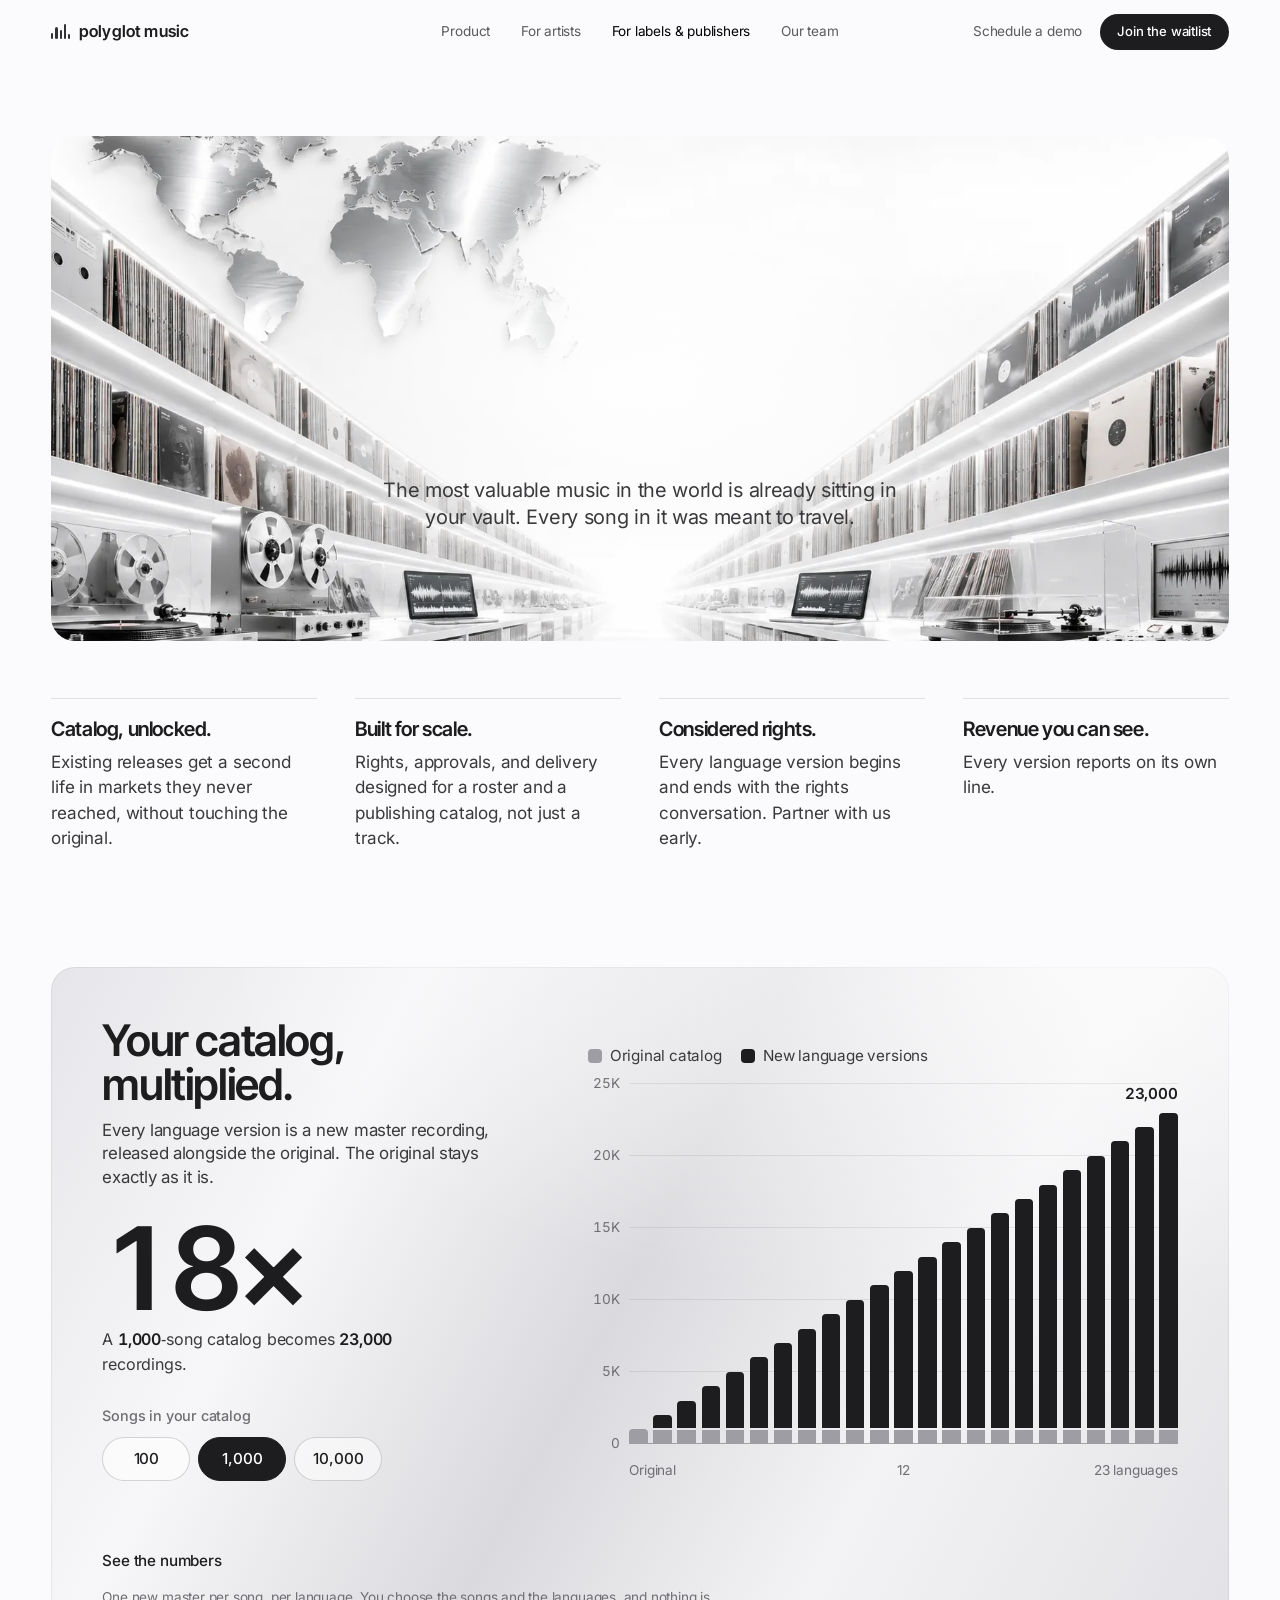
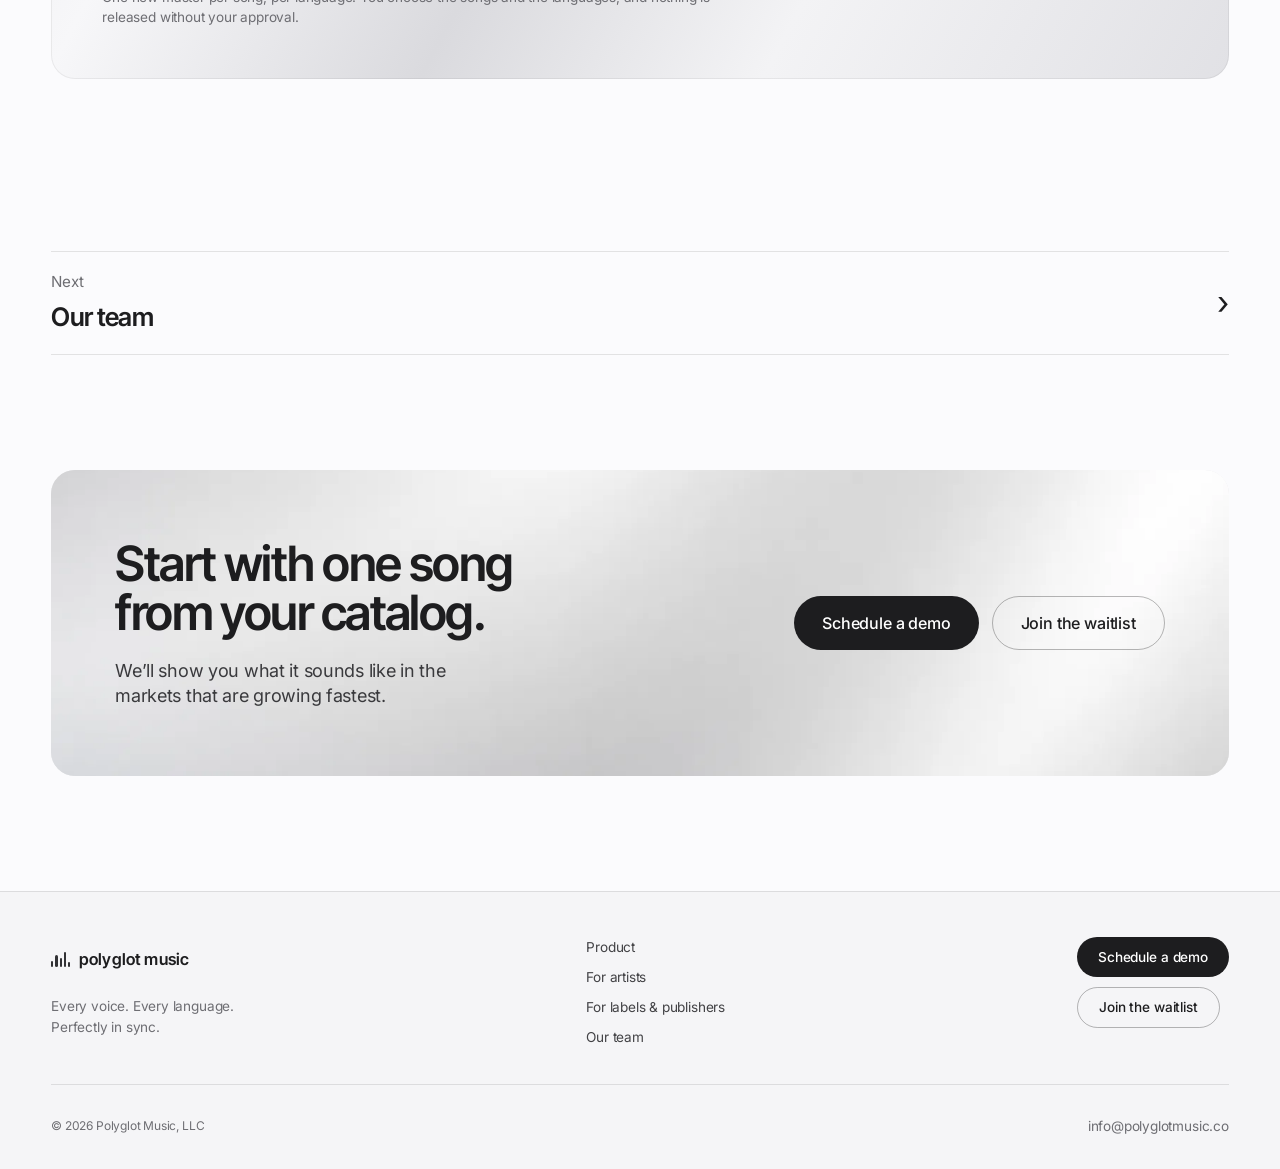
<file: for-labels.html>
<!DOCTYPE html><html lang="en"><head><meta charset="UTF-8"><meta name="viewport" content="width=device-width, initial-scale=1.0, viewport-fit=cover"><link rel="preload" href="/assets/inter-tight-latin-wght-normal.DX-nOvPD.woff2" as="font" type="font/woff2" crossorigin><link rel="preload" href="/assets/inter-latin-wght-normal.Dx4kXJAl.woff2" as="font" type="font/woff2" crossorigin><title>Labels &amp; Publishers | Music Catalog Growth | Polyglot Music</title><meta name="description" content="Grow your catalog with new-language masters of recordings you already own, dubbed in the original voice in 20+ languages, with rights holders in control."><meta name="robots" content="index, follow, max-image-preview:large"><link rel="canonical" href="https://www.polyglotmusic.co/for-labels"><meta property="og:type" content="website"><meta property="og:site_name" content="Polyglot Music"><meta property="og:locale" content="en_US"><meta property="og:title" content="For labels &amp; publishers | Polyglot Music"><meta property="og:description" content="Your catalog, worldwide."><meta property="og:url" content="https://www.polyglotmusic.co/for-labels"><meta property="og:image" content="https://www.polyglotmusic.co/og-image.png"><meta property="og:image:width" content="1200"><meta property="og:image:height" content="630"><meta property="og:image:alt" content="Polyglot Music. Every voice. Every language. Perfectly in sync."><meta name="twitter:card" content="summary_large_image"><meta name="twitter:title" content="For labels &amp; publishers | Polyglot Music"><meta name="twitter:description" content="Your catalog, worldwide."><meta name="twitter:image" content="https://www.polyglotmusic.co/og-image.png"><script type="application/ld+json">{"@context":"https://schema.org","@graph":[{"@type":"Organization","@id":"https://www.polyglotmusic.co/#org","name":"Polyglot Music","legalName":"Polyglot Music, LLC","alternateName":["Polyglot","polyglotmusic"],"url":"https://www.polyglotmusic.co/","logo":{"@type":"ImageObject","url":"https://www.polyglotmusic.co/icon-512.png","width":512,"height":512},"image":"https://www.polyglotmusic.co/og-image.png","email":"info@polyglotmusic.co","slogan":"Every voice. Every language. Perfectly in sync.","description":"Polyglot Music is the global standard for making music borderless and accessible to all. It releases songs in 20+ languages in the original artist’s own voice, for artists, record labels and music publishers, with rights holders approving every version.","knowsAbout":["Music dubbing","Song dubbing","Cross-lingual music","AI music","AI vocal generation","Multilingual music","Music localization","Music catalog growth","Music publishing","Record labels","Global music markets"],"founder":[{"@id":"https://www.polyglotmusic.co/team#joel-klaiman"},{"@id":"https://www.polyglotmusic.co/team#david-saint-fleur"},{"@id":"https://www.polyglotmusic.co/team#austin-dome"}],"areaServed":"Worldwide","contactPoint":{"@type":"ContactPoint","contactType":"sales","email":"info@polyglotmusic.co","url":"https://www.polyglotmusic.co/demo","availableLanguage":["English"]}},{"@type":"WebSite","@id":"https://www.polyglotmusic.co/#website","url":"https://www.polyglotmusic.co/","name":"Polyglot Music","alternateName":"Polyglot","publisher":{"@id":"https://www.polyglotmusic.co/#org"},"inLanguage":"en"},{"@type":"WebPage","@id":"https://www.polyglotmusic.co/for-labels#webpage","url":"https://www.polyglotmusic.co/for-labels","name":"Labels & Publishers | Music Catalog Growth | Polyglot Music","description":"Grow your catalog with new-language masters of recordings you already own, dubbed in the original voice in 20+ languages, with rights holders in control.","isPartOf":{"@id":"https://www.polyglotmusic.co/#website"},"about":{"@id":"https://www.polyglotmusic.co/#org"},"inLanguage":"en","primaryImageOfPage":"https://www.polyglotmusic.co/og-image.png","breadcrumb":{"@type":"BreadcrumbList","itemListElement":[{"@type":"ListItem","position":1,"name":"Home","item":"https://www.polyglotmusic.co/"},{"@type":"ListItem","position":2,"name":"For labels & publishers","item":"https://www.polyglotmusic.co/for-labels"}]}},{"@type":"Service","@id":"https://www.polyglotmusic.co/#service-labels","name":"Music dubbing in the original voice","alternateName":["Cross-lingual music dubbing","Multilingual song versions","AI vocal dubbing for music"],"serviceType":"Music dubbing and localization","description":"New-language versions of existing songs in the original artist’s voice. Each version is a new master released alongside the original, approved by the artist and rights holders before release.","provider":{"@id":"https://www.polyglotmusic.co/#org"},"areaServed":"Worldwide","audience":[{"@type":"BusinessAudience","audienceType":"Record labels"},{"@type":"BusinessAudience","audienceType":"Music publishers"},{"@type":"BusinessAudience","audienceType":"Catalog owners"}],"availableLanguage":[{"@type":"Language","name":"English","alternateName":"en"},{"@type":"Language","name":"Spanish","alternateName":"es"},{"@type":"Language","name":"Portuguese","alternateName":"pt"},{"@type":"Language","name":"French","alternateName":"fr"},{"@type":"Language","name":"German","alternateName":"de"},{"@type":"Language","name":"Italian","alternateName":"it"},{"@type":"Language","name":"Russian","alternateName":"ru"},{"@type":"Language","name":"Mandarin","alternateName":"zh"},{"@type":"Language","name":"Cantonese","alternateName":"yue"},{"@type":"Language","name":"Japanese","alternateName":"ja"},{"@type":"Language","name":"Korean","alternateName":"ko"},{"@type":"Language","name":"Filipino","alternateName":"fil"},{"@type":"Language","name":"Vietnamese","alternateName":"vi"},{"@type":"Language","name":"Thai","alternateName":"th"},{"@type":"Language","name":"Indonesian","alternateName":"id"},{"@type":"Language","name":"Turkish","alternateName":"tr"},{"@type":"Language","name":"Dutch","alternateName":"nl"},{"@type":"Language","name":"Polish","alternateName":"pl"},{"@type":"Language","name":"Swedish","alternateName":"sv"},{"@type":"Language","name":"Ukrainian","alternateName":"uk"},{"@type":"Language","name":"Greek","alternateName":"el"},{"@type":"Language","name":"Romanian","alternateName":"ro"},{"@type":"Language","name":"Hebrew","alternateName":"he"}],"category":["Music technology","Music localization","AI music"]}]}</script><meta name="theme-color" content="#fbfbfd"><meta name="apple-mobile-web-app-title" content="Polyglot"><meta name="format-detection" content="telephone=no"><link rel="apple-touch-icon" sizes="180x180" href="/apple-touch-icon.png?v=2"><link rel="icon" href="/favicon.ico?v=2" sizes="48x48"><link rel="icon" type="image/png" sizes="48x48" href="/favicon-48x48.png?v=2"><link rel="icon" type="image/png" sizes="32x32" href="/favicon-32x32.png?v=2"><link rel="icon" type="image/png" sizes="16x16" href="/favicon-16x16.png?v=2"><link rel="icon" type="image/svg+xml" href="/favicon.svg?v=2"><link rel="manifest" href="/site.webmanifest?v=2"><script>document.documentElement.classList.add('js');</script><style>/*! tailwindcss v4.3.3 | MIT License | https://tailwindcss.com */
@layer properties{@supports (((-webkit-hyphens:none)) and (not (margin-trim:inline))) or ((-moz-orient:inline) and (not (color:rgb(from red r g b)))){*,:before,:after,::backdrop{--tw-rotate-x:initial;--tw-rotate-y:initial;--tw-rotate-z:initial;--tw-skew-x:initial;--tw-skew-y:initial;--tw-shadow:0 0 #0000;--tw-shadow-color:initial;--tw-shadow-alpha:100%;--tw-inset-shadow:0 0 #0000;--tw-inset-shadow-color:initial;--tw-inset-shadow-alpha:100%;--tw-ring-color:initial;--tw-ring-shadow:0 0 #0000;--tw-inset-ring-color:initial;--tw-inset-ring-shadow:0 0 #0000;--tw-ring-inset:initial;--tw-ring-offset-width:0px;--tw-ring-offset-color:#fff;--tw-ring-offset-shadow:0 0 #0000;--tw-ease:initial}}}@layer theme{:root,:host{--font-sans:"Inter Variable", -apple-system, BlinkMacSystemFont, "Segoe UI", sans-serif;--font-mono:ui-monospace, SFMono-Regular, Menlo, Monaco, Consolas, "Liberation Mono", "Courier New", monospace;--ease-out:cubic-bezier(.16, 1, .3, 1);--ease-in-out:cubic-bezier(.4, 0, .2, 1);--default-transition-duration:.15s;--default-transition-timing-function:cubic-bezier(.4, 0, .2, 1);--default-font-family:var(--font-sans);--default-mono-font-family:var(--font-mono);--color-bg:#fbfbfd;--color-tile:#f5f5f7;--color-ink:#1d1d1f;--color-body:#3a3a3d;--color-muted:#6e6e73;--color-line:#0000001a;--font-display:"Inter Tight Variable", "Inter Variable", -apple-system, BlinkMacSystemFont, sans-serif;--ease-soft:cubic-bezier(.22, 1, .36, 1)}}@layer base{*,:after,:before,::backdrop{box-sizing:border-box;border:0 solid;margin:0;padding:0}::file-selector-button{box-sizing:border-box;border:0 solid;margin:0;padding:0}html,:host{-webkit-text-size-adjust:100%;tab-size:4;line-height:1.5;font-family:var(--default-font-family,-apple-system, BlinkMacSystemFont, "Segoe UI", Roboto, "Helvetica Neue", "Noto Sans", Arial, sans-serif, "Apple Color Emoji", "Segoe UI Emoji", "Segoe UI Symbol", "Noto Color Emoji");font-feature-settings:var(--default-font-feature-settings,normal);font-variation-settings:var(--default-font-variation-settings,normal);-webkit-tap-highlight-color:transparent}hr{height:0;color:inherit;border-top-width:1px}abbr:where([title]){text-decoration:underline dotted}h1,h2,h3,h4,h5,h6{font-size:inherit;font-weight:inherit}a{color:inherit;-webkit-text-decoration:inherit;-webkit-text-decoration:inherit;-webkit-text-decoration:inherit;text-decoration:inherit}b,strong{font-weight:bolder}code,kbd,samp,pre{font-family:var(--default-mono-font-family,ui-monospace, SFMono-Regular, Menlo, Monaco, Consolas, "Liberation Mono", "Courier New", monospace);font-feature-settings:var(--default-mono-font-feature-settings,normal);font-variation-settings:var(--default-mono-font-variation-settings,normal);font-size:1em}small{font-size:80%}sub,sup{vertical-align:baseline;font-size:75%;line-height:0;position:relative}sub{bottom:-.25em}sup{top:-.5em}table{text-indent:0;border-color:inherit;border-collapse:collapse}:-moz-focusring:where(:not(iframe)){outline:auto}progress{vertical-align:baseline}summary{display:list-item}ol,ul,menu{list-style:none}img,svg,video,canvas,audio,iframe,embed,object{vertical-align:middle;display:block}img,video{max-width:100%;height:auto}button,input,select,optgroup,textarea{font:inherit;font-feature-settings:inherit;font-variation-settings:inherit;letter-spacing:inherit;color:inherit;opacity:1;background-color:#0000;border-radius:0}::file-selector-button{font:inherit;font-feature-settings:inherit;font-variation-settings:inherit;letter-spacing:inherit;color:inherit;opacity:1;background-color:#0000;border-radius:0}:where(select:is([multiple],[size])) optgroup{font-weight:bolder}:where(select:is([multiple],[size])) optgroup option{padding-inline-start:20px}::file-selector-button{margin-inline-end:4px}::placeholder{opacity:1}@supports (not ((-webkit-appearance:-apple-pay-button))) or (contain-intrinsic-size:1px){::placeholder{color:currentColor}@supports (color:color-mix(in lab, red, red)){::placeholder{color:color-mix(in oklab, currentcolor 50%, transparent)}}}textarea{resize:vertical}::-webkit-search-decoration{-webkit-appearance:none}::-webkit-date-and-time-value{min-height:1lh;text-align:inherit}::-webkit-datetime-edit{display:inline-flex}::-webkit-datetime-edit-fields-wrapper{padding:0}::-webkit-datetime-edit{padding-block:0}::-webkit-datetime-edit-year-field{padding-block:0}::-webkit-datetime-edit-month-field{padding-block:0}::-webkit-datetime-edit-day-field{padding-block:0}::-webkit-datetime-edit-hour-field{padding-block:0}::-webkit-datetime-edit-minute-field{padding-block:0}::-webkit-datetime-edit-second-field{padding-block:0}::-webkit-datetime-edit-millisecond-field{padding-block:0}::-webkit-datetime-edit-meridiem-field{padding-block:0}::-webkit-calendar-picker-indicator{line-height:1}:-moz-ui-invalid{box-shadow:none}button,input:where([type=button],[type=reset],[type=submit]){appearance:button}::file-selector-button{appearance:button}::-webkit-inner-spin-button{height:auto}::-webkit-outer-spin-button{height:auto}[hidden]:where(:not([hidden=until-found])){display:none!important}*{box-sizing:border-box;margin:0;padding:0}html{-webkit-text-size-adjust:100%;-moz-text-size-adjust:100%;text-size-adjust:100%;scroll-behavior:smooth;scroll-padding-top:var(--nav)}body{font-family:var(--font-sans);letter-spacing:-.011em;color:var(--color-ink);background:var(--color-bg);-webkit-font-smoothing:antialiased;-moz-osx-font-smoothing:grayscale;flex-direction:column;min-height:100svh;font-size:1.0625rem;line-height:1.55;display:flex;overflow-x:hidden}a{color:inherit;text-decoration:none}a,button,input,select,textarea{-webkit-tap-highlight-color:transparent;touch-action:manipulation}button{font:inherit;color:inherit;cursor:pointer;background:0 0;border:0}img,picture{max-width:100%;display:block}ul,ol{list-style:none}strong{font-weight:600}::selection{background:#1d1d1f24}:focus-visible{outline:2px solid var(--color-ink);outline-offset:3px;border-radius:4px}main{flex:1 0 auto;width:100%}@media (width<=40rem){:root{--nav:60px;--r-tile:18px}body{font-size:1rem}}@media (width>=110rem){:root{--wrap:1400px;--nav:72px;--r-tile:28px}body{font-size:1.125rem}}@media (width>=140rem){:root{--wrap:1640px;--nav:80px}body{font-size:1.1875rem}}}@layer components{.wrap{width:min(var(--wrap), 100% - 2 * var(--gutter));margin-inline:auto}.section{padding-block:var(--s-section)}.section.tinted{background:var(--color-tile)}main>.section:first-child{padding-top:clamp(2.5rem,6vw,4.5rem)}body.formpage{background:var(--color-tile)}.display{font-family:var(--font-display);letter-spacing:-.032em;color:var(--color-ink);text-wrap:balance;font-weight:600;line-height:1.02}.display .dim{color:var(--color-muted)}.h2{max-width:16ch;font-size:clamp(2.4rem,5vw,4.2rem)}.h1{max-width:15ch;font-size:clamp(2.6rem,5.4vw,4.6rem)}@media (width<=22.5rem){.h1,.h2{font-size:2.1rem}}@media (width>=110rem){.h2{font-size:4.8rem}.h1{font-size:5.2rem}.lede{max-width:42ch;font-size:1.6rem}.btn,.btn-ghost{min-height:54px;padding:.95rem 2rem;font-size:1.1rem}.link{font-size:1.1rem}}@media (width>=140rem){.h2{font-size:5.6rem}.h1{font-size:6rem}.lede{font-size:1.85rem}}.lede{letter-spacing:-.016em;color:var(--color-body);text-wrap:pretty;max-width:40ch;font-size:clamp(1.15rem,1.55vw,1.45rem);line-height:1.4}.prose{color:var(--color-body);max-width:60ch;font-size:1.0625rem;line-height:1.55}.btn,.btn-ghost{letter-spacing:-.01em;white-space:nowrap;border-radius:980px;justify-content:center;align-items:center;gap:.5rem;min-height:48px;padding:.85rem 1.75rem;font-size:1rem;font-weight:500;transition:background .2s,border-color .2s,transform .2s;display:inline-flex}.btn{color:#fff;background:var(--color-ink)}.btn:hover{background:#000}.btn-ghost{color:var(--color-ink);border:1px solid #00000047}.btn-ghost:hover{background:#0000000a;border-color:#0009}.btn:hover,.btn-ghost:hover{transform:translateY(-1px)}.btn:active,.btn-ghost:active{transform:scale(.98)}.link{letter-spacing:-.01em;min-height:44px;color:var(--color-ink);align-items:center;gap:.3rem;font-size:1rem;font-weight:500;transition:opacity .2s;display:inline-flex}.link .chev{font-size:1.15em;line-height:1;transition:transform .2s}.link:hover{opacity:.7}.link:hover .chev{transform:translate(2px)}.vh{clip:rect(0 0 0 0);clip-path:inset(50%);white-space:nowrap;width:1px;height:1px;position:absolute;overflow:hidden}.skip{z-index:100;background:var(--color-ink);color:#fff;border-radius:0 0 12px;padding:.7rem 1.2rem;font-weight:500;position:absolute;top:0;left:-9999px}.skip:focus{left:0}.tile{border-radius:var(--r-tile);background:var(--color-tile);isolation:isolate;position:relative;overflow:hidden}.tile>.photo{position:absolute;inset:0}.sheen{z-index:1;pointer-events:none;opacity:0;mix-blend-mode:overlay;background:linear-gradient(104deg,#0000 38%,#ffffff80 48%,#ffffffb8 51%,#ffffff80 54%,#0000 64%);position:absolute;inset:0;transform:translate(-55%)}.js .in .sheen{animation:5s cubic-bezier(.42,0,.3,1) .35s infinite both glint}@keyframes glint{0%{opacity:0;transform:translate(-55%)}8%{opacity:1}38%{opacity:1}46%{opacity:0;transform:translate(120%)}to{opacity:0;transform:translate(120%)}}.w{vertical-align:bottom;margin-bottom:-.12em;padding-bottom:.12em;display:inline-block;overflow:hidden}.w i{font-style:normal;display:inline-block}.js .w i{transform:translateY(115%)}.js .in .w i{transition:transform 1.1s var(--ease-out) var(--d,0s);transform:none}.js .w i.pre{transition:none!important;transform:translateY(115%)!important}.js .w i.out{transform:translateY(-115%)!important}.js .plate img{opacity:0;will-change:opacity, transform;transform:scale(1.05)}.js .in .plate img{opacity:1;transition:opacity 1.1s var(--ease-soft), transform 2.4s var(--ease-soft);transform:scale(1)}.js .rise{opacity:0;filter:blur(6px);will-change:opacity, transform, filter;transform:translateY(18px)}.js .in .rise{opacity:1;filter:blur();transition:opacity .95s var(--ease-out) var(--d,0s), transform 1.15s var(--ease-out) var(--d,0s), filter .95s var(--ease-out) var(--d,0s);transform:none}.js .rv{opacity:0;transition:opacity .9s var(--ease-out) calc(var(--i,0) * 90ms), transform 1s var(--ease-out) calc(var(--i,0) * 90ms);transform:translateY(22px)}.js .rv.on,.js.settled .rv{opacity:1;transform:none}@media (prefers-reduced-motion:reduce){html{scroll-behavior:auto}.sheen{display:none}.js .plate img,.js .rise,.js .w i,.js .rv{opacity:1;filter:none;transition:none;transform:none}}}@layer utilities{.visible{visibility:visible}.static{position:static}.block{display:block}.contents{display:contents}.flex{display:flex}.grid{display:grid}.hidden{display:none}.table{display:table}.grow{flex-grow:1}.transform{transform:var(--tw-rotate-x,) var(--tw-rotate-y,) var(--tw-rotate-z,) var(--tw-skew-x,) var(--tw-skew-y,)}.resize{resize:both}.shadow{--tw-shadow:0 1px 3px 0 var(--tw-shadow-color,#0000001a), 0 1px 2px -1px var(--tw-shadow-color,#0000001a);box-shadow:var(--tw-inset-shadow), var(--tw-inset-ring-shadow), var(--tw-ring-offset-shadow), var(--tw-ring-shadow), var(--tw-shadow)}.transition{transition-property:color,background-color,border-color,outline-color,text-decoration-color,fill,stroke,--tw-gradient-from,--tw-gradient-via,--tw-gradient-to,opacity,box-shadow,transform,translate,scale,rotate,filter,-webkit-backdrop-filter,backdrop-filter,display,content-visibility,overlay,pointer-events;transition-timing-function:var(--tw-ease,var(--default-transition-timing-function));transition-duration:var(--tw-duration,var(--default-transition-duration))}.ease-in-out{--tw-ease:var(--ease-in-out);transition-timing-function:var(--ease-in-out)}}@font-face{font-family:Inter Variable;font-style:normal;font-display:swap;font-weight:100 900;src:url(/assets/inter-cyrillic-ext-wght-normal.BOeWTOD4.woff2)format("woff2-variations");unicode-range:U+460-52F,U+1C80-1C8A,U+20B4,U+2DE0-2DFF,U+A640-A69F,U+FE2E-FE2F}@font-face{font-family:Inter Variable;font-style:normal;font-display:swap;font-weight:100 900;src:url(/assets/inter-cyrillic-wght-normal.DqGufNeO.woff2)format("woff2-variations");unicode-range:U+301,U+400-45F,U+490-491,U+4B0-4B1,U+2116}@font-face{font-family:Inter Variable;font-style:normal;font-display:swap;font-weight:100 900;src:url(/assets/inter-greek-ext-wght-normal.DlzME5K_.woff2)format("woff2-variations");unicode-range:U+1F??}@font-face{font-family:Inter Variable;font-style:normal;font-display:swap;font-weight:100 900;src:url(/assets/inter-greek-wght-normal.CkhJZR-_.woff2)format("woff2-variations");unicode-range:U+370-377,U+37A-37F,U+384-38A,U+38C,U+38E-3A1,U+3A3-3FF}@font-face{font-family:Inter Variable;font-style:normal;font-display:swap;font-weight:100 900;src:url(/assets/inter-vietnamese-wght-normal.CBcvBZtf.woff2)format("woff2-variations");unicode-range:U+102-103,U+110-111,U+128-129,U+168-169,U+1A0-1A1,U+1AF-1B0,U+300-301,U+303-304,U+308-309,U+323,U+329,U+1EA0-1EF9,U+20AB}@font-face{font-family:Inter Variable;font-style:normal;font-display:swap;font-weight:100 900;src:url(/assets/inter-latin-ext-wght-normal.DO1Apj_S.woff2)format("woff2-variations");unicode-range:U+100-2BA,U+2BD-2C5,U+2C7-2CC,U+2CE-2D7,U+2DD-2FF,U+304,U+308,U+329,U+1D00-1DBF,U+1E00-1E9F,U+1EF2-1EFF,U+2020,U+20A0-20AB,U+20AD-20C0,U+2113,U+2C60-2C7F,U+A720-A7FF}@font-face{font-family:Inter Variable;font-style:normal;font-display:swap;font-weight:100 900;src:url(/assets/inter-latin-wght-normal.Dx4kXJAl.woff2)format("woff2-variations");unicode-range:U+??,U+131,U+152-153,U+2BB-2BC,U+2C6,U+2DA,U+2DC,U+304,U+308,U+329,U+2000-206F,U+20AC,U+2122,U+2191,U+2193,U+2212,U+2215,U+FEFF,U+FFFD}@font-face{font-family:Inter Tight Variable;font-style:normal;font-display:swap;font-weight:100 900;src:url(/assets/inter-tight-cyrillic-ext-wght-normal.okcGN4Nq.woff2)format("woff2-variations");unicode-range:U+460-52F,U+1C80-1C8A,U+20B4,U+2DE0-2DFF,U+A640-A69F,U+FE2E-FE2F}@font-face{font-family:Inter Tight Variable;font-style:normal;font-display:swap;font-weight:100 900;src:url(/assets/inter-tight-cyrillic-wght-normal.BS41q_Tv.woff2)format("woff2-variations");unicode-range:U+301,U+400-45F,U+490-491,U+4B0-4B1,U+2116}@font-face{font-family:Inter Tight Variable;font-style:normal;font-display:swap;font-weight:100 900;src:url(/assets/inter-tight-greek-ext-wght-normal.DQgQPNk4.woff2)format("woff2-variations");unicode-range:U+1F??}@font-face{font-family:Inter Tight Variable;font-style:normal;font-display:swap;font-weight:100 900;src:url(/assets/inter-tight-greek-wght-normal.sS1B39LI.woff2)format("woff2-variations");unicode-range:U+370-377,U+37A-37F,U+384-38A,U+38C,U+38E-3A1,U+3A3-3FF}@font-face{font-family:Inter Tight Variable;font-style:normal;font-display:swap;font-weight:100 900;src:url(/assets/inter-tight-vietnamese-wght-normal.TKKdAiBA.woff2)format("woff2-variations");unicode-range:U+102-103,U+110-111,U+128-129,U+168-169,U+1A0-1A1,U+1AF-1B0,U+300-301,U+303-304,U+308-309,U+323,U+329,U+1EA0-1EF9,U+20AB}@font-face{font-family:Inter Tight Variable;font-style:normal;font-display:swap;font-weight:100 900;src:url(/assets/inter-tight-latin-ext-wght-normal.B4u9PlvR.woff2)format("woff2-variations");unicode-range:U+100-2BA,U+2BD-2C5,U+2C7-2CC,U+2CE-2D7,U+2DD-2FF,U+304,U+308,U+329,U+1D00-1DBF,U+1E00-1E9F,U+1EF2-1EFF,U+2020,U+20A0-20AB,U+20AD-20C0,U+2113,U+2C60-2C7F,U+A720-A7FF}@font-face{font-family:Inter Tight Variable;font-style:normal;font-display:swap;font-weight:100 900;src:url(/assets/inter-tight-latin-wght-normal.DX-nOvPD.woff2)format("woff2-variations");unicode-range:U+??,U+131,U+152-153,U+2BB-2BC,U+2C6,U+2DA,U+2DC,U+304,U+308,U+329,U+2000-206F,U+20AC,U+2122,U+2191,U+2193,U+2212,U+2215,U+FEFF,U+FFFD}:root{--nav:64px;--gutter:clamp(1.25rem, 4vw, 3.5rem);--wrap:1200px;--r-tile:24px;--r-field:12px;--s-section:clamp(4.5rem, 9vw, 8rem);--s-block:clamp(2.25rem, 4.5vw, 3.75rem);--s-group:1.25rem}@property --tw-rotate-x{syntax:"*";inherits:false}@property --tw-rotate-y{syntax:"*";inherits:false}@property --tw-rotate-z{syntax:"*";inherits:false}@property --tw-skew-x{syntax:"*";inherits:false}@property --tw-skew-y{syntax:"*";inherits:false}@property --tw-shadow{syntax:"*";inherits:false;initial-value:0 0 #0000}@property --tw-shadow-color{syntax:"*";inherits:false}@property --tw-shadow-alpha{syntax:"<percentage>";inherits:false;initial-value:100%}@property --tw-inset-shadow{syntax:"*";inherits:false;initial-value:0 0 #0000}@property --tw-inset-shadow-color{syntax:"*";inherits:false}@property --tw-inset-shadow-alpha{syntax:"<percentage>";inherits:false;initial-value:100%}@property --tw-ring-color{syntax:"*";inherits:false}@property --tw-ring-shadow{syntax:"*";inherits:false;initial-value:0 0 #0000}@property --tw-inset-ring-color{syntax:"*";inherits:false}@property --tw-inset-ring-shadow{syntax:"*";inherits:false;initial-value:0 0 #0000}@property --tw-ring-inset{syntax:"*";inherits:false}@property --tw-ring-offset-width{syntax:"<length>";inherits:false;initial-value:0}@property --tw-ring-offset-color{syntax:"*";inherits:false;initial-value:#fff}@property --tw-ring-offset-shadow{syntax:"*";inherits:false;initial-value:0 0 #0000}@property --tw-ease{syntax:"*";inherits:false}.brand[data-astro-cid-6bctqxxv]{min-height:44px;font-family:var(--font-display);letter-spacing:.01em;color:var(--color-ink);white-space:nowrap;align-items:center;gap:.55rem;font-size:1.02rem;font-weight:600;display:inline-flex}.eq[data-astro-cid-6bctqxxv]{align-items:flex-end;gap:2px;height:15px;display:inline-flex}.eq[data-astro-cid-6bctqxxv] i[data-astro-cid-6bctqxxv]{background:var(--color-ink);opacity:.9;transform-origin:bottom;border-radius:2px;width:2.2px}.eq[data-astro-cid-6bctqxxv] i[data-astro-cid-6bctqxxv]:first-child{height:6px}.eq[data-astro-cid-6bctqxxv] i[data-astro-cid-6bctqxxv]:nth-child(2){height:12px}.eq[data-astro-cid-6bctqxxv] i[data-astro-cid-6bctqxxv]:nth-child(3){height:9px}.eq[data-astro-cid-6bctqxxv] i[data-astro-cid-6bctqxxv]:nth-child(4){height:15px}.eq[data-astro-cid-6bctqxxv] i[data-astro-cid-6bctqxxv]:nth-child(5){height:5px}.beat[data-astro-cid-6bctqxxv] .eq[data-astro-cid-6bctqxxv] i[data-astro-cid-6bctqxxv]{animation:.612s ease-in-out infinite beat}.beat[data-astro-cid-6bctqxxv] .eq[data-astro-cid-6bctqxxv] i[data-astro-cid-6bctqxxv]:nth-child(2){animation-delay:80ms}.beat[data-astro-cid-6bctqxxv] .eq[data-astro-cid-6bctqxxv] i[data-astro-cid-6bctqxxv]:nth-child(3){animation-delay:.16s}.beat[data-astro-cid-6bctqxxv] .eq[data-astro-cid-6bctqxxv] i[data-astro-cid-6bctqxxv]:nth-child(4){animation-delay:.24s}.beat[data-astro-cid-6bctqxxv] .eq[data-astro-cid-6bctqxxv] i[data-astro-cid-6bctqxxv]:nth-child(5){animation-delay:.32s}@keyframes beat{0%,to{transform:scaleY(.5)}50%{transform:scaleY(1)}}@media (prefers-reduced-motion:reduce){.beat[data-astro-cid-6bctqxxv] .eq[data-astro-cid-6bctqxxv] i[data-astro-cid-6bctqxxv]{animation:none}}.topbar[data-astro-cid-wpvy4v7s]{z-index:30;min-height:var(--nav);padding:0 max(var(--gutter),env(safe-area-inset-left)) 0 max(var(--gutter),env(safe-area-inset-right));-webkit-backdrop-filter:blur(20px)saturate(1.8);background:#fbfbfdd1;border-bottom:1px solid #0000;grid-template-columns:1fr auto 1fr;align-items:center;gap:1.25rem;transition:background .3s,border-color .3s;display:grid;position:sticky;top:0}.topbar[data-astro-cid-wpvy4v7s].transparent{-webkit-backdrop-filter:none;background:0 0}.scrolled .topbar[data-astro-cid-wpvy4v7s]{border-bottom-color:var(--color-line);-webkit-backdrop-filter:blur(20px)saturate(1.8);background:#fbfbfdf0}.topbar[data-astro-cid-wpvy4v7s]>.brand{justify-self:start}.mainnav[data-astro-cid-wpvy4v7s]{justify-self:center;align-items:center;gap:clamp(1rem,2.4vw,2.2rem);display:flex}.mainnav[data-astro-cid-wpvy4v7s] a[data-astro-cid-wpvy4v7s],.navdemo[data-astro-cid-wpvy4v7s]{color:#1d1d1fb8;white-space:nowrap;align-items:center;min-height:44px;font-size:.85rem;transition:color .2s;display:inline-flex}.mainnav[data-astro-cid-wpvy4v7s] a[data-astro-cid-wpvy4v7s]:hover,.mainnav[data-astro-cid-wpvy4v7s] a[data-astro-cid-wpvy4v7s].active,.navdemo[data-astro-cid-wpvy4v7s]:hover{color:#000}.actions[data-astro-cid-wpvy4v7s]{justify-self:end;align-items:center;gap:1.1rem;display:flex}.pill[data-astro-cid-wpvy4v7s]{color:#fff;background:var(--color-ink);white-space:nowrap;border-radius:980px;align-items:center;min-height:36px;padding:0 1.1rem;font-size:.82rem;font-weight:500;transition:background .2s;display:inline-flex}.pill[data-astro-cid-wpvy4v7s]:hover{background:#000}.toggle[data-astro-cid-wpvy4v7s]{border-radius:12px;flex-direction:column;justify-content:center;align-items:center;gap:6px;width:44px;height:44px;margin-right:-11px;display:none}.toggle[data-astro-cid-wpvy4v7s] span[data-astro-cid-wpvy4v7s]{background:var(--color-ink);border-radius:2px;width:20px;height:1.8px;display:block}.menu[data-astro-cid-wpvy4v7s]{z-index:50;overscroll-behavior:contain;background:var(--color-bg);padding:calc(env(safe-area-inset-top) + 5.4rem) max(1.4rem,env(safe-area-inset-right)) max(2rem,env(safe-area-inset-bottom)) max(1.4rem,env(safe-area-inset-left));opacity:0;pointer-events:none;flex-direction:column;transition:opacity .3s;display:flex;position:fixed;inset:0;overflow-y:auto}.nav-open .menu[data-astro-cid-wpvy4v7s]{opacity:1;pointer-events:auto}.menu-top[data-astro-cid-wpvy4v7s]{min-height:var(--nav);padding:env(safe-area-inset-top) max(1.1rem,env(safe-area-inset-right)) 0 max(1.1rem,env(safe-area-inset-left));justify-content:space-between;align-items:center;display:flex;position:absolute;top:0;left:0;right:0}.close[data-astro-cid-wpvy4v7s]{border-radius:12px;width:44px;height:44px;margin-right:-11px;position:relative}.close[data-astro-cid-wpvy4v7s] span[data-astro-cid-wpvy4v7s]{background:var(--color-ink);border-radius:2px;width:22px;height:1.8px;margin:-1px 0 0 -11px;position:absolute;top:50%;left:50%}.close[data-astro-cid-wpvy4v7s] span[data-astro-cid-wpvy4v7s]:first-child{transform:rotate(45deg)}.close[data-astro-cid-wpvy4v7s] span[data-astro-cid-wpvy4v7s]:nth-child(2){transform:rotate(-45deg)}.menu[data-astro-cid-wpvy4v7s]>a[data-astro-cid-wpvy4v7s]:not(.cta){min-height:60px;font-family:var(--font-display);letter-spacing:-.025em;color:var(--color-ink);border-bottom:1px solid var(--color-line);opacity:0;justify-content:space-between;align-items:center;font-size:1.45rem;font-weight:600;transition:transform .35s,opacity .35s;display:flex;transform:translateY(8px)}.menu[data-astro-cid-wpvy4v7s]>a[data-astro-cid-wpvy4v7s]:not(.cta):after{content:"›";color:var(--color-muted);font-size:1.5rem;font-weight:400}.menu[data-astro-cid-wpvy4v7s]>a[data-astro-cid-wpvy4v7s].active{color:var(--color-muted)}.nav-open .menu[data-astro-cid-wpvy4v7s]>a[data-astro-cid-wpvy4v7s]{opacity:1;transform:none}.menu[data-astro-cid-wpvy4v7s]>a[data-astro-cid-wpvy4v7s]:first-of-type{transition-delay:30ms}.menu[data-astro-cid-wpvy4v7s]>a[data-astro-cid-wpvy4v7s]:nth-of-type(2){transition-delay:60ms}.menu[data-astro-cid-wpvy4v7s]>a[data-astro-cid-wpvy4v7s]:nth-of-type(3){transition-delay:90ms}.menu[data-astro-cid-wpvy4v7s]>a[data-astro-cid-wpvy4v7s]:nth-of-type(4){transition-delay:.12s}.cta[data-astro-cid-wpvy4v7s]{border-radius:980px;justify-content:center;align-items:center;width:100%;min-height:52px;font-size:1.05rem;font-weight:500;display:flex}.cta[data-astro-cid-wpvy4v7s].primary{color:#fff;background:var(--color-ink);margin-top:2rem}.cta[data-astro-cid-wpvy4v7s].ghost{border:1px solid #0000004d;margin-top:.7rem}@media (width<=63.99rem){.mainnav[data-astro-cid-wpvy4v7s],.navdemo[data-astro-cid-wpvy4v7s]{display:none}.toggle[data-astro-cid-wpvy4v7s]{display:flex}.topbar[data-astro-cid-wpvy4v7s]{padding-left:max(1.1rem,env(safe-area-inset-left));padding-right:max(1.1rem,env(safe-area-inset-right));grid-template-columns:minmax(0,1fr) auto}.actions[data-astro-cid-wpvy4v7s]{grid-column:2;gap:.75rem}}@media (width<=40rem){.pill[data-astro-cid-wpvy4v7s]{display:none}}@media (width>=110rem){.mainnav[data-astro-cid-wpvy4v7s] a[data-astro-cid-wpvy4v7s],.navdemo[data-astro-cid-wpvy4v7s]{font-size:1rem}.pill[data-astro-cid-wpvy4v7s]{min-height:42px;padding:0 1.35rem;font-size:.95rem}}@media (hover:none){.mainnav[data-astro-cid-wpvy4v7s] a[data-astro-cid-wpvy4v7s]:hover,.navdemo[data-astro-cid-wpvy4v7s]:hover{color:#1d1d1fb8}}.footer[data-astro-cid-jo6i4kqk]{z-index:2;background:var(--color-tile);border-top:1px solid var(--color-line);padding:clamp(2.4rem,5vh,3.2rem) 0 max(1.3rem,env(safe-area-inset-bottom));margin-top:auto;position:relative}.top[data-astro-cid-jo6i4kqk]{flex-wrap:wrap;justify-content:space-between;align-items:flex-start;gap:2.2rem clamp(2rem,6vw,5rem);display:flex}.tag[data-astro-cid-jo6i4kqk]{color:var(--color-muted);margin-top:.9rem;font-size:.85rem;line-height:1.55}.fnav[data-astro-cid-jo6i4kqk]{flex-direction:column;gap:.55rem;display:flex}.fnav[data-astro-cid-jo6i4kqk] a[data-astro-cid-jo6i4kqk]{color:#424245;align-items:center;font-size:.85rem;transition:color .2s;display:inline-flex}.fnav[data-astro-cid-jo6i4kqk] a[data-astro-cid-jo6i4kqk]:hover{color:#000}.fcta[data-astro-cid-jo6i4kqk]{flex-direction:column;align-items:flex-start;gap:.6rem;display:flex}.small[data-astro-cid-jo6i4kqk]{min-height:40px;padding:.55rem 1.3rem;font-size:.85rem}.bottom[data-astro-cid-jo6i4kqk]{border-top:1px solid var(--color-line);flex-wrap:wrap;justify-content:space-between;align-items:center;gap:.8rem 2rem;margin-top:clamp(1.8rem,4vh,2.6rem);padding-top:1.2rem;display:flex}.cp[data-astro-cid-jo6i4kqk]{color:var(--color-muted);font-size:.75rem}.mail[data-astro-cid-jo6i4kqk]{color:#6e6e73;border-radius:999px;align-items:center;min-height:44px;margin-right:-.9rem;padding:0 .9rem;scroll-margin-bottom:2rem;font-size:.85rem;transition:color .2s;display:inline-flex;position:relative}.mail[data-astro-cid-jo6i4kqk]:hover{color:#000}.addr[data-astro-cid-jo6i4kqk]{position:relative}.addr[data-astro-cid-jo6i4kqk]:after{content:"";transform-origin:0;background:currentColor;height:1.5px;position:absolute;bottom:-2px;left:0;right:0;transform:scaleX(0)}.copied[data-astro-cid-jo6i4kqk]{background:var(--color-ink);color:#fff;white-space:nowrap;opacity:0;pointer-events:none;border-radius:8px;padding:.3rem .65rem;font-size:.75rem;transition:opacity .2s,transform .2s;position:absolute;bottom:calc(100% - .2rem);right:.9rem;transform:translateY(4px)}.copied[data-astro-cid-jo6i4kqk].show{opacity:1;transform:none}.mail[data-astro-cid-jo6i4kqk].ping{color:var(--color-ink);transform-origin:100%;animation:mailglow 2.4s var(--ease-out) both}.mail[data-astro-cid-jo6i4kqk].ping .addr[data-astro-cid-jo6i4kqk]{background:linear-gradient(100deg,#1d1d1f 0% 38%,#c9c9ce 50%,#1d1d1f 62% 100%) 0 0/250% 100%;color:#0000;-webkit-background-clip:text;background-clip:text;font-weight:600;animation:1.4s ease-in-out .2s 2 mailsheen}.mail[data-astro-cid-jo6i4kqk].ping .addr[data-astro-cid-jo6i4kqk]:after{transition:transform .7s .35s var(--ease-out);transform:scaleX(1)}@keyframes mailglow{0%{background:#1d1d1f00;transform:scale(1);box-shadow:0 0 #1d1d1f00}18%{background:#fff;transform:scale(1.08);box-shadow:0 0 0 1px #0000001a,0 10px 30px #0000001f}70%{background:#fff;transform:scale(1.04);box-shadow:0 0 0 1px #0000001a,0 10px 30px #0000001f}to{background:#fff;transform:scale(1);box-shadow:0 0 0 1px #00000014}}@keyframes mailsheen{0%{background-position:100% 0}to{background-position:0 0}}@media (prefers-reduced-motion:reduce){.mail[data-astro-cid-jo6i4kqk].ping,.mail[data-astro-cid-jo6i4kqk].ping .addr[data-astro-cid-jo6i4kqk]{animation:none}.mail[data-astro-cid-jo6i4kqk].ping{background:#fff;box-shadow:0 0 0 1px #0000001a}.mail[data-astro-cid-jo6i4kqk].ping .addr[data-astro-cid-jo6i4kqk]{color:var(--color-ink);background:0 0}}@media (width<=47.99rem){.top[data-astro-cid-jo6i4kqk]{flex-direction:column;align-items:stretch;gap:1.6rem}.fnav[data-astro-cid-jo6i4kqk]{grid-template-columns:repeat(2,minmax(0,1fr));gap:0 1.2rem;display:grid}.fnav[data-astro-cid-jo6i4kqk] a[data-astro-cid-jo6i4kqk]{border-top:1px solid var(--color-line);min-height:48px;font-size:.95rem}.fcta[data-astro-cid-jo6i4kqk]{grid-template-columns:repeat(2,minmax(0,1fr));gap:.6rem;display:grid}.fcta[data-astro-cid-jo6i4kqk] .small[data-astro-cid-jo6i4kqk]{width:100%;min-height:48px;padding:.7rem 1rem;font-size:.92rem}.bottom[data-astro-cid-jo6i4kqk]{margin-top:1.6rem}}@media (width<=22.5rem){.fnav[data-astro-cid-jo6i4kqk],.fcta[data-astro-cid-jo6i4kqk]{grid-template-columns:1fr}}
.how[data-astro-cid-l43jfdkk] .wrap[data-astro-cid-l43jfdkk]{gap:var(--s-block);display:grid}.steps[data-astro-cid-l43jfdkk]{counter-reset:none;grid-template-columns:repeat(4,minmax(0,1fr));gap:clamp(1.5rem,3vw,2.5rem);display:grid}.steps[data-astro-cid-l43jfdkk] li[data-astro-cid-l43jfdkk]{border-top:2px solid var(--color-ink);align-content:start;gap:.6rem;padding-top:1.25rem;display:grid}.n[data-astro-cid-l43jfdkk]{font-family:var(--font-display);letter-spacing:-.04em;color:var(--color-ink);font-size:clamp(2.6rem,4vw,3.6rem);font-weight:600;line-height:1}.steps[data-astro-cid-l43jfdkk] h3[data-astro-cid-l43jfdkk]{font-family:var(--font-display);letter-spacing:-.02em;text-wrap:balance;margin-top:.4rem;font-size:1.3rem;font-weight:600;line-height:1.2}.steps[data-astro-cid-l43jfdkk] p[data-astro-cid-l43jfdkk]{color:var(--color-body);font-size:1.0625rem;line-height:1.5}@media (width>=110rem){.steps[data-astro-cid-l43jfdkk] h3[data-astro-cid-l43jfdkk]{font-size:1.55rem}.steps[data-astro-cid-l43jfdkk] p[data-astro-cid-l43jfdkk]{font-size:1.2rem}}@media (width<=63.99rem){.steps[data-astro-cid-l43jfdkk]{grid-template-columns:repeat(2,minmax(0,1fr));row-gap:2.5rem}}@media (width<=40rem){.steps[data-astro-cid-l43jfdkk]{grid-template-columns:1fr;row-gap:2rem}}.langs[data-astro-cid-q37n2hza] .wrap[data-astro-cid-q37n2hza]{gap:var(--s-block);display:grid}.head[data-astro-cid-q37n2hza]{gap:var(--s-group);display:grid}.grid[data-astro-cid-q37n2hza]{border-top:1px solid var(--color-line);grid-template-columns:repeat(4,minmax(0,1fr));display:grid}.grid[data-astro-cid-q37n2hza] li[data-astro-cid-q37n2hza]{border-bottom:1px solid var(--color-line);gap:.35rem;padding:clamp(1.25rem,2.4vw,2rem) 0;display:grid}.n[data-astro-cid-q37n2hza]{font-family:var(--font-display);letter-spacing:-.03em;color:var(--color-ink);font-size:clamp(1.6rem,2.6vw,2.4rem);font-weight:600;line-height:1.1}.e[data-astro-cid-q37n2hza]{color:var(--color-muted);font-size:.95rem}.more[data-astro-cid-q37n2hza] .n[data-astro-cid-q37n2hza]{color:var(--color-muted)}@media (width<=63.99rem){.grid[data-astro-cid-q37n2hza]{grid-template-columns:repeat(3,minmax(0,1fr))}}@media (width<=40rem){.grid[data-astro-cid-q37n2hza]{grid-template-columns:repeat(2,minmax(0,1fr))}}.chartsec[data-astro-cid-g7ienx3w]{padding-top:0}.next[data-astro-cid-g7ienx3w]{padding:var(--s-block) 0 var(--s-section)}.next[data-astro-cid-g7ienx3w] a[data-astro-cid-g7ienx3w]{border-top:1px solid var(--color-line);border-bottom:1px solid var(--color-line);grid-template-columns:1fr auto;align-items:center;min-height:84px;padding:1.1rem 0;display:grid}.lbl[data-astro-cid-g7ienx3w]{color:var(--color-muted);grid-column:1;font-size:.95rem}.t[data-astro-cid-g7ienx3w]{font-family:var(--font-display);letter-spacing:-.025em;color:var(--color-ink);grid-column:1;margin-top:.2rem;font-size:1.6rem;font-weight:600}.a[data-astro-cid-g7ienx3w]{color:var(--color-ink);grid-area:1/2/span 2;font-size:2rem;line-height:1;transition:transform .2s}.next[data-astro-cid-g7ienx3w] a[data-astro-cid-g7ienx3w]:hover .a[data-astro-cid-g7ienx3w]{transform:translate(4px)}
.photo[data-astro-cid-xjdomtpr]{width:100%;height:100%;display:block}.photo[data-astro-cid-xjdomtpr] img[data-astro-cid-xjdomtpr]{object-fit:cover;object-position:var(--pos,50% 50%);width:100%;height:100%}.statement[data-astro-cid-zx4qcpyt]{gap:var(--s-group);display:grid}.statement[data-astro-cid-zx4qcpyt] .display{align-content:end;margin:0;display:grid}.center[data-astro-cid-zx4qcpyt]{text-align:center;justify-items:center}.center[data-astro-cid-zx4qcpyt] .lede[data-astro-cid-zx4qcpyt]{margin-inline:auto}.cta[data-astro-cid-hwvj6ntz]{padding-top:0}.cta[data-astro-cid-hwvj6ntz].ink{padding-top:var(--s-block)}.band[data-astro-cid-hwvj6ntz]{outline-offset:-1px;outline:1px solid #0000000f;align-items:center;min-height:clamp(280px,34vh,400px);display:grid}.inner[data-astro-cid-hwvj6ntz]{z-index:2;grid-template-columns:minmax(0,7fr) minmax(0,5fr);align-items:center;gap:2rem clamp(2rem,5vw,5rem);padding:clamp(2.25rem,5vw,4.25rem);display:grid;position:relative}.text[data-astro-cid-hwvj6ntz]{gap:var(--s-group);display:grid}.inner[data-astro-cid-hwvj6ntz] .display[data-astro-cid-hwvj6ntz]{max-width:14ch;font-size:clamp(2rem,3.8vw,4.2rem)}.inner[data-astro-cid-hwvj6ntz] .lede[data-astro-cid-hwvj6ntz]{max-width:34ch;font-size:clamp(1.05rem,1.4vw,1.6rem)}.ctas[data-astro-cid-hwvj6ntz]{flex-wrap:wrap;justify-content:flex-end;gap:.8rem;display:flex}.ink[data-astro-cid-hwvj6ntz] .band[data-astro-cid-hwvj6ntz]{background:var(--color-ink);min-height:clamp(260px,32vh,380px)}.ink[data-astro-cid-hwvj6ntz] .display[data-astro-cid-hwvj6ntz]{color:#fff}.ink[data-astro-cid-hwvj6ntz] .lede[data-astro-cid-hwvj6ntz]{color:#ffffffb8}.ink[data-astro-cid-hwvj6ntz] .btn[data-astro-cid-hwvj6ntz]{color:var(--color-ink);background:#fff}.ink[data-astro-cid-hwvj6ntz] .btn[data-astro-cid-hwvj6ntz]:hover{background:#f5f5f7}.ink[data-astro-cid-hwvj6ntz] .btn-ghost[data-astro-cid-hwvj6ntz]{color:#fff;border-color:#fff6}.ink[data-astro-cid-hwvj6ntz] .btn-ghost[data-astro-cid-hwvj6ntz]:hover{background:#ffffff14;border-color:#fff}@media (width<=63.99rem){.band[data-astro-cid-hwvj6ntz]{min-height:0}.inner[data-astro-cid-hwvj6ntz]{grid-template-columns:1fr;align-items:start}.ctas[data-astro-cid-hwvj6ntz]{justify-content:flex-start}}@media (width<=40rem){.band[data-astro-cid-hwvj6ntz]{min-height:0}.inner[data-astro-cid-hwvj6ntz]{padding:1.75rem 1.4rem}.ctas[data-astro-cid-hwvj6ntz]{flex-direction:column;align-items:stretch}}
.display[data-astro-cid-wlthrclk]{align-content:end;display:grid}.hl[data-astro-cid-wlthrclk]{display:block}
.points[data-astro-cid-vnlbk2jm]{grid-template-columns:repeat(var(--cols),minmax(0,1fr));gap:2rem clamp(1.5rem,3vw,3rem);display:grid}.points[data-astro-cid-vnlbk2jm] li[data-astro-cid-vnlbk2jm]{border-top:1px solid var(--color-line);padding-top:1.1rem}.points[data-astro-cid-vnlbk2jm] strong[data-astro-cid-vnlbk2jm]{font-family:var(--font-display);letter-spacing:-.02em;color:var(--color-ink);text-wrap:balance;font-size:1.25rem;font-weight:600;line-height:1.2;display:block}.points[data-astro-cid-vnlbk2jm] p[data-astro-cid-vnlbk2jm]{color:var(--color-body);max-width:34ch;margin-top:.55rem;font-size:1.0625rem;line-height:1.5}.points[data-astro-cid-vnlbk2jm].stack{grid-template-columns:1fr;gap:1.5rem}.points[data-astro-cid-vnlbk2jm].stack p[data-astro-cid-vnlbk2jm]{max-width:44ch}@media (width>=110rem){.points[data-astro-cid-vnlbk2jm] strong[data-astro-cid-vnlbk2jm]{font-size:1.5rem}.points[data-astro-cid-vnlbk2jm] p[data-astro-cid-vnlbk2jm]{max-width:36ch;font-size:1.2rem}.points[data-astro-cid-vnlbk2jm]{gap:2.5rem 3.5rem}}@media (width<=63.99rem){.points[data-astro-cid-vnlbk2jm]{grid-template-columns:repeat(2,minmax(0,1fr))}}@media (width<=40rem){.points[data-astro-cid-vnlbk2jm]{grid-template-columns:1fr;gap:1.4rem}.points[data-astro-cid-vnlbk2jm] strong[data-astro-cid-vnlbk2jm]{font-size:1.15rem}.points[data-astro-cid-vnlbk2jm] p[data-astro-cid-vnlbk2jm]{max-width:none}}.cat[data-astro-cid-33j6vys6]{gap:var(--s-block) clamp(2rem,5vw,4.5rem);border-radius:var(--r-tile);isolation:isolate;background:linear-gradient(118deg,#e6e6ea 0%,#f7f7f9 24%,#dadade 48%,#f3f3f5 70%,#e1e1e5 100%);grid-template-columns:minmax(0,5fr) minmax(0,7fr);margin:0;padding:clamp(1.75rem,4vw,3.25rem);display:grid;position:relative;overflow:hidden;box-shadow:inset 0 0 0 1px #0000000f}.cat[data-astro-cid-33j6vys6]:before{content:"";z-index:-1;pointer-events:none;background:radial-gradient(120% 80% at 85% 0,#ffffffb3,#0000 60%);position:absolute;inset:0}.side[data-astro-cid-33j6vys6]{align-content:start;gap:clamp(1.25rem,2.5vw,1.75rem);display:grid}.cap[data-astro-cid-33j6vys6]{gap:.75rem;display:grid}.t[data-astro-cid-33j6vys6]{max-width:14ch;font-size:clamp(1.9rem,3.4vw,3rem)}.cap[data-astro-cid-33j6vys6] .lede[data-astro-cid-33j6vys6]{max-width:40ch;color:var(--color-body);font-size:clamp(1.05rem,1.3vw,1.2rem)}.stat[data-astro-cid-33j6vys6]{gap:.4rem;display:grid}.big[data-astro-cid-33j6vys6]{font-family:var(--font-display);letter-spacing:-.05em;color:var(--color-ink);font-variant-numeric:tabular-nums;font-size:clamp(4.5rem,9vw,8rem);font-weight:600;line-height:.9}.said[data-astro-cid-33j6vys6]{color:var(--color-body);max-width:32ch;font-size:clamp(1rem,1.2vw,1.15rem)}.said[data-astro-cid-33j6vys6] b[data-astro-cid-33j6vys6]{color:var(--color-ink);font-variant-numeric:tabular-nums;font-weight:600}.pick[data-astro-cid-33j6vys6]{gap:.6rem;display:grid}.plbl[data-astro-cid-33j6vys6]{color:var(--color-muted);font-size:.9rem;font-weight:500}.sizes[data-astro-cid-33j6vys6]{flex-wrap:wrap;gap:.5rem;display:flex}.chip[data-astro-cid-33j6vys6]{min-width:5.5rem;min-height:44px;color:var(--color-ink);background:#ffffff8c;border:1px solid #00000029;border-radius:999px;padding:0 1.1rem;font-size:.95rem;font-weight:500;transition:background .2s,border-color .2s,color .2s}.chip[data-astro-cid-33j6vys6]:hover{border-color:#00000059}.chip[data-astro-cid-33j6vys6][aria-pressed=true]{background:var(--color-ink);border-color:var(--color-ink);color:#fff}.chartbox[data-astro-cid-33j6vys6]{align-content:end;gap:1rem;min-width:0;display:grid}.legend[data-astro-cid-33j6vys6]{color:var(--color-body);flex-wrap:wrap;gap:.4rem 1.2rem;font-size:.95rem;display:flex}.legend[data-astro-cid-33j6vys6] li[data-astro-cid-33j6vys6]{align-items:center;gap:.5rem;display:inline-flex}.sw[data-astro-cid-33j6vys6]{border-radius:4px;width:14px;height:14px;display:inline-block}.sw[data-astro-cid-33j6vys6].orig,.orig[data-astro-cid-33j6vys6]{background:#9d9da3}.sw[data-astro-cid-33j6vys6].new,.new[data-astro-cid-33j6vys6]{background:var(--color-ink)}.plot[data-astro-cid-33j6vys6]{height:clamp(240px,30vw,360px);margin-left:2.6rem;position:relative}.grid[data-astro-cid-33j6vys6]{pointer-events:none;position:absolute;inset:0}.gl[data-astro-cid-33j6vys6]{border-top:1px solid #00000014;height:0;position:absolute;left:0;right:0}.gl[data-astro-cid-33j6vys6]:first-child{border-top-color:#0000004d}.tl[data-astro-cid-33j6vys6]{color:var(--color-muted);font-variant-numeric:tabular-nums;white-space:nowrap;font-size:.85rem;position:absolute;top:0;right:calc(100% + .6rem);transform:translateY(-50%)}.bars[data-astro-cid-33j6vys6]{grid-template-columns:repeat(var(--n),minmax(0,1fr));align-items:end;gap:clamp(2px,.45vw,6px);display:grid;position:absolute;inset:0}.bar[data-astro-cid-33j6vys6]{cursor:default;align-items:flex-end;height:100%;transition:opacity .2s;display:flex;position:relative}.stack[data-astro-cid-33j6vys6]{width:100%;height:var(--h);transform-origin:bottom;flex-direction:column;gap:2px;display:flex}.stack[data-astro-cid-33j6vys6] span[data-astro-cid-33j6vys6]{min-height:0;display:block}.stack[data-astro-cid-33j6vys6] span[data-astro-cid-33j6vys6]:first-child{border-radius:4px 4px 0 0}.bar[data-astro-cid-33j6vys6].dim{opacity:.35}.end[data-astro-cid-33j6vys6]{bottom:calc(var(--h) + .45rem);color:var(--color-ink);white-space:nowrap;font-variant-numeric:tabular-nums;font-size:.95rem;font-weight:600;position:absolute;right:0}.xax[data-astro-cid-33j6vys6]{grid-template-columns:repeat(var(--n),minmax(0,1fr));color:var(--color-muted);gap:clamp(2px,.45vw,6px);margin-left:2.6rem;font-size:.85rem;display:grid}.xax[data-astro-cid-33j6vys6] span[data-astro-cid-33j6vys6]{white-space:nowrap}.xax[data-astro-cid-33j6vys6] .mid[data-astro-cid-33j6vys6]{justify-self:center}.xax[data-astro-cid-33j6vys6] .last[data-astro-cid-33j6vys6]{justify-self:end}.tip[data-astro-cid-33j6vys6]{z-index:3;background:var(--color-ink);color:#fff;pointer-events:none;border-radius:12px;min-width:11rem;padding:.7rem .85rem;font-size:.9rem;line-height:1.4;position:absolute;transform:translateY(-.6rem);box-shadow:0 8px 24px #0000002e}.tip[data-astro-cid-33j6vys6].below{transform:translateY(calc(100% + .6rem))}.tip[data-astro-cid-33j6vys6] b{margin-bottom:.3rem;font-weight:600;display:block}.tip[data-astro-cid-33j6vys6] b i{color:#ffffffb3;font-style:normal;font-weight:400}.tip[data-astro-cid-33j6vys6] span{justify-content:space-between;gap:1.2rem;display:flex}.tip[data-astro-cid-33j6vys6] span i{color:#ffffffbf;font-style:normal}.tip[data-astro-cid-33j6vys6] em{font-variant-numeric:tabular-nums;font-style:normal;font-weight:600}.foot[data-astro-cid-33j6vys6]{grid-column:1/-1;gap:.35rem;display:grid}.table[data-astro-cid-33j6vys6] summary[data-astro-cid-33j6vys6]{cursor:pointer;min-height:44px;color:var(--color-ink);align-items:center;font-size:.95rem;font-weight:500;display:inline-flex}.scroll[data-astro-cid-33j6vys6]{background:#fff9;border-radius:12px;max-height:24rem;overflow:auto}table[data-astro-cid-33j6vys6]{border-collapse:collapse;font-variant-numeric:tabular-nums;width:100%;min-width:22rem;font-size:.95rem}th[data-astro-cid-33j6vys6],td[data-astro-cid-33j6vys6]{text-align:right;border-bottom:1px solid var(--color-line);padding:.5rem .8rem}th[data-astro-cid-33j6vys6][scope=row],thead[data-astro-cid-33j6vys6] th[data-astro-cid-33j6vys6]:nth-child(2){text-align:left;font-weight:500}td[data-astro-cid-33j6vys6]:first-child,thead[data-astro-cid-33j6vys6] th[data-astro-cid-33j6vys6]:first-child{text-align:left;width:6rem}thead[data-astro-cid-33j6vys6] th[data-astro-cid-33j6vys6]{color:var(--color-muted);font-weight:500}.en[data-astro-cid-33j6vys6]{color:var(--color-muted);font-weight:400}.src[data-astro-cid-33j6vys6]{color:var(--color-muted);max-width:70ch;font-size:.85rem;line-height:1.45}.js .cat[data-astro-cid-33j6vys6] .stack[data-astro-cid-33j6vys6]{transform:scaleY(0)}.js .cat[data-astro-cid-33j6vys6].on .stack[data-astro-cid-33j6vys6]{transition:transform .7s var(--ease-out) calc(.3s + var(--d));transform:scaleY(1)}.js .cat[data-astro-cid-33j6vys6] .end[data-astro-cid-33j6vys6]{opacity:0}.js .cat[data-astro-cid-33j6vys6].on .end[data-astro-cid-33j6vys6]{opacity:1;transition:opacity .4s calc(.5s + var(--d))}@media (width<=63.99rem){.cat[data-astro-cid-33j6vys6]{grid-template-columns:1fr}.t[data-astro-cid-33j6vys6]{max-width:none}}@media (width<=40rem){.cat[data-astro-cid-33j6vys6]{padding:1.5rem 1.1rem}.plot[data-astro-cid-33j6vys6]{height:240px;margin-left:2.2rem}.xax[data-astro-cid-33j6vys6]{margin-left:2.2rem}.xax[data-astro-cid-33j6vys6] .mid[data-astro-cid-33j6vys6]{display:none}.tl[data-astro-cid-33j6vys6]{font-size:.8rem}}@media (prefers-reduced-motion:reduce){.js .cat[data-astro-cid-33j6vys6] .stack[data-astro-cid-33j6vys6]{transform:none}.js .cat[data-astro-cid-33j6vys6] .end[data-astro-cid-33j6vys6]{opacity:1}}.feature[data-astro-cid-7yixq3ox] .wrap[data-astro-cid-7yixq3ox]{gap:var(--s-block);display:grid}.media[data-astro-cid-7yixq3ox]{aspect-ratio:16/9;width:100%;max-height:640px}.more[data-astro-cid-7yixq3ox]{margin-top:calc(var(--s-group) * -1)}.split[data-astro-cid-7yixq3ox] .grid[data-astro-cid-7yixq3ox]{grid-template-columns:minmax(0,1fr) minmax(0,1fr);align-items:center;gap:clamp(2rem,5vw,5rem);display:grid}.split[data-astro-cid-7yixq3ox] .copy[data-astro-cid-7yixq3ox]{gap:var(--s-block);display:grid}.split[data-astro-cid-7yixq3ox] .media[data-astro-cid-7yixq3ox]{aspect-ratio:4/5;justify-self:end;width:min(100%,560px);max-height:none}.corridor[data-astro-cid-7yixq3ox] .stage[data-astro-cid-7yixq3ox]{position:relative}.corridor[data-astro-cid-7yixq3ox] .media[data-astro-cid-7yixq3ox]{aspect-ratio:21/9;max-height:560px}.corridor[data-astro-cid-7yixq3ox] .over[data-astro-cid-7yixq3ox]{z-index:2;padding:2rem var(--gutter);place-items:center;display:grid;position:absolute;inset:0}.corridor[data-astro-cid-7yixq3ox] .over[data-astro-cid-7yixq3ox]>.statement{width:min(44rem,100%);position:relative}.corridor[data-astro-cid-7yixq3ox] .over[data-astro-cid-7yixq3ox]>.statement:before{content:"";z-index:-1;pointer-events:none;background:radial-gradient(closest-side,#ffffffeb,#fff9 50%,#fff0);border-radius:50%;position:absolute;inset:-34% -14%}.corridor[data-astro-cid-7yixq3ox] .over[data-astro-cid-7yixq3ox] .lede{color:var(--color-body)}@media (width<=63.99rem){.split[data-astro-cid-7yixq3ox] .grid[data-astro-cid-7yixq3ox]{grid-template-columns:1fr}.split[data-astro-cid-7yixq3ox] .media[data-astro-cid-7yixq3ox]{aspect-ratio:16/10;order:-1;justify-self:stretch;width:100%}.corridor[data-astro-cid-7yixq3ox] .stage[data-astro-cid-7yixq3ox]{gap:var(--s-block);display:grid}.corridor[data-astro-cid-7yixq3ox] .media[data-astro-cid-7yixq3ox]{aspect-ratio:16/9}.corridor[data-astro-cid-7yixq3ox] .over[data-astro-cid-7yixq3ox]{padding:0;display:block;position:static}.corridor[data-astro-cid-7yixq3ox] .over[data-astro-cid-7yixq3ox]>.statement{text-align:left;justify-items:start;width:auto}.corridor[data-astro-cid-7yixq3ox] .over[data-astro-cid-7yixq3ox]>.statement:before{display:none}.corridor[data-astro-cid-7yixq3ox] .over[data-astro-cid-7yixq3ox] .lede{margin-inline:0}}@media (width<=47.99rem) and (orientation:portrait){.media[data-astro-cid-7yixq3ox],.split[data-astro-cid-7yixq3ox] .media[data-astro-cid-7yixq3ox],.corridor[data-astro-cid-7yixq3ox] .media[data-astro-cid-7yixq3ox]{aspect-ratio:var(--par,4 / 5);max-height:none}.split[data-astro-cid-7yixq3ox] .copy[data-astro-cid-7yixq3ox]{display:contents}.split[data-astro-cid-7yixq3ox] .grid[data-astro-cid-7yixq3ox]{gap:var(--s-block)}.split[data-astro-cid-7yixq3ox] .grid[data-astro-cid-7yixq3ox]>.media[data-astro-cid-7yixq3ox]{order:0}.split[data-astro-cid-7yixq3ox] .copy[data-astro-cid-7yixq3ox]>.statement{order:-1}.split[data-astro-cid-7yixq3ox] .copy[data-astro-cid-7yixq3ox]>:not(.statement){order:1}.corridor[data-astro-cid-7yixq3ox] .over[data-astro-cid-7yixq3ox]{order:-1}}@media (orientation:landscape) and (height<=35rem) and (width<=63.99rem){.media[data-astro-cid-7yixq3ox]{aspect-ratio:16/8;max-height:none}}
</style></head><body class="chapter"><a class="skip" href="#main">Skip to content</a><header class="topbar" data-astro-cid-wpvy4v7s><a class="brand" href="/" data-astro-cid-6bctqxxv><span class="eq" aria-hidden="true" data-astro-cid-6bctqxxv><i data-astro-cid-6bctqxxv></i><i data-astro-cid-6bctqxxv></i><i data-astro-cid-6bctqxxv></i><i data-astro-cid-6bctqxxv></i><i data-astro-cid-6bctqxxv></i></span>polyglot music</a><nav class="mainnav" aria-label="Primary" data-astro-cid-wpvy4v7s><a href="/product" data-astro-cid-wpvy4v7s>Product</a><a href="/for-artists" data-astro-cid-wpvy4v7s>For artists</a><a href="/for-labels" class="active" aria-current="page" data-astro-cid-wpvy4v7s>For labels &amp; publishers</a><a href="/team" data-astro-cid-wpvy4v7s>Our team</a></nav><div class="actions" data-astro-cid-wpvy4v7s><a href="/demo" class="navdemo" data-astro-cid-wpvy4v7s>Schedule a demo</a><a href="/waitlist" class="pill" data-astro-cid-wpvy4v7s>Join the waitlist</a><button class="toggle" aria-expanded="false" aria-controls="mobilemenu" aria-label="Open menu" data-astro-cid-wpvy4v7s><span data-astro-cid-wpvy4v7s></span><span data-astro-cid-wpvy4v7s></span></button></div></header><div class="menu" id="mobilemenu" hidden data-astro-cid-wpvy4v7s><div class="menu-top" data-astro-cid-wpvy4v7s><a class="brand" href="/" data-astro-cid-6bctqxxv><span class="eq" aria-hidden="true" data-astro-cid-6bctqxxv><i data-astro-cid-6bctqxxv></i><i data-astro-cid-6bctqxxv></i><i data-astro-cid-6bctqxxv></i><i data-astro-cid-6bctqxxv></i><i data-astro-cid-6bctqxxv></i></span>polyglot music</a><button class="close" aria-label="Close menu" data-astro-cid-wpvy4v7s><span data-astro-cid-wpvy4v7s></span><span data-astro-cid-wpvy4v7s></span></button></div><a href="/product" data-astro-cid-wpvy4v7s>Product</a><a href="/for-artists" data-astro-cid-wpvy4v7s>For artists</a><a href="/for-labels" class="active" data-astro-cid-wpvy4v7s>For labels &amp; publishers</a><a href="/team" data-astro-cid-wpvy4v7s>Our team</a><a class="cta primary" href="/demo" data-astro-cid-wpvy4v7s>Schedule a demo</a><a class="cta ghost" href="/waitlist" data-astro-cid-wpvy4v7s>Join the waitlist</a></div><main id="main"><section class="section feature corridor" id="labels" data-astro-cid-7yixq3ox><div class="wrap" data-astro-cid-7yixq3ox><div class="stage" data-astro-cid-7yixq3ox><div class="tile media rv" style="--i:0;--par:940 / 1175" data-astro-cid-7yixq3ox><picture class="photo" data-astro-cid-xjdomtpr><source media="(max-width: 47.99rem) and (orientation: portrait)" srcset="/assets/labels-tall.BK_kfsHT_h99yF.webp 480w, /assets/labels-tall.BK_kfsHT_FPXLJ.webp 752w, /assets/labels-tall.BK_kfsHT_fsecK.webp 940w" sizes="100vw" type="image/webp" data-astro-cid-xjdomtpr><source srcset="/assets/labels-wide.Ddnazy7Y_2cO0o5.webp 720w, /assets/labels-wide.Ddnazy7Y_ZqbBXU.webp 1100w, /assets/labels-wide.Ddnazy7Y_1PiwnK.webp 1672w" sizes="(min-width: 80rem) 1200px, 100vw" type="image/webp" data-astro-cid-xjdomtpr><img src="/assets/labels-wide.Ddnazy7Y_1PiwnK.webp" alt="An archive of records and master tapes receding toward the light, beneath a brushed-metal world map" width="1672" height="941" loading="eager" fetchpriority="high" decoding="async" style="--pos:50% 40%" data-astro-cid-xjdomtpr></picture></div><div class="over" data-astro-cid-7yixq3ox><div class="statement center" data-astro-cid-zx4qcpyt><h1 data-astro-cid-wlthrclk="true" class="display h1"><span class="vh" data-astro-cid-wlthrclk>Your catalog, worldwide.</span><span class="hl" aria-hidden="true" data-roll="{&quot;langs&quot;:[[&quot;es&quot;,[&quot;Tu&quot;,&quot;catálogo,&quot;,&quot;en el mundo.&quot;]],[&quot;fr&quot;,[&quot;Ton&quot;,&quot;catalogue,&quot;,&quot;partout.&quot;]],[&quot;en&quot;,[&quot;Your&quot;,&quot;catalog,&quot;,&quot;worldwide.&quot;]]],&quot;br&quot;:1,&quot;dim&quot;:-1}" data-astro-cid-wlthrclk><span class="w" data-astro-cid-wlthrclk><i style="--d:0.16s" data-astro-cid-wlthrclk>Your</i></span> <span class="w" data-astro-cid-wlthrclk><i style="--d:0.24s" data-astro-cid-wlthrclk>catalog,</i></span><br data-astro-cid-wlthrclk><span class="w" data-astro-cid-wlthrclk><i style="--d:0.32s" data-astro-cid-wlthrclk>worldwide.</i></span> </span></h1><p class="lede rv" style="--i:1" data-astro-cid-zx4qcpyt>The most valuable music in the world is already sitting in your vault. Every song in it was meant to travel.</p></div></div></div><ul class="points" style="--cols:4" data-astro-cid-vnlbk2jm><li class="rv" style="--i:2" data-astro-cid-vnlbk2jm><strong data-astro-cid-vnlbk2jm>Catalog, unlocked.</strong><p data-astro-cid-vnlbk2jm>Existing releases get a second life in markets they never reached, without touching the original.</p></li><li class="rv" style="--i:3" data-astro-cid-vnlbk2jm><strong data-astro-cid-vnlbk2jm>Built for scale.</strong><p data-astro-cid-vnlbk2jm>Rights, approvals, and delivery designed for a roster and a publishing catalog, not just a track.</p></li><li class="rv" style="--i:4" data-astro-cid-vnlbk2jm><strong data-astro-cid-vnlbk2jm>Considered rights.</strong><p data-astro-cid-vnlbk2jm>Every language version begins and ends with the rights conversation. Partner with us early.</p></li><li class="rv" style="--i:5" data-astro-cid-vnlbk2jm><strong data-astro-cid-vnlbk2jm>Revenue you can see.</strong><p data-astro-cid-vnlbk2jm>Every version reports on its own line.</p></li></ul></div></section><section class="section chartsec" data-astro-cid-g7ienx3w><div class="wrap" data-astro-cid-g7ienx3w><figure class="cat rv" style="--i:1" data-cat="{&quot;steps&quot;:[[1,&quot;English&quot;,&quot;English&quot;],[2,&quot;Español&quot;,&quot;Spanish&quot;],[3,&quot;Português&quot;,&quot;Portuguese&quot;],[4,&quot;Français&quot;,&quot;French&quot;],[5,&quot;Deutsch&quot;,&quot;German&quot;],[6,&quot;Italiano&quot;,&quot;Italian&quot;],[7,&quot;Русский&quot;,&quot;Russian&quot;],[8,&quot;中文&quot;,&quot;Mandarin&quot;],[9,&quot;粵語&quot;,&quot;Cantonese&quot;],[10,&quot;日本語&quot;,&quot;Japanese&quot;],[11,&quot;한국어&quot;,&quot;Korean&quot;],[12,&quot;Filipino&quot;,&quot;Filipino&quot;],[13,&quot;Tiếng Việt&quot;,&quot;Vietnamese&quot;],[14,&quot;ไทย&quot;,&quot;Thai&quot;],[15,&quot;Bahasa Indonesia&quot;,&quot;Indonesian&quot;],[16,&quot;Türkçe&quot;,&quot;Turkish&quot;],[17,&quot;Nederlands&quot;,&quot;Dutch&quot;],[18,&quot;Polski&quot;,&quot;Polish&quot;],[19,&quot;Svenska&quot;,&quot;Swedish&quot;],[20,&quot;Українська&quot;,&quot;Ukrainian&quot;],[21,&quot;Ελληνικά&quot;,&quot;Greek&quot;],[22,&quot;Română&quot;,&quot;Romanian&quot;],[23,&quot;עברית&quot;,&quot;Hebrew&quot;]],&quot;top&quot;:25}" data-size="1000" data-astro-cid-33j6vys6><div class="side" data-astro-cid-33j6vys6><figcaption class="cap" data-astro-cid-33j6vys6><h2 class="display t" data-astro-cid-33j6vys6="true">Your catalog, multiplied.</h2><p class="lede" data-astro-cid-33j6vys6>Every language version is a new master recording, released alongside the original. The original stays exactly as it is.</p></figcaption><div class="stat" data-astro-cid-33j6vys6><span class="big" data-astro-cid-33j6vys6><span class="num" data-count="23" data-astro-cid-33j6vys6>23</span>&times;</span><span class="said" data-astro-cid-33j6vys6>A <b class="c-size" data-astro-cid-33j6vys6>1,000</b>&#8209;song catalog becomes <b class="c-total" data-astro-cid-33j6vys6>23,000</b> recordings.</span></div><div class="pick" data-astro-cid-33j6vys6><span class="plbl" id="cat-size" data-astro-cid-33j6vys6>Songs in your catalog</span><div class="sizes" role="group" aria-labelledby="cat-size" data-astro-cid-33j6vys6><button type="button" class="chip" data-size="100" aria-pressed="false" data-astro-cid-33j6vys6>100</button><button type="button" class="chip" data-size="1000" aria-pressed="true" data-astro-cid-33j6vys6>1,000</button><button type="button" class="chip" data-size="10000" aria-pressed="false" data-astro-cid-33j6vys6>10,000</button></div></div></div><div class="chartbox" data-astro-cid-33j6vys6><ul class="legend" aria-hidden="true" data-astro-cid-33j6vys6><li data-astro-cid-33j6vys6><i class="sw orig" data-astro-cid-33j6vys6></i>Original catalog</li><li data-astro-cid-33j6vys6><i class="sw new" data-astro-cid-33j6vys6></i>New language versions</li></ul><div class="plot" role="img" aria-label="Bar chart. With the original plus 22 new languages, a catalog grows to 23 times its size." data-astro-cid-33j6vys6><div class="grid" aria-hidden="true" data-astro-cid-33j6vys6><div class="gl" style="bottom:0%" data-astro-cid-33j6vys6><span class="tl" data-t="0" data-astro-cid-33j6vys6>0</span></div><div class="gl" style="bottom:20%" data-astro-cid-33j6vys6><span class="tl" data-t="5" data-astro-cid-33j6vys6>5K</span></div><div class="gl" style="bottom:40%" data-astro-cid-33j6vys6><span class="tl" data-t="10" data-astro-cid-33j6vys6>10K</span></div><div class="gl" style="bottom:60%" data-astro-cid-33j6vys6><span class="tl" data-t="15" data-astro-cid-33j6vys6>15K</span></div><div class="gl" style="bottom:80%" data-astro-cid-33j6vys6><span class="tl" data-t="20" data-astro-cid-33j6vys6>20K</span></div><div class="gl" style="bottom:100%" data-astro-cid-33j6vys6><span class="tl" data-t="25" data-astro-cid-33j6vys6>25K</span></div></div><div class="bars" style="--n:23" data-astro-cid-33j6vys6><div class="bar" data-k="1" style="--h:4%;--d:0ms" data-astro-cid-33j6vys6><div class="stack" data-astro-cid-33j6vys6><span class="orig" style="flex:1" data-astro-cid-33j6vys6></span></div></div><div class="bar" data-k="2" style="--h:8%;--d:45ms" data-astro-cid-33j6vys6><div class="stack" data-astro-cid-33j6vys6><span class="new" style="flex:1" data-astro-cid-33j6vys6></span><span class="orig" style="flex:1" data-astro-cid-33j6vys6></span></div></div><div class="bar" data-k="3" style="--h:12%;--d:90ms" data-astro-cid-33j6vys6><div class="stack" data-astro-cid-33j6vys6><span class="new" style="flex:2" data-astro-cid-33j6vys6></span><span class="orig" style="flex:1" data-astro-cid-33j6vys6></span></div></div><div class="bar" data-k="4" style="--h:16%;--d:135ms" data-astro-cid-33j6vys6><div class="stack" data-astro-cid-33j6vys6><span class="new" style="flex:3" data-astro-cid-33j6vys6></span><span class="orig" style="flex:1" data-astro-cid-33j6vys6></span></div></div><div class="bar" data-k="5" style="--h:20%;--d:180ms" data-astro-cid-33j6vys6><div class="stack" data-astro-cid-33j6vys6><span class="new" style="flex:4" data-astro-cid-33j6vys6></span><span class="orig" style="flex:1" data-astro-cid-33j6vys6></span></div></div><div class="bar" data-k="6" style="--h:24%;--d:225ms" data-astro-cid-33j6vys6><div class="stack" data-astro-cid-33j6vys6><span class="new" style="flex:5" data-astro-cid-33j6vys6></span><span class="orig" style="flex:1" data-astro-cid-33j6vys6></span></div></div><div class="bar" data-k="7" style="--h:28.000000000000004%;--d:270ms" data-astro-cid-33j6vys6><div class="stack" data-astro-cid-33j6vys6><span class="new" style="flex:6" data-astro-cid-33j6vys6></span><span class="orig" style="flex:1" data-astro-cid-33j6vys6></span></div></div><div class="bar" data-k="8" style="--h:32%;--d:315ms" data-astro-cid-33j6vys6><div class="stack" data-astro-cid-33j6vys6><span class="new" style="flex:7" data-astro-cid-33j6vys6></span><span class="orig" style="flex:1" data-astro-cid-33j6vys6></span></div></div><div class="bar" data-k="9" style="--h:36%;--d:360ms" data-astro-cid-33j6vys6><div class="stack" data-astro-cid-33j6vys6><span class="new" style="flex:8" data-astro-cid-33j6vys6></span><span class="orig" style="flex:1" data-astro-cid-33j6vys6></span></div></div><div class="bar" data-k="10" style="--h:40%;--d:405ms" data-astro-cid-33j6vys6><div class="stack" data-astro-cid-33j6vys6><span class="new" style="flex:9" data-astro-cid-33j6vys6></span><span class="orig" style="flex:1" data-astro-cid-33j6vys6></span></div></div><div class="bar" data-k="11" style="--h:44%;--d:450ms" data-astro-cid-33j6vys6><div class="stack" data-astro-cid-33j6vys6><span class="new" style="flex:10" data-astro-cid-33j6vys6></span><span class="orig" style="flex:1" data-astro-cid-33j6vys6></span></div></div><div class="bar" data-k="12" style="--h:48%;--d:495ms" data-astro-cid-33j6vys6><div class="stack" data-astro-cid-33j6vys6><span class="new" style="flex:11" data-astro-cid-33j6vys6></span><span class="orig" style="flex:1" data-astro-cid-33j6vys6></span></div></div><div class="bar" data-k="13" style="--h:52%;--d:540ms" data-astro-cid-33j6vys6><div class="stack" data-astro-cid-33j6vys6><span class="new" style="flex:12" data-astro-cid-33j6vys6></span><span class="orig" style="flex:1" data-astro-cid-33j6vys6></span></div></div><div class="bar" data-k="14" style="--h:56.00000000000001%;--d:585ms" data-astro-cid-33j6vys6><div class="stack" data-astro-cid-33j6vys6><span class="new" style="flex:13" data-astro-cid-33j6vys6></span><span class="orig" style="flex:1" data-astro-cid-33j6vys6></span></div></div><div class="bar" data-k="15" style="--h:60%;--d:630ms" data-astro-cid-33j6vys6><div class="stack" data-astro-cid-33j6vys6><span class="new" style="flex:14" data-astro-cid-33j6vys6></span><span class="orig" style="flex:1" data-astro-cid-33j6vys6></span></div></div><div class="bar" data-k="16" style="--h:64%;--d:675ms" data-astro-cid-33j6vys6><div class="stack" data-astro-cid-33j6vys6><span class="new" style="flex:15" data-astro-cid-33j6vys6></span><span class="orig" style="flex:1" data-astro-cid-33j6vys6></span></div></div><div class="bar" data-k="17" style="--h:68%;--d:720ms" data-astro-cid-33j6vys6><div class="stack" data-astro-cid-33j6vys6><span class="new" style="flex:16" data-astro-cid-33j6vys6></span><span class="orig" style="flex:1" data-astro-cid-33j6vys6></span></div></div><div class="bar" data-k="18" style="--h:72%;--d:765ms" data-astro-cid-33j6vys6><div class="stack" data-astro-cid-33j6vys6><span class="new" style="flex:17" data-astro-cid-33j6vys6></span><span class="orig" style="flex:1" data-astro-cid-33j6vys6></span></div></div><div class="bar" data-k="19" style="--h:76%;--d:810ms" data-astro-cid-33j6vys6><div class="stack" data-astro-cid-33j6vys6><span class="new" style="flex:18" data-astro-cid-33j6vys6></span><span class="orig" style="flex:1" data-astro-cid-33j6vys6></span></div></div><div class="bar" data-k="20" style="--h:80%;--d:855ms" data-astro-cid-33j6vys6><div class="stack" data-astro-cid-33j6vys6><span class="new" style="flex:19" data-astro-cid-33j6vys6></span><span class="orig" style="flex:1" data-astro-cid-33j6vys6></span></div></div><div class="bar" data-k="21" style="--h:84%;--d:900ms" data-astro-cid-33j6vys6><div class="stack" data-astro-cid-33j6vys6><span class="new" style="flex:20" data-astro-cid-33j6vys6></span><span class="orig" style="flex:1" data-astro-cid-33j6vys6></span></div></div><div class="bar" data-k="22" style="--h:88%;--d:945ms" data-astro-cid-33j6vys6><div class="stack" data-astro-cid-33j6vys6><span class="new" style="flex:21" data-astro-cid-33j6vys6></span><span class="orig" style="flex:1" data-astro-cid-33j6vys6></span></div></div><div class="bar" data-k="23" style="--h:92%;--d:990ms" data-astro-cid-33j6vys6><div class="stack" data-astro-cid-33j6vys6><span class="new" style="flex:22" data-astro-cid-33j6vys6></span><span class="orig" style="flex:1" data-astro-cid-33j6vys6></span></div><span class="end c-total" data-astro-cid-33j6vys6>23,000</span></div></div><div class="tip" hidden data-astro-cid-33j6vys6></div></div><div class="xax" aria-hidden="true" style="--n:23" data-astro-cid-33j6vys6><span style="grid-column:1" data-astro-cid-33j6vys6>Original</span><span class="mid" style="grid-column:12" data-astro-cid-33j6vys6>12</span><span class="last" style="grid-column:23" data-astro-cid-33j6vys6>23 languages</span></div></div><div class="foot" data-astro-cid-33j6vys6><details class="table" data-astro-cid-33j6vys6><summary data-astro-cid-33j6vys6>See the numbers</summary><div class="scroll" data-astro-cid-33j6vys6><table data-astro-cid-33j6vys6><thead data-astro-cid-33j6vys6><tr data-astro-cid-33j6vys6><th scope="col" data-astro-cid-33j6vys6>Languages</th><th scope="col" data-astro-cid-33j6vys6>Added</th><th scope="col" data-astro-cid-33j6vys6>Recordings</th></tr></thead><tbody data-astro-cid-33j6vys6><tr data-astro-cid-33j6vys6><td data-astro-cid-33j6vys6>1</td><th scope="row" data-astro-cid-33j6vys6>Original release</th><td class="rec" data-k="1" data-astro-cid-33j6vys6>1,000</td></tr><tr data-astro-cid-33j6vys6><td data-astro-cid-33j6vys6>2</td><th scope="row" data-astro-cid-33j6vys6><span lang="es" data-astro-cid-33j6vys6>Español</span><span class="en" data-astro-cid-33j6vys6> (Spanish)</span></th><td class="rec" data-k="2" data-astro-cid-33j6vys6>2,000</td></tr><tr data-astro-cid-33j6vys6><td data-astro-cid-33j6vys6>3</td><th scope="row" data-astro-cid-33j6vys6><span lang="pt" data-astro-cid-33j6vys6>Português</span><span class="en" data-astro-cid-33j6vys6> (Portuguese)</span></th><td class="rec" data-k="3" data-astro-cid-33j6vys6>3,000</td></tr><tr data-astro-cid-33j6vys6><td data-astro-cid-33j6vys6>4</td><th scope="row" data-astro-cid-33j6vys6><span lang="fr" data-astro-cid-33j6vys6>Français</span><span class="en" data-astro-cid-33j6vys6> (French)</span></th><td class="rec" data-k="4" data-astro-cid-33j6vys6>4,000</td></tr><tr data-astro-cid-33j6vys6><td data-astro-cid-33j6vys6>5</td><th scope="row" data-astro-cid-33j6vys6><span lang="de" data-astro-cid-33j6vys6>Deutsch</span><span class="en" data-astro-cid-33j6vys6> (German)</span></th><td class="rec" data-k="5" data-astro-cid-33j6vys6>5,000</td></tr><tr data-astro-cid-33j6vys6><td data-astro-cid-33j6vys6>6</td><th scope="row" data-astro-cid-33j6vys6><span lang="it" data-astro-cid-33j6vys6>Italiano</span><span class="en" data-astro-cid-33j6vys6> (Italian)</span></th><td class="rec" data-k="6" data-astro-cid-33j6vys6>6,000</td></tr><tr data-astro-cid-33j6vys6><td data-astro-cid-33j6vys6>7</td><th scope="row" data-astro-cid-33j6vys6><span lang="ru" data-astro-cid-33j6vys6>Русский</span><span class="en" data-astro-cid-33j6vys6> (Russian)</span></th><td class="rec" data-k="7" data-astro-cid-33j6vys6>7,000</td></tr><tr data-astro-cid-33j6vys6><td data-astro-cid-33j6vys6>8</td><th scope="row" data-astro-cid-33j6vys6><span lang="zh" data-astro-cid-33j6vys6>中文</span><span class="en" data-astro-cid-33j6vys6> (Mandarin)</span></th><td class="rec" data-k="8" data-astro-cid-33j6vys6>8,000</td></tr><tr data-astro-cid-33j6vys6><td data-astro-cid-33j6vys6>9</td><th scope="row" data-astro-cid-33j6vys6><span lang="yue" data-astro-cid-33j6vys6>粵語</span><span class="en" data-astro-cid-33j6vys6> (Cantonese)</span></th><td class="rec" data-k="9" data-astro-cid-33j6vys6>9,000</td></tr><tr data-astro-cid-33j6vys6><td data-astro-cid-33j6vys6>10</td><th scope="row" data-astro-cid-33j6vys6><span lang="ja" data-astro-cid-33j6vys6>日本語</span><span class="en" data-astro-cid-33j6vys6> (Japanese)</span></th><td class="rec" data-k="10" data-astro-cid-33j6vys6>10,000</td></tr><tr data-astro-cid-33j6vys6><td data-astro-cid-33j6vys6>11</td><th scope="row" data-astro-cid-33j6vys6><span lang="ko" data-astro-cid-33j6vys6>한국어</span><span class="en" data-astro-cid-33j6vys6> (Korean)</span></th><td class="rec" data-k="11" data-astro-cid-33j6vys6>11,000</td></tr><tr data-astro-cid-33j6vys6><td data-astro-cid-33j6vys6>12</td><th scope="row" data-astro-cid-33j6vys6><span lang="fil" data-astro-cid-33j6vys6>Filipino</span></th><td class="rec" data-k="12" data-astro-cid-33j6vys6>12,000</td></tr><tr data-astro-cid-33j6vys6><td data-astro-cid-33j6vys6>13</td><th scope="row" data-astro-cid-33j6vys6><span lang="vi" data-astro-cid-33j6vys6>Tiếng Việt</span><span class="en" data-astro-cid-33j6vys6> (Vietnamese)</span></th><td class="rec" data-k="13" data-astro-cid-33j6vys6>13,000</td></tr><tr data-astro-cid-33j6vys6><td data-astro-cid-33j6vys6>14</td><th scope="row" data-astro-cid-33j6vys6><span lang="th" data-astro-cid-33j6vys6>ไทย</span><span class="en" data-astro-cid-33j6vys6> (Thai)</span></th><td class="rec" data-k="14" data-astro-cid-33j6vys6>14,000</td></tr><tr data-astro-cid-33j6vys6><td data-astro-cid-33j6vys6>15</td><th scope="row" data-astro-cid-33j6vys6><span lang="id" data-astro-cid-33j6vys6>Bahasa Indonesia</span><span class="en" data-astro-cid-33j6vys6> (Indonesian)</span></th><td class="rec" data-k="15" data-astro-cid-33j6vys6>15,000</td></tr><tr data-astro-cid-33j6vys6><td data-astro-cid-33j6vys6>16</td><th scope="row" data-astro-cid-33j6vys6><span lang="tr" data-astro-cid-33j6vys6>Türkçe</span><span class="en" data-astro-cid-33j6vys6> (Turkish)</span></th><td class="rec" data-k="16" data-astro-cid-33j6vys6>16,000</td></tr><tr data-astro-cid-33j6vys6><td data-astro-cid-33j6vys6>17</td><th scope="row" data-astro-cid-33j6vys6><span lang="nl" data-astro-cid-33j6vys6>Nederlands</span><span class="en" data-astro-cid-33j6vys6> (Dutch)</span></th><td class="rec" data-k="17" data-astro-cid-33j6vys6>17,000</td></tr><tr data-astro-cid-33j6vys6><td data-astro-cid-33j6vys6>18</td><th scope="row" data-astro-cid-33j6vys6><span lang="pl" data-astro-cid-33j6vys6>Polski</span><span class="en" data-astro-cid-33j6vys6> (Polish)</span></th><td class="rec" data-k="18" data-astro-cid-33j6vys6>18,000</td></tr><tr data-astro-cid-33j6vys6><td data-astro-cid-33j6vys6>19</td><th scope="row" data-astro-cid-33j6vys6><span lang="sv" data-astro-cid-33j6vys6>Svenska</span><span class="en" data-astro-cid-33j6vys6> (Swedish)</span></th><td class="rec" data-k="19" data-astro-cid-33j6vys6>19,000</td></tr><tr data-astro-cid-33j6vys6><td data-astro-cid-33j6vys6>20</td><th scope="row" data-astro-cid-33j6vys6><span lang="uk" data-astro-cid-33j6vys6>Українська</span><span class="en" data-astro-cid-33j6vys6> (Ukrainian)</span></th><td class="rec" data-k="20" data-astro-cid-33j6vys6>20,000</td></tr><tr data-astro-cid-33j6vys6><td data-astro-cid-33j6vys6>21</td><th scope="row" data-astro-cid-33j6vys6><span lang="el" data-astro-cid-33j6vys6>Ελληνικά</span><span class="en" data-astro-cid-33j6vys6> (Greek)</span></th><td class="rec" data-k="21" data-astro-cid-33j6vys6>21,000</td></tr><tr data-astro-cid-33j6vys6><td data-astro-cid-33j6vys6>22</td><th scope="row" data-astro-cid-33j6vys6><span lang="ro" data-astro-cid-33j6vys6>Română</span><span class="en" data-astro-cid-33j6vys6> (Romanian)</span></th><td class="rec" data-k="22" data-astro-cid-33j6vys6>22,000</td></tr><tr data-astro-cid-33j6vys6><td data-astro-cid-33j6vys6>23</td><th scope="row" data-astro-cid-33j6vys6><span lang="he" data-astro-cid-33j6vys6>עברית</span><span class="en" data-astro-cid-33j6vys6> (Hebrew)</span></th><td class="rec" data-k="23" data-astro-cid-33j6vys6>23,000</td></tr></tbody></table></div></details><p class="src" data-astro-cid-33j6vys6>One new master per song, per language. You choose the songs and the languages, and nothing is released without your approval.</p></div></figure><script type="module">var e=matchMedia(`(prefers-reduced-motion: reduce)`).matches;document.querySelectorAll(`[data-cat]`).forEach(t=>{let{steps:n,top:r}=JSON.parse(t.dataset.cat),i=n.length,a=+t.dataset.size,o=e=>e.toLocaleString(`en-US`),s=e=>e===0?`0`:new Intl.NumberFormat(`en-US`,{notation:`compact`,maximumFractionDigits:1}).format(e),c=t.querySelector(`.tip`),l=t.querySelector(`.plot`),u=e=>{a=e,t.querySelectorAll(`.c-size`).forEach(t=>t.textContent=o(e)),t.querySelectorAll(`.c-total`).forEach(t=>t.textContent=o(e*i)),t.querySelectorAll(`.tl`).forEach(t=>t.textContent=s(+t.dataset.t*e)),t.querySelectorAll(`.rec`).forEach(t=>t.textContent=o(+t.dataset.k*e)),t.querySelectorAll(`.chip`).forEach(t=>t.setAttribute(`aria-pressed`,String(+t.dataset.size===e)))};t.querySelectorAll(`.chip`).forEach(e=>e.addEventListener(`click`,()=>u(+e.dataset.size)));let d=[...t.querySelectorAll(`.bar`)],f=e=>{let t=+e.dataset.k,[,i,s]=n[t-1];d.forEach(t=>t.classList.toggle(`dim`,t!==e)),c.innerHTML=`<b>${t===1?`Original release`:`+ ${i}${i===s?``:` <i>${s}</i>`}`}</b><span><i>Languages</i><em>${t}</em></span><span><i>Recordings</i><em>${o(t*a)}</em></span>`,c.hidden=!1;let u=l.getBoundingClientRect(),f=e.getBoundingClientRect(),p=c.offsetWidth,m=f.left-u.left+f.width/2;c.style.left=`${Math.min(Math.max(m-p/2,0),u.width-p)}px`,c.style.bottom=`${t/r*100}%`,c.classList.remove(`below`),c.getBoundingClientRect().top<80&&c.classList.add(`below`)},p=()=>{d.forEach(e=>e.classList.remove(`dim`)),c.hidden=!0};d.forEach(e=>{e.addEventListener(`pointerenter`,()=>f(e)),e.addEventListener(`pointerdown`,()=>f(e))}),l.addEventListener(`pointerleave`,e=>{e.pointerType===`mouse`&&p()}),document.addEventListener(`pointerdown`,e=>{l.contains(e.target)||p()});let m=t.querySelector(`.num`);if(!e){m.textContent=`1`;let e=()=>{let e=performance.now(),t=300+i*45+700,n=r=>{let a=Math.min(1,(r-e)/t);m.textContent=String(Math.max(1,Math.round(1+(i-1)*(1-(1-a)**3)))),a<1&&requestAnimationFrame(n)};requestAnimationFrame(n)},n=new MutationObserver(()=>{t.classList.contains(`on`)&&(n.disconnect(),e())});t.classList.contains(`on`)?e():n.observe(t,{attributes:!0,attributeFilter:[`class`]})}});</script></div></section><nav class="wrap next" aria-label="Next" data-astro-cid-g7ienx3w><a href="/team" data-astro-cid-g7ienx3w><span class="lbl" data-astro-cid-g7ienx3w>Next</span><span class="t" data-astro-cid-g7ienx3w>Our team</span><span class="a" aria-hidden="true" data-astro-cid-g7ienx3w>&#8250;</span></a></nav><section class="section cta" aria-labelledby="cta-h" data-astro-cid-hwvj6ntz><div class="wrap" data-astro-cid-hwvj6ntz><div class="tile band rv" style="--i:0" data-astro-cid-hwvj6ntz><picture class="photo" data-astro-cid-xjdomtpr><source media="(max-width: 47.99rem) and (orientation: portrait)" srcset="/assets/platinum-tall.B8tmMbiJ_Z1wdWQU.webp 480w, /assets/platinum-tall.B8tmMbiJ_MTibf.webp 752w" sizes="100vw" type="image/webp" data-astro-cid-xjdomtpr><source srcset="/assets/platinum-wide.Dl3Y3Xnx_12gGiM.webp 720w, /assets/platinum-wide.Dl3Y3Xnx_Z2bY0FR.webp 1100w, /assets/platinum-wide.Dl3Y3Xnx_Z2fPFms.webp 1672w" sizes="(min-width: 80rem) 1200px, 100vw" type="image/webp" data-astro-cid-xjdomtpr><img src="/assets/platinum-wide.Dl3Y3Xnx_Z2fPFms.webp" alt width="1672" height="941" loading="lazy" decoding="async" data-astro-cid-xjdomtpr></picture><div class="sheen" aria-hidden="true" data-astro-cid-hwvj6ntz></div><div class="inner" data-astro-cid-hwvj6ntz><div class="text" data-astro-cid-hwvj6ntz><h2 class="display" id="cta-h" data-astro-cid-hwvj6ntz>Start with one song from your catalog.</h2><p class="lede" data-astro-cid-hwvj6ntz>We&rsquo;ll show you what it sounds like in the markets that are growing fastest.</p></div><div class="ctas" data-astro-cid-hwvj6ntz><a class="btn" href="/demo" data-astro-cid-hwvj6ntz>Schedule a demo</a><a class="btn-ghost" href="/waitlist" data-astro-cid-hwvj6ntz>Join the waitlist</a></div></div></div></div></section></main><footer class="footer" data-astro-cid-jo6i4kqk><div class="wrap top" data-astro-cid-jo6i4kqk><div class="fbrand" data-astro-cid-jo6i4kqk><a class="brand" href="/" data-astro-cid-6bctqxxv><span class="eq" aria-hidden="true" data-astro-cid-6bctqxxv><i data-astro-cid-6bctqxxv></i><i data-astro-cid-6bctqxxv></i><i data-astro-cid-6bctqxxv></i><i data-astro-cid-6bctqxxv></i><i data-astro-cid-6bctqxxv></i></span>polyglot music</a><p class="tag" data-astro-cid-jo6i4kqk>Every voice. Every language.<br data-astro-cid-jo6i4kqk>Perfectly in sync.</p></div><nav class="fnav" aria-label="Footer" data-astro-cid-jo6i4kqk><a href="/product" data-astro-cid-jo6i4kqk>Product</a><a href="/for-artists" data-astro-cid-jo6i4kqk>For artists</a><a href="/for-labels" data-astro-cid-jo6i4kqk>For labels &amp; publishers</a><a href="/team" data-astro-cid-jo6i4kqk>Our team</a></nav><div class="fcta" data-astro-cid-jo6i4kqk><a class="btn small" href="/demo" data-astro-cid-jo6i4kqk>Schedule a demo</a><a class="btn-ghost small" href="/waitlist" data-astro-cid-jo6i4kqk>Join the waitlist</a></div></div><div class="wrap bottom" data-astro-cid-jo6i4kqk><span class="cp" data-astro-cid-jo6i4kqk>&copy; 2026 Polyglot Music, LLC</span><a class="mail" id="contact" href="mailto:info@polyglotmusic.co" data-mail data-astro-cid-jo6i4kqk><span class="addr" data-astro-cid-jo6i4kqk>info@polyglotmusic.co</span><span class="copied" aria-live="polite" data-astro-cid-jo6i4kqk></span></a></div></footer><script type="module" src="/assets/Base.astro_astro_type_script_index_0_lang.2OHLeTEd.js"></script></body></html>
</file>
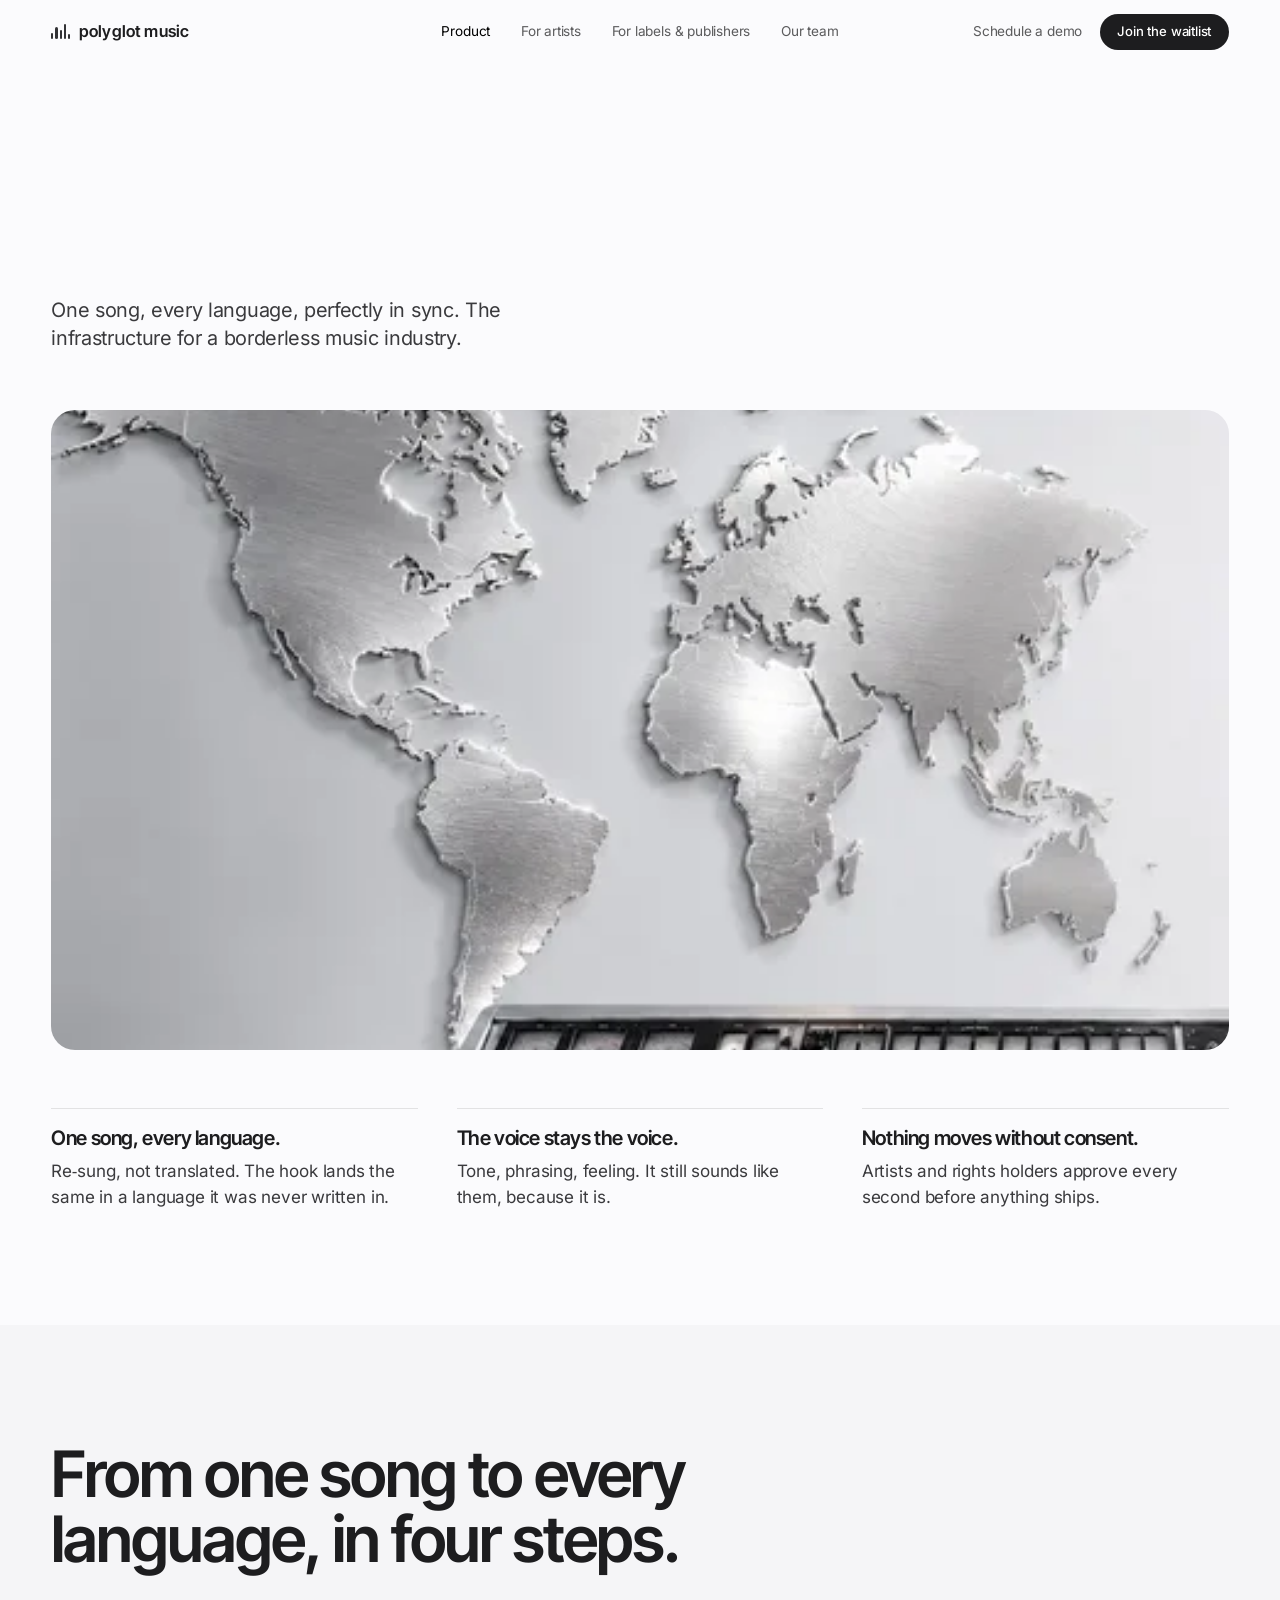
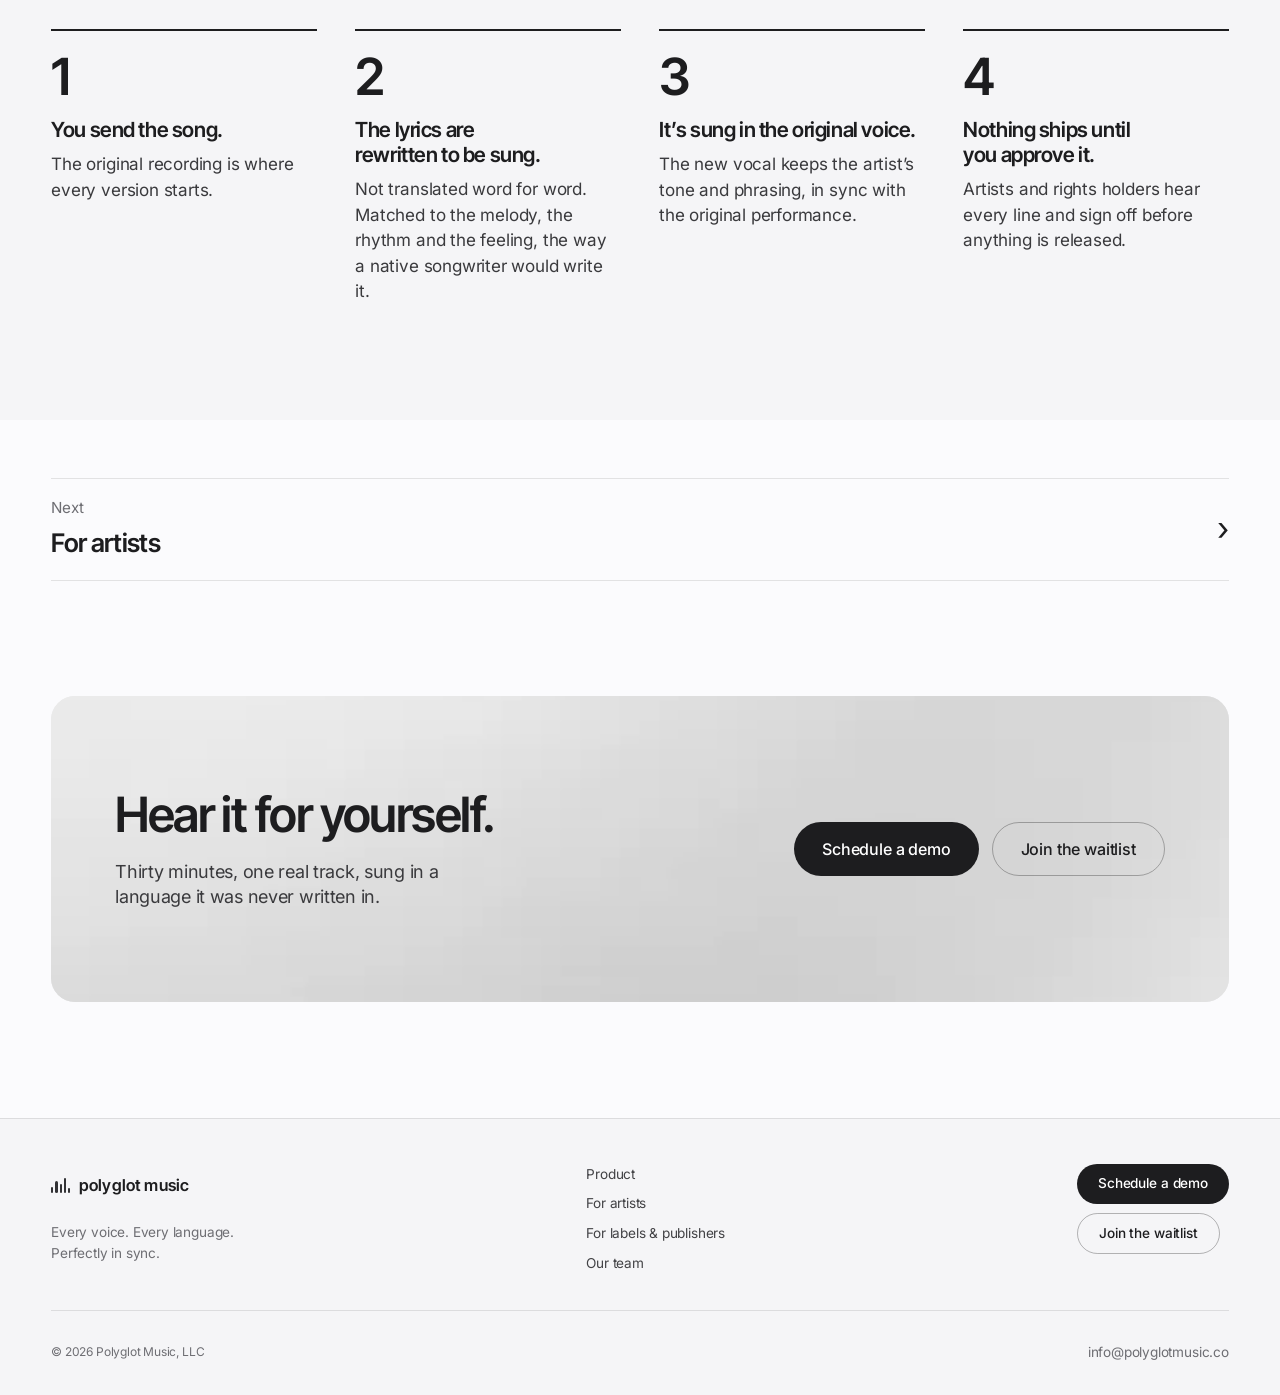
<file: product.html>
<!DOCTYPE html><html lang="en"><head><meta charset="UTF-8"><meta name="viewport" content="width=device-width, initial-scale=1.0, viewport-fit=cover"><link rel="preload" href="/assets/inter-tight-latin-wght-normal.DX-nOvPD.woff2" as="font" type="font/woff2" crossorigin><link rel="preload" href="/assets/inter-latin-wght-normal.Dx4kXJAl.woff2" as="font" type="font/woff2" crossorigin><title>Product | Cross-Lingual Music Dubbing | Polyglot Music</title><meta name="description" content="One song, every language. Polyglot re-sings music in 20+ languages in the original voice, keeping the feeling and timing. Nothing ships without approval."><meta name="robots" content="index, follow, max-image-preview:large"><link rel="canonical" href="https://www.polyglotmusic.co/product"><meta property="og:type" content="website"><meta property="og:site_name" content="Polyglot Music"><meta property="og:locale" content="en_US"><meta property="og:title" content="Product | Polyglot Music"><meta property="og:description" content="One song, every language, perfectly in sync."><meta property="og:url" content="https://www.polyglotmusic.co/product"><meta property="og:image" content="https://www.polyglotmusic.co/og-image.png"><meta property="og:image:width" content="1200"><meta property="og:image:height" content="630"><meta property="og:image:alt" content="Polyglot Music. Every voice. Every language. Perfectly in sync."><meta name="twitter:card" content="summary_large_image"><meta name="twitter:title" content="Product | Polyglot Music"><meta name="twitter:description" content="One song, every language, perfectly in sync."><meta name="twitter:image" content="https://www.polyglotmusic.co/og-image.png"><script type="application/ld+json">{"@context":"https://schema.org","@graph":[{"@type":"Organization","@id":"https://www.polyglotmusic.co/#org","name":"Polyglot Music","legalName":"Polyglot Music, LLC","alternateName":["Polyglot","polyglotmusic"],"url":"https://www.polyglotmusic.co/","logo":{"@type":"ImageObject","url":"https://www.polyglotmusic.co/icon-512.png","width":512,"height":512},"image":"https://www.polyglotmusic.co/og-image.png","email":"info@polyglotmusic.co","slogan":"Every voice. Every language. Perfectly in sync.","description":"Polyglot Music is the global standard for making music borderless and accessible to all. It releases songs in 20+ languages in the original artist’s own voice, for artists, record labels and music publishers, with rights holders approving every version.","knowsAbout":["Music dubbing","Song dubbing","Cross-lingual music","AI music","AI vocal generation","Multilingual music","Music localization","Music catalog growth","Music publishing","Record labels","Global music markets"],"founder":[{"@id":"https://www.polyglotmusic.co/team#joel-klaiman"},{"@id":"https://www.polyglotmusic.co/team#david-saint-fleur"},{"@id":"https://www.polyglotmusic.co/team#austin-dome"}],"areaServed":"Worldwide","contactPoint":{"@type":"ContactPoint","contactType":"sales","email":"info@polyglotmusic.co","url":"https://www.polyglotmusic.co/demo","availableLanguage":["English"]}},{"@type":"WebSite","@id":"https://www.polyglotmusic.co/#website","url":"https://www.polyglotmusic.co/","name":"Polyglot Music","alternateName":"Polyglot","publisher":{"@id":"https://www.polyglotmusic.co/#org"},"inLanguage":"en"},{"@type":"WebPage","@id":"https://www.polyglotmusic.co/product#webpage","url":"https://www.polyglotmusic.co/product","name":"Product | Cross-Lingual Music Dubbing | Polyglot Music","description":"One song, every language. Polyglot re-sings music in 20+ languages in the original voice, keeping the feeling and timing. Nothing ships without approval.","isPartOf":{"@id":"https://www.polyglotmusic.co/#website"},"about":{"@id":"https://www.polyglotmusic.co/#org"},"inLanguage":"en","primaryImageOfPage":"https://www.polyglotmusic.co/og-image.png","breadcrumb":{"@type":"BreadcrumbList","itemListElement":[{"@type":"ListItem","position":1,"name":"Home","item":"https://www.polyglotmusic.co/"},{"@type":"ListItem","position":2,"name":"Product","item":"https://www.polyglotmusic.co/product"}]}},{"@type":"Service","@id":"https://www.polyglotmusic.co/#service-all","name":"Music dubbing in the original voice","alternateName":["Cross-lingual music dubbing","Multilingual song versions","AI vocal dubbing for music"],"serviceType":"Music dubbing and localization","description":"New-language versions of existing songs in the original artist’s voice. Each version is a new master released alongside the original, approved by the artist and rights holders before release.","provider":{"@id":"https://www.polyglotmusic.co/#org"},"areaServed":"Worldwide","audience":[{"@type":"BusinessAudience","audienceType":"Recording artists"},{"@type":"BusinessAudience","audienceType":"Record labels"},{"@type":"BusinessAudience","audienceType":"Music publishers"},{"@type":"BusinessAudience","audienceType":"Artist managers"}],"availableLanguage":[{"@type":"Language","name":"English","alternateName":"en"},{"@type":"Language","name":"Spanish","alternateName":"es"},{"@type":"Language","name":"Portuguese","alternateName":"pt"},{"@type":"Language","name":"French","alternateName":"fr"},{"@type":"Language","name":"German","alternateName":"de"},{"@type":"Language","name":"Italian","alternateName":"it"},{"@type":"Language","name":"Russian","alternateName":"ru"},{"@type":"Language","name":"Mandarin","alternateName":"zh"},{"@type":"Language","name":"Cantonese","alternateName":"yue"},{"@type":"Language","name":"Japanese","alternateName":"ja"},{"@type":"Language","name":"Korean","alternateName":"ko"},{"@type":"Language","name":"Filipino","alternateName":"fil"},{"@type":"Language","name":"Vietnamese","alternateName":"vi"},{"@type":"Language","name":"Thai","alternateName":"th"},{"@type":"Language","name":"Indonesian","alternateName":"id"},{"@type":"Language","name":"Turkish","alternateName":"tr"},{"@type":"Language","name":"Dutch","alternateName":"nl"},{"@type":"Language","name":"Polish","alternateName":"pl"},{"@type":"Language","name":"Swedish","alternateName":"sv"},{"@type":"Language","name":"Ukrainian","alternateName":"uk"},{"@type":"Language","name":"Greek","alternateName":"el"},{"@type":"Language","name":"Romanian","alternateName":"ro"},{"@type":"Language","name":"Hebrew","alternateName":"he"}],"category":["Music technology","Music localization","AI music"]}]}</script><meta name="theme-color" content="#fbfbfd"><meta name="apple-mobile-web-app-title" content="Polyglot"><meta name="format-detection" content="telephone=no"><link rel="apple-touch-icon" sizes="180x180" href="/apple-touch-icon.png?v=2"><link rel="icon" href="/favicon.ico?v=2" sizes="48x48"><link rel="icon" type="image/png" sizes="48x48" href="/favicon-48x48.png?v=2"><link rel="icon" type="image/png" sizes="32x32" href="/favicon-32x32.png?v=2"><link rel="icon" type="image/png" sizes="16x16" href="/favicon-16x16.png?v=2"><link rel="icon" type="image/svg+xml" href="/favicon.svg?v=2"><link rel="manifest" href="/site.webmanifest?v=2"><script>document.documentElement.classList.add('js');</script><style>/*! tailwindcss v4.3.3 | MIT License | https://tailwindcss.com */
@layer properties{@supports (((-webkit-hyphens:none)) and (not (margin-trim:inline))) or ((-moz-orient:inline) and (not (color:rgb(from red r g b)))){*,:before,:after,::backdrop{--tw-rotate-x:initial;--tw-rotate-y:initial;--tw-rotate-z:initial;--tw-skew-x:initial;--tw-skew-y:initial;--tw-shadow:0 0 #0000;--tw-shadow-color:initial;--tw-shadow-alpha:100%;--tw-inset-shadow:0 0 #0000;--tw-inset-shadow-color:initial;--tw-inset-shadow-alpha:100%;--tw-ring-color:initial;--tw-ring-shadow:0 0 #0000;--tw-inset-ring-color:initial;--tw-inset-ring-shadow:0 0 #0000;--tw-ring-inset:initial;--tw-ring-offset-width:0px;--tw-ring-offset-color:#fff;--tw-ring-offset-shadow:0 0 #0000;--tw-ease:initial}}}@layer theme{:root,:host{--font-sans:"Inter Variable", -apple-system, BlinkMacSystemFont, "Segoe UI", sans-serif;--font-mono:ui-monospace, SFMono-Regular, Menlo, Monaco, Consolas, "Liberation Mono", "Courier New", monospace;--ease-out:cubic-bezier(.16, 1, .3, 1);--ease-in-out:cubic-bezier(.4, 0, .2, 1);--default-transition-duration:.15s;--default-transition-timing-function:cubic-bezier(.4, 0, .2, 1);--default-font-family:var(--font-sans);--default-mono-font-family:var(--font-mono);--color-bg:#fbfbfd;--color-tile:#f5f5f7;--color-ink:#1d1d1f;--color-body:#3a3a3d;--color-muted:#6e6e73;--color-line:#0000001a;--font-display:"Inter Tight Variable", "Inter Variable", -apple-system, BlinkMacSystemFont, sans-serif;--ease-soft:cubic-bezier(.22, 1, .36, 1)}}@layer base{*,:after,:before,::backdrop{box-sizing:border-box;border:0 solid;margin:0;padding:0}::file-selector-button{box-sizing:border-box;border:0 solid;margin:0;padding:0}html,:host{-webkit-text-size-adjust:100%;tab-size:4;line-height:1.5;font-family:var(--default-font-family,-apple-system, BlinkMacSystemFont, "Segoe UI", Roboto, "Helvetica Neue", "Noto Sans", Arial, sans-serif, "Apple Color Emoji", "Segoe UI Emoji", "Segoe UI Symbol", "Noto Color Emoji");font-feature-settings:var(--default-font-feature-settings,normal);font-variation-settings:var(--default-font-variation-settings,normal);-webkit-tap-highlight-color:transparent}hr{height:0;color:inherit;border-top-width:1px}abbr:where([title]){text-decoration:underline dotted}h1,h2,h3,h4,h5,h6{font-size:inherit;font-weight:inherit}a{color:inherit;-webkit-text-decoration:inherit;-webkit-text-decoration:inherit;-webkit-text-decoration:inherit;text-decoration:inherit}b,strong{font-weight:bolder}code,kbd,samp,pre{font-family:var(--default-mono-font-family,ui-monospace, SFMono-Regular, Menlo, Monaco, Consolas, "Liberation Mono", "Courier New", monospace);font-feature-settings:var(--default-mono-font-feature-settings,normal);font-variation-settings:var(--default-mono-font-variation-settings,normal);font-size:1em}small{font-size:80%}sub,sup{vertical-align:baseline;font-size:75%;line-height:0;position:relative}sub{bottom:-.25em}sup{top:-.5em}table{text-indent:0;border-color:inherit;border-collapse:collapse}:-moz-focusring:where(:not(iframe)){outline:auto}progress{vertical-align:baseline}summary{display:list-item}ol,ul,menu{list-style:none}img,svg,video,canvas,audio,iframe,embed,object{vertical-align:middle;display:block}img,video{max-width:100%;height:auto}button,input,select,optgroup,textarea{font:inherit;font-feature-settings:inherit;font-variation-settings:inherit;letter-spacing:inherit;color:inherit;opacity:1;background-color:#0000;border-radius:0}::file-selector-button{font:inherit;font-feature-settings:inherit;font-variation-settings:inherit;letter-spacing:inherit;color:inherit;opacity:1;background-color:#0000;border-radius:0}:where(select:is([multiple],[size])) optgroup{font-weight:bolder}:where(select:is([multiple],[size])) optgroup option{padding-inline-start:20px}::file-selector-button{margin-inline-end:4px}::placeholder{opacity:1}@supports (not ((-webkit-appearance:-apple-pay-button))) or (contain-intrinsic-size:1px){::placeholder{color:currentColor}@supports (color:color-mix(in lab, red, red)){::placeholder{color:color-mix(in oklab, currentcolor 50%, transparent)}}}textarea{resize:vertical}::-webkit-search-decoration{-webkit-appearance:none}::-webkit-date-and-time-value{min-height:1lh;text-align:inherit}::-webkit-datetime-edit{display:inline-flex}::-webkit-datetime-edit-fields-wrapper{padding:0}::-webkit-datetime-edit{padding-block:0}::-webkit-datetime-edit-year-field{padding-block:0}::-webkit-datetime-edit-month-field{padding-block:0}::-webkit-datetime-edit-day-field{padding-block:0}::-webkit-datetime-edit-hour-field{padding-block:0}::-webkit-datetime-edit-minute-field{padding-block:0}::-webkit-datetime-edit-second-field{padding-block:0}::-webkit-datetime-edit-millisecond-field{padding-block:0}::-webkit-datetime-edit-meridiem-field{padding-block:0}::-webkit-calendar-picker-indicator{line-height:1}:-moz-ui-invalid{box-shadow:none}button,input:where([type=button],[type=reset],[type=submit]){appearance:button}::file-selector-button{appearance:button}::-webkit-inner-spin-button{height:auto}::-webkit-outer-spin-button{height:auto}[hidden]:where(:not([hidden=until-found])){display:none!important}*{box-sizing:border-box;margin:0;padding:0}html{-webkit-text-size-adjust:100%;-moz-text-size-adjust:100%;text-size-adjust:100%;scroll-behavior:smooth;scroll-padding-top:var(--nav)}body{font-family:var(--font-sans);letter-spacing:-.011em;color:var(--color-ink);background:var(--color-bg);-webkit-font-smoothing:antialiased;-moz-osx-font-smoothing:grayscale;flex-direction:column;min-height:100svh;font-size:1.0625rem;line-height:1.55;display:flex;overflow-x:hidden}a{color:inherit;text-decoration:none}a,button,input,select,textarea{-webkit-tap-highlight-color:transparent;touch-action:manipulation}button{font:inherit;color:inherit;cursor:pointer;background:0 0;border:0}img,picture{max-width:100%;display:block}ul,ol{list-style:none}strong{font-weight:600}::selection{background:#1d1d1f24}:focus-visible{outline:2px solid var(--color-ink);outline-offset:3px;border-radius:4px}main{flex:1 0 auto;width:100%}@media (width<=40rem){:root{--nav:60px;--r-tile:18px}body{font-size:1rem}}@media (width>=110rem){:root{--wrap:1400px;--nav:72px;--r-tile:28px}body{font-size:1.125rem}}@media (width>=140rem){:root{--wrap:1640px;--nav:80px}body{font-size:1.1875rem}}}@layer components{.wrap{width:min(var(--wrap), 100% - 2 * var(--gutter));margin-inline:auto}.section{padding-block:var(--s-section)}.section.tinted{background:var(--color-tile)}main>.section:first-child{padding-top:clamp(2.5rem,6vw,4.5rem)}body.formpage{background:var(--color-tile)}.display{font-family:var(--font-display);letter-spacing:-.032em;color:var(--color-ink);text-wrap:balance;font-weight:600;line-height:1.02}.display .dim{color:var(--color-muted)}.h2{max-width:16ch;font-size:clamp(2.4rem,5vw,4.2rem)}.h1{max-width:15ch;font-size:clamp(2.6rem,5.4vw,4.6rem)}@media (width<=22.5rem){.h1,.h2{font-size:2.1rem}}@media (width>=110rem){.h2{font-size:4.8rem}.h1{font-size:5.2rem}.lede{max-width:42ch;font-size:1.6rem}.btn,.btn-ghost{min-height:54px;padding:.95rem 2rem;font-size:1.1rem}.link{font-size:1.1rem}}@media (width>=140rem){.h2{font-size:5.6rem}.h1{font-size:6rem}.lede{font-size:1.85rem}}.lede{letter-spacing:-.016em;color:var(--color-body);text-wrap:pretty;max-width:40ch;font-size:clamp(1.15rem,1.55vw,1.45rem);line-height:1.4}.prose{color:var(--color-body);max-width:60ch;font-size:1.0625rem;line-height:1.55}.btn,.btn-ghost{letter-spacing:-.01em;white-space:nowrap;border-radius:980px;justify-content:center;align-items:center;gap:.5rem;min-height:48px;padding:.85rem 1.75rem;font-size:1rem;font-weight:500;transition:background .2s,border-color .2s,transform .2s;display:inline-flex}.btn{color:#fff;background:var(--color-ink)}.btn:hover{background:#000}.btn-ghost{color:var(--color-ink);border:1px solid #00000047}.btn-ghost:hover{background:#0000000a;border-color:#0009}.btn:hover,.btn-ghost:hover{transform:translateY(-1px)}.btn:active,.btn-ghost:active{transform:scale(.98)}.link{letter-spacing:-.01em;min-height:44px;color:var(--color-ink);align-items:center;gap:.3rem;font-size:1rem;font-weight:500;transition:opacity .2s;display:inline-flex}.link .chev{font-size:1.15em;line-height:1;transition:transform .2s}.link:hover{opacity:.7}.link:hover .chev{transform:translate(2px)}.vh{clip:rect(0 0 0 0);clip-path:inset(50%);white-space:nowrap;width:1px;height:1px;position:absolute;overflow:hidden}.skip{z-index:100;background:var(--color-ink);color:#fff;border-radius:0 0 12px;padding:.7rem 1.2rem;font-weight:500;position:absolute;top:0;left:-9999px}.skip:focus{left:0}.tile{border-radius:var(--r-tile);background:var(--color-tile);isolation:isolate;position:relative;overflow:hidden}.tile>.photo{position:absolute;inset:0}.sheen{z-index:1;pointer-events:none;opacity:0;mix-blend-mode:overlay;background:linear-gradient(104deg,#0000 38%,#ffffff80 48%,#ffffffb8 51%,#ffffff80 54%,#0000 64%);position:absolute;inset:0;transform:translate(-55%)}.js .in .sheen{animation:5s cubic-bezier(.42,0,.3,1) .35s infinite both glint}@keyframes glint{0%{opacity:0;transform:translate(-55%)}8%{opacity:1}38%{opacity:1}46%{opacity:0;transform:translate(120%)}to{opacity:0;transform:translate(120%)}}.w{vertical-align:bottom;margin-bottom:-.12em;padding-bottom:.12em;display:inline-block;overflow:hidden}.w i{font-style:normal;display:inline-block}.js .w i{transform:translateY(115%)}.js .in .w i{transition:transform 1.1s var(--ease-out) var(--d,0s);transform:none}.js .w i.pre{transition:none!important;transform:translateY(115%)!important}.js .w i.out{transform:translateY(-115%)!important}.js .plate img{opacity:0;will-change:opacity, transform;transform:scale(1.05)}.js .in .plate img{opacity:1;transition:opacity 1.1s var(--ease-soft), transform 2.4s var(--ease-soft);transform:scale(1)}.js .rise{opacity:0;filter:blur(6px);will-change:opacity, transform, filter;transform:translateY(18px)}.js .in .rise{opacity:1;filter:blur();transition:opacity .95s var(--ease-out) var(--d,0s), transform 1.15s var(--ease-out) var(--d,0s), filter .95s var(--ease-out) var(--d,0s);transform:none}.js .rv{opacity:0;transition:opacity .9s var(--ease-out) calc(var(--i,0) * 90ms), transform 1s var(--ease-out) calc(var(--i,0) * 90ms);transform:translateY(22px)}.js .rv.on,.js.settled .rv{opacity:1;transform:none}@media (prefers-reduced-motion:reduce){html{scroll-behavior:auto}.sheen{display:none}.js .plate img,.js .rise,.js .w i,.js .rv{opacity:1;filter:none;transition:none;transform:none}}}@layer utilities{.visible{visibility:visible}.static{position:static}.block{display:block}.contents{display:contents}.flex{display:flex}.grid{display:grid}.hidden{display:none}.table{display:table}.grow{flex-grow:1}.transform{transform:var(--tw-rotate-x,) var(--tw-rotate-y,) var(--tw-rotate-z,) var(--tw-skew-x,) var(--tw-skew-y,)}.resize{resize:both}.shadow{--tw-shadow:0 1px 3px 0 var(--tw-shadow-color,#0000001a), 0 1px 2px -1px var(--tw-shadow-color,#0000001a);box-shadow:var(--tw-inset-shadow), var(--tw-inset-ring-shadow), var(--tw-ring-offset-shadow), var(--tw-ring-shadow), var(--tw-shadow)}.transition{transition-property:color,background-color,border-color,outline-color,text-decoration-color,fill,stroke,--tw-gradient-from,--tw-gradient-via,--tw-gradient-to,opacity,box-shadow,transform,translate,scale,rotate,filter,-webkit-backdrop-filter,backdrop-filter,display,content-visibility,overlay,pointer-events;transition-timing-function:var(--tw-ease,var(--default-transition-timing-function));transition-duration:var(--tw-duration,var(--default-transition-duration))}.ease-in-out{--tw-ease:var(--ease-in-out);transition-timing-function:var(--ease-in-out)}}@font-face{font-family:Inter Variable;font-style:normal;font-display:swap;font-weight:100 900;src:url(/assets/inter-cyrillic-ext-wght-normal.BOeWTOD4.woff2)format("woff2-variations");unicode-range:U+460-52F,U+1C80-1C8A,U+20B4,U+2DE0-2DFF,U+A640-A69F,U+FE2E-FE2F}@font-face{font-family:Inter Variable;font-style:normal;font-display:swap;font-weight:100 900;src:url(/assets/inter-cyrillic-wght-normal.DqGufNeO.woff2)format("woff2-variations");unicode-range:U+301,U+400-45F,U+490-491,U+4B0-4B1,U+2116}@font-face{font-family:Inter Variable;font-style:normal;font-display:swap;font-weight:100 900;src:url(/assets/inter-greek-ext-wght-normal.DlzME5K_.woff2)format("woff2-variations");unicode-range:U+1F??}@font-face{font-family:Inter Variable;font-style:normal;font-display:swap;font-weight:100 900;src:url(/assets/inter-greek-wght-normal.CkhJZR-_.woff2)format("woff2-variations");unicode-range:U+370-377,U+37A-37F,U+384-38A,U+38C,U+38E-3A1,U+3A3-3FF}@font-face{font-family:Inter Variable;font-style:normal;font-display:swap;font-weight:100 900;src:url(/assets/inter-vietnamese-wght-normal.CBcvBZtf.woff2)format("woff2-variations");unicode-range:U+102-103,U+110-111,U+128-129,U+168-169,U+1A0-1A1,U+1AF-1B0,U+300-301,U+303-304,U+308-309,U+323,U+329,U+1EA0-1EF9,U+20AB}@font-face{font-family:Inter Variable;font-style:normal;font-display:swap;font-weight:100 900;src:url(/assets/inter-latin-ext-wght-normal.DO1Apj_S.woff2)format("woff2-variations");unicode-range:U+100-2BA,U+2BD-2C5,U+2C7-2CC,U+2CE-2D7,U+2DD-2FF,U+304,U+308,U+329,U+1D00-1DBF,U+1E00-1E9F,U+1EF2-1EFF,U+2020,U+20A0-20AB,U+20AD-20C0,U+2113,U+2C60-2C7F,U+A720-A7FF}@font-face{font-family:Inter Variable;font-style:normal;font-display:swap;font-weight:100 900;src:url(/assets/inter-latin-wght-normal.Dx4kXJAl.woff2)format("woff2-variations");unicode-range:U+??,U+131,U+152-153,U+2BB-2BC,U+2C6,U+2DA,U+2DC,U+304,U+308,U+329,U+2000-206F,U+20AC,U+2122,U+2191,U+2193,U+2212,U+2215,U+FEFF,U+FFFD}@font-face{font-family:Inter Tight Variable;font-style:normal;font-display:swap;font-weight:100 900;src:url(/assets/inter-tight-cyrillic-ext-wght-normal.okcGN4Nq.woff2)format("woff2-variations");unicode-range:U+460-52F,U+1C80-1C8A,U+20B4,U+2DE0-2DFF,U+A640-A69F,U+FE2E-FE2F}@font-face{font-family:Inter Tight Variable;font-style:normal;font-display:swap;font-weight:100 900;src:url(/assets/inter-tight-cyrillic-wght-normal.BS41q_Tv.woff2)format("woff2-variations");unicode-range:U+301,U+400-45F,U+490-491,U+4B0-4B1,U+2116}@font-face{font-family:Inter Tight Variable;font-style:normal;font-display:swap;font-weight:100 900;src:url(/assets/inter-tight-greek-ext-wght-normal.DQgQPNk4.woff2)format("woff2-variations");unicode-range:U+1F??}@font-face{font-family:Inter Tight Variable;font-style:normal;font-display:swap;font-weight:100 900;src:url(/assets/inter-tight-greek-wght-normal.sS1B39LI.woff2)format("woff2-variations");unicode-range:U+370-377,U+37A-37F,U+384-38A,U+38C,U+38E-3A1,U+3A3-3FF}@font-face{font-family:Inter Tight Variable;font-style:normal;font-display:swap;font-weight:100 900;src:url(/assets/inter-tight-vietnamese-wght-normal.TKKdAiBA.woff2)format("woff2-variations");unicode-range:U+102-103,U+110-111,U+128-129,U+168-169,U+1A0-1A1,U+1AF-1B0,U+300-301,U+303-304,U+308-309,U+323,U+329,U+1EA0-1EF9,U+20AB}@font-face{font-family:Inter Tight Variable;font-style:normal;font-display:swap;font-weight:100 900;src:url(/assets/inter-tight-latin-ext-wght-normal.B4u9PlvR.woff2)format("woff2-variations");unicode-range:U+100-2BA,U+2BD-2C5,U+2C7-2CC,U+2CE-2D7,U+2DD-2FF,U+304,U+308,U+329,U+1D00-1DBF,U+1E00-1E9F,U+1EF2-1EFF,U+2020,U+20A0-20AB,U+20AD-20C0,U+2113,U+2C60-2C7F,U+A720-A7FF}@font-face{font-family:Inter Tight Variable;font-style:normal;font-display:swap;font-weight:100 900;src:url(/assets/inter-tight-latin-wght-normal.DX-nOvPD.woff2)format("woff2-variations");unicode-range:U+??,U+131,U+152-153,U+2BB-2BC,U+2C6,U+2DA,U+2DC,U+304,U+308,U+329,U+2000-206F,U+20AC,U+2122,U+2191,U+2193,U+2212,U+2215,U+FEFF,U+FFFD}:root{--nav:64px;--gutter:clamp(1.25rem, 4vw, 3.5rem);--wrap:1200px;--r-tile:24px;--r-field:12px;--s-section:clamp(4.5rem, 9vw, 8rem);--s-block:clamp(2.25rem, 4.5vw, 3.75rem);--s-group:1.25rem}@property --tw-rotate-x{syntax:"*";inherits:false}@property --tw-rotate-y{syntax:"*";inherits:false}@property --tw-rotate-z{syntax:"*";inherits:false}@property --tw-skew-x{syntax:"*";inherits:false}@property --tw-skew-y{syntax:"*";inherits:false}@property --tw-shadow{syntax:"*";inherits:false;initial-value:0 0 #0000}@property --tw-shadow-color{syntax:"*";inherits:false}@property --tw-shadow-alpha{syntax:"<percentage>";inherits:false;initial-value:100%}@property --tw-inset-shadow{syntax:"*";inherits:false;initial-value:0 0 #0000}@property --tw-inset-shadow-color{syntax:"*";inherits:false}@property --tw-inset-shadow-alpha{syntax:"<percentage>";inherits:false;initial-value:100%}@property --tw-ring-color{syntax:"*";inherits:false}@property --tw-ring-shadow{syntax:"*";inherits:false;initial-value:0 0 #0000}@property --tw-inset-ring-color{syntax:"*";inherits:false}@property --tw-inset-ring-shadow{syntax:"*";inherits:false;initial-value:0 0 #0000}@property --tw-ring-inset{syntax:"*";inherits:false}@property --tw-ring-offset-width{syntax:"<length>";inherits:false;initial-value:0}@property --tw-ring-offset-color{syntax:"*";inherits:false;initial-value:#fff}@property --tw-ring-offset-shadow{syntax:"*";inherits:false;initial-value:0 0 #0000}@property --tw-ease{syntax:"*";inherits:false}.brand[data-astro-cid-6bctqxxv]{min-height:44px;font-family:var(--font-display);letter-spacing:.01em;color:var(--color-ink);white-space:nowrap;align-items:center;gap:.55rem;font-size:1.02rem;font-weight:600;display:inline-flex}.eq[data-astro-cid-6bctqxxv]{align-items:flex-end;gap:2px;height:15px;display:inline-flex}.eq[data-astro-cid-6bctqxxv] i[data-astro-cid-6bctqxxv]{background:var(--color-ink);opacity:.9;transform-origin:bottom;border-radius:2px;width:2.2px}.eq[data-astro-cid-6bctqxxv] i[data-astro-cid-6bctqxxv]:first-child{height:6px}.eq[data-astro-cid-6bctqxxv] i[data-astro-cid-6bctqxxv]:nth-child(2){height:12px}.eq[data-astro-cid-6bctqxxv] i[data-astro-cid-6bctqxxv]:nth-child(3){height:9px}.eq[data-astro-cid-6bctqxxv] i[data-astro-cid-6bctqxxv]:nth-child(4){height:15px}.eq[data-astro-cid-6bctqxxv] i[data-astro-cid-6bctqxxv]:nth-child(5){height:5px}.beat[data-astro-cid-6bctqxxv] .eq[data-astro-cid-6bctqxxv] i[data-astro-cid-6bctqxxv]{animation:.612s ease-in-out infinite beat}.beat[data-astro-cid-6bctqxxv] .eq[data-astro-cid-6bctqxxv] i[data-astro-cid-6bctqxxv]:nth-child(2){animation-delay:80ms}.beat[data-astro-cid-6bctqxxv] .eq[data-astro-cid-6bctqxxv] i[data-astro-cid-6bctqxxv]:nth-child(3){animation-delay:.16s}.beat[data-astro-cid-6bctqxxv] .eq[data-astro-cid-6bctqxxv] i[data-astro-cid-6bctqxxv]:nth-child(4){animation-delay:.24s}.beat[data-astro-cid-6bctqxxv] .eq[data-astro-cid-6bctqxxv] i[data-astro-cid-6bctqxxv]:nth-child(5){animation-delay:.32s}@keyframes beat{0%,to{transform:scaleY(.5)}50%{transform:scaleY(1)}}@media (prefers-reduced-motion:reduce){.beat[data-astro-cid-6bctqxxv] .eq[data-astro-cid-6bctqxxv] i[data-astro-cid-6bctqxxv]{animation:none}}.topbar[data-astro-cid-wpvy4v7s]{z-index:30;min-height:var(--nav);padding:0 max(var(--gutter),env(safe-area-inset-left)) 0 max(var(--gutter),env(safe-area-inset-right));-webkit-backdrop-filter:blur(20px)saturate(1.8);background:#fbfbfdd1;border-bottom:1px solid #0000;grid-template-columns:1fr auto 1fr;align-items:center;gap:1.25rem;transition:background .3s,border-color .3s;display:grid;position:sticky;top:0}.topbar[data-astro-cid-wpvy4v7s].transparent{-webkit-backdrop-filter:none;background:0 0}.scrolled .topbar[data-astro-cid-wpvy4v7s]{border-bottom-color:var(--color-line);-webkit-backdrop-filter:blur(20px)saturate(1.8);background:#fbfbfdf0}.topbar[data-astro-cid-wpvy4v7s]>.brand{justify-self:start}.mainnav[data-astro-cid-wpvy4v7s]{justify-self:center;align-items:center;gap:clamp(1rem,2.4vw,2.2rem);display:flex}.mainnav[data-astro-cid-wpvy4v7s] a[data-astro-cid-wpvy4v7s],.navdemo[data-astro-cid-wpvy4v7s]{color:#1d1d1fb8;white-space:nowrap;align-items:center;min-height:44px;font-size:.85rem;transition:color .2s;display:inline-flex}.mainnav[data-astro-cid-wpvy4v7s] a[data-astro-cid-wpvy4v7s]:hover,.mainnav[data-astro-cid-wpvy4v7s] a[data-astro-cid-wpvy4v7s].active,.navdemo[data-astro-cid-wpvy4v7s]:hover{color:#000}.actions[data-astro-cid-wpvy4v7s]{justify-self:end;align-items:center;gap:1.1rem;display:flex}.pill[data-astro-cid-wpvy4v7s]{color:#fff;background:var(--color-ink);white-space:nowrap;border-radius:980px;align-items:center;min-height:36px;padding:0 1.1rem;font-size:.82rem;font-weight:500;transition:background .2s;display:inline-flex}.pill[data-astro-cid-wpvy4v7s]:hover{background:#000}.toggle[data-astro-cid-wpvy4v7s]{border-radius:12px;flex-direction:column;justify-content:center;align-items:center;gap:6px;width:44px;height:44px;margin-right:-11px;display:none}.toggle[data-astro-cid-wpvy4v7s] span[data-astro-cid-wpvy4v7s]{background:var(--color-ink);border-radius:2px;width:20px;height:1.8px;display:block}.menu[data-astro-cid-wpvy4v7s]{z-index:50;overscroll-behavior:contain;background:var(--color-bg);padding:calc(env(safe-area-inset-top) + 5.4rem) max(1.4rem,env(safe-area-inset-right)) max(2rem,env(safe-area-inset-bottom)) max(1.4rem,env(safe-area-inset-left));opacity:0;pointer-events:none;flex-direction:column;transition:opacity .3s;display:flex;position:fixed;inset:0;overflow-y:auto}.nav-open .menu[data-astro-cid-wpvy4v7s]{opacity:1;pointer-events:auto}.menu-top[data-astro-cid-wpvy4v7s]{min-height:var(--nav);padding:env(safe-area-inset-top) max(1.1rem,env(safe-area-inset-right)) 0 max(1.1rem,env(safe-area-inset-left));justify-content:space-between;align-items:center;display:flex;position:absolute;top:0;left:0;right:0}.close[data-astro-cid-wpvy4v7s]{border-radius:12px;width:44px;height:44px;margin-right:-11px;position:relative}.close[data-astro-cid-wpvy4v7s] span[data-astro-cid-wpvy4v7s]{background:var(--color-ink);border-radius:2px;width:22px;height:1.8px;margin:-1px 0 0 -11px;position:absolute;top:50%;left:50%}.close[data-astro-cid-wpvy4v7s] span[data-astro-cid-wpvy4v7s]:first-child{transform:rotate(45deg)}.close[data-astro-cid-wpvy4v7s] span[data-astro-cid-wpvy4v7s]:nth-child(2){transform:rotate(-45deg)}.menu[data-astro-cid-wpvy4v7s]>a[data-astro-cid-wpvy4v7s]:not(.cta){min-height:60px;font-family:var(--font-display);letter-spacing:-.025em;color:var(--color-ink);border-bottom:1px solid var(--color-line);opacity:0;justify-content:space-between;align-items:center;font-size:1.45rem;font-weight:600;transition:transform .35s,opacity .35s;display:flex;transform:translateY(8px)}.menu[data-astro-cid-wpvy4v7s]>a[data-astro-cid-wpvy4v7s]:not(.cta):after{content:"›";color:var(--color-muted);font-size:1.5rem;font-weight:400}.menu[data-astro-cid-wpvy4v7s]>a[data-astro-cid-wpvy4v7s].active{color:var(--color-muted)}.nav-open .menu[data-astro-cid-wpvy4v7s]>a[data-astro-cid-wpvy4v7s]{opacity:1;transform:none}.menu[data-astro-cid-wpvy4v7s]>a[data-astro-cid-wpvy4v7s]:first-of-type{transition-delay:30ms}.menu[data-astro-cid-wpvy4v7s]>a[data-astro-cid-wpvy4v7s]:nth-of-type(2){transition-delay:60ms}.menu[data-astro-cid-wpvy4v7s]>a[data-astro-cid-wpvy4v7s]:nth-of-type(3){transition-delay:90ms}.menu[data-astro-cid-wpvy4v7s]>a[data-astro-cid-wpvy4v7s]:nth-of-type(4){transition-delay:.12s}.cta[data-astro-cid-wpvy4v7s]{border-radius:980px;justify-content:center;align-items:center;width:100%;min-height:52px;font-size:1.05rem;font-weight:500;display:flex}.cta[data-astro-cid-wpvy4v7s].primary{color:#fff;background:var(--color-ink);margin-top:2rem}.cta[data-astro-cid-wpvy4v7s].ghost{border:1px solid #0000004d;margin-top:.7rem}@media (width<=63.99rem){.mainnav[data-astro-cid-wpvy4v7s],.navdemo[data-astro-cid-wpvy4v7s]{display:none}.toggle[data-astro-cid-wpvy4v7s]{display:flex}.topbar[data-astro-cid-wpvy4v7s]{padding-left:max(1.1rem,env(safe-area-inset-left));padding-right:max(1.1rem,env(safe-area-inset-right));grid-template-columns:minmax(0,1fr) auto}.actions[data-astro-cid-wpvy4v7s]{grid-column:2;gap:.75rem}}@media (width<=40rem){.pill[data-astro-cid-wpvy4v7s]{display:none}}@media (width>=110rem){.mainnav[data-astro-cid-wpvy4v7s] a[data-astro-cid-wpvy4v7s],.navdemo[data-astro-cid-wpvy4v7s]{font-size:1rem}.pill[data-astro-cid-wpvy4v7s]{min-height:42px;padding:0 1.35rem;font-size:.95rem}}@media (hover:none){.mainnav[data-astro-cid-wpvy4v7s] a[data-astro-cid-wpvy4v7s]:hover,.navdemo[data-astro-cid-wpvy4v7s]:hover{color:#1d1d1fb8}}.footer[data-astro-cid-jo6i4kqk]{z-index:2;background:var(--color-tile);border-top:1px solid var(--color-line);padding:clamp(2.4rem,5vh,3.2rem) 0 max(1.3rem,env(safe-area-inset-bottom));margin-top:auto;position:relative}.top[data-astro-cid-jo6i4kqk]{flex-wrap:wrap;justify-content:space-between;align-items:flex-start;gap:2.2rem clamp(2rem,6vw,5rem);display:flex}.tag[data-astro-cid-jo6i4kqk]{color:var(--color-muted);margin-top:.9rem;font-size:.85rem;line-height:1.55}.fnav[data-astro-cid-jo6i4kqk]{flex-direction:column;gap:.55rem;display:flex}.fnav[data-astro-cid-jo6i4kqk] a[data-astro-cid-jo6i4kqk]{color:#424245;align-items:center;font-size:.85rem;transition:color .2s;display:inline-flex}.fnav[data-astro-cid-jo6i4kqk] a[data-astro-cid-jo6i4kqk]:hover{color:#000}.fcta[data-astro-cid-jo6i4kqk]{flex-direction:column;align-items:flex-start;gap:.6rem;display:flex}.small[data-astro-cid-jo6i4kqk]{min-height:40px;padding:.55rem 1.3rem;font-size:.85rem}.bottom[data-astro-cid-jo6i4kqk]{border-top:1px solid var(--color-line);flex-wrap:wrap;justify-content:space-between;align-items:center;gap:.8rem 2rem;margin-top:clamp(1.8rem,4vh,2.6rem);padding-top:1.2rem;display:flex}.cp[data-astro-cid-jo6i4kqk]{color:var(--color-muted);font-size:.75rem}.mail[data-astro-cid-jo6i4kqk]{color:#6e6e73;border-radius:999px;align-items:center;min-height:44px;margin-right:-.9rem;padding:0 .9rem;scroll-margin-bottom:2rem;font-size:.85rem;transition:color .2s;display:inline-flex;position:relative}.mail[data-astro-cid-jo6i4kqk]:hover{color:#000}.addr[data-astro-cid-jo6i4kqk]{position:relative}.addr[data-astro-cid-jo6i4kqk]:after{content:"";transform-origin:0;background:currentColor;height:1.5px;position:absolute;bottom:-2px;left:0;right:0;transform:scaleX(0)}.copied[data-astro-cid-jo6i4kqk]{background:var(--color-ink);color:#fff;white-space:nowrap;opacity:0;pointer-events:none;border-radius:8px;padding:.3rem .65rem;font-size:.75rem;transition:opacity .2s,transform .2s;position:absolute;bottom:calc(100% - .2rem);right:.9rem;transform:translateY(4px)}.copied[data-astro-cid-jo6i4kqk].show{opacity:1;transform:none}.mail[data-astro-cid-jo6i4kqk].ping{color:var(--color-ink);transform-origin:100%;animation:mailglow 2.4s var(--ease-out) both}.mail[data-astro-cid-jo6i4kqk].ping .addr[data-astro-cid-jo6i4kqk]{background:linear-gradient(100deg,#1d1d1f 0% 38%,#c9c9ce 50%,#1d1d1f 62% 100%) 0 0/250% 100%;color:#0000;-webkit-background-clip:text;background-clip:text;font-weight:600;animation:1.4s ease-in-out .2s 2 mailsheen}.mail[data-astro-cid-jo6i4kqk].ping .addr[data-astro-cid-jo6i4kqk]:after{transition:transform .7s .35s var(--ease-out);transform:scaleX(1)}@keyframes mailglow{0%{background:#1d1d1f00;transform:scale(1);box-shadow:0 0 #1d1d1f00}18%{background:#fff;transform:scale(1.08);box-shadow:0 0 0 1px #0000001a,0 10px 30px #0000001f}70%{background:#fff;transform:scale(1.04);box-shadow:0 0 0 1px #0000001a,0 10px 30px #0000001f}to{background:#fff;transform:scale(1);box-shadow:0 0 0 1px #00000014}}@keyframes mailsheen{0%{background-position:100% 0}to{background-position:0 0}}@media (prefers-reduced-motion:reduce){.mail[data-astro-cid-jo6i4kqk].ping,.mail[data-astro-cid-jo6i4kqk].ping .addr[data-astro-cid-jo6i4kqk]{animation:none}.mail[data-astro-cid-jo6i4kqk].ping{background:#fff;box-shadow:0 0 0 1px #0000001a}.mail[data-astro-cid-jo6i4kqk].ping .addr[data-astro-cid-jo6i4kqk]{color:var(--color-ink);background:0 0}}@media (width<=47.99rem){.top[data-astro-cid-jo6i4kqk]{flex-direction:column;align-items:stretch;gap:1.6rem}.fnav[data-astro-cid-jo6i4kqk]{grid-template-columns:repeat(2,minmax(0,1fr));gap:0 1.2rem;display:grid}.fnav[data-astro-cid-jo6i4kqk] a[data-astro-cid-jo6i4kqk]{border-top:1px solid var(--color-line);min-height:48px;font-size:.95rem}.fcta[data-astro-cid-jo6i4kqk]{grid-template-columns:repeat(2,minmax(0,1fr));gap:.6rem;display:grid}.fcta[data-astro-cid-jo6i4kqk] .small[data-astro-cid-jo6i4kqk]{width:100%;min-height:48px;padding:.7rem 1rem;font-size:.92rem}.bottom[data-astro-cid-jo6i4kqk]{margin-top:1.6rem}}@media (width<=22.5rem){.fnav[data-astro-cid-jo6i4kqk],.fcta[data-astro-cid-jo6i4kqk]{grid-template-columns:1fr}}
.how[data-astro-cid-l43jfdkk] .wrap[data-astro-cid-l43jfdkk]{gap:var(--s-block);display:grid}.steps[data-astro-cid-l43jfdkk]{counter-reset:none;grid-template-columns:repeat(4,minmax(0,1fr));gap:clamp(1.5rem,3vw,2.5rem);display:grid}.steps[data-astro-cid-l43jfdkk] li[data-astro-cid-l43jfdkk]{border-top:2px solid var(--color-ink);align-content:start;gap:.6rem;padding-top:1.25rem;display:grid}.n[data-astro-cid-l43jfdkk]{font-family:var(--font-display);letter-spacing:-.04em;color:var(--color-ink);font-size:clamp(2.6rem,4vw,3.6rem);font-weight:600;line-height:1}.steps[data-astro-cid-l43jfdkk] h3[data-astro-cid-l43jfdkk]{font-family:var(--font-display);letter-spacing:-.02em;text-wrap:balance;margin-top:.4rem;font-size:1.3rem;font-weight:600;line-height:1.2}.steps[data-astro-cid-l43jfdkk] p[data-astro-cid-l43jfdkk]{color:var(--color-body);font-size:1.0625rem;line-height:1.5}@media (width>=110rem){.steps[data-astro-cid-l43jfdkk] h3[data-astro-cid-l43jfdkk]{font-size:1.55rem}.steps[data-astro-cid-l43jfdkk] p[data-astro-cid-l43jfdkk]{font-size:1.2rem}}@media (width<=63.99rem){.steps[data-astro-cid-l43jfdkk]{grid-template-columns:repeat(2,minmax(0,1fr));row-gap:2.5rem}}@media (width<=40rem){.steps[data-astro-cid-l43jfdkk]{grid-template-columns:1fr;row-gap:2rem}}.langs[data-astro-cid-q37n2hza] .wrap[data-astro-cid-q37n2hza]{gap:var(--s-block);display:grid}.head[data-astro-cid-q37n2hza]{gap:var(--s-group);display:grid}.grid[data-astro-cid-q37n2hza]{border-top:1px solid var(--color-line);grid-template-columns:repeat(4,minmax(0,1fr));display:grid}.grid[data-astro-cid-q37n2hza] li[data-astro-cid-q37n2hza]{border-bottom:1px solid var(--color-line);gap:.35rem;padding:clamp(1.25rem,2.4vw,2rem) 0;display:grid}.n[data-astro-cid-q37n2hza]{font-family:var(--font-display);letter-spacing:-.03em;color:var(--color-ink);font-size:clamp(1.6rem,2.6vw,2.4rem);font-weight:600;line-height:1.1}.e[data-astro-cid-q37n2hza]{color:var(--color-muted);font-size:.95rem}.more[data-astro-cid-q37n2hza] .n[data-astro-cid-q37n2hza]{color:var(--color-muted)}@media (width<=63.99rem){.grid[data-astro-cid-q37n2hza]{grid-template-columns:repeat(3,minmax(0,1fr))}}@media (width<=40rem){.grid[data-astro-cid-q37n2hza]{grid-template-columns:repeat(2,minmax(0,1fr))}}.chartsec[data-astro-cid-g7ienx3w]{padding-top:0}.next[data-astro-cid-g7ienx3w]{padding:var(--s-block) 0 var(--s-section)}.next[data-astro-cid-g7ienx3w] a[data-astro-cid-g7ienx3w]{border-top:1px solid var(--color-line);border-bottom:1px solid var(--color-line);grid-template-columns:1fr auto;align-items:center;min-height:84px;padding:1.1rem 0;display:grid}.lbl[data-astro-cid-g7ienx3w]{color:var(--color-muted);grid-column:1;font-size:.95rem}.t[data-astro-cid-g7ienx3w]{font-family:var(--font-display);letter-spacing:-.025em;color:var(--color-ink);grid-column:1;margin-top:.2rem;font-size:1.6rem;font-weight:600}.a[data-astro-cid-g7ienx3w]{color:var(--color-ink);grid-area:1/2/span 2;font-size:2rem;line-height:1;transition:transform .2s}.next[data-astro-cid-g7ienx3w] a[data-astro-cid-g7ienx3w]:hover .a[data-astro-cid-g7ienx3w]{transform:translate(4px)}
.photo[data-astro-cid-xjdomtpr]{width:100%;height:100%;display:block}.photo[data-astro-cid-xjdomtpr] img[data-astro-cid-xjdomtpr]{object-fit:cover;object-position:var(--pos,50% 50%);width:100%;height:100%}.statement[data-astro-cid-zx4qcpyt]{gap:var(--s-group);display:grid}.statement[data-astro-cid-zx4qcpyt] .display{align-content:end;margin:0;display:grid}.center[data-astro-cid-zx4qcpyt]{text-align:center;justify-items:center}.center[data-astro-cid-zx4qcpyt] .lede[data-astro-cid-zx4qcpyt]{margin-inline:auto}.cta[data-astro-cid-hwvj6ntz]{padding-top:0}.cta[data-astro-cid-hwvj6ntz].ink{padding-top:var(--s-block)}.band[data-astro-cid-hwvj6ntz]{outline-offset:-1px;outline:1px solid #0000000f;align-items:center;min-height:clamp(280px,34vh,400px);display:grid}.inner[data-astro-cid-hwvj6ntz]{z-index:2;grid-template-columns:minmax(0,7fr) minmax(0,5fr);align-items:center;gap:2rem clamp(2rem,5vw,5rem);padding:clamp(2.25rem,5vw,4.25rem);display:grid;position:relative}.text[data-astro-cid-hwvj6ntz]{gap:var(--s-group);display:grid}.inner[data-astro-cid-hwvj6ntz] .display[data-astro-cid-hwvj6ntz]{max-width:14ch;font-size:clamp(2rem,3.8vw,4.2rem)}.inner[data-astro-cid-hwvj6ntz] .lede[data-astro-cid-hwvj6ntz]{max-width:34ch;font-size:clamp(1.05rem,1.4vw,1.6rem)}.ctas[data-astro-cid-hwvj6ntz]{flex-wrap:wrap;justify-content:flex-end;gap:.8rem;display:flex}.ink[data-astro-cid-hwvj6ntz] .band[data-astro-cid-hwvj6ntz]{background:var(--color-ink);min-height:clamp(260px,32vh,380px)}.ink[data-astro-cid-hwvj6ntz] .display[data-astro-cid-hwvj6ntz]{color:#fff}.ink[data-astro-cid-hwvj6ntz] .lede[data-astro-cid-hwvj6ntz]{color:#ffffffb8}.ink[data-astro-cid-hwvj6ntz] .btn[data-astro-cid-hwvj6ntz]{color:var(--color-ink);background:#fff}.ink[data-astro-cid-hwvj6ntz] .btn[data-astro-cid-hwvj6ntz]:hover{background:#f5f5f7}.ink[data-astro-cid-hwvj6ntz] .btn-ghost[data-astro-cid-hwvj6ntz]{color:#fff;border-color:#fff6}.ink[data-astro-cid-hwvj6ntz] .btn-ghost[data-astro-cid-hwvj6ntz]:hover{background:#ffffff14;border-color:#fff}@media (width<=63.99rem){.band[data-astro-cid-hwvj6ntz]{min-height:0}.inner[data-astro-cid-hwvj6ntz]{grid-template-columns:1fr;align-items:start}.ctas[data-astro-cid-hwvj6ntz]{justify-content:flex-start}}@media (width<=40rem){.band[data-astro-cid-hwvj6ntz]{min-height:0}.inner[data-astro-cid-hwvj6ntz]{padding:1.75rem 1.4rem}.ctas[data-astro-cid-hwvj6ntz]{flex-direction:column;align-items:stretch}}
.display[data-astro-cid-wlthrclk]{align-content:end;display:grid}.hl[data-astro-cid-wlthrclk]{display:block}
.points[data-astro-cid-vnlbk2jm]{grid-template-columns:repeat(var(--cols),minmax(0,1fr));gap:2rem clamp(1.5rem,3vw,3rem);display:grid}.points[data-astro-cid-vnlbk2jm] li[data-astro-cid-vnlbk2jm]{border-top:1px solid var(--color-line);padding-top:1.1rem}.points[data-astro-cid-vnlbk2jm] strong[data-astro-cid-vnlbk2jm]{font-family:var(--font-display);letter-spacing:-.02em;color:var(--color-ink);text-wrap:balance;font-size:1.25rem;font-weight:600;line-height:1.2;display:block}.points[data-astro-cid-vnlbk2jm] p[data-astro-cid-vnlbk2jm]{color:var(--color-body);max-width:34ch;margin-top:.55rem;font-size:1.0625rem;line-height:1.5}.points[data-astro-cid-vnlbk2jm].stack{grid-template-columns:1fr;gap:1.5rem}.points[data-astro-cid-vnlbk2jm].stack p[data-astro-cid-vnlbk2jm]{max-width:44ch}@media (width>=110rem){.points[data-astro-cid-vnlbk2jm] strong[data-astro-cid-vnlbk2jm]{font-size:1.5rem}.points[data-astro-cid-vnlbk2jm] p[data-astro-cid-vnlbk2jm]{max-width:36ch;font-size:1.2rem}.points[data-astro-cid-vnlbk2jm]{gap:2.5rem 3.5rem}}@media (width<=63.99rem){.points[data-astro-cid-vnlbk2jm]{grid-template-columns:repeat(2,minmax(0,1fr))}}@media (width<=40rem){.points[data-astro-cid-vnlbk2jm]{grid-template-columns:1fr;gap:1.4rem}.points[data-astro-cid-vnlbk2jm] strong[data-astro-cid-vnlbk2jm]{font-size:1.15rem}.points[data-astro-cid-vnlbk2jm] p[data-astro-cid-vnlbk2jm]{max-width:none}}.cat[data-astro-cid-33j6vys6]{gap:var(--s-block) clamp(2rem,5vw,4.5rem);border-radius:var(--r-tile);isolation:isolate;background:linear-gradient(118deg,#e6e6ea 0%,#f7f7f9 24%,#dadade 48%,#f3f3f5 70%,#e1e1e5 100%);grid-template-columns:minmax(0,5fr) minmax(0,7fr);margin:0;padding:clamp(1.75rem,4vw,3.25rem);display:grid;position:relative;overflow:hidden;box-shadow:inset 0 0 0 1px #0000000f}.cat[data-astro-cid-33j6vys6]:before{content:"";z-index:-1;pointer-events:none;background:radial-gradient(120% 80% at 85% 0,#ffffffb3,#0000 60%);position:absolute;inset:0}.side[data-astro-cid-33j6vys6]{align-content:start;gap:clamp(1.25rem,2.5vw,1.75rem);display:grid}.cap[data-astro-cid-33j6vys6]{gap:.75rem;display:grid}.t[data-astro-cid-33j6vys6]{max-width:14ch;font-size:clamp(1.9rem,3.4vw,3rem)}.cap[data-astro-cid-33j6vys6] .lede[data-astro-cid-33j6vys6]{max-width:40ch;color:var(--color-body);font-size:clamp(1.05rem,1.3vw,1.2rem)}.stat[data-astro-cid-33j6vys6]{gap:.4rem;display:grid}.big[data-astro-cid-33j6vys6]{font-family:var(--font-display);letter-spacing:-.05em;color:var(--color-ink);font-variant-numeric:tabular-nums;font-size:clamp(4.5rem,9vw,8rem);font-weight:600;line-height:.9}.said[data-astro-cid-33j6vys6]{color:var(--color-body);max-width:32ch;font-size:clamp(1rem,1.2vw,1.15rem)}.said[data-astro-cid-33j6vys6] b[data-astro-cid-33j6vys6]{color:var(--color-ink);font-variant-numeric:tabular-nums;font-weight:600}.pick[data-astro-cid-33j6vys6]{gap:.6rem;display:grid}.plbl[data-astro-cid-33j6vys6]{color:var(--color-muted);font-size:.9rem;font-weight:500}.sizes[data-astro-cid-33j6vys6]{flex-wrap:wrap;gap:.5rem;display:flex}.chip[data-astro-cid-33j6vys6]{min-width:5.5rem;min-height:44px;color:var(--color-ink);background:#ffffff8c;border:1px solid #00000029;border-radius:999px;padding:0 1.1rem;font-size:.95rem;font-weight:500;transition:background .2s,border-color .2s,color .2s}.chip[data-astro-cid-33j6vys6]:hover{border-color:#00000059}.chip[data-astro-cid-33j6vys6][aria-pressed=true]{background:var(--color-ink);border-color:var(--color-ink);color:#fff}.chartbox[data-astro-cid-33j6vys6]{align-content:end;gap:1rem;min-width:0;display:grid}.legend[data-astro-cid-33j6vys6]{color:var(--color-body);flex-wrap:wrap;gap:.4rem 1.2rem;font-size:.95rem;display:flex}.legend[data-astro-cid-33j6vys6] li[data-astro-cid-33j6vys6]{align-items:center;gap:.5rem;display:inline-flex}.sw[data-astro-cid-33j6vys6]{border-radius:4px;width:14px;height:14px;display:inline-block}.sw[data-astro-cid-33j6vys6].orig,.orig[data-astro-cid-33j6vys6]{background:#9d9da3}.sw[data-astro-cid-33j6vys6].new,.new[data-astro-cid-33j6vys6]{background:var(--color-ink)}.plot[data-astro-cid-33j6vys6]{height:clamp(240px,30vw,360px);margin-left:2.6rem;position:relative}.grid[data-astro-cid-33j6vys6]{pointer-events:none;position:absolute;inset:0}.gl[data-astro-cid-33j6vys6]{border-top:1px solid #00000014;height:0;position:absolute;left:0;right:0}.gl[data-astro-cid-33j6vys6]:first-child{border-top-color:#0000004d}.tl[data-astro-cid-33j6vys6]{color:var(--color-muted);font-variant-numeric:tabular-nums;white-space:nowrap;font-size:.85rem;position:absolute;top:0;right:calc(100% + .6rem);transform:translateY(-50%)}.bars[data-astro-cid-33j6vys6]{grid-template-columns:repeat(var(--n),minmax(0,1fr));align-items:end;gap:clamp(2px,.45vw,6px);display:grid;position:absolute;inset:0}.bar[data-astro-cid-33j6vys6]{cursor:default;align-items:flex-end;height:100%;transition:opacity .2s;display:flex;position:relative}.stack[data-astro-cid-33j6vys6]{width:100%;height:var(--h);transform-origin:bottom;flex-direction:column;gap:2px;display:flex}.stack[data-astro-cid-33j6vys6] span[data-astro-cid-33j6vys6]{min-height:0;display:block}.stack[data-astro-cid-33j6vys6] span[data-astro-cid-33j6vys6]:first-child{border-radius:4px 4px 0 0}.bar[data-astro-cid-33j6vys6].dim{opacity:.35}.end[data-astro-cid-33j6vys6]{bottom:calc(var(--h) + .45rem);color:var(--color-ink);white-space:nowrap;font-variant-numeric:tabular-nums;font-size:.95rem;font-weight:600;position:absolute;right:0}.xax[data-astro-cid-33j6vys6]{grid-template-columns:repeat(var(--n),minmax(0,1fr));color:var(--color-muted);gap:clamp(2px,.45vw,6px);margin-left:2.6rem;font-size:.85rem;display:grid}.xax[data-astro-cid-33j6vys6] span[data-astro-cid-33j6vys6]{white-space:nowrap}.xax[data-astro-cid-33j6vys6] .mid[data-astro-cid-33j6vys6]{justify-self:center}.xax[data-astro-cid-33j6vys6] .last[data-astro-cid-33j6vys6]{justify-self:end}.tip[data-astro-cid-33j6vys6]{z-index:3;background:var(--color-ink);color:#fff;pointer-events:none;border-radius:12px;min-width:11rem;padding:.7rem .85rem;font-size:.9rem;line-height:1.4;position:absolute;transform:translateY(-.6rem);box-shadow:0 8px 24px #0000002e}.tip[data-astro-cid-33j6vys6].below{transform:translateY(calc(100% + .6rem))}.tip[data-astro-cid-33j6vys6] b{margin-bottom:.3rem;font-weight:600;display:block}.tip[data-astro-cid-33j6vys6] b i{color:#ffffffb3;font-style:normal;font-weight:400}.tip[data-astro-cid-33j6vys6] span{justify-content:space-between;gap:1.2rem;display:flex}.tip[data-astro-cid-33j6vys6] span i{color:#ffffffbf;font-style:normal}.tip[data-astro-cid-33j6vys6] em{font-variant-numeric:tabular-nums;font-style:normal;font-weight:600}.foot[data-astro-cid-33j6vys6]{grid-column:1/-1;gap:.35rem;display:grid}.table[data-astro-cid-33j6vys6] summary[data-astro-cid-33j6vys6]{cursor:pointer;min-height:44px;color:var(--color-ink);align-items:center;font-size:.95rem;font-weight:500;display:inline-flex}.scroll[data-astro-cid-33j6vys6]{background:#fff9;border-radius:12px;max-height:24rem;overflow:auto}table[data-astro-cid-33j6vys6]{border-collapse:collapse;font-variant-numeric:tabular-nums;width:100%;min-width:22rem;font-size:.95rem}th[data-astro-cid-33j6vys6],td[data-astro-cid-33j6vys6]{text-align:right;border-bottom:1px solid var(--color-line);padding:.5rem .8rem}th[data-astro-cid-33j6vys6][scope=row],thead[data-astro-cid-33j6vys6] th[data-astro-cid-33j6vys6]:nth-child(2){text-align:left;font-weight:500}td[data-astro-cid-33j6vys6]:first-child,thead[data-astro-cid-33j6vys6] th[data-astro-cid-33j6vys6]:first-child{text-align:left;width:6rem}thead[data-astro-cid-33j6vys6] th[data-astro-cid-33j6vys6]{color:var(--color-muted);font-weight:500}.en[data-astro-cid-33j6vys6]{color:var(--color-muted);font-weight:400}.src[data-astro-cid-33j6vys6]{color:var(--color-muted);max-width:70ch;font-size:.85rem;line-height:1.45}.js .cat[data-astro-cid-33j6vys6] .stack[data-astro-cid-33j6vys6]{transform:scaleY(0)}.js .cat[data-astro-cid-33j6vys6].on .stack[data-astro-cid-33j6vys6]{transition:transform .7s var(--ease-out) calc(.3s + var(--d));transform:scaleY(1)}.js .cat[data-astro-cid-33j6vys6] .end[data-astro-cid-33j6vys6]{opacity:0}.js .cat[data-astro-cid-33j6vys6].on .end[data-astro-cid-33j6vys6]{opacity:1;transition:opacity .4s calc(.5s + var(--d))}@media (width<=63.99rem){.cat[data-astro-cid-33j6vys6]{grid-template-columns:1fr}.t[data-astro-cid-33j6vys6]{max-width:none}}@media (width<=40rem){.cat[data-astro-cid-33j6vys6]{padding:1.5rem 1.1rem}.plot[data-astro-cid-33j6vys6]{height:240px;margin-left:2.2rem}.xax[data-astro-cid-33j6vys6]{margin-left:2.2rem}.xax[data-astro-cid-33j6vys6] .mid[data-astro-cid-33j6vys6]{display:none}.tl[data-astro-cid-33j6vys6]{font-size:.8rem}}@media (prefers-reduced-motion:reduce){.js .cat[data-astro-cid-33j6vys6] .stack[data-astro-cid-33j6vys6]{transform:none}.js .cat[data-astro-cid-33j6vys6] .end[data-astro-cid-33j6vys6]{opacity:1}}.feature[data-astro-cid-7yixq3ox] .wrap[data-astro-cid-7yixq3ox]{gap:var(--s-block);display:grid}.media[data-astro-cid-7yixq3ox]{aspect-ratio:16/9;width:100%;max-height:640px}.more[data-astro-cid-7yixq3ox]{margin-top:calc(var(--s-group) * -1)}.split[data-astro-cid-7yixq3ox] .grid[data-astro-cid-7yixq3ox]{grid-template-columns:minmax(0,1fr) minmax(0,1fr);align-items:center;gap:clamp(2rem,5vw,5rem);display:grid}.split[data-astro-cid-7yixq3ox] .copy[data-astro-cid-7yixq3ox]{gap:var(--s-block);display:grid}.split[data-astro-cid-7yixq3ox] .media[data-astro-cid-7yixq3ox]{aspect-ratio:4/5;justify-self:end;width:min(100%,560px);max-height:none}.corridor[data-astro-cid-7yixq3ox] .stage[data-astro-cid-7yixq3ox]{position:relative}.corridor[data-astro-cid-7yixq3ox] .media[data-astro-cid-7yixq3ox]{aspect-ratio:21/9;max-height:560px}.corridor[data-astro-cid-7yixq3ox] .over[data-astro-cid-7yixq3ox]{z-index:2;padding:2rem var(--gutter);place-items:center;display:grid;position:absolute;inset:0}.corridor[data-astro-cid-7yixq3ox] .over[data-astro-cid-7yixq3ox]>.statement{width:min(44rem,100%);position:relative}.corridor[data-astro-cid-7yixq3ox] .over[data-astro-cid-7yixq3ox]>.statement:before{content:"";z-index:-1;pointer-events:none;background:radial-gradient(closest-side,#ffffffeb,#fff9 50%,#fff0);border-radius:50%;position:absolute;inset:-34% -14%}.corridor[data-astro-cid-7yixq3ox] .over[data-astro-cid-7yixq3ox] .lede{color:var(--color-body)}@media (width<=63.99rem){.split[data-astro-cid-7yixq3ox] .grid[data-astro-cid-7yixq3ox]{grid-template-columns:1fr}.split[data-astro-cid-7yixq3ox] .media[data-astro-cid-7yixq3ox]{aspect-ratio:16/10;order:-1;justify-self:stretch;width:100%}.corridor[data-astro-cid-7yixq3ox] .stage[data-astro-cid-7yixq3ox]{gap:var(--s-block);display:grid}.corridor[data-astro-cid-7yixq3ox] .media[data-astro-cid-7yixq3ox]{aspect-ratio:16/9}.corridor[data-astro-cid-7yixq3ox] .over[data-astro-cid-7yixq3ox]{padding:0;display:block;position:static}.corridor[data-astro-cid-7yixq3ox] .over[data-astro-cid-7yixq3ox]>.statement{text-align:left;justify-items:start;width:auto}.corridor[data-astro-cid-7yixq3ox] .over[data-astro-cid-7yixq3ox]>.statement:before{display:none}.corridor[data-astro-cid-7yixq3ox] .over[data-astro-cid-7yixq3ox] .lede{margin-inline:0}}@media (width<=47.99rem) and (orientation:portrait){.media[data-astro-cid-7yixq3ox],.split[data-astro-cid-7yixq3ox] .media[data-astro-cid-7yixq3ox],.corridor[data-astro-cid-7yixq3ox] .media[data-astro-cid-7yixq3ox]{aspect-ratio:var(--par,4 / 5);max-height:none}.split[data-astro-cid-7yixq3ox] .copy[data-astro-cid-7yixq3ox]{display:contents}.split[data-astro-cid-7yixq3ox] .grid[data-astro-cid-7yixq3ox]{gap:var(--s-block)}.split[data-astro-cid-7yixq3ox] .grid[data-astro-cid-7yixq3ox]>.media[data-astro-cid-7yixq3ox]{order:0}.split[data-astro-cid-7yixq3ox] .copy[data-astro-cid-7yixq3ox]>.statement{order:-1}.split[data-astro-cid-7yixq3ox] .copy[data-astro-cid-7yixq3ox]>:not(.statement){order:1}.corridor[data-astro-cid-7yixq3ox] .over[data-astro-cid-7yixq3ox]{order:-1}}@media (orientation:landscape) and (height<=35rem) and (width<=63.99rem){.media[data-astro-cid-7yixq3ox]{aspect-ratio:16/8;max-height:none}}
</style></head><body class="chapter"><a class="skip" href="#main">Skip to content</a><header class="topbar" data-astro-cid-wpvy4v7s><a class="brand" href="/" data-astro-cid-6bctqxxv><span class="eq" aria-hidden="true" data-astro-cid-6bctqxxv><i data-astro-cid-6bctqxxv></i><i data-astro-cid-6bctqxxv></i><i data-astro-cid-6bctqxxv></i><i data-astro-cid-6bctqxxv></i><i data-astro-cid-6bctqxxv></i></span>polyglot music</a><nav class="mainnav" aria-label="Primary" data-astro-cid-wpvy4v7s><a href="/product" class="active" aria-current="page" data-astro-cid-wpvy4v7s>Product</a><a href="/for-artists" data-astro-cid-wpvy4v7s>For artists</a><a href="/for-labels" data-astro-cid-wpvy4v7s>For labels &amp; publishers</a><a href="/team" data-astro-cid-wpvy4v7s>Our team</a></nav><div class="actions" data-astro-cid-wpvy4v7s><a href="/demo" class="navdemo" data-astro-cid-wpvy4v7s>Schedule a demo</a><a href="/waitlist" class="pill" data-astro-cid-wpvy4v7s>Join the waitlist</a><button class="toggle" aria-expanded="false" aria-controls="mobilemenu" aria-label="Open menu" data-astro-cid-wpvy4v7s><span data-astro-cid-wpvy4v7s></span><span data-astro-cid-wpvy4v7s></span></button></div></header><div class="menu" id="mobilemenu" hidden data-astro-cid-wpvy4v7s><div class="menu-top" data-astro-cid-wpvy4v7s><a class="brand" href="/" data-astro-cid-6bctqxxv><span class="eq" aria-hidden="true" data-astro-cid-6bctqxxv><i data-astro-cid-6bctqxxv></i><i data-astro-cid-6bctqxxv></i><i data-astro-cid-6bctqxxv></i><i data-astro-cid-6bctqxxv></i><i data-astro-cid-6bctqxxv></i></span>polyglot music</a><button class="close" aria-label="Close menu" data-astro-cid-wpvy4v7s><span data-astro-cid-wpvy4v7s></span><span data-astro-cid-wpvy4v7s></span></button></div><a href="/product" class="active" data-astro-cid-wpvy4v7s>Product</a><a href="/for-artists" data-astro-cid-wpvy4v7s>For artists</a><a href="/for-labels" data-astro-cid-wpvy4v7s>For labels &amp; publishers</a><a href="/team" data-astro-cid-wpvy4v7s>Our team</a><a class="cta primary" href="/demo" data-astro-cid-wpvy4v7s>Schedule a demo</a><a class="cta ghost" href="/waitlist" data-astro-cid-wpvy4v7s>Join the waitlist</a></div><main id="main"><section class="section feature wide" id="product" data-astro-cid-7yixq3ox><div class="wrap" data-astro-cid-7yixq3ox><div class="statement" data-astro-cid-zx4qcpyt><h1 data-astro-cid-wlthrclk="true" class="display h1"><span class="vh" data-astro-cid-wlthrclk>Music without borders.</span><span class="hl" aria-hidden="true" data-roll="{&quot;langs&quot;:[[&quot;es&quot;,[&quot;Música&quot;,&quot;sin&quot;,&quot;fronteras.&quot;]],[&quot;fr&quot;,[&quot;Musique&quot;,&quot;sans&quot;,&quot;frontières.&quot;]],[&quot;en&quot;,[&quot;Music&quot;,&quot;without&quot;,&quot;borders.&quot;]]],&quot;br&quot;:1,&quot;dim&quot;:-1}" data-astro-cid-wlthrclk><span class="w" data-astro-cid-wlthrclk><i style="--d:0.16s" data-astro-cid-wlthrclk>Music</i></span> <span class="w" data-astro-cid-wlthrclk><i style="--d:0.24s" data-astro-cid-wlthrclk>without</i></span><br data-astro-cid-wlthrclk><span class="w" data-astro-cid-wlthrclk><i style="--d:0.32s" data-astro-cid-wlthrclk>borders.</i></span> </span></h1><p class="lede rv" style="--i:1" data-astro-cid-zx4qcpyt>One song, every language, perfectly in sync. The infrastructure for a borderless music industry.</p></div><div class="tile media rv" style="--i:2;--par:941 / 941" data-astro-cid-7yixq3ox><picture class="photo" data-astro-cid-xjdomtpr><source media="(max-width: 47.99rem) and (orientation: portrait)" srcset="/assets/product-tall.DpLi5Z7Z_Z1oEspQ.webp 480w, /assets/product-tall.DpLi5Z7Z_oxHqs.webp 752w, /assets/product-tall.DpLi5Z7Z_quvXU.webp 941w" sizes="100vw" type="image/webp" data-astro-cid-xjdomtpr><source srcset="/assets/product-wide.DwtpSkvz_sEl3I.webp 720w, /assets/product-wide.DwtpSkvz_Z1aBG9D.webp 1100w, /assets/product-wide.DwtpSkvz_11q5Fw.webp 1672w" sizes="(min-width: 80rem) 1200px, 100vw" type="image/webp" data-astro-cid-xjdomtpr><img src="/assets/product-wide.DwtpSkvz_11q5Fw.webp" alt="A silver mixing console beneath a brushed-metal world map" width="1672" height="941" loading="eager" fetchpriority="high" decoding="async" style="--pos:50% 30%" data-astro-cid-xjdomtpr></picture></div><ul class="points" style="--cols:3" data-astro-cid-vnlbk2jm><li class="rv" style="--i:3" data-astro-cid-vnlbk2jm><strong data-astro-cid-vnlbk2jm>One song, every language.</strong><p data-astro-cid-vnlbk2jm>Re&#8209;sung, not translated. The hook lands the same in a language it was never written in.</p></li><li class="rv" style="--i:4" data-astro-cid-vnlbk2jm><strong data-astro-cid-vnlbk2jm>The voice stays the voice.</strong><p data-astro-cid-vnlbk2jm>Tone, phrasing, feeling. It still sounds like them, because it is.</p></li><li class="rv" style="--i:5" data-astro-cid-vnlbk2jm><strong data-astro-cid-vnlbk2jm>Nothing moves without consent.</strong><p data-astro-cid-vnlbk2jm>Artists and rights holders approve every second before anything ships.</p></li></ul></div></section><section class="section how tinted" aria-labelledby="how-h" data-astro-cid-l43jfdkk><div class="wrap" data-astro-cid-l43jfdkk><h2 id="how-h" class="display h2 rv" style="--i:0" data-astro-cid-l43jfdkk>From one song to every language, in four steps.</h2><ol class="steps" data-astro-cid-l43jfdkk><li class="rv" style="--i:1" data-astro-cid-l43jfdkk><span class="n" aria-hidden="true" data-astro-cid-l43jfdkk>1</span><h3 data-astro-cid-l43jfdkk>You send the song.</h3><p data-astro-cid-l43jfdkk>The original recording is where every version starts.</p></li><li class="rv" style="--i:2" data-astro-cid-l43jfdkk><span class="n" aria-hidden="true" data-astro-cid-l43jfdkk>2</span><h3 data-astro-cid-l43jfdkk>The lyrics are rewritten to be sung.</h3><p data-astro-cid-l43jfdkk>Not translated word for word. Matched to the melody, the rhythm and the feeling, the way a native songwriter would write it.</p></li><li class="rv" style="--i:3" data-astro-cid-l43jfdkk><span class="n" aria-hidden="true" data-astro-cid-l43jfdkk>3</span><h3 data-astro-cid-l43jfdkk>It&rsquo;s sung in the original voice.</h3><p data-astro-cid-l43jfdkk>The new vocal keeps the artist&rsquo;s tone and phrasing, in sync with the original performance.</p></li><li class="rv" style="--i:4" data-astro-cid-l43jfdkk><span class="n" aria-hidden="true" data-astro-cid-l43jfdkk>4</span><h3 data-astro-cid-l43jfdkk>Nothing ships until you approve it.</h3><p data-astro-cid-l43jfdkk>Artists and rights holders hear every line and sign off before anything is released.</p></li></ol></div></section><nav class="wrap next" aria-label="Next" data-astro-cid-g7ienx3w><a href="/for-artists" data-astro-cid-g7ienx3w><span class="lbl" data-astro-cid-g7ienx3w>Next</span><span class="t" data-astro-cid-g7ienx3w>For artists</span><span class="a" aria-hidden="true" data-astro-cid-g7ienx3w>&#8250;</span></a></nav><section class="section cta" aria-labelledby="cta-h" data-astro-cid-hwvj6ntz><div class="wrap" data-astro-cid-hwvj6ntz><div class="tile band rv" style="--i:0" data-astro-cid-hwvj6ntz><picture class="photo" data-astro-cid-xjdomtpr><source media="(max-width: 47.99rem) and (orientation: portrait)" srcset="/assets/platinum-tall.B8tmMbiJ_Z1wdWQU.webp 480w, /assets/platinum-tall.B8tmMbiJ_MTibf.webp 752w" sizes="100vw" type="image/webp" data-astro-cid-xjdomtpr><source srcset="/assets/platinum-wide.Dl3Y3Xnx_12gGiM.webp 720w, /assets/platinum-wide.Dl3Y3Xnx_Z2bY0FR.webp 1100w, /assets/platinum-wide.Dl3Y3Xnx_Z2fPFms.webp 1672w" sizes="(min-width: 80rem) 1200px, 100vw" type="image/webp" data-astro-cid-xjdomtpr><img src="/assets/platinum-wide.Dl3Y3Xnx_Z2fPFms.webp" alt width="1672" height="941" loading="lazy" decoding="async" data-astro-cid-xjdomtpr></picture><div class="sheen" aria-hidden="true" data-astro-cid-hwvj6ntz></div><div class="inner" data-astro-cid-hwvj6ntz><div class="text" data-astro-cid-hwvj6ntz><h2 class="display" id="cta-h" data-astro-cid-hwvj6ntz>Hear it for yourself.</h2><p class="lede" data-astro-cid-hwvj6ntz>Thirty minutes, one real track, sung in a language it was never written in.</p></div><div class="ctas" data-astro-cid-hwvj6ntz><a class="btn" href="/demo" data-astro-cid-hwvj6ntz>Schedule a demo</a><a class="btn-ghost" href="/waitlist" data-astro-cid-hwvj6ntz>Join the waitlist</a></div></div></div></div></section></main><footer class="footer" data-astro-cid-jo6i4kqk><div class="wrap top" data-astro-cid-jo6i4kqk><div class="fbrand" data-astro-cid-jo6i4kqk><a class="brand" href="/" data-astro-cid-6bctqxxv><span class="eq" aria-hidden="true" data-astro-cid-6bctqxxv><i data-astro-cid-6bctqxxv></i><i data-astro-cid-6bctqxxv></i><i data-astro-cid-6bctqxxv></i><i data-astro-cid-6bctqxxv></i><i data-astro-cid-6bctqxxv></i></span>polyglot music</a><p class="tag" data-astro-cid-jo6i4kqk>Every voice. Every language.<br data-astro-cid-jo6i4kqk>Perfectly in sync.</p></div><nav class="fnav" aria-label="Footer" data-astro-cid-jo6i4kqk><a href="/product" data-astro-cid-jo6i4kqk>Product</a><a href="/for-artists" data-astro-cid-jo6i4kqk>For artists</a><a href="/for-labels" data-astro-cid-jo6i4kqk>For labels &amp; publishers</a><a href="/team" data-astro-cid-jo6i4kqk>Our team</a></nav><div class="fcta" data-astro-cid-jo6i4kqk><a class="btn small" href="/demo" data-astro-cid-jo6i4kqk>Schedule a demo</a><a class="btn-ghost small" href="/waitlist" data-astro-cid-jo6i4kqk>Join the waitlist</a></div></div><div class="wrap bottom" data-astro-cid-jo6i4kqk><span class="cp" data-astro-cid-jo6i4kqk>&copy; 2026 Polyglot Music, LLC</span><a class="mail" id="contact" href="mailto:info@polyglotmusic.co" data-mail data-astro-cid-jo6i4kqk><span class="addr" data-astro-cid-jo6i4kqk>info@polyglotmusic.co</span><span class="copied" aria-live="polite" data-astro-cid-jo6i4kqk></span></a></div></footer><script type="module" src="/assets/Base.astro_astro_type_script_index_0_lang.2OHLeTEd.js"></script></body></html>
</file>
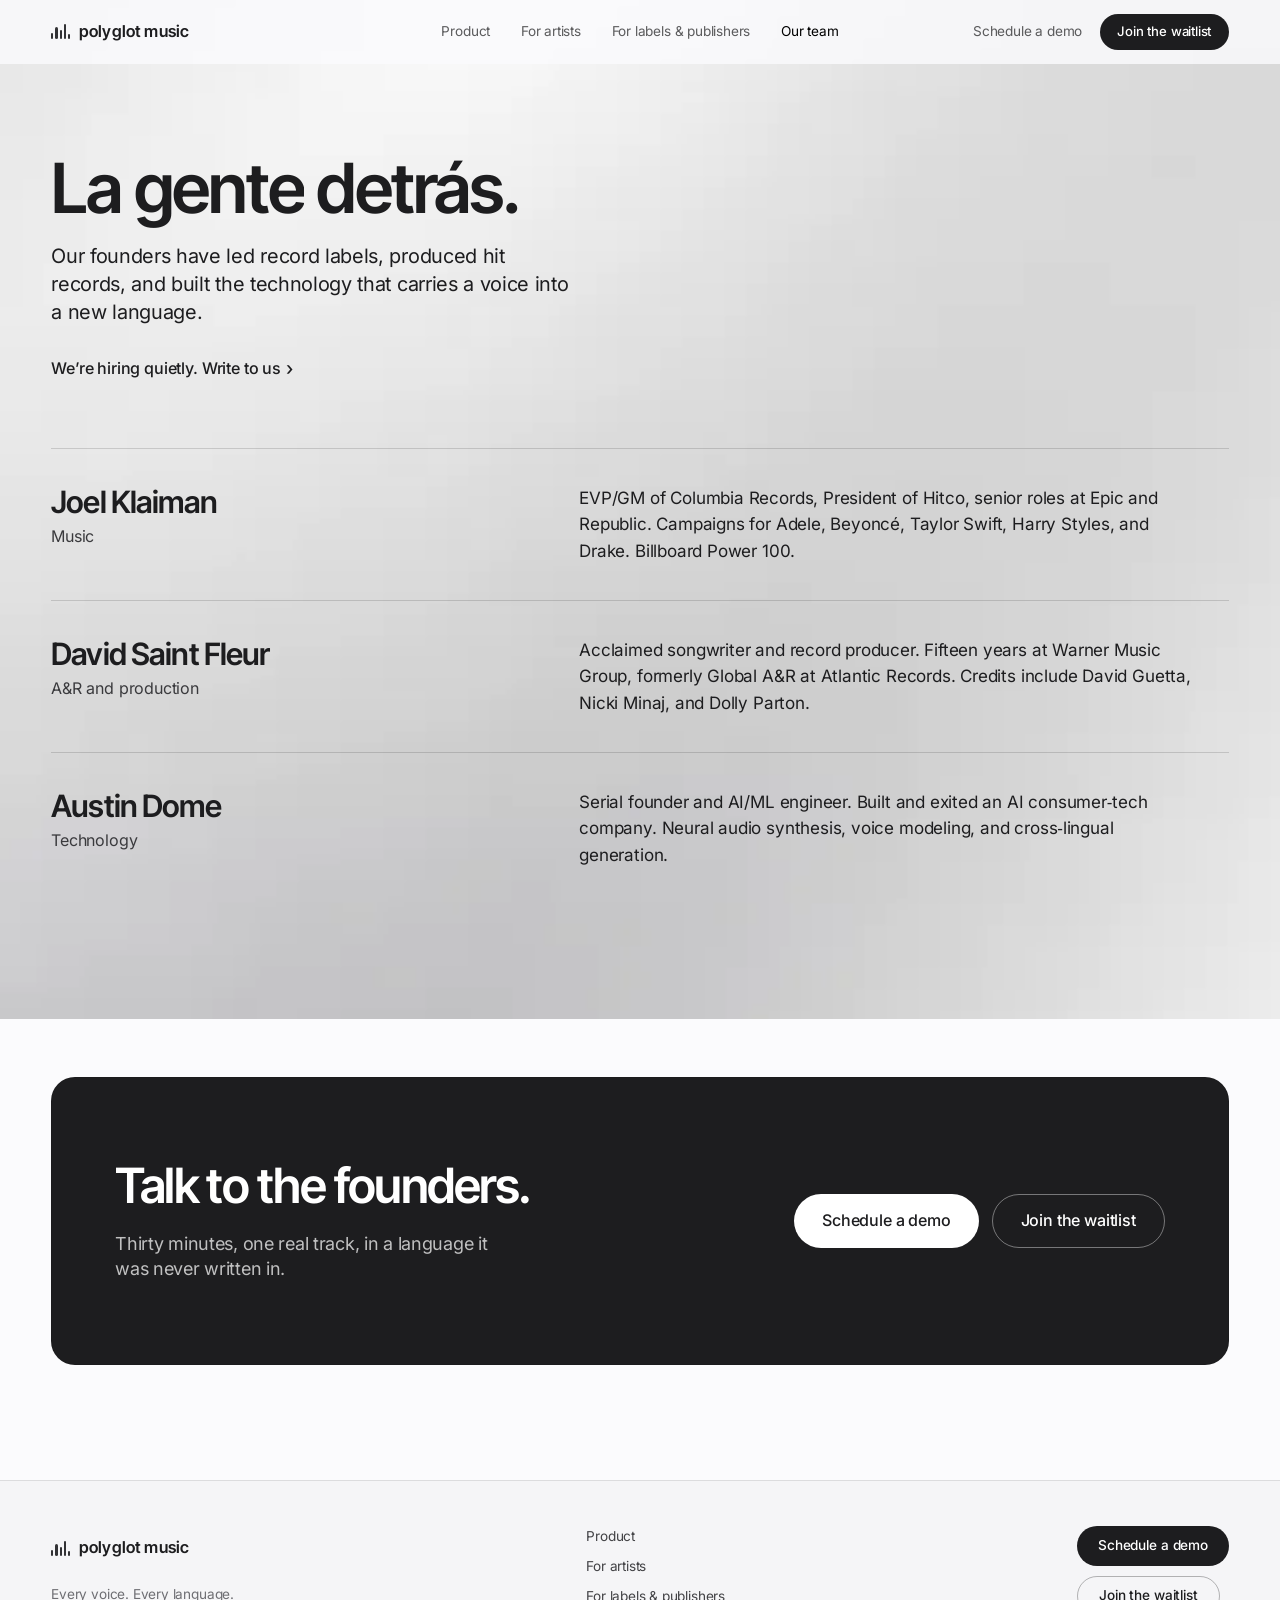
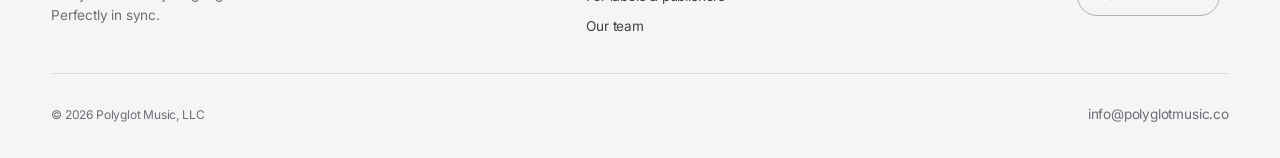
<file: team.html>
<!DOCTYPE html><html lang="en"><head><meta charset="UTF-8"><meta name="viewport" content="width=device-width, initial-scale=1.0, viewport-fit=cover"><link rel="preload" href="/assets/inter-tight-latin-wght-normal.DX-nOvPD.woff2" as="font" type="font/woff2" crossorigin><link rel="preload" href="/assets/inter-latin-wght-normal.Dx4kXJAl.woff2" as="font" type="font/woff2" crossorigin><title>Our Team | The Founders of Polyglot Music</title><meta name="description" content="Meet the founders of Polyglot Music: record industry leaders and the engineer behind the technology, building new-language versions of songs in the artist's own voice."><meta name="robots" content="index, follow, max-image-preview:large"><link rel="canonical" href="https://www.polyglotmusic.co/team"><meta property="og:type" content="website"><meta property="og:site_name" content="Polyglot Music"><meta property="og:locale" content="en_US"><meta property="og:title" content="Our team | Polyglot Music"><meta property="og:description" content="The people building a borderless music industry."><meta property="og:url" content="https://www.polyglotmusic.co/team"><meta property="og:image" content="https://www.polyglotmusic.co/og-image.png"><meta property="og:image:width" content="1200"><meta property="og:image:height" content="630"><meta property="og:image:alt" content="Polyglot Music. Every voice. Every language. Perfectly in sync."><meta name="twitter:card" content="summary_large_image"><meta name="twitter:title" content="Our team | Polyglot Music"><meta name="twitter:description" content="The people building a borderless music industry."><meta name="twitter:image" content="https://www.polyglotmusic.co/og-image.png"><script type="application/ld+json">{"@context":"https://schema.org","@graph":[{"@type":"Organization","@id":"https://www.polyglotmusic.co/#org","name":"Polyglot Music","legalName":"Polyglot Music, LLC","alternateName":["Polyglot","polyglotmusic"],"url":"https://www.polyglotmusic.co/","logo":{"@type":"ImageObject","url":"https://www.polyglotmusic.co/icon-512.png","width":512,"height":512},"image":"https://www.polyglotmusic.co/og-image.png","email":"info@polyglotmusic.co","slogan":"Every voice. Every language. Perfectly in sync.","description":"Polyglot Music is the global standard for making music borderless and accessible to all. It releases songs in 20+ languages in the original artist’s own voice, for artists, record labels and music publishers, with rights holders approving every version.","knowsAbout":["Music dubbing","Song dubbing","Cross-lingual music","AI music","AI vocal generation","Multilingual music","Music localization","Music catalog growth","Music publishing","Record labels","Global music markets"],"founder":[{"@id":"https://www.polyglotmusic.co/team#joel-klaiman"},{"@id":"https://www.polyglotmusic.co/team#david-saint-fleur"},{"@id":"https://www.polyglotmusic.co/team#austin-dome"}],"areaServed":"Worldwide","contactPoint":{"@type":"ContactPoint","contactType":"sales","email":"info@polyglotmusic.co","url":"https://www.polyglotmusic.co/demo","availableLanguage":["English"]}},{"@type":"WebSite","@id":"https://www.polyglotmusic.co/#website","url":"https://www.polyglotmusic.co/","name":"Polyglot Music","alternateName":"Polyglot","publisher":{"@id":"https://www.polyglotmusic.co/#org"},"inLanguage":"en"},{"@type":"AboutPage","@id":"https://www.polyglotmusic.co/team#webpage","url":"https://www.polyglotmusic.co/team","name":"Our Team | The Founders of Polyglot Music","description":"Meet the founders of Polyglot Music: record industry leaders and the engineer behind the technology, building new-language versions of songs in the artist's own voice.","isPartOf":{"@id":"https://www.polyglotmusic.co/#website"},"about":{"@id":"https://www.polyglotmusic.co/#org"},"inLanguage":"en","primaryImageOfPage":"https://www.polyglotmusic.co/og-image.png","breadcrumb":{"@type":"BreadcrumbList","itemListElement":[{"@type":"ListItem","position":1,"name":"Home","item":"https://www.polyglotmusic.co/"},{"@type":"ListItem","position":2,"name":"Our team","item":"https://www.polyglotmusic.co/team"}]}},{"@type":"Person","@id":"https://www.polyglotmusic.co/team#joel-klaiman","name":"Joel Klaiman","jobTitle":"Co-founder, Music","description":"Former EVP/GM of Columbia Records and President of Hitco, with senior roles at Epic and Republic. Billboard Power 100.","worksFor":{"@id":"https://www.polyglotmusic.co/#org"}},{"@type":"Person","@id":"https://www.polyglotmusic.co/team#david-saint-fleur","name":"David Saint Fleur","jobTitle":"Co-founder, A&R and Production","description":"Songwriter and record producer. Fifteen years at Warner Music Group, formerly Global A&R at Atlantic Records.","worksFor":{"@id":"https://www.polyglotmusic.co/#org"}},{"@type":"Person","@id":"https://www.polyglotmusic.co/team#austin-dome","name":"Austin Dome","jobTitle":"Co-founder and CEO, Technology","description":"Serial founder and AI/ML engineer.","worksFor":{"@id":"https://www.polyglotmusic.co/#org"}}]}</script><meta name="theme-color" content="#fbfbfd"><meta name="apple-mobile-web-app-title" content="Polyglot"><meta name="format-detection" content="telephone=no"><link rel="apple-touch-icon" sizes="180x180" href="/apple-touch-icon.png?v=2"><link rel="icon" href="/favicon.ico?v=2" sizes="48x48"><link rel="icon" type="image/png" sizes="48x48" href="/favicon-48x48.png?v=2"><link rel="icon" type="image/png" sizes="32x32" href="/favicon-32x32.png?v=2"><link rel="icon" type="image/png" sizes="16x16" href="/favicon-16x16.png?v=2"><link rel="icon" type="image/svg+xml" href="/favicon.svg?v=2"><link rel="manifest" href="/site.webmanifest?v=2"><script>document.documentElement.classList.add('js');</script><style>/*! tailwindcss v4.3.3 | MIT License | https://tailwindcss.com */
@layer properties{@supports (((-webkit-hyphens:none)) and (not (margin-trim:inline))) or ((-moz-orient:inline) and (not (color:rgb(from red r g b)))){*,:before,:after,::backdrop{--tw-rotate-x:initial;--tw-rotate-y:initial;--tw-rotate-z:initial;--tw-skew-x:initial;--tw-skew-y:initial;--tw-shadow:0 0 #0000;--tw-shadow-color:initial;--tw-shadow-alpha:100%;--tw-inset-shadow:0 0 #0000;--tw-inset-shadow-color:initial;--tw-inset-shadow-alpha:100%;--tw-ring-color:initial;--tw-ring-shadow:0 0 #0000;--tw-inset-ring-color:initial;--tw-inset-ring-shadow:0 0 #0000;--tw-ring-inset:initial;--tw-ring-offset-width:0px;--tw-ring-offset-color:#fff;--tw-ring-offset-shadow:0 0 #0000;--tw-ease:initial}}}@layer theme{:root,:host{--font-sans:"Inter Variable", -apple-system, BlinkMacSystemFont, "Segoe UI", sans-serif;--font-mono:ui-monospace, SFMono-Regular, Menlo, Monaco, Consolas, "Liberation Mono", "Courier New", monospace;--ease-out:cubic-bezier(.16, 1, .3, 1);--ease-in-out:cubic-bezier(.4, 0, .2, 1);--default-transition-duration:.15s;--default-transition-timing-function:cubic-bezier(.4, 0, .2, 1);--default-font-family:var(--font-sans);--default-mono-font-family:var(--font-mono);--color-bg:#fbfbfd;--color-tile:#f5f5f7;--color-ink:#1d1d1f;--color-body:#3a3a3d;--color-muted:#6e6e73;--color-line:#0000001a;--font-display:"Inter Tight Variable", "Inter Variable", -apple-system, BlinkMacSystemFont, sans-serif;--ease-soft:cubic-bezier(.22, 1, .36, 1)}}@layer base{*,:after,:before,::backdrop{box-sizing:border-box;border:0 solid;margin:0;padding:0}::file-selector-button{box-sizing:border-box;border:0 solid;margin:0;padding:0}html,:host{-webkit-text-size-adjust:100%;tab-size:4;line-height:1.5;font-family:var(--default-font-family,-apple-system, BlinkMacSystemFont, "Segoe UI", Roboto, "Helvetica Neue", "Noto Sans", Arial, sans-serif, "Apple Color Emoji", "Segoe UI Emoji", "Segoe UI Symbol", "Noto Color Emoji");font-feature-settings:var(--default-font-feature-settings,normal);font-variation-settings:var(--default-font-variation-settings,normal);-webkit-tap-highlight-color:transparent}hr{height:0;color:inherit;border-top-width:1px}abbr:where([title]){text-decoration:underline dotted}h1,h2,h3,h4,h5,h6{font-size:inherit;font-weight:inherit}a{color:inherit;-webkit-text-decoration:inherit;-webkit-text-decoration:inherit;-webkit-text-decoration:inherit;text-decoration:inherit}b,strong{font-weight:bolder}code,kbd,samp,pre{font-family:var(--default-mono-font-family,ui-monospace, SFMono-Regular, Menlo, Monaco, Consolas, "Liberation Mono", "Courier New", monospace);font-feature-settings:var(--default-mono-font-feature-settings,normal);font-variation-settings:var(--default-mono-font-variation-settings,normal);font-size:1em}small{font-size:80%}sub,sup{vertical-align:baseline;font-size:75%;line-height:0;position:relative}sub{bottom:-.25em}sup{top:-.5em}table{text-indent:0;border-color:inherit;border-collapse:collapse}:-moz-focusring:where(:not(iframe)){outline:auto}progress{vertical-align:baseline}summary{display:list-item}ol,ul,menu{list-style:none}img,svg,video,canvas,audio,iframe,embed,object{vertical-align:middle;display:block}img,video{max-width:100%;height:auto}button,input,select,optgroup,textarea{font:inherit;font-feature-settings:inherit;font-variation-settings:inherit;letter-spacing:inherit;color:inherit;opacity:1;background-color:#0000;border-radius:0}::file-selector-button{font:inherit;font-feature-settings:inherit;font-variation-settings:inherit;letter-spacing:inherit;color:inherit;opacity:1;background-color:#0000;border-radius:0}:where(select:is([multiple],[size])) optgroup{font-weight:bolder}:where(select:is([multiple],[size])) optgroup option{padding-inline-start:20px}::file-selector-button{margin-inline-end:4px}::placeholder{opacity:1}@supports (not ((-webkit-appearance:-apple-pay-button))) or (contain-intrinsic-size:1px){::placeholder{color:currentColor}@supports (color:color-mix(in lab, red, red)){::placeholder{color:color-mix(in oklab, currentcolor 50%, transparent)}}}textarea{resize:vertical}::-webkit-search-decoration{-webkit-appearance:none}::-webkit-date-and-time-value{min-height:1lh;text-align:inherit}::-webkit-datetime-edit{display:inline-flex}::-webkit-datetime-edit-fields-wrapper{padding:0}::-webkit-datetime-edit{padding-block:0}::-webkit-datetime-edit-year-field{padding-block:0}::-webkit-datetime-edit-month-field{padding-block:0}::-webkit-datetime-edit-day-field{padding-block:0}::-webkit-datetime-edit-hour-field{padding-block:0}::-webkit-datetime-edit-minute-field{padding-block:0}::-webkit-datetime-edit-second-field{padding-block:0}::-webkit-datetime-edit-millisecond-field{padding-block:0}::-webkit-datetime-edit-meridiem-field{padding-block:0}::-webkit-calendar-picker-indicator{line-height:1}:-moz-ui-invalid{box-shadow:none}button,input:where([type=button],[type=reset],[type=submit]){appearance:button}::file-selector-button{appearance:button}::-webkit-inner-spin-button{height:auto}::-webkit-outer-spin-button{height:auto}[hidden]:where(:not([hidden=until-found])){display:none!important}*{box-sizing:border-box;margin:0;padding:0}html{-webkit-text-size-adjust:100%;-moz-text-size-adjust:100%;text-size-adjust:100%;scroll-behavior:smooth;scroll-padding-top:var(--nav)}body{font-family:var(--font-sans);letter-spacing:-.011em;color:var(--color-ink);background:var(--color-bg);-webkit-font-smoothing:antialiased;-moz-osx-font-smoothing:grayscale;flex-direction:column;min-height:100svh;font-size:1.0625rem;line-height:1.55;display:flex;overflow-x:hidden}a{color:inherit;text-decoration:none}a,button,input,select,textarea{-webkit-tap-highlight-color:transparent;touch-action:manipulation}button{font:inherit;color:inherit;cursor:pointer;background:0 0;border:0}img,picture{max-width:100%;display:block}ul,ol{list-style:none}strong{font-weight:600}::selection{background:#1d1d1f24}:focus-visible{outline:2px solid var(--color-ink);outline-offset:3px;border-radius:4px}main{flex:1 0 auto;width:100%}@media (width<=40rem){:root{--nav:60px;--r-tile:18px}body{font-size:1rem}}@media (width>=110rem){:root{--wrap:1400px;--nav:72px;--r-tile:28px}body{font-size:1.125rem}}@media (width>=140rem){:root{--wrap:1640px;--nav:80px}body{font-size:1.1875rem}}}@layer components{.wrap{width:min(var(--wrap), 100% - 2 * var(--gutter));margin-inline:auto}.section{padding-block:var(--s-section)}.section.tinted{background:var(--color-tile)}main>.section:first-child{padding-top:clamp(2.5rem,6vw,4.5rem)}body.formpage{background:var(--color-tile)}.display{font-family:var(--font-display);letter-spacing:-.032em;color:var(--color-ink);text-wrap:balance;font-weight:600;line-height:1.02}.display .dim{color:var(--color-muted)}.h2{max-width:16ch;font-size:clamp(2.4rem,5vw,4.2rem)}.h1{max-width:15ch;font-size:clamp(2.6rem,5.4vw,4.6rem)}@media (width<=22.5rem){.h1,.h2{font-size:2.1rem}}@media (width>=110rem){.h2{font-size:4.8rem}.h1{font-size:5.2rem}.lede{max-width:42ch;font-size:1.6rem}.btn,.btn-ghost{min-height:54px;padding:.95rem 2rem;font-size:1.1rem}.link{font-size:1.1rem}}@media (width>=140rem){.h2{font-size:5.6rem}.h1{font-size:6rem}.lede{font-size:1.85rem}}.lede{letter-spacing:-.016em;color:var(--color-body);text-wrap:pretty;max-width:40ch;font-size:clamp(1.15rem,1.55vw,1.45rem);line-height:1.4}.prose{color:var(--color-body);max-width:60ch;font-size:1.0625rem;line-height:1.55}.btn,.btn-ghost{letter-spacing:-.01em;white-space:nowrap;border-radius:980px;justify-content:center;align-items:center;gap:.5rem;min-height:48px;padding:.85rem 1.75rem;font-size:1rem;font-weight:500;transition:background .2s,border-color .2s,transform .2s;display:inline-flex}.btn{color:#fff;background:var(--color-ink)}.btn:hover{background:#000}.btn-ghost{color:var(--color-ink);border:1px solid #00000047}.btn-ghost:hover{background:#0000000a;border-color:#0009}.btn:hover,.btn-ghost:hover{transform:translateY(-1px)}.btn:active,.btn-ghost:active{transform:scale(.98)}.link{letter-spacing:-.01em;min-height:44px;color:var(--color-ink);align-items:center;gap:.3rem;font-size:1rem;font-weight:500;transition:opacity .2s;display:inline-flex}.link .chev{font-size:1.15em;line-height:1;transition:transform .2s}.link:hover{opacity:.7}.link:hover .chev{transform:translate(2px)}.vh{clip:rect(0 0 0 0);clip-path:inset(50%);white-space:nowrap;width:1px;height:1px;position:absolute;overflow:hidden}.skip{z-index:100;background:var(--color-ink);color:#fff;border-radius:0 0 12px;padding:.7rem 1.2rem;font-weight:500;position:absolute;top:0;left:-9999px}.skip:focus{left:0}.tile{border-radius:var(--r-tile);background:var(--color-tile);isolation:isolate;position:relative;overflow:hidden}.tile>.photo{position:absolute;inset:0}.sheen{z-index:1;pointer-events:none;opacity:0;mix-blend-mode:overlay;background:linear-gradient(104deg,#0000 38%,#ffffff80 48%,#ffffffb8 51%,#ffffff80 54%,#0000 64%);position:absolute;inset:0;transform:translate(-55%)}.js .in .sheen{animation:5s cubic-bezier(.42,0,.3,1) .35s infinite both glint}@keyframes glint{0%{opacity:0;transform:translate(-55%)}8%{opacity:1}38%{opacity:1}46%{opacity:0;transform:translate(120%)}to{opacity:0;transform:translate(120%)}}.w{vertical-align:bottom;margin-bottom:-.12em;padding-bottom:.12em;display:inline-block;overflow:hidden}.w i{font-style:normal;display:inline-block}.js .w i{transform:translateY(115%)}.js .in .w i{transition:transform 1.1s var(--ease-out) var(--d,0s);transform:none}.js .w i.pre{transition:none!important;transform:translateY(115%)!important}.js .w i.out{transform:translateY(-115%)!important}.js .plate img{opacity:0;will-change:opacity, transform;transform:scale(1.05)}.js .in .plate img{opacity:1;transition:opacity 1.1s var(--ease-soft), transform 2.4s var(--ease-soft);transform:scale(1)}.js .rise{opacity:0;filter:blur(6px);will-change:opacity, transform, filter;transform:translateY(18px)}.js .in .rise{opacity:1;filter:blur();transition:opacity .95s var(--ease-out) var(--d,0s), transform 1.15s var(--ease-out) var(--d,0s), filter .95s var(--ease-out) var(--d,0s);transform:none}.js .rv{opacity:0;transition:opacity .9s var(--ease-out) calc(var(--i,0) * 90ms), transform 1s var(--ease-out) calc(var(--i,0) * 90ms);transform:translateY(22px)}.js .rv.on,.js.settled .rv{opacity:1;transform:none}@media (prefers-reduced-motion:reduce){html{scroll-behavior:auto}.sheen{display:none}.js .plate img,.js .rise,.js .w i,.js .rv{opacity:1;filter:none;transition:none;transform:none}}}@layer utilities{.visible{visibility:visible}.static{position:static}.block{display:block}.contents{display:contents}.flex{display:flex}.grid{display:grid}.hidden{display:none}.table{display:table}.grow{flex-grow:1}.transform{transform:var(--tw-rotate-x,) var(--tw-rotate-y,) var(--tw-rotate-z,) var(--tw-skew-x,) var(--tw-skew-y,)}.resize{resize:both}.shadow{--tw-shadow:0 1px 3px 0 var(--tw-shadow-color,#0000001a), 0 1px 2px -1px var(--tw-shadow-color,#0000001a);box-shadow:var(--tw-inset-shadow), var(--tw-inset-ring-shadow), var(--tw-ring-offset-shadow), var(--tw-ring-shadow), var(--tw-shadow)}.transition{transition-property:color,background-color,border-color,outline-color,text-decoration-color,fill,stroke,--tw-gradient-from,--tw-gradient-via,--tw-gradient-to,opacity,box-shadow,transform,translate,scale,rotate,filter,-webkit-backdrop-filter,backdrop-filter,display,content-visibility,overlay,pointer-events;transition-timing-function:var(--tw-ease,var(--default-transition-timing-function));transition-duration:var(--tw-duration,var(--default-transition-duration))}.ease-in-out{--tw-ease:var(--ease-in-out);transition-timing-function:var(--ease-in-out)}}@font-face{font-family:Inter Variable;font-style:normal;font-display:swap;font-weight:100 900;src:url(/assets/inter-cyrillic-ext-wght-normal.BOeWTOD4.woff2)format("woff2-variations");unicode-range:U+460-52F,U+1C80-1C8A,U+20B4,U+2DE0-2DFF,U+A640-A69F,U+FE2E-FE2F}@font-face{font-family:Inter Variable;font-style:normal;font-display:swap;font-weight:100 900;src:url(/assets/inter-cyrillic-wght-normal.DqGufNeO.woff2)format("woff2-variations");unicode-range:U+301,U+400-45F,U+490-491,U+4B0-4B1,U+2116}@font-face{font-family:Inter Variable;font-style:normal;font-display:swap;font-weight:100 900;src:url(/assets/inter-greek-ext-wght-normal.DlzME5K_.woff2)format("woff2-variations");unicode-range:U+1F??}@font-face{font-family:Inter Variable;font-style:normal;font-display:swap;font-weight:100 900;src:url(/assets/inter-greek-wght-normal.CkhJZR-_.woff2)format("woff2-variations");unicode-range:U+370-377,U+37A-37F,U+384-38A,U+38C,U+38E-3A1,U+3A3-3FF}@font-face{font-family:Inter Variable;font-style:normal;font-display:swap;font-weight:100 900;src:url(/assets/inter-vietnamese-wght-normal.CBcvBZtf.woff2)format("woff2-variations");unicode-range:U+102-103,U+110-111,U+128-129,U+168-169,U+1A0-1A1,U+1AF-1B0,U+300-301,U+303-304,U+308-309,U+323,U+329,U+1EA0-1EF9,U+20AB}@font-face{font-family:Inter Variable;font-style:normal;font-display:swap;font-weight:100 900;src:url(/assets/inter-latin-ext-wght-normal.DO1Apj_S.woff2)format("woff2-variations");unicode-range:U+100-2BA,U+2BD-2C5,U+2C7-2CC,U+2CE-2D7,U+2DD-2FF,U+304,U+308,U+329,U+1D00-1DBF,U+1E00-1E9F,U+1EF2-1EFF,U+2020,U+20A0-20AB,U+20AD-20C0,U+2113,U+2C60-2C7F,U+A720-A7FF}@font-face{font-family:Inter Variable;font-style:normal;font-display:swap;font-weight:100 900;src:url(/assets/inter-latin-wght-normal.Dx4kXJAl.woff2)format("woff2-variations");unicode-range:U+??,U+131,U+152-153,U+2BB-2BC,U+2C6,U+2DA,U+2DC,U+304,U+308,U+329,U+2000-206F,U+20AC,U+2122,U+2191,U+2193,U+2212,U+2215,U+FEFF,U+FFFD}@font-face{font-family:Inter Tight Variable;font-style:normal;font-display:swap;font-weight:100 900;src:url(/assets/inter-tight-cyrillic-ext-wght-normal.okcGN4Nq.woff2)format("woff2-variations");unicode-range:U+460-52F,U+1C80-1C8A,U+20B4,U+2DE0-2DFF,U+A640-A69F,U+FE2E-FE2F}@font-face{font-family:Inter Tight Variable;font-style:normal;font-display:swap;font-weight:100 900;src:url(/assets/inter-tight-cyrillic-wght-normal.BS41q_Tv.woff2)format("woff2-variations");unicode-range:U+301,U+400-45F,U+490-491,U+4B0-4B1,U+2116}@font-face{font-family:Inter Tight Variable;font-style:normal;font-display:swap;font-weight:100 900;src:url(/assets/inter-tight-greek-ext-wght-normal.DQgQPNk4.woff2)format("woff2-variations");unicode-range:U+1F??}@font-face{font-family:Inter Tight Variable;font-style:normal;font-display:swap;font-weight:100 900;src:url(/assets/inter-tight-greek-wght-normal.sS1B39LI.woff2)format("woff2-variations");unicode-range:U+370-377,U+37A-37F,U+384-38A,U+38C,U+38E-3A1,U+3A3-3FF}@font-face{font-family:Inter Tight Variable;font-style:normal;font-display:swap;font-weight:100 900;src:url(/assets/inter-tight-vietnamese-wght-normal.TKKdAiBA.woff2)format("woff2-variations");unicode-range:U+102-103,U+110-111,U+128-129,U+168-169,U+1A0-1A1,U+1AF-1B0,U+300-301,U+303-304,U+308-309,U+323,U+329,U+1EA0-1EF9,U+20AB}@font-face{font-family:Inter Tight Variable;font-style:normal;font-display:swap;font-weight:100 900;src:url(/assets/inter-tight-latin-ext-wght-normal.B4u9PlvR.woff2)format("woff2-variations");unicode-range:U+100-2BA,U+2BD-2C5,U+2C7-2CC,U+2CE-2D7,U+2DD-2FF,U+304,U+308,U+329,U+1D00-1DBF,U+1E00-1E9F,U+1EF2-1EFF,U+2020,U+20A0-20AB,U+20AD-20C0,U+2113,U+2C60-2C7F,U+A720-A7FF}@font-face{font-family:Inter Tight Variable;font-style:normal;font-display:swap;font-weight:100 900;src:url(/assets/inter-tight-latin-wght-normal.DX-nOvPD.woff2)format("woff2-variations");unicode-range:U+??,U+131,U+152-153,U+2BB-2BC,U+2C6,U+2DA,U+2DC,U+304,U+308,U+329,U+2000-206F,U+20AC,U+2122,U+2191,U+2193,U+2212,U+2215,U+FEFF,U+FFFD}:root{--nav:64px;--gutter:clamp(1.25rem, 4vw, 3.5rem);--wrap:1200px;--r-tile:24px;--r-field:12px;--s-section:clamp(4.5rem, 9vw, 8rem);--s-block:clamp(2.25rem, 4.5vw, 3.75rem);--s-group:1.25rem}@property --tw-rotate-x{syntax:"*";inherits:false}@property --tw-rotate-y{syntax:"*";inherits:false}@property --tw-rotate-z{syntax:"*";inherits:false}@property --tw-skew-x{syntax:"*";inherits:false}@property --tw-skew-y{syntax:"*";inherits:false}@property --tw-shadow{syntax:"*";inherits:false;initial-value:0 0 #0000}@property --tw-shadow-color{syntax:"*";inherits:false}@property --tw-shadow-alpha{syntax:"<percentage>";inherits:false;initial-value:100%}@property --tw-inset-shadow{syntax:"*";inherits:false;initial-value:0 0 #0000}@property --tw-inset-shadow-color{syntax:"*";inherits:false}@property --tw-inset-shadow-alpha{syntax:"<percentage>";inherits:false;initial-value:100%}@property --tw-ring-color{syntax:"*";inherits:false}@property --tw-ring-shadow{syntax:"*";inherits:false;initial-value:0 0 #0000}@property --tw-inset-ring-color{syntax:"*";inherits:false}@property --tw-inset-ring-shadow{syntax:"*";inherits:false;initial-value:0 0 #0000}@property --tw-ring-inset{syntax:"*";inherits:false}@property --tw-ring-offset-width{syntax:"<length>";inherits:false;initial-value:0}@property --tw-ring-offset-color{syntax:"*";inherits:false;initial-value:#fff}@property --tw-ring-offset-shadow{syntax:"*";inherits:false;initial-value:0 0 #0000}@property --tw-ease{syntax:"*";inherits:false}.brand[data-astro-cid-6bctqxxv]{min-height:44px;font-family:var(--font-display);letter-spacing:.01em;color:var(--color-ink);white-space:nowrap;align-items:center;gap:.55rem;font-size:1.02rem;font-weight:600;display:inline-flex}.eq[data-astro-cid-6bctqxxv]{align-items:flex-end;gap:2px;height:15px;display:inline-flex}.eq[data-astro-cid-6bctqxxv] i[data-astro-cid-6bctqxxv]{background:var(--color-ink);opacity:.9;transform-origin:bottom;border-radius:2px;width:2.2px}.eq[data-astro-cid-6bctqxxv] i[data-astro-cid-6bctqxxv]:first-child{height:6px}.eq[data-astro-cid-6bctqxxv] i[data-astro-cid-6bctqxxv]:nth-child(2){height:12px}.eq[data-astro-cid-6bctqxxv] i[data-astro-cid-6bctqxxv]:nth-child(3){height:9px}.eq[data-astro-cid-6bctqxxv] i[data-astro-cid-6bctqxxv]:nth-child(4){height:15px}.eq[data-astro-cid-6bctqxxv] i[data-astro-cid-6bctqxxv]:nth-child(5){height:5px}.beat[data-astro-cid-6bctqxxv] .eq[data-astro-cid-6bctqxxv] i[data-astro-cid-6bctqxxv]{animation:.612s ease-in-out infinite beat}.beat[data-astro-cid-6bctqxxv] .eq[data-astro-cid-6bctqxxv] i[data-astro-cid-6bctqxxv]:nth-child(2){animation-delay:80ms}.beat[data-astro-cid-6bctqxxv] .eq[data-astro-cid-6bctqxxv] i[data-astro-cid-6bctqxxv]:nth-child(3){animation-delay:.16s}.beat[data-astro-cid-6bctqxxv] .eq[data-astro-cid-6bctqxxv] i[data-astro-cid-6bctqxxv]:nth-child(4){animation-delay:.24s}.beat[data-astro-cid-6bctqxxv] .eq[data-astro-cid-6bctqxxv] i[data-astro-cid-6bctqxxv]:nth-child(5){animation-delay:.32s}@keyframes beat{0%,to{transform:scaleY(.5)}50%{transform:scaleY(1)}}@media (prefers-reduced-motion:reduce){.beat[data-astro-cid-6bctqxxv] .eq[data-astro-cid-6bctqxxv] i[data-astro-cid-6bctqxxv]{animation:none}}.topbar[data-astro-cid-wpvy4v7s]{z-index:30;min-height:var(--nav);padding:0 max(var(--gutter),env(safe-area-inset-left)) 0 max(var(--gutter),env(safe-area-inset-right));-webkit-backdrop-filter:blur(20px)saturate(1.8);background:#fbfbfdd1;border-bottom:1px solid #0000;grid-template-columns:1fr auto 1fr;align-items:center;gap:1.25rem;transition:background .3s,border-color .3s;display:grid;position:sticky;top:0}.topbar[data-astro-cid-wpvy4v7s].transparent{-webkit-backdrop-filter:none;background:0 0}.scrolled .topbar[data-astro-cid-wpvy4v7s]{border-bottom-color:var(--color-line);-webkit-backdrop-filter:blur(20px)saturate(1.8);background:#fbfbfdf0}.topbar[data-astro-cid-wpvy4v7s]>.brand{justify-self:start}.mainnav[data-astro-cid-wpvy4v7s]{justify-self:center;align-items:center;gap:clamp(1rem,2.4vw,2.2rem);display:flex}.mainnav[data-astro-cid-wpvy4v7s] a[data-astro-cid-wpvy4v7s],.navdemo[data-astro-cid-wpvy4v7s]{color:#1d1d1fb8;white-space:nowrap;align-items:center;min-height:44px;font-size:.85rem;transition:color .2s;display:inline-flex}.mainnav[data-astro-cid-wpvy4v7s] a[data-astro-cid-wpvy4v7s]:hover,.mainnav[data-astro-cid-wpvy4v7s] a[data-astro-cid-wpvy4v7s].active,.navdemo[data-astro-cid-wpvy4v7s]:hover{color:#000}.actions[data-astro-cid-wpvy4v7s]{justify-self:end;align-items:center;gap:1.1rem;display:flex}.pill[data-astro-cid-wpvy4v7s]{color:#fff;background:var(--color-ink);white-space:nowrap;border-radius:980px;align-items:center;min-height:36px;padding:0 1.1rem;font-size:.82rem;font-weight:500;transition:background .2s;display:inline-flex}.pill[data-astro-cid-wpvy4v7s]:hover{background:#000}.toggle[data-astro-cid-wpvy4v7s]{border-radius:12px;flex-direction:column;justify-content:center;align-items:center;gap:6px;width:44px;height:44px;margin-right:-11px;display:none}.toggle[data-astro-cid-wpvy4v7s] span[data-astro-cid-wpvy4v7s]{background:var(--color-ink);border-radius:2px;width:20px;height:1.8px;display:block}.menu[data-astro-cid-wpvy4v7s]{z-index:50;overscroll-behavior:contain;background:var(--color-bg);padding:calc(env(safe-area-inset-top) + 5.4rem) max(1.4rem,env(safe-area-inset-right)) max(2rem,env(safe-area-inset-bottom)) max(1.4rem,env(safe-area-inset-left));opacity:0;pointer-events:none;flex-direction:column;transition:opacity .3s;display:flex;position:fixed;inset:0;overflow-y:auto}.nav-open .menu[data-astro-cid-wpvy4v7s]{opacity:1;pointer-events:auto}.menu-top[data-astro-cid-wpvy4v7s]{min-height:var(--nav);padding:env(safe-area-inset-top) max(1.1rem,env(safe-area-inset-right)) 0 max(1.1rem,env(safe-area-inset-left));justify-content:space-between;align-items:center;display:flex;position:absolute;top:0;left:0;right:0}.close[data-astro-cid-wpvy4v7s]{border-radius:12px;width:44px;height:44px;margin-right:-11px;position:relative}.close[data-astro-cid-wpvy4v7s] span[data-astro-cid-wpvy4v7s]{background:var(--color-ink);border-radius:2px;width:22px;height:1.8px;margin:-1px 0 0 -11px;position:absolute;top:50%;left:50%}.close[data-astro-cid-wpvy4v7s] span[data-astro-cid-wpvy4v7s]:first-child{transform:rotate(45deg)}.close[data-astro-cid-wpvy4v7s] span[data-astro-cid-wpvy4v7s]:nth-child(2){transform:rotate(-45deg)}.menu[data-astro-cid-wpvy4v7s]>a[data-astro-cid-wpvy4v7s]:not(.cta){min-height:60px;font-family:var(--font-display);letter-spacing:-.025em;color:var(--color-ink);border-bottom:1px solid var(--color-line);opacity:0;justify-content:space-between;align-items:center;font-size:1.45rem;font-weight:600;transition:transform .35s,opacity .35s;display:flex;transform:translateY(8px)}.menu[data-astro-cid-wpvy4v7s]>a[data-astro-cid-wpvy4v7s]:not(.cta):after{content:"›";color:var(--color-muted);font-size:1.5rem;font-weight:400}.menu[data-astro-cid-wpvy4v7s]>a[data-astro-cid-wpvy4v7s].active{color:var(--color-muted)}.nav-open .menu[data-astro-cid-wpvy4v7s]>a[data-astro-cid-wpvy4v7s]{opacity:1;transform:none}.menu[data-astro-cid-wpvy4v7s]>a[data-astro-cid-wpvy4v7s]:first-of-type{transition-delay:30ms}.menu[data-astro-cid-wpvy4v7s]>a[data-astro-cid-wpvy4v7s]:nth-of-type(2){transition-delay:60ms}.menu[data-astro-cid-wpvy4v7s]>a[data-astro-cid-wpvy4v7s]:nth-of-type(3){transition-delay:90ms}.menu[data-astro-cid-wpvy4v7s]>a[data-astro-cid-wpvy4v7s]:nth-of-type(4){transition-delay:.12s}.cta[data-astro-cid-wpvy4v7s]{border-radius:980px;justify-content:center;align-items:center;width:100%;min-height:52px;font-size:1.05rem;font-weight:500;display:flex}.cta[data-astro-cid-wpvy4v7s].primary{color:#fff;background:var(--color-ink);margin-top:2rem}.cta[data-astro-cid-wpvy4v7s].ghost{border:1px solid #0000004d;margin-top:.7rem}@media (width<=63.99rem){.mainnav[data-astro-cid-wpvy4v7s],.navdemo[data-astro-cid-wpvy4v7s]{display:none}.toggle[data-astro-cid-wpvy4v7s]{display:flex}.topbar[data-astro-cid-wpvy4v7s]{padding-left:max(1.1rem,env(safe-area-inset-left));padding-right:max(1.1rem,env(safe-area-inset-right));grid-template-columns:minmax(0,1fr) auto}.actions[data-astro-cid-wpvy4v7s]{grid-column:2;gap:.75rem}}@media (width<=40rem){.pill[data-astro-cid-wpvy4v7s]{display:none}}@media (width>=110rem){.mainnav[data-astro-cid-wpvy4v7s] a[data-astro-cid-wpvy4v7s],.navdemo[data-astro-cid-wpvy4v7s]{font-size:1rem}.pill[data-astro-cid-wpvy4v7s]{min-height:42px;padding:0 1.35rem;font-size:.95rem}}@media (hover:none){.mainnav[data-astro-cid-wpvy4v7s] a[data-astro-cid-wpvy4v7s]:hover,.navdemo[data-astro-cid-wpvy4v7s]:hover{color:#1d1d1fb8}}.footer[data-astro-cid-jo6i4kqk]{z-index:2;background:var(--color-tile);border-top:1px solid var(--color-line);padding:clamp(2.4rem,5vh,3.2rem) 0 max(1.3rem,env(safe-area-inset-bottom));margin-top:auto;position:relative}.top[data-astro-cid-jo6i4kqk]{flex-wrap:wrap;justify-content:space-between;align-items:flex-start;gap:2.2rem clamp(2rem,6vw,5rem);display:flex}.tag[data-astro-cid-jo6i4kqk]{color:var(--color-muted);margin-top:.9rem;font-size:.85rem;line-height:1.55}.fnav[data-astro-cid-jo6i4kqk]{flex-direction:column;gap:.55rem;display:flex}.fnav[data-astro-cid-jo6i4kqk] a[data-astro-cid-jo6i4kqk]{color:#424245;align-items:center;font-size:.85rem;transition:color .2s;display:inline-flex}.fnav[data-astro-cid-jo6i4kqk] a[data-astro-cid-jo6i4kqk]:hover{color:#000}.fcta[data-astro-cid-jo6i4kqk]{flex-direction:column;align-items:flex-start;gap:.6rem;display:flex}.small[data-astro-cid-jo6i4kqk]{min-height:40px;padding:.55rem 1.3rem;font-size:.85rem}.bottom[data-astro-cid-jo6i4kqk]{border-top:1px solid var(--color-line);flex-wrap:wrap;justify-content:space-between;align-items:center;gap:.8rem 2rem;margin-top:clamp(1.8rem,4vh,2.6rem);padding-top:1.2rem;display:flex}.cp[data-astro-cid-jo6i4kqk]{color:var(--color-muted);font-size:.75rem}.mail[data-astro-cid-jo6i4kqk]{color:#6e6e73;border-radius:999px;align-items:center;min-height:44px;margin-right:-.9rem;padding:0 .9rem;scroll-margin-bottom:2rem;font-size:.85rem;transition:color .2s;display:inline-flex;position:relative}.mail[data-astro-cid-jo6i4kqk]:hover{color:#000}.addr[data-astro-cid-jo6i4kqk]{position:relative}.addr[data-astro-cid-jo6i4kqk]:after{content:"";transform-origin:0;background:currentColor;height:1.5px;position:absolute;bottom:-2px;left:0;right:0;transform:scaleX(0)}.copied[data-astro-cid-jo6i4kqk]{background:var(--color-ink);color:#fff;white-space:nowrap;opacity:0;pointer-events:none;border-radius:8px;padding:.3rem .65rem;font-size:.75rem;transition:opacity .2s,transform .2s;position:absolute;bottom:calc(100% - .2rem);right:.9rem;transform:translateY(4px)}.copied[data-astro-cid-jo6i4kqk].show{opacity:1;transform:none}.mail[data-astro-cid-jo6i4kqk].ping{color:var(--color-ink);transform-origin:100%;animation:mailglow 2.4s var(--ease-out) both}.mail[data-astro-cid-jo6i4kqk].ping .addr[data-astro-cid-jo6i4kqk]{background:linear-gradient(100deg,#1d1d1f 0% 38%,#c9c9ce 50%,#1d1d1f 62% 100%) 0 0/250% 100%;color:#0000;-webkit-background-clip:text;background-clip:text;font-weight:600;animation:1.4s ease-in-out .2s 2 mailsheen}.mail[data-astro-cid-jo6i4kqk].ping .addr[data-astro-cid-jo6i4kqk]:after{transition:transform .7s .35s var(--ease-out);transform:scaleX(1)}@keyframes mailglow{0%{background:#1d1d1f00;transform:scale(1);box-shadow:0 0 #1d1d1f00}18%{background:#fff;transform:scale(1.08);box-shadow:0 0 0 1px #0000001a,0 10px 30px #0000001f}70%{background:#fff;transform:scale(1.04);box-shadow:0 0 0 1px #0000001a,0 10px 30px #0000001f}to{background:#fff;transform:scale(1);box-shadow:0 0 0 1px #00000014}}@keyframes mailsheen{0%{background-position:100% 0}to{background-position:0 0}}@media (prefers-reduced-motion:reduce){.mail[data-astro-cid-jo6i4kqk].ping,.mail[data-astro-cid-jo6i4kqk].ping .addr[data-astro-cid-jo6i4kqk]{animation:none}.mail[data-astro-cid-jo6i4kqk].ping{background:#fff;box-shadow:0 0 0 1px #0000001a}.mail[data-astro-cid-jo6i4kqk].ping .addr[data-astro-cid-jo6i4kqk]{color:var(--color-ink);background:0 0}}@media (width<=47.99rem){.top[data-astro-cid-jo6i4kqk]{flex-direction:column;align-items:stretch;gap:1.6rem}.fnav[data-astro-cid-jo6i4kqk]{grid-template-columns:repeat(2,minmax(0,1fr));gap:0 1.2rem;display:grid}.fnav[data-astro-cid-jo6i4kqk] a[data-astro-cid-jo6i4kqk]{border-top:1px solid var(--color-line);min-height:48px;font-size:.95rem}.fcta[data-astro-cid-jo6i4kqk]{grid-template-columns:repeat(2,minmax(0,1fr));gap:.6rem;display:grid}.fcta[data-astro-cid-jo6i4kqk] .small[data-astro-cid-jo6i4kqk]{width:100%;min-height:48px;padding:.7rem 1rem;font-size:.92rem}.bottom[data-astro-cid-jo6i4kqk]{margin-top:1.6rem}}@media (width<=22.5rem){.fnav[data-astro-cid-jo6i4kqk],.fcta[data-astro-cid-jo6i4kqk]{grid-template-columns:1fr}}
.display[data-astro-cid-wlthrclk]{align-content:end;display:grid}.hl[data-astro-cid-wlthrclk]{display:block}
.photo[data-astro-cid-xjdomtpr]{width:100%;height:100%;display:block}.photo[data-astro-cid-xjdomtpr] img[data-astro-cid-xjdomtpr]{object-fit:cover;object-position:var(--pos,50% 50%);width:100%;height:100%}.statement[data-astro-cid-zx4qcpyt]{gap:var(--s-group);display:grid}.statement[data-astro-cid-zx4qcpyt] .display{align-content:end;margin:0;display:grid}.center[data-astro-cid-zx4qcpyt]{text-align:center;justify-items:center}.center[data-astro-cid-zx4qcpyt] .lede[data-astro-cid-zx4qcpyt]{margin-inline:auto}.cta[data-astro-cid-hwvj6ntz]{padding-top:0}.cta[data-astro-cid-hwvj6ntz].ink{padding-top:var(--s-block)}.band[data-astro-cid-hwvj6ntz]{outline-offset:-1px;outline:1px solid #0000000f;align-items:center;min-height:clamp(280px,34vh,400px);display:grid}.inner[data-astro-cid-hwvj6ntz]{z-index:2;grid-template-columns:minmax(0,7fr) minmax(0,5fr);align-items:center;gap:2rem clamp(2rem,5vw,5rem);padding:clamp(2.25rem,5vw,4.25rem);display:grid;position:relative}.text[data-astro-cid-hwvj6ntz]{gap:var(--s-group);display:grid}.inner[data-astro-cid-hwvj6ntz] .display[data-astro-cid-hwvj6ntz]{max-width:14ch;font-size:clamp(2rem,3.8vw,4.2rem)}.inner[data-astro-cid-hwvj6ntz] .lede[data-astro-cid-hwvj6ntz]{max-width:34ch;font-size:clamp(1.05rem,1.4vw,1.6rem)}.ctas[data-astro-cid-hwvj6ntz]{flex-wrap:wrap;justify-content:flex-end;gap:.8rem;display:flex}.ink[data-astro-cid-hwvj6ntz] .band[data-astro-cid-hwvj6ntz]{background:var(--color-ink);min-height:clamp(260px,32vh,380px)}.ink[data-astro-cid-hwvj6ntz] .display[data-astro-cid-hwvj6ntz]{color:#fff}.ink[data-astro-cid-hwvj6ntz] .lede[data-astro-cid-hwvj6ntz]{color:#ffffffb8}.ink[data-astro-cid-hwvj6ntz] .btn[data-astro-cid-hwvj6ntz]{color:var(--color-ink);background:#fff}.ink[data-astro-cid-hwvj6ntz] .btn[data-astro-cid-hwvj6ntz]:hover{background:#f5f5f7}.ink[data-astro-cid-hwvj6ntz] .btn-ghost[data-astro-cid-hwvj6ntz]{color:#fff;border-color:#fff6}.ink[data-astro-cid-hwvj6ntz] .btn-ghost[data-astro-cid-hwvj6ntz]:hover{background:#ffffff14;border-color:#fff}@media (width<=63.99rem){.band[data-astro-cid-hwvj6ntz]{min-height:0}.inner[data-astro-cid-hwvj6ntz]{grid-template-columns:1fr;align-items:start}.ctas[data-astro-cid-hwvj6ntz]{justify-content:flex-start}}@media (width<=40rem){.band[data-astro-cid-hwvj6ntz]{min-height:0}.inner[data-astro-cid-hwvj6ntz]{padding:1.75rem 1.4rem}.ctas[data-astro-cid-hwvj6ntz]{flex-direction:column;align-items:stretch}}
.intro[data-astro-cid-gsygyv63]{gap:var(--s-group);display:grid}.intro[data-astro-cid-gsygyv63] .lede{color:var(--color-ink)}
.proof[data-astro-cid-kur57igv] .wrap[data-astro-cid-kur57igv]{z-index:2;gap:var(--s-block);display:grid;position:relative}.platinum[data-astro-cid-kur57igv]{margin-top:calc(var(--nav) * -1);padding-top:calc(var(--nav) + clamp(3rem,7vw,5.5rem));position:relative;overflow:hidden}.platinum[data-astro-cid-kur57igv] .plate[data-astro-cid-kur57igv]{z-index:0;position:absolute;inset:0}.platinum[data-astro-cid-kur57igv] .plate[data-astro-cid-kur57igv] .photo{position:absolute;inset:0}.platinum[data-astro-cid-kur57igv] .roster[data-astro-cid-kur57igv] li[data-astro-cid-kur57igv]{border-top-color:#00000024}.platinum[data-astro-cid-kur57igv] .roster[data-astro-cid-kur57igv] p[data-astro-cid-kur57igv]{color:var(--color-ink)}.platinum[data-astro-cid-kur57igv] .role[data-astro-cid-kur57igv]{color:var(--color-body)}.roster[data-astro-cid-kur57igv]{gap:0;display:grid}.roster[data-astro-cid-kur57igv] li[data-astro-cid-kur57igv]{border-top:1px solid var(--color-line);grid-template-columns:minmax(0,5fr) minmax(0,7fr);gap:1rem clamp(2rem,5vw,5rem);padding:clamp(1.5rem,3vw,2.25rem) 0;display:grid}.roster[data-astro-cid-kur57igv] .name[data-astro-cid-kur57igv]{font-family:var(--font-display);letter-spacing:-.028em;font-size:clamp(1.5rem,2.4vw,2rem);font-weight:600;line-height:1.1}.role[data-astro-cid-kur57igv]{color:var(--color-muted);margin-top:.35rem;font-size:1rem;display:block}.roster[data-astro-cid-kur57igv] p[data-astro-cid-kur57igv]{color:var(--color-body);align-self:center;max-width:56ch;font-size:1.0625rem;line-height:1.55}.more[data-astro-cid-kur57igv]{margin-top:calc(var(--s-group) * -1)}@media (width>=110rem){.roster[data-astro-cid-kur57igv] .name[data-astro-cid-kur57igv]{font-size:2.4rem}.roster[data-astro-cid-kur57igv] p[data-astro-cid-kur57igv]{max-width:60ch;font-size:1.25rem}.role[data-astro-cid-kur57igv]{font-size:1.1rem}}@media (width<=47.99rem){.roster[data-astro-cid-kur57igv] li[data-astro-cid-kur57igv]{grid-template-columns:1fr;gap:.6rem;padding:1.4rem 0}}
</style></head><body class><a class="skip" href="#main">Skip to content</a><header class="topbar" data-astro-cid-wpvy4v7s><a class="brand" href="/" data-astro-cid-6bctqxxv><span class="eq" aria-hidden="true" data-astro-cid-6bctqxxv><i data-astro-cid-6bctqxxv></i><i data-astro-cid-6bctqxxv></i><i data-astro-cid-6bctqxxv></i><i data-astro-cid-6bctqxxv></i><i data-astro-cid-6bctqxxv></i></span>polyglot music</a><nav class="mainnav" aria-label="Primary" data-astro-cid-wpvy4v7s><a href="/product" data-astro-cid-wpvy4v7s>Product</a><a href="/for-artists" data-astro-cid-wpvy4v7s>For artists</a><a href="/for-labels" data-astro-cid-wpvy4v7s>For labels &amp; publishers</a><a href="/team" class="active" aria-current="page" data-astro-cid-wpvy4v7s>Our team</a></nav><div class="actions" data-astro-cid-wpvy4v7s><a href="/demo" class="navdemo" data-astro-cid-wpvy4v7s>Schedule a demo</a><a href="/waitlist" class="pill" data-astro-cid-wpvy4v7s>Join the waitlist</a><button class="toggle" aria-expanded="false" aria-controls="mobilemenu" aria-label="Open menu" data-astro-cid-wpvy4v7s><span data-astro-cid-wpvy4v7s></span><span data-astro-cid-wpvy4v7s></span></button></div></header><div class="menu" id="mobilemenu" hidden data-astro-cid-wpvy4v7s><div class="menu-top" data-astro-cid-wpvy4v7s><a class="brand" href="/" data-astro-cid-6bctqxxv><span class="eq" aria-hidden="true" data-astro-cid-6bctqxxv><i data-astro-cid-6bctqxxv></i><i data-astro-cid-6bctqxxv></i><i data-astro-cid-6bctqxxv></i><i data-astro-cid-6bctqxxv></i><i data-astro-cid-6bctqxxv></i></span>polyglot music</a><button class="close" aria-label="Close menu" data-astro-cid-wpvy4v7s><span data-astro-cid-wpvy4v7s></span><span data-astro-cid-wpvy4v7s></span></button></div><a href="/product" data-astro-cid-wpvy4v7s>Product</a><a href="/for-artists" data-astro-cid-wpvy4v7s>For artists</a><a href="/for-labels" data-astro-cid-wpvy4v7s>For labels &amp; publishers</a><a href="/team" class="active" data-astro-cid-wpvy4v7s>Our team</a><a class="cta primary" href="/demo" data-astro-cid-wpvy4v7s>Schedule a demo</a><a class="cta ghost" href="/waitlist" data-astro-cid-wpvy4v7s>Join the waitlist</a></div><main id="main"><section class="section proof platinum" id="team" data-astro-cid-kur57igv><div class="plate" aria-hidden="true" data-astro-cid-kur57igv><picture class="photo" data-astro-cid-xjdomtpr><source media="(max-width: 47.99rem) and (orientation: portrait)" srcset="/assets/platinum-tall.B8tmMbiJ_Z1wdWQU.webp 480w, /assets/platinum-tall.B8tmMbiJ_MTibf.webp 752w" sizes="100vw" type="image/webp" data-astro-cid-xjdomtpr><source srcset="/assets/platinum-wide.Dl3Y3Xnx_12gGiM.webp 720w, /assets/platinum-wide.Dl3Y3Xnx_Z2bY0FR.webp 1100w, /assets/platinum-wide.Dl3Y3Xnx_Z2fPFms.webp 1672w" sizes="100vw" type="image/webp" data-astro-cid-xjdomtpr><img src="/assets/platinum-wide.Dl3Y3Xnx_Z2fPFms.webp" alt width="1672" height="941" loading="eager" fetchpriority="high" decoding="async" data-astro-cid-xjdomtpr></picture><div class="sheen" data-astro-cid-kur57igv></div></div><div class="wrap" data-astro-cid-kur57igv><div class="intro" data-astro-cid-gsygyv63><div class="statement" data-astro-cid-zx4qcpyt><h1 data-astro-cid-wlthrclk="true" class="display h1"><span class="vh" data-astro-cid-wlthrclk>The people behind it.</span><span class="hl" aria-hidden="true" data-roll="{&quot;langs&quot;:[[&quot;es&quot;,[&quot;La&quot;,&quot;gente&quot;,&quot;detrás.&quot;]],[&quot;fr&quot;,[&quot;Les&quot;,&quot;gens&quot;,&quot;derrière.&quot;]],[&quot;en&quot;,[&quot;The&quot;,&quot;people&quot;,&quot;behind it.&quot;]]],&quot;br&quot;:null,&quot;dim&quot;:-1}" data-astro-cid-wlthrclk><span class="w" data-astro-cid-wlthrclk><i style="--d:0.16s" data-astro-cid-wlthrclk>The</i></span> <span class="w" data-astro-cid-wlthrclk><i style="--d:0.24s" data-astro-cid-wlthrclk>people</i></span> <span class="w" data-astro-cid-wlthrclk><i style="--d:0.32s" data-astro-cid-wlthrclk>behind it.</i></span> </span></h1><p class="lede rv" style="--i:1" data-astro-cid-zx4qcpyt>Our founders have led record labels, produced hit records, and built the technology that carries a voice into a new language.</p></div><p class="hiring rv" style="--i:2" data-astro-cid-gsygyv63><a class="link" href="#contact" data-contact data-astro-cid-gsygyv63>We&rsquo;re hiring quietly. Write to us <span class="chev" data-astro-cid-gsygyv63>&#8250;</span></a></p></div><ul class="roster" data-astro-cid-kur57igv><li class="rv" style="--i:2" data-astro-cid-kur57igv><div class="who" data-astro-cid-kur57igv><h2 class="name" data-astro-cid-kur57igv="true">Joel Klaiman</h2><span class="role" data-astro-cid-kur57igv>Music</span></div><p data-astro-cid-kur57igv>EVP/GM of Columbia Records, President of Hitco, senior roles at Epic and Republic. Campaigns for Adele, Beyonc&eacute;, Taylor Swift, Harry Styles, and Drake. Billboard Power 100.</p></li><li class="rv" style="--i:3" data-astro-cid-kur57igv><div class="who" data-astro-cid-kur57igv><h2 class="name" data-astro-cid-kur57igv="true">David Saint Fleur</h2><span class="role" data-astro-cid-kur57igv>A&amp;R and production</span></div><p data-astro-cid-kur57igv>Acclaimed songwriter and record producer. Fifteen years at Warner Music Group, formerly Global A&amp;R at Atlantic Records. Credits include David Guetta, Nicki Minaj, and Dolly Parton.</p></li><li class="rv" style="--i:4" data-astro-cid-kur57igv><div class="who" data-astro-cid-kur57igv><h2 class="name" data-astro-cid-kur57igv="true">Austin Dome</h2><span class="role" data-astro-cid-kur57igv>Technology</span></div><p data-astro-cid-kur57igv>Serial founder and AI/ML engineer. Built and exited an AI consumer&#8209;tech company. Neural audio synthesis, voice modeling, and cross&#8209;lingual generation.</p></li></ul></div></section><section class="section cta ink" aria-labelledby="cta-h" data-astro-cid-hwvj6ntz><div class="wrap" data-astro-cid-hwvj6ntz><div class="tile band rv" style="--i:0" data-astro-cid-hwvj6ntz><div class="inner" data-astro-cid-hwvj6ntz><div class="text" data-astro-cid-hwvj6ntz><h2 class="display" id="cta-h" data-astro-cid-hwvj6ntz>Talk to the founders.</h2><p class="lede" data-astro-cid-hwvj6ntz>Thirty minutes, one real track, in a language it was never written in.</p></div><div class="ctas" data-astro-cid-hwvj6ntz><a class="btn" href="/demo" data-astro-cid-hwvj6ntz>Schedule a demo</a><a class="btn-ghost" href="/waitlist" data-astro-cid-hwvj6ntz>Join the waitlist</a></div></div></div></div></section></main><footer class="footer" data-astro-cid-jo6i4kqk><div class="wrap top" data-astro-cid-jo6i4kqk><div class="fbrand" data-astro-cid-jo6i4kqk><a class="brand" href="/" data-astro-cid-6bctqxxv><span class="eq" aria-hidden="true" data-astro-cid-6bctqxxv><i data-astro-cid-6bctqxxv></i><i data-astro-cid-6bctqxxv></i><i data-astro-cid-6bctqxxv></i><i data-astro-cid-6bctqxxv></i><i data-astro-cid-6bctqxxv></i></span>polyglot music</a><p class="tag" data-astro-cid-jo6i4kqk>Every voice. Every language.<br data-astro-cid-jo6i4kqk>Perfectly in sync.</p></div><nav class="fnav" aria-label="Footer" data-astro-cid-jo6i4kqk><a href="/product" data-astro-cid-jo6i4kqk>Product</a><a href="/for-artists" data-astro-cid-jo6i4kqk>For artists</a><a href="/for-labels" data-astro-cid-jo6i4kqk>For labels &amp; publishers</a><a href="/team" data-astro-cid-jo6i4kqk>Our team</a></nav><div class="fcta" data-astro-cid-jo6i4kqk><a class="btn small" href="/demo" data-astro-cid-jo6i4kqk>Schedule a demo</a><a class="btn-ghost small" href="/waitlist" data-astro-cid-jo6i4kqk>Join the waitlist</a></div></div><div class="wrap bottom" data-astro-cid-jo6i4kqk><span class="cp" data-astro-cid-jo6i4kqk>&copy; 2026 Polyglot Music, LLC</span><a class="mail" id="contact" href="mailto:info@polyglotmusic.co" data-mail data-astro-cid-jo6i4kqk><span class="addr" data-astro-cid-jo6i4kqk>info@polyglotmusic.co</span><span class="copied" aria-live="polite" data-astro-cid-jo6i4kqk></span></a></div></footer><script type="module" src="/assets/Base.astro_astro_type_script_index_0_lang.2OHLeTEd.js"></script></body></html>
</file>
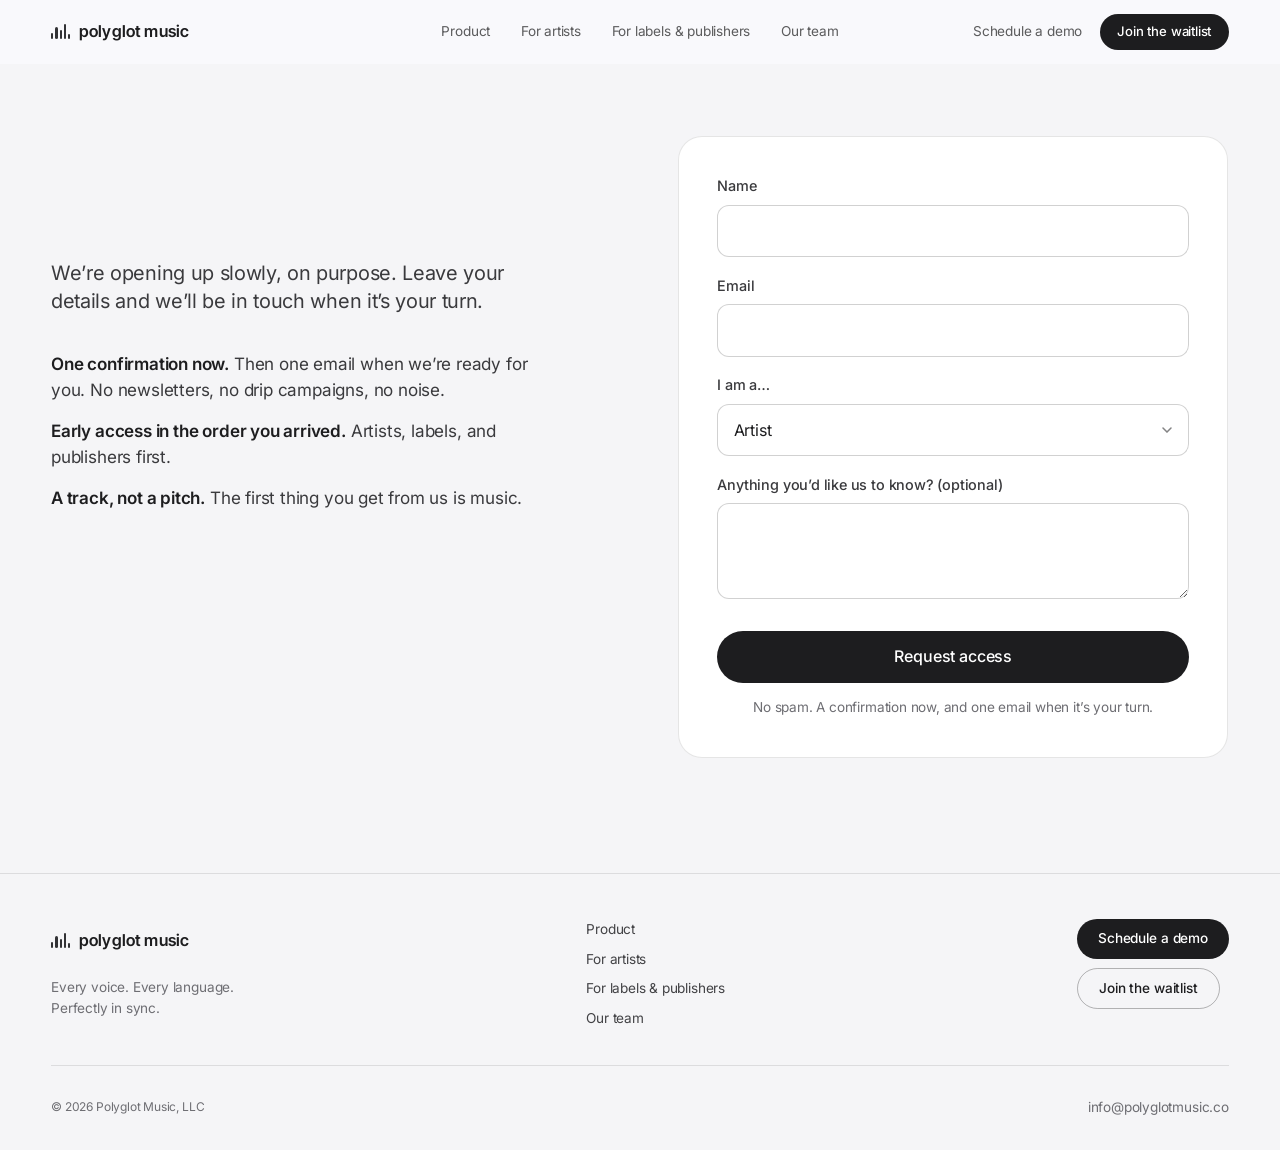
<file: waitlist.html>
<!DOCTYPE html><html lang="en"><head><meta charset="UTF-8"><meta name="viewport" content="width=device-width, initial-scale=1.0, viewport-fit=cover"><link rel="preload" href="/assets/inter-tight-latin-wght-normal.DX-nOvPD.woff2" as="font" type="font/woff2" crossorigin><link rel="preload" href="/assets/inter-latin-wght-normal.Dx4kXJAl.woff2" as="font" type="font/woff2" crossorigin><title>Join the Waitlist | Polyglot Music</title><meta name="description" content="Join the Polyglot Music waitlist. We're opening access in small groups for artists, labels, publishers and managers."><meta name="robots" content="index, follow, max-image-preview:large"><link rel="canonical" href="https://www.polyglotmusic.co/waitlist"><meta property="og:type" content="website"><meta property="og:site_name" content="Polyglot Music"><meta property="og:locale" content="en_US"><meta property="og:title" content="Join the waitlist | Polyglot Music"><meta property="og:description" content="Be first to hear it."><meta property="og:url" content="https://www.polyglotmusic.co/waitlist"><meta property="og:image" content="https://www.polyglotmusic.co/og-image.png"><meta property="og:image:width" content="1200"><meta property="og:image:height" content="630"><meta property="og:image:alt" content="Polyglot Music. Every voice. Every language. Perfectly in sync."><meta name="twitter:card" content="summary_large_image"><meta name="twitter:title" content="Join the waitlist | Polyglot Music"><meta name="twitter:description" content="Be first to hear it."><meta name="twitter:image" content="https://www.polyglotmusic.co/og-image.png"><script type="application/ld+json">{"@context":"https://schema.org","@graph":[{"@type":"Organization","@id":"https://www.polyglotmusic.co/#org","name":"Polyglot Music","legalName":"Polyglot Music, LLC","alternateName":["Polyglot","polyglotmusic"],"url":"https://www.polyglotmusic.co/","logo":{"@type":"ImageObject","url":"https://www.polyglotmusic.co/icon-512.png","width":512,"height":512},"image":"https://www.polyglotmusic.co/og-image.png","email":"info@polyglotmusic.co","slogan":"Every voice. Every language. Perfectly in sync.","description":"Polyglot Music is the global standard for making music borderless and accessible to all. It releases songs in 20+ languages in the original artist’s own voice, for artists, record labels and music publishers, with rights holders approving every version.","knowsAbout":["Music dubbing","Song dubbing","Cross-lingual music","AI music","AI vocal generation","Multilingual music","Music localization","Music catalog growth","Music publishing","Record labels","Global music markets"],"founder":[{"@id":"https://www.polyglotmusic.co/team#joel-klaiman"},{"@id":"https://www.polyglotmusic.co/team#david-saint-fleur"},{"@id":"https://www.polyglotmusic.co/team#austin-dome"}],"areaServed":"Worldwide","contactPoint":{"@type":"ContactPoint","contactType":"sales","email":"info@polyglotmusic.co","url":"https://www.polyglotmusic.co/demo","availableLanguage":["English"]}},{"@type":"WebSite","@id":"https://www.polyglotmusic.co/#website","url":"https://www.polyglotmusic.co/","name":"Polyglot Music","alternateName":"Polyglot","publisher":{"@id":"https://www.polyglotmusic.co/#org"},"inLanguage":"en"},{"@type":"WebPage","@id":"https://www.polyglotmusic.co/waitlist#webpage","url":"https://www.polyglotmusic.co/waitlist","name":"Join the Waitlist | Polyglot Music","description":"Join the Polyglot Music waitlist. We're opening access in small groups for artists, labels, publishers and managers.","isPartOf":{"@id":"https://www.polyglotmusic.co/#website"},"about":{"@id":"https://www.polyglotmusic.co/#org"},"inLanguage":"en","primaryImageOfPage":"https://www.polyglotmusic.co/og-image.png","breadcrumb":{"@type":"BreadcrumbList","itemListElement":[{"@type":"ListItem","position":1,"name":"Home","item":"https://www.polyglotmusic.co/"},{"@type":"ListItem","position":2,"name":"Join the waitlist","item":"https://www.polyglotmusic.co/waitlist"}]}}]}</script><meta name="theme-color" content="#fbfbfd"><meta name="apple-mobile-web-app-title" content="Polyglot"><meta name="format-detection" content="telephone=no"><link rel="apple-touch-icon" sizes="180x180" href="/apple-touch-icon.png?v=2"><link rel="icon" href="/favicon.ico?v=2" sizes="48x48"><link rel="icon" type="image/png" sizes="48x48" href="/favicon-48x48.png?v=2"><link rel="icon" type="image/png" sizes="32x32" href="/favicon-32x32.png?v=2"><link rel="icon" type="image/png" sizes="16x16" href="/favicon-16x16.png?v=2"><link rel="icon" type="image/svg+xml" href="/favicon.svg?v=2"><link rel="manifest" href="/site.webmanifest?v=2"><script>document.documentElement.classList.add('js');</script><style>/*! tailwindcss v4.3.3 | MIT License | https://tailwindcss.com */
@layer properties{@supports (((-webkit-hyphens:none)) and (not (margin-trim:inline))) or ((-moz-orient:inline) and (not (color:rgb(from red r g b)))){*,:before,:after,::backdrop{--tw-rotate-x:initial;--tw-rotate-y:initial;--tw-rotate-z:initial;--tw-skew-x:initial;--tw-skew-y:initial;--tw-shadow:0 0 #0000;--tw-shadow-color:initial;--tw-shadow-alpha:100%;--tw-inset-shadow:0 0 #0000;--tw-inset-shadow-color:initial;--tw-inset-shadow-alpha:100%;--tw-ring-color:initial;--tw-ring-shadow:0 0 #0000;--tw-inset-ring-color:initial;--tw-inset-ring-shadow:0 0 #0000;--tw-ring-inset:initial;--tw-ring-offset-width:0px;--tw-ring-offset-color:#fff;--tw-ring-offset-shadow:0 0 #0000;--tw-ease:initial}}}@layer theme{:root,:host{--font-sans:"Inter Variable", -apple-system, BlinkMacSystemFont, "Segoe UI", sans-serif;--font-mono:ui-monospace, SFMono-Regular, Menlo, Monaco, Consolas, "Liberation Mono", "Courier New", monospace;--ease-out:cubic-bezier(.16, 1, .3, 1);--ease-in-out:cubic-bezier(.4, 0, .2, 1);--default-transition-duration:.15s;--default-transition-timing-function:cubic-bezier(.4, 0, .2, 1);--default-font-family:var(--font-sans);--default-mono-font-family:var(--font-mono);--color-bg:#fbfbfd;--color-tile:#f5f5f7;--color-ink:#1d1d1f;--color-body:#3a3a3d;--color-muted:#6e6e73;--color-line:#0000001a;--font-display:"Inter Tight Variable", "Inter Variable", -apple-system, BlinkMacSystemFont, sans-serif;--ease-soft:cubic-bezier(.22, 1, .36, 1)}}@layer base{*,:after,:before,::backdrop{box-sizing:border-box;border:0 solid;margin:0;padding:0}::file-selector-button{box-sizing:border-box;border:0 solid;margin:0;padding:0}html,:host{-webkit-text-size-adjust:100%;tab-size:4;line-height:1.5;font-family:var(--default-font-family,-apple-system, BlinkMacSystemFont, "Segoe UI", Roboto, "Helvetica Neue", "Noto Sans", Arial, sans-serif, "Apple Color Emoji", "Segoe UI Emoji", "Segoe UI Symbol", "Noto Color Emoji");font-feature-settings:var(--default-font-feature-settings,normal);font-variation-settings:var(--default-font-variation-settings,normal);-webkit-tap-highlight-color:transparent}hr{height:0;color:inherit;border-top-width:1px}abbr:where([title]){text-decoration:underline dotted}h1,h2,h3,h4,h5,h6{font-size:inherit;font-weight:inherit}a{color:inherit;-webkit-text-decoration:inherit;-webkit-text-decoration:inherit;-webkit-text-decoration:inherit;text-decoration:inherit}b,strong{font-weight:bolder}code,kbd,samp,pre{font-family:var(--default-mono-font-family,ui-monospace, SFMono-Regular, Menlo, Monaco, Consolas, "Liberation Mono", "Courier New", monospace);font-feature-settings:var(--default-mono-font-feature-settings,normal);font-variation-settings:var(--default-mono-font-variation-settings,normal);font-size:1em}small{font-size:80%}sub,sup{vertical-align:baseline;font-size:75%;line-height:0;position:relative}sub{bottom:-.25em}sup{top:-.5em}table{text-indent:0;border-color:inherit;border-collapse:collapse}:-moz-focusring:where(:not(iframe)){outline:auto}progress{vertical-align:baseline}summary{display:list-item}ol,ul,menu{list-style:none}img,svg,video,canvas,audio,iframe,embed,object{vertical-align:middle;display:block}img,video{max-width:100%;height:auto}button,input,select,optgroup,textarea{font:inherit;font-feature-settings:inherit;font-variation-settings:inherit;letter-spacing:inherit;color:inherit;opacity:1;background-color:#0000;border-radius:0}::file-selector-button{font:inherit;font-feature-settings:inherit;font-variation-settings:inherit;letter-spacing:inherit;color:inherit;opacity:1;background-color:#0000;border-radius:0}:where(select:is([multiple],[size])) optgroup{font-weight:bolder}:where(select:is([multiple],[size])) optgroup option{padding-inline-start:20px}::file-selector-button{margin-inline-end:4px}::placeholder{opacity:1}@supports (not ((-webkit-appearance:-apple-pay-button))) or (contain-intrinsic-size:1px){::placeholder{color:currentColor}@supports (color:color-mix(in lab, red, red)){::placeholder{color:color-mix(in oklab, currentcolor 50%, transparent)}}}textarea{resize:vertical}::-webkit-search-decoration{-webkit-appearance:none}::-webkit-date-and-time-value{min-height:1lh;text-align:inherit}::-webkit-datetime-edit{display:inline-flex}::-webkit-datetime-edit-fields-wrapper{padding:0}::-webkit-datetime-edit{padding-block:0}::-webkit-datetime-edit-year-field{padding-block:0}::-webkit-datetime-edit-month-field{padding-block:0}::-webkit-datetime-edit-day-field{padding-block:0}::-webkit-datetime-edit-hour-field{padding-block:0}::-webkit-datetime-edit-minute-field{padding-block:0}::-webkit-datetime-edit-second-field{padding-block:0}::-webkit-datetime-edit-millisecond-field{padding-block:0}::-webkit-datetime-edit-meridiem-field{padding-block:0}::-webkit-calendar-picker-indicator{line-height:1}:-moz-ui-invalid{box-shadow:none}button,input:where([type=button],[type=reset],[type=submit]){appearance:button}::file-selector-button{appearance:button}::-webkit-inner-spin-button{height:auto}::-webkit-outer-spin-button{height:auto}[hidden]:where(:not([hidden=until-found])){display:none!important}*{box-sizing:border-box;margin:0;padding:0}html{-webkit-text-size-adjust:100%;-moz-text-size-adjust:100%;text-size-adjust:100%;scroll-behavior:smooth;scroll-padding-top:var(--nav)}body{font-family:var(--font-sans);letter-spacing:-.011em;color:var(--color-ink);background:var(--color-bg);-webkit-font-smoothing:antialiased;-moz-osx-font-smoothing:grayscale;flex-direction:column;min-height:100svh;font-size:1.0625rem;line-height:1.55;display:flex;overflow-x:hidden}a{color:inherit;text-decoration:none}a,button,input,select,textarea{-webkit-tap-highlight-color:transparent;touch-action:manipulation}button{font:inherit;color:inherit;cursor:pointer;background:0 0;border:0}img,picture{max-width:100%;display:block}ul,ol{list-style:none}strong{font-weight:600}::selection{background:#1d1d1f24}:focus-visible{outline:2px solid var(--color-ink);outline-offset:3px;border-radius:4px}main{flex:1 0 auto;width:100%}@media (width<=40rem){:root{--nav:60px;--r-tile:18px}body{font-size:1rem}}@media (width>=110rem){:root{--wrap:1400px;--nav:72px;--r-tile:28px}body{font-size:1.125rem}}@media (width>=140rem){:root{--wrap:1640px;--nav:80px}body{font-size:1.1875rem}}}@layer components{.wrap{width:min(var(--wrap), 100% - 2 * var(--gutter));margin-inline:auto}.section{padding-block:var(--s-section)}.section.tinted{background:var(--color-tile)}main>.section:first-child{padding-top:clamp(2.5rem,6vw,4.5rem)}body.formpage{background:var(--color-tile)}.display{font-family:var(--font-display);letter-spacing:-.032em;color:var(--color-ink);text-wrap:balance;font-weight:600;line-height:1.02}.display .dim{color:var(--color-muted)}.h2{max-width:16ch;font-size:clamp(2.4rem,5vw,4.2rem)}.h1{max-width:15ch;font-size:clamp(2.6rem,5.4vw,4.6rem)}@media (width<=22.5rem){.h1,.h2{font-size:2.1rem}}@media (width>=110rem){.h2{font-size:4.8rem}.h1{font-size:5.2rem}.lede{max-width:42ch;font-size:1.6rem}.btn,.btn-ghost{min-height:54px;padding:.95rem 2rem;font-size:1.1rem}.link{font-size:1.1rem}}@media (width>=140rem){.h2{font-size:5.6rem}.h1{font-size:6rem}.lede{font-size:1.85rem}}.lede{letter-spacing:-.016em;color:var(--color-body);text-wrap:pretty;max-width:40ch;font-size:clamp(1.15rem,1.55vw,1.45rem);line-height:1.4}.prose{color:var(--color-body);max-width:60ch;font-size:1.0625rem;line-height:1.55}.btn,.btn-ghost{letter-spacing:-.01em;white-space:nowrap;border-radius:980px;justify-content:center;align-items:center;gap:.5rem;min-height:48px;padding:.85rem 1.75rem;font-size:1rem;font-weight:500;transition:background .2s,border-color .2s,transform .2s;display:inline-flex}.btn{color:#fff;background:var(--color-ink)}.btn:hover{background:#000}.btn-ghost{color:var(--color-ink);border:1px solid #00000047}.btn-ghost:hover{background:#0000000a;border-color:#0009}.btn:hover,.btn-ghost:hover{transform:translateY(-1px)}.btn:active,.btn-ghost:active{transform:scale(.98)}.link{letter-spacing:-.01em;min-height:44px;color:var(--color-ink);align-items:center;gap:.3rem;font-size:1rem;font-weight:500;transition:opacity .2s;display:inline-flex}.link .chev{font-size:1.15em;line-height:1;transition:transform .2s}.link:hover{opacity:.7}.link:hover .chev{transform:translate(2px)}.vh{clip:rect(0 0 0 0);clip-path:inset(50%);white-space:nowrap;width:1px;height:1px;position:absolute;overflow:hidden}.skip{z-index:100;background:var(--color-ink);color:#fff;border-radius:0 0 12px;padding:.7rem 1.2rem;font-weight:500;position:absolute;top:0;left:-9999px}.skip:focus{left:0}.tile{border-radius:var(--r-tile);background:var(--color-tile);isolation:isolate;position:relative;overflow:hidden}.tile>.photo{position:absolute;inset:0}.sheen{z-index:1;pointer-events:none;opacity:0;mix-blend-mode:overlay;background:linear-gradient(104deg,#0000 38%,#ffffff80 48%,#ffffffb8 51%,#ffffff80 54%,#0000 64%);position:absolute;inset:0;transform:translate(-55%)}.js .in .sheen{animation:5s cubic-bezier(.42,0,.3,1) .35s infinite both glint}@keyframes glint{0%{opacity:0;transform:translate(-55%)}8%{opacity:1}38%{opacity:1}46%{opacity:0;transform:translate(120%)}to{opacity:0;transform:translate(120%)}}.w{vertical-align:bottom;margin-bottom:-.12em;padding-bottom:.12em;display:inline-block;overflow:hidden}.w i{font-style:normal;display:inline-block}.js .w i{transform:translateY(115%)}.js .in .w i{transition:transform 1.1s var(--ease-out) var(--d,0s);transform:none}.js .w i.pre{transition:none!important;transform:translateY(115%)!important}.js .w i.out{transform:translateY(-115%)!important}.js .plate img{opacity:0;will-change:opacity, transform;transform:scale(1.05)}.js .in .plate img{opacity:1;transition:opacity 1.1s var(--ease-soft), transform 2.4s var(--ease-soft);transform:scale(1)}.js .rise{opacity:0;filter:blur(6px);will-change:opacity, transform, filter;transform:translateY(18px)}.js .in .rise{opacity:1;filter:blur();transition:opacity .95s var(--ease-out) var(--d,0s), transform 1.15s var(--ease-out) var(--d,0s), filter .95s var(--ease-out) var(--d,0s);transform:none}.js .rv{opacity:0;transition:opacity .9s var(--ease-out) calc(var(--i,0) * 90ms), transform 1s var(--ease-out) calc(var(--i,0) * 90ms);transform:translateY(22px)}.js .rv.on,.js.settled .rv{opacity:1;transform:none}@media (prefers-reduced-motion:reduce){html{scroll-behavior:auto}.sheen{display:none}.js .plate img,.js .rise,.js .w i,.js .rv{opacity:1;filter:none;transition:none;transform:none}}}@layer utilities{.visible{visibility:visible}.static{position:static}.block{display:block}.contents{display:contents}.flex{display:flex}.grid{display:grid}.hidden{display:none}.table{display:table}.grow{flex-grow:1}.transform{transform:var(--tw-rotate-x,) var(--tw-rotate-y,) var(--tw-rotate-z,) var(--tw-skew-x,) var(--tw-skew-y,)}.resize{resize:both}.shadow{--tw-shadow:0 1px 3px 0 var(--tw-shadow-color,#0000001a), 0 1px 2px -1px var(--tw-shadow-color,#0000001a);box-shadow:var(--tw-inset-shadow), var(--tw-inset-ring-shadow), var(--tw-ring-offset-shadow), var(--tw-ring-shadow), var(--tw-shadow)}.transition{transition-property:color,background-color,border-color,outline-color,text-decoration-color,fill,stroke,--tw-gradient-from,--tw-gradient-via,--tw-gradient-to,opacity,box-shadow,transform,translate,scale,rotate,filter,-webkit-backdrop-filter,backdrop-filter,display,content-visibility,overlay,pointer-events;transition-timing-function:var(--tw-ease,var(--default-transition-timing-function));transition-duration:var(--tw-duration,var(--default-transition-duration))}.ease-in-out{--tw-ease:var(--ease-in-out);transition-timing-function:var(--ease-in-out)}}@font-face{font-family:Inter Variable;font-style:normal;font-display:swap;font-weight:100 900;src:url(/assets/inter-cyrillic-ext-wght-normal.BOeWTOD4.woff2)format("woff2-variations");unicode-range:U+460-52F,U+1C80-1C8A,U+20B4,U+2DE0-2DFF,U+A640-A69F,U+FE2E-FE2F}@font-face{font-family:Inter Variable;font-style:normal;font-display:swap;font-weight:100 900;src:url(/assets/inter-cyrillic-wght-normal.DqGufNeO.woff2)format("woff2-variations");unicode-range:U+301,U+400-45F,U+490-491,U+4B0-4B1,U+2116}@font-face{font-family:Inter Variable;font-style:normal;font-display:swap;font-weight:100 900;src:url(/assets/inter-greek-ext-wght-normal.DlzME5K_.woff2)format("woff2-variations");unicode-range:U+1F??}@font-face{font-family:Inter Variable;font-style:normal;font-display:swap;font-weight:100 900;src:url(/assets/inter-greek-wght-normal.CkhJZR-_.woff2)format("woff2-variations");unicode-range:U+370-377,U+37A-37F,U+384-38A,U+38C,U+38E-3A1,U+3A3-3FF}@font-face{font-family:Inter Variable;font-style:normal;font-display:swap;font-weight:100 900;src:url(/assets/inter-vietnamese-wght-normal.CBcvBZtf.woff2)format("woff2-variations");unicode-range:U+102-103,U+110-111,U+128-129,U+168-169,U+1A0-1A1,U+1AF-1B0,U+300-301,U+303-304,U+308-309,U+323,U+329,U+1EA0-1EF9,U+20AB}@font-face{font-family:Inter Variable;font-style:normal;font-display:swap;font-weight:100 900;src:url(/assets/inter-latin-ext-wght-normal.DO1Apj_S.woff2)format("woff2-variations");unicode-range:U+100-2BA,U+2BD-2C5,U+2C7-2CC,U+2CE-2D7,U+2DD-2FF,U+304,U+308,U+329,U+1D00-1DBF,U+1E00-1E9F,U+1EF2-1EFF,U+2020,U+20A0-20AB,U+20AD-20C0,U+2113,U+2C60-2C7F,U+A720-A7FF}@font-face{font-family:Inter Variable;font-style:normal;font-display:swap;font-weight:100 900;src:url(/assets/inter-latin-wght-normal.Dx4kXJAl.woff2)format("woff2-variations");unicode-range:U+??,U+131,U+152-153,U+2BB-2BC,U+2C6,U+2DA,U+2DC,U+304,U+308,U+329,U+2000-206F,U+20AC,U+2122,U+2191,U+2193,U+2212,U+2215,U+FEFF,U+FFFD}@font-face{font-family:Inter Tight Variable;font-style:normal;font-display:swap;font-weight:100 900;src:url(/assets/inter-tight-cyrillic-ext-wght-normal.okcGN4Nq.woff2)format("woff2-variations");unicode-range:U+460-52F,U+1C80-1C8A,U+20B4,U+2DE0-2DFF,U+A640-A69F,U+FE2E-FE2F}@font-face{font-family:Inter Tight Variable;font-style:normal;font-display:swap;font-weight:100 900;src:url(/assets/inter-tight-cyrillic-wght-normal.BS41q_Tv.woff2)format("woff2-variations");unicode-range:U+301,U+400-45F,U+490-491,U+4B0-4B1,U+2116}@font-face{font-family:Inter Tight Variable;font-style:normal;font-display:swap;font-weight:100 900;src:url(/assets/inter-tight-greek-ext-wght-normal.DQgQPNk4.woff2)format("woff2-variations");unicode-range:U+1F??}@font-face{font-family:Inter Tight Variable;font-style:normal;font-display:swap;font-weight:100 900;src:url(/assets/inter-tight-greek-wght-normal.sS1B39LI.woff2)format("woff2-variations");unicode-range:U+370-377,U+37A-37F,U+384-38A,U+38C,U+38E-3A1,U+3A3-3FF}@font-face{font-family:Inter Tight Variable;font-style:normal;font-display:swap;font-weight:100 900;src:url(/assets/inter-tight-vietnamese-wght-normal.TKKdAiBA.woff2)format("woff2-variations");unicode-range:U+102-103,U+110-111,U+128-129,U+168-169,U+1A0-1A1,U+1AF-1B0,U+300-301,U+303-304,U+308-309,U+323,U+329,U+1EA0-1EF9,U+20AB}@font-face{font-family:Inter Tight Variable;font-style:normal;font-display:swap;font-weight:100 900;src:url(/assets/inter-tight-latin-ext-wght-normal.B4u9PlvR.woff2)format("woff2-variations");unicode-range:U+100-2BA,U+2BD-2C5,U+2C7-2CC,U+2CE-2D7,U+2DD-2FF,U+304,U+308,U+329,U+1D00-1DBF,U+1E00-1E9F,U+1EF2-1EFF,U+2020,U+20A0-20AB,U+20AD-20C0,U+2113,U+2C60-2C7F,U+A720-A7FF}@font-face{font-family:Inter Tight Variable;font-style:normal;font-display:swap;font-weight:100 900;src:url(/assets/inter-tight-latin-wght-normal.DX-nOvPD.woff2)format("woff2-variations");unicode-range:U+??,U+131,U+152-153,U+2BB-2BC,U+2C6,U+2DA,U+2DC,U+304,U+308,U+329,U+2000-206F,U+20AC,U+2122,U+2191,U+2193,U+2212,U+2215,U+FEFF,U+FFFD}:root{--nav:64px;--gutter:clamp(1.25rem, 4vw, 3.5rem);--wrap:1200px;--r-tile:24px;--r-field:12px;--s-section:clamp(4.5rem, 9vw, 8rem);--s-block:clamp(2.25rem, 4.5vw, 3.75rem);--s-group:1.25rem}@property --tw-rotate-x{syntax:"*";inherits:false}@property --tw-rotate-y{syntax:"*";inherits:false}@property --tw-rotate-z{syntax:"*";inherits:false}@property --tw-skew-x{syntax:"*";inherits:false}@property --tw-skew-y{syntax:"*";inherits:false}@property --tw-shadow{syntax:"*";inherits:false;initial-value:0 0 #0000}@property --tw-shadow-color{syntax:"*";inherits:false}@property --tw-shadow-alpha{syntax:"<percentage>";inherits:false;initial-value:100%}@property --tw-inset-shadow{syntax:"*";inherits:false;initial-value:0 0 #0000}@property --tw-inset-shadow-color{syntax:"*";inherits:false}@property --tw-inset-shadow-alpha{syntax:"<percentage>";inherits:false;initial-value:100%}@property --tw-ring-color{syntax:"*";inherits:false}@property --tw-ring-shadow{syntax:"*";inherits:false;initial-value:0 0 #0000}@property --tw-inset-ring-color{syntax:"*";inherits:false}@property --tw-inset-ring-shadow{syntax:"*";inherits:false;initial-value:0 0 #0000}@property --tw-ring-inset{syntax:"*";inherits:false}@property --tw-ring-offset-width{syntax:"<length>";inherits:false;initial-value:0}@property --tw-ring-offset-color{syntax:"*";inherits:false;initial-value:#fff}@property --tw-ring-offset-shadow{syntax:"*";inherits:false;initial-value:0 0 #0000}@property --tw-ease{syntax:"*";inherits:false}.brand[data-astro-cid-6bctqxxv]{min-height:44px;font-family:var(--font-display);letter-spacing:.01em;color:var(--color-ink);white-space:nowrap;align-items:center;gap:.55rem;font-size:1.02rem;font-weight:600;display:inline-flex}.eq[data-astro-cid-6bctqxxv]{align-items:flex-end;gap:2px;height:15px;display:inline-flex}.eq[data-astro-cid-6bctqxxv] i[data-astro-cid-6bctqxxv]{background:var(--color-ink);opacity:.9;transform-origin:bottom;border-radius:2px;width:2.2px}.eq[data-astro-cid-6bctqxxv] i[data-astro-cid-6bctqxxv]:first-child{height:6px}.eq[data-astro-cid-6bctqxxv] i[data-astro-cid-6bctqxxv]:nth-child(2){height:12px}.eq[data-astro-cid-6bctqxxv] i[data-astro-cid-6bctqxxv]:nth-child(3){height:9px}.eq[data-astro-cid-6bctqxxv] i[data-astro-cid-6bctqxxv]:nth-child(4){height:15px}.eq[data-astro-cid-6bctqxxv] i[data-astro-cid-6bctqxxv]:nth-child(5){height:5px}.beat[data-astro-cid-6bctqxxv] .eq[data-astro-cid-6bctqxxv] i[data-astro-cid-6bctqxxv]{animation:.612s ease-in-out infinite beat}.beat[data-astro-cid-6bctqxxv] .eq[data-astro-cid-6bctqxxv] i[data-astro-cid-6bctqxxv]:nth-child(2){animation-delay:80ms}.beat[data-astro-cid-6bctqxxv] .eq[data-astro-cid-6bctqxxv] i[data-astro-cid-6bctqxxv]:nth-child(3){animation-delay:.16s}.beat[data-astro-cid-6bctqxxv] .eq[data-astro-cid-6bctqxxv] i[data-astro-cid-6bctqxxv]:nth-child(4){animation-delay:.24s}.beat[data-astro-cid-6bctqxxv] .eq[data-astro-cid-6bctqxxv] i[data-astro-cid-6bctqxxv]:nth-child(5){animation-delay:.32s}@keyframes beat{0%,to{transform:scaleY(.5)}50%{transform:scaleY(1)}}@media (prefers-reduced-motion:reduce){.beat[data-astro-cid-6bctqxxv] .eq[data-astro-cid-6bctqxxv] i[data-astro-cid-6bctqxxv]{animation:none}}.topbar[data-astro-cid-wpvy4v7s]{z-index:30;min-height:var(--nav);padding:0 max(var(--gutter),env(safe-area-inset-left)) 0 max(var(--gutter),env(safe-area-inset-right));-webkit-backdrop-filter:blur(20px)saturate(1.8);background:#fbfbfdd1;border-bottom:1px solid #0000;grid-template-columns:1fr auto 1fr;align-items:center;gap:1.25rem;transition:background .3s,border-color .3s;display:grid;position:sticky;top:0}.topbar[data-astro-cid-wpvy4v7s].transparent{-webkit-backdrop-filter:none;background:0 0}.scrolled .topbar[data-astro-cid-wpvy4v7s]{border-bottom-color:var(--color-line);-webkit-backdrop-filter:blur(20px)saturate(1.8);background:#fbfbfdf0}.topbar[data-astro-cid-wpvy4v7s]>.brand{justify-self:start}.mainnav[data-astro-cid-wpvy4v7s]{justify-self:center;align-items:center;gap:clamp(1rem,2.4vw,2.2rem);display:flex}.mainnav[data-astro-cid-wpvy4v7s] a[data-astro-cid-wpvy4v7s],.navdemo[data-astro-cid-wpvy4v7s]{color:#1d1d1fb8;white-space:nowrap;align-items:center;min-height:44px;font-size:.85rem;transition:color .2s;display:inline-flex}.mainnav[data-astro-cid-wpvy4v7s] a[data-astro-cid-wpvy4v7s]:hover,.mainnav[data-astro-cid-wpvy4v7s] a[data-astro-cid-wpvy4v7s].active,.navdemo[data-astro-cid-wpvy4v7s]:hover{color:#000}.actions[data-astro-cid-wpvy4v7s]{justify-self:end;align-items:center;gap:1.1rem;display:flex}.pill[data-astro-cid-wpvy4v7s]{color:#fff;background:var(--color-ink);white-space:nowrap;border-radius:980px;align-items:center;min-height:36px;padding:0 1.1rem;font-size:.82rem;font-weight:500;transition:background .2s;display:inline-flex}.pill[data-astro-cid-wpvy4v7s]:hover{background:#000}.toggle[data-astro-cid-wpvy4v7s]{border-radius:12px;flex-direction:column;justify-content:center;align-items:center;gap:6px;width:44px;height:44px;margin-right:-11px;display:none}.toggle[data-astro-cid-wpvy4v7s] span[data-astro-cid-wpvy4v7s]{background:var(--color-ink);border-radius:2px;width:20px;height:1.8px;display:block}.menu[data-astro-cid-wpvy4v7s]{z-index:50;overscroll-behavior:contain;background:var(--color-bg);padding:calc(env(safe-area-inset-top) + 5.4rem) max(1.4rem,env(safe-area-inset-right)) max(2rem,env(safe-area-inset-bottom)) max(1.4rem,env(safe-area-inset-left));opacity:0;pointer-events:none;flex-direction:column;transition:opacity .3s;display:flex;position:fixed;inset:0;overflow-y:auto}.nav-open .menu[data-astro-cid-wpvy4v7s]{opacity:1;pointer-events:auto}.menu-top[data-astro-cid-wpvy4v7s]{min-height:var(--nav);padding:env(safe-area-inset-top) max(1.1rem,env(safe-area-inset-right)) 0 max(1.1rem,env(safe-area-inset-left));justify-content:space-between;align-items:center;display:flex;position:absolute;top:0;left:0;right:0}.close[data-astro-cid-wpvy4v7s]{border-radius:12px;width:44px;height:44px;margin-right:-11px;position:relative}.close[data-astro-cid-wpvy4v7s] span[data-astro-cid-wpvy4v7s]{background:var(--color-ink);border-radius:2px;width:22px;height:1.8px;margin:-1px 0 0 -11px;position:absolute;top:50%;left:50%}.close[data-astro-cid-wpvy4v7s] span[data-astro-cid-wpvy4v7s]:first-child{transform:rotate(45deg)}.close[data-astro-cid-wpvy4v7s] span[data-astro-cid-wpvy4v7s]:nth-child(2){transform:rotate(-45deg)}.menu[data-astro-cid-wpvy4v7s]>a[data-astro-cid-wpvy4v7s]:not(.cta){min-height:60px;font-family:var(--font-display);letter-spacing:-.025em;color:var(--color-ink);border-bottom:1px solid var(--color-line);opacity:0;justify-content:space-between;align-items:center;font-size:1.45rem;font-weight:600;transition:transform .35s,opacity .35s;display:flex;transform:translateY(8px)}.menu[data-astro-cid-wpvy4v7s]>a[data-astro-cid-wpvy4v7s]:not(.cta):after{content:"›";color:var(--color-muted);font-size:1.5rem;font-weight:400}.menu[data-astro-cid-wpvy4v7s]>a[data-astro-cid-wpvy4v7s].active{color:var(--color-muted)}.nav-open .menu[data-astro-cid-wpvy4v7s]>a[data-astro-cid-wpvy4v7s]{opacity:1;transform:none}.menu[data-astro-cid-wpvy4v7s]>a[data-astro-cid-wpvy4v7s]:first-of-type{transition-delay:30ms}.menu[data-astro-cid-wpvy4v7s]>a[data-astro-cid-wpvy4v7s]:nth-of-type(2){transition-delay:60ms}.menu[data-astro-cid-wpvy4v7s]>a[data-astro-cid-wpvy4v7s]:nth-of-type(3){transition-delay:90ms}.menu[data-astro-cid-wpvy4v7s]>a[data-astro-cid-wpvy4v7s]:nth-of-type(4){transition-delay:.12s}.cta[data-astro-cid-wpvy4v7s]{border-radius:980px;justify-content:center;align-items:center;width:100%;min-height:52px;font-size:1.05rem;font-weight:500;display:flex}.cta[data-astro-cid-wpvy4v7s].primary{color:#fff;background:var(--color-ink);margin-top:2rem}.cta[data-astro-cid-wpvy4v7s].ghost{border:1px solid #0000004d;margin-top:.7rem}@media (width<=63.99rem){.mainnav[data-astro-cid-wpvy4v7s],.navdemo[data-astro-cid-wpvy4v7s]{display:none}.toggle[data-astro-cid-wpvy4v7s]{display:flex}.topbar[data-astro-cid-wpvy4v7s]{padding-left:max(1.1rem,env(safe-area-inset-left));padding-right:max(1.1rem,env(safe-area-inset-right));grid-template-columns:minmax(0,1fr) auto}.actions[data-astro-cid-wpvy4v7s]{grid-column:2;gap:.75rem}}@media (width<=40rem){.pill[data-astro-cid-wpvy4v7s]{display:none}}@media (width>=110rem){.mainnav[data-astro-cid-wpvy4v7s] a[data-astro-cid-wpvy4v7s],.navdemo[data-astro-cid-wpvy4v7s]{font-size:1rem}.pill[data-astro-cid-wpvy4v7s]{min-height:42px;padding:0 1.35rem;font-size:.95rem}}@media (hover:none){.mainnav[data-astro-cid-wpvy4v7s] a[data-astro-cid-wpvy4v7s]:hover,.navdemo[data-astro-cid-wpvy4v7s]:hover{color:#1d1d1fb8}}.footer[data-astro-cid-jo6i4kqk]{z-index:2;background:var(--color-tile);border-top:1px solid var(--color-line);padding:clamp(2.4rem,5vh,3.2rem) 0 max(1.3rem,env(safe-area-inset-bottom));margin-top:auto;position:relative}.top[data-astro-cid-jo6i4kqk]{flex-wrap:wrap;justify-content:space-between;align-items:flex-start;gap:2.2rem clamp(2rem,6vw,5rem);display:flex}.tag[data-astro-cid-jo6i4kqk]{color:var(--color-muted);margin-top:.9rem;font-size:.85rem;line-height:1.55}.fnav[data-astro-cid-jo6i4kqk]{flex-direction:column;gap:.55rem;display:flex}.fnav[data-astro-cid-jo6i4kqk] a[data-astro-cid-jo6i4kqk]{color:#424245;align-items:center;font-size:.85rem;transition:color .2s;display:inline-flex}.fnav[data-astro-cid-jo6i4kqk] a[data-astro-cid-jo6i4kqk]:hover{color:#000}.fcta[data-astro-cid-jo6i4kqk]{flex-direction:column;align-items:flex-start;gap:.6rem;display:flex}.small[data-astro-cid-jo6i4kqk]{min-height:40px;padding:.55rem 1.3rem;font-size:.85rem}.bottom[data-astro-cid-jo6i4kqk]{border-top:1px solid var(--color-line);flex-wrap:wrap;justify-content:space-between;align-items:center;gap:.8rem 2rem;margin-top:clamp(1.8rem,4vh,2.6rem);padding-top:1.2rem;display:flex}.cp[data-astro-cid-jo6i4kqk]{color:var(--color-muted);font-size:.75rem}.mail[data-astro-cid-jo6i4kqk]{color:#6e6e73;border-radius:999px;align-items:center;min-height:44px;margin-right:-.9rem;padding:0 .9rem;scroll-margin-bottom:2rem;font-size:.85rem;transition:color .2s;display:inline-flex;position:relative}.mail[data-astro-cid-jo6i4kqk]:hover{color:#000}.addr[data-astro-cid-jo6i4kqk]{position:relative}.addr[data-astro-cid-jo6i4kqk]:after{content:"";transform-origin:0;background:currentColor;height:1.5px;position:absolute;bottom:-2px;left:0;right:0;transform:scaleX(0)}.copied[data-astro-cid-jo6i4kqk]{background:var(--color-ink);color:#fff;white-space:nowrap;opacity:0;pointer-events:none;border-radius:8px;padding:.3rem .65rem;font-size:.75rem;transition:opacity .2s,transform .2s;position:absolute;bottom:calc(100% - .2rem);right:.9rem;transform:translateY(4px)}.copied[data-astro-cid-jo6i4kqk].show{opacity:1;transform:none}.mail[data-astro-cid-jo6i4kqk].ping{color:var(--color-ink);transform-origin:100%;animation:mailglow 2.4s var(--ease-out) both}.mail[data-astro-cid-jo6i4kqk].ping .addr[data-astro-cid-jo6i4kqk]{background:linear-gradient(100deg,#1d1d1f 0% 38%,#c9c9ce 50%,#1d1d1f 62% 100%) 0 0/250% 100%;color:#0000;-webkit-background-clip:text;background-clip:text;font-weight:600;animation:1.4s ease-in-out .2s 2 mailsheen}.mail[data-astro-cid-jo6i4kqk].ping .addr[data-astro-cid-jo6i4kqk]:after{transition:transform .7s .35s var(--ease-out);transform:scaleX(1)}@keyframes mailglow{0%{background:#1d1d1f00;transform:scale(1);box-shadow:0 0 #1d1d1f00}18%{background:#fff;transform:scale(1.08);box-shadow:0 0 0 1px #0000001a,0 10px 30px #0000001f}70%{background:#fff;transform:scale(1.04);box-shadow:0 0 0 1px #0000001a,0 10px 30px #0000001f}to{background:#fff;transform:scale(1);box-shadow:0 0 0 1px #00000014}}@keyframes mailsheen{0%{background-position:100% 0}to{background-position:0 0}}@media (prefers-reduced-motion:reduce){.mail[data-astro-cid-jo6i4kqk].ping,.mail[data-astro-cid-jo6i4kqk].ping .addr[data-astro-cid-jo6i4kqk]{animation:none}.mail[data-astro-cid-jo6i4kqk].ping{background:#fff;box-shadow:0 0 0 1px #0000001a}.mail[data-astro-cid-jo6i4kqk].ping .addr[data-astro-cid-jo6i4kqk]{color:var(--color-ink);background:0 0}}@media (width<=47.99rem){.top[data-astro-cid-jo6i4kqk]{flex-direction:column;align-items:stretch;gap:1.6rem}.fnav[data-astro-cid-jo6i4kqk]{grid-template-columns:repeat(2,minmax(0,1fr));gap:0 1.2rem;display:grid}.fnav[data-astro-cid-jo6i4kqk] a[data-astro-cid-jo6i4kqk]{border-top:1px solid var(--color-line);min-height:48px;font-size:.95rem}.fcta[data-astro-cid-jo6i4kqk]{grid-template-columns:repeat(2,minmax(0,1fr));gap:.6rem;display:grid}.fcta[data-astro-cid-jo6i4kqk] .small[data-astro-cid-jo6i4kqk]{width:100%;min-height:48px;padding:.7rem 1rem;font-size:.92rem}.bottom[data-astro-cid-jo6i4kqk]{margin-top:1.6rem}}@media (width<=22.5rem){.fnav[data-astro-cid-jo6i4kqk],.fcta[data-astro-cid-jo6i4kqk]{grid-template-columns:1fr}}
.display[data-astro-cid-wlthrclk]{align-content:end;display:grid}.hl[data-astro-cid-wlthrclk]{display:block}
.grid[data-astro-cid-xelt34tr]{padding:clamp(2.5rem,6vw,4.5rem) 0 var(--s-section);grid-template-columns:minmax(0,1fr) minmax(0,1fr);align-items:start;gap:clamp(2.5rem,6vw,6rem);display:grid}.side[data-astro-cid-xelt34tr]{top:calc(var(--nav) + 1.5rem);gap:var(--s-group);display:grid;position:sticky}.side[data-astro-cid-xelt34tr] .display{font-size:clamp(2.4rem,4vw,3.8rem)}.side[data-astro-cid-xelt34tr] .lede[data-astro-cid-xelt34tr]{max-width:36ch}.expect[data-astro-cid-xelt34tr]{gap:1rem;max-width:44ch;margin-top:1rem;display:grid}.expect[data-astro-cid-xelt34tr] li[data-astro-cid-xelt34tr]{color:var(--color-body);font-size:1.0625rem;line-height:1.5}.expect[data-astro-cid-xelt34tr] strong[data-astro-cid-xelt34tr]{color:var(--color-ink)}.panel[data-astro-cid-xelt34tr]{border:1px solid var(--color-line);border-radius:var(--r-tile);background:#fff;justify-self:end;width:100%;max-width:560px;padding:clamp(1.5rem,3vw,2.4rem)}.hp[data-astro-cid-xelt34tr]{opacity:0;pointer-events:none;width:1px;height:1px;position:absolute;top:-9999px;left:-9999px;overflow:hidden}.field[data-astro-cid-xelt34tr]{margin-bottom:1.1rem}.field[data-astro-cid-xelt34tr] label[data-astro-cid-xelt34tr]{color:var(--color-body);margin-bottom:.45rem;font-size:.9rem;font-weight:500;display:block}.field[data-astro-cid-xelt34tr] input[data-astro-cid-xelt34tr],.field[data-astro-cid-xelt34tr] select[data-astro-cid-xelt34tr],.field[data-astro-cid-xelt34tr] textarea[data-astro-cid-xelt34tr]{border-radius:var(--r-field);width:100%;color:var(--color-ink);font:inherit;-webkit-appearance:none;appearance:none;background:#fff;border:1px solid #0000002e;padding:.8rem .95rem;font-size:1rem;transition:border-color .2s}.field[data-astro-cid-xelt34tr] [data-astro-cid-xelt34tr]::placeholder{color:#6e6e73}.field[data-astro-cid-xelt34tr] select[data-astro-cid-xelt34tr]{background-image:url("data:image/svg+xml,%3Csvg xmlns='http://www.w3.org/2000/svg' width='10' height='6' viewBox='0 0 10 6'%3E%3Cpath d='M1 1l4 4 4-4' stroke='rgba(29,29,31,.55)' fill='none' stroke-width='1.5' stroke-linecap='round'/%3E%3C/svg%3E");background-position:right 1rem center;background-repeat:no-repeat}.field[data-astro-cid-xelt34tr] input[data-astro-cid-xelt34tr]:focus,.field[data-astro-cid-xelt34tr] select[data-astro-cid-xelt34tr]:focus,.field[data-astro-cid-xelt34tr] textarea[data-astro-cid-xelt34tr]:focus{border-color:var(--color-ink);outline:none}.field[data-astro-cid-xelt34tr] textarea[data-astro-cid-xelt34tr]{resize:vertical;min-height:96px}.field[data-astro-cid-xelt34tr] .invalid{border-color:#c4302b}.form[data-astro-cid-xelt34tr] .form-error{color:#c4302b;margin-top:.6rem;font-size:.9rem}.submit[data-astro-cid-xelt34tr]{width:100%;margin-top:.4rem}.submit[data-astro-cid-xelt34tr]:disabled{opacity:.6;cursor:default}.note[data-astro-cid-xelt34tr]{color:var(--color-muted);text-align:center;margin-top:.9rem;font-size:.85rem}.success[data-astro-cid-xelt34tr]{text-align:center;padding:1rem 0}.success[data-astro-cid-xelt34tr] h3[data-astro-cid-xelt34tr]{font-family:var(--font-display);letter-spacing:-.02em;margin-bottom:.45rem;font-size:1.35rem;font-weight:600}.success[data-astro-cid-xelt34tr] p[data-astro-cid-xelt34tr]{color:var(--color-body);font-size:1rem;line-height:1.55}.success[data-astro-cid-xelt34tr] a[data-astro-cid-xelt34tr]{color:var(--color-ink);font-weight:500}.success[data-astro-cid-xelt34tr] .spam[data-astro-cid-xelt34tr]{color:var(--color-muted);margin-top:.6rem;font-size:.88rem}.success[data-astro-cid-xelt34tr] [data-astro-cid-xelt34tr][data-email-hint]{margin-top:.7rem}.tick[data-astro-cid-xelt34tr]{width:48px;height:48px;color:var(--color-ink);background:linear-gradient(135deg,#ffffff8c 0%,#fff0 40%,#7882912e 75%,#ffffff59 100%),linear-gradient(135deg,#f7f8fa,#cfd5de 45%,#eef1f5 70%,#a9b2bf);border:1px solid #00000014;border-radius:50%;justify-content:center;align-items:center;margin:0 auto 1rem;font-size:1.15rem;font-weight:600;display:flex;position:relative;overflow:hidden;box-shadow:inset 0 1px 1px #fffffff2,inset 0 -2px 3px #00000024,0 3px 10px #0000001f}.tick[data-astro-cid-xelt34tr]:after{content:"";pointer-events:none;mix-blend-mode:overlay;background:linear-gradient(104deg,#0000 30%,#ffffff8c 46%,#ffffffe6 50%,#ffffff8c 54%,#0000 70%);animation:5s cubic-bezier(.42,0,.3,1) .6s infinite both tickglint;position:absolute;inset:0;transform:translate(-120%)}@keyframes tickglint{0%{transform:translate(-120%)}40%{transform:translate(120%)}to{transform:translate(120%)}}.booking[data-astro-cid-xelt34tr]{text-align:left;padding:0}.booking[data-astro-cid-xelt34tr] .tick[data-astro-cid-xelt34tr]{margin:0 0 .9rem}.frame[data-astro-cid-xelt34tr]{border:1px solid var(--color-line);border-radius:var(--r-field);background:#fff;margin-top:1.1rem;overflow:hidden}.frame[data-astro-cid-xelt34tr] iframe[data-astro-cid-xelt34tr]{border:0;width:100%;height:1180px;display:block}.alt[data-astro-cid-xelt34tr]{margin-top:.8rem;font-size:.95rem}@media (width<=63.99rem){.grid[data-astro-cid-xelt34tr]{grid-template-columns:1fr;gap:0}.side[data-astro-cid-xelt34tr]{display:contents;position:static}.side[data-astro-cid-xelt34tr] .display,.side[data-astro-cid-xelt34tr] .lede[data-astro-cid-xelt34tr]{order:1}.side[data-astro-cid-xelt34tr] .lede[data-astro-cid-xelt34tr]{margin-top:var(--s-group);max-width:none}.grid[data-astro-cid-xelt34tr]>.panel[data-astro-cid-xelt34tr]{margin-top:var(--s-block);order:2;justify-self:stretch;max-width:none}.side[data-astro-cid-xelt34tr] .expect[data-astro-cid-xelt34tr]{margin-top:var(--s-block);order:3;max-width:none}}@media (width<=40rem){.side[data-astro-cid-xelt34tr] .display{font-size:clamp(2.2rem,9.5vw,2.8rem)}.panel[data-astro-cid-xelt34tr]{padding:1.25rem 1.15rem}.field[data-astro-cid-xelt34tr] input[data-astro-cid-xelt34tr],.field[data-astro-cid-xelt34tr] select[data-astro-cid-xelt34tr],.field[data-astro-cid-xelt34tr] textarea[data-astro-cid-xelt34tr]{font-size:16px}.frame[data-astro-cid-xelt34tr] iframe[data-astro-cid-xelt34tr]{height:1250px}}@media (prefers-reduced-motion:reduce){.tick[data-astro-cid-xelt34tr]:after{display:none}}
</style></head><body class="formpage"><a class="skip" href="#main">Skip to content</a><header class="topbar" data-astro-cid-wpvy4v7s><a class="brand" href="/" data-astro-cid-6bctqxxv><span class="eq" aria-hidden="true" data-astro-cid-6bctqxxv><i data-astro-cid-6bctqxxv></i><i data-astro-cid-6bctqxxv></i><i data-astro-cid-6bctqxxv></i><i data-astro-cid-6bctqxxv></i><i data-astro-cid-6bctqxxv></i></span>polyglot music</a><nav class="mainnav" aria-label="Primary" data-astro-cid-wpvy4v7s><a href="/product" data-astro-cid-wpvy4v7s>Product</a><a href="/for-artists" data-astro-cid-wpvy4v7s>For artists</a><a href="/for-labels" data-astro-cid-wpvy4v7s>For labels &amp; publishers</a><a href="/team" data-astro-cid-wpvy4v7s>Our team</a></nav><div class="actions" data-astro-cid-wpvy4v7s><a href="/demo" class="navdemo" data-astro-cid-wpvy4v7s>Schedule a demo</a><a href="/waitlist" class="pill" data-astro-cid-wpvy4v7s>Join the waitlist</a><button class="toggle" aria-expanded="false" aria-controls="mobilemenu" aria-label="Open menu" data-astro-cid-wpvy4v7s><span data-astro-cid-wpvy4v7s></span><span data-astro-cid-wpvy4v7s></span></button></div></header><div class="menu" id="mobilemenu" hidden data-astro-cid-wpvy4v7s><div class="menu-top" data-astro-cid-wpvy4v7s><a class="brand" href="/" data-astro-cid-6bctqxxv><span class="eq" aria-hidden="true" data-astro-cid-6bctqxxv><i data-astro-cid-6bctqxxv></i><i data-astro-cid-6bctqxxv></i><i data-astro-cid-6bctqxxv></i><i data-astro-cid-6bctqxxv></i><i data-astro-cid-6bctqxxv></i></span>polyglot music</a><button class="close" aria-label="Close menu" data-astro-cid-wpvy4v7s><span data-astro-cid-wpvy4v7s></span><span data-astro-cid-wpvy4v7s></span></button></div><a href="/product" data-astro-cid-wpvy4v7s>Product</a><a href="/for-artists" data-astro-cid-wpvy4v7s>For artists</a><a href="/for-labels" data-astro-cid-wpvy4v7s>For labels &amp; publishers</a><a href="/team" data-astro-cid-wpvy4v7s>Our team</a><a class="cta primary" href="/demo" data-astro-cid-wpvy4v7s>Schedule a demo</a><a class="cta ghost" href="/waitlist" data-astro-cid-wpvy4v7s>Join the waitlist</a></div><main id="main"><div class="wrap grid" data-astro-cid-xelt34tr><div class="side" data-astro-cid-xelt34tr><h1 data-astro-cid-wlthrclk="true" class="display h1"><span class="vh" data-astro-cid-wlthrclk>Be first to hear it.</span><span class="hl" aria-hidden="true" data-roll="{&quot;langs&quot;:[[&quot;es&quot;,[&quot;Sé&quot;,&quot;el primero&quot;,&quot;en oírlo.&quot;]],[&quot;fr&quot;,[&quot;Soyez&quot;,&quot;le premier&quot;,&quot;à l’entendre.&quot;]],[&quot;en&quot;,[&quot;Be&quot;,&quot;first to&quot;,&quot;hear it.&quot;]]],&quot;br&quot;:1,&quot;dim&quot;:2}" data-astro-cid-wlthrclk><span class="w" data-astro-cid-wlthrclk><i style="--d:0.16s" data-astro-cid-wlthrclk>Be</i></span> <span class="w" data-astro-cid-wlthrclk><i style="--d:0.24s" data-astro-cid-wlthrclk>first to</i></span><br data-astro-cid-wlthrclk><span class="w dim" data-astro-cid-wlthrclk><i style="--d:0.32s" data-astro-cid-wlthrclk>hear it.</i></span> </span></h1><p class="lede rise" style="--d:.28s" data-astro-cid-xelt34tr>We&rsquo;re opening up slowly, on purpose. Leave your details and we&rsquo;ll be in touch when it&rsquo;s your turn.</p><ul class="expect" data-astro-cid-xelt34tr><li class="rise" style="--d:0.44s" data-astro-cid-xelt34tr><strong data-astro-cid-xelt34tr>One confirmation now.</strong> <span data-astro-cid-xelt34tr>Then one email when we&rsquo;re ready for you. No newsletters, no drip campaigns, no noise.</span></li><li class="rise" style="--d:0.55s" data-astro-cid-xelt34tr><strong data-astro-cid-xelt34tr>Early access in the order you arrived.</strong> <span data-astro-cid-xelt34tr>Artists, labels, and publishers first.</span></li><li class="rise" style="--d:0.66s" data-astro-cid-xelt34tr><strong data-astro-cid-xelt34tr>A track, not a pitch.</strong> <span data-astro-cid-xelt34tr>The first thing you get from us is music.</span></li></ul></div><div class="panel rise" style="--d:.5s" data-astro-cid-xelt34tr><form class="form" data-form="waitlist" novalidate data-astro-cid-xelt34tr><p class="hp" aria-hidden="true" data-astro-cid-xelt34tr><label data-astro-cid-xelt34tr>Leave this field empty<input type="text" name="_gotcha" tabindex="-1" autocomplete="off" data-astro-cid-xelt34tr></label></p><input type="hidden" name="_subject" value="Waitlist request · Polyglot Music" data-astro-cid-xelt34tr><div class="field" data-astro-cid-xelt34tr><label for="name" data-astro-cid-xelt34tr>Name</label><input id="name" name="name" type="text" autocomplete="name" autocapitalize="words" enterkeyhint="next" required data-astro-cid-xelt34tr></div><div class="field" data-astro-cid-xelt34tr><label for="email" data-astro-cid-xelt34tr>Email</label><input id="email" name="email" type="email" autocomplete="email" inputmode="email" autocapitalize="off" autocorrect="off" spellcheck="false" enterkeyhint="next" required data-astro-cid-xelt34tr></div><div class="field" data-astro-cid-xelt34tr><label for="role" data-astro-cid-xelt34tr>I am a&hellip;</label><select id="role" name="role" data-astro-cid-xelt34tr><option data-astro-cid-xelt34tr>Artist</option><option data-astro-cid-xelt34tr>Label</option><option data-astro-cid-xelt34tr>Publisher</option><option data-astro-cid-xelt34tr>Manager</option><option data-astro-cid-xelt34tr>Fan</option><option data-astro-cid-xelt34tr>Other</option></select></div><div class="field" data-astro-cid-xelt34tr><label for="msg" data-astro-cid-xelt34tr>Anything you’d like us to know? (optional)</label><textarea id="msg" name="message" data-astro-cid-xelt34tr></textarea></div><button class="btn submit" type="submit" data-label="Request access" data-astro-cid-xelt34tr>Request access</button><p class="note" data-astro-cid-xelt34tr>No spam. A confirmation now, and one email when it’s your turn.</p></form><div class="success" hidden data-astro-cid-xelt34tr><div class="tick" aria-hidden="true" data-astro-cid-xelt34tr>&#10003;</div><h3 data-astro-cid-xelt34tr>You&rsquo;re on the list</h3><p data-astro-cid-xelt34tr>A confirmation is on its way to your inbox. After that, one email when it&rsquo;s your turn.</p><p class="spam" data-astro-cid-xelt34tr>Don&rsquo;t see it in a few minutes? Check your spam or promotions folder and mark us as not spam.</p><p data-email-hint hidden data-astro-cid-xelt34tr>Your email app should have opened with the request pre-filled. Just hit send. If it didn&rsquo;t, write us at <a href="mailto:info@polyglotmusic.co" data-astro-cid-xelt34tr>info@polyglotmusic.co</a>.</p></div></div></div></main><footer class="footer" data-astro-cid-jo6i4kqk><div class="wrap top" data-astro-cid-jo6i4kqk><div class="fbrand" data-astro-cid-jo6i4kqk><a class="brand" href="/" data-astro-cid-6bctqxxv><span class="eq" aria-hidden="true" data-astro-cid-6bctqxxv><i data-astro-cid-6bctqxxv></i><i data-astro-cid-6bctqxxv></i><i data-astro-cid-6bctqxxv></i><i data-astro-cid-6bctqxxv></i><i data-astro-cid-6bctqxxv></i></span>polyglot music</a><p class="tag" data-astro-cid-jo6i4kqk>Every voice. Every language.<br data-astro-cid-jo6i4kqk>Perfectly in sync.</p></div><nav class="fnav" aria-label="Footer" data-astro-cid-jo6i4kqk><a href="/product" data-astro-cid-jo6i4kqk>Product</a><a href="/for-artists" data-astro-cid-jo6i4kqk>For artists</a><a href="/for-labels" data-astro-cid-jo6i4kqk>For labels &amp; publishers</a><a href="/team" data-astro-cid-jo6i4kqk>Our team</a></nav><div class="fcta" data-astro-cid-jo6i4kqk><a class="btn small" href="/demo" data-astro-cid-jo6i4kqk>Schedule a demo</a><a class="btn-ghost small" href="/waitlist" data-astro-cid-jo6i4kqk>Join the waitlist</a></div></div><div class="wrap bottom" data-astro-cid-jo6i4kqk><span class="cp" data-astro-cid-jo6i4kqk>&copy; 2026 Polyglot Music, LLC</span><a class="mail" id="contact" href="mailto:info@polyglotmusic.co" data-mail data-astro-cid-jo6i4kqk><span class="addr" data-astro-cid-jo6i4kqk>info@polyglotmusic.co</span><span class="copied" aria-live="polite" data-astro-cid-jo6i4kqk></span></a></div></footer><script type="module" src="/assets/Base.astro_astro_type_script_index_0_lang.2OHLeTEd.js"></script></body></html>
</file>
